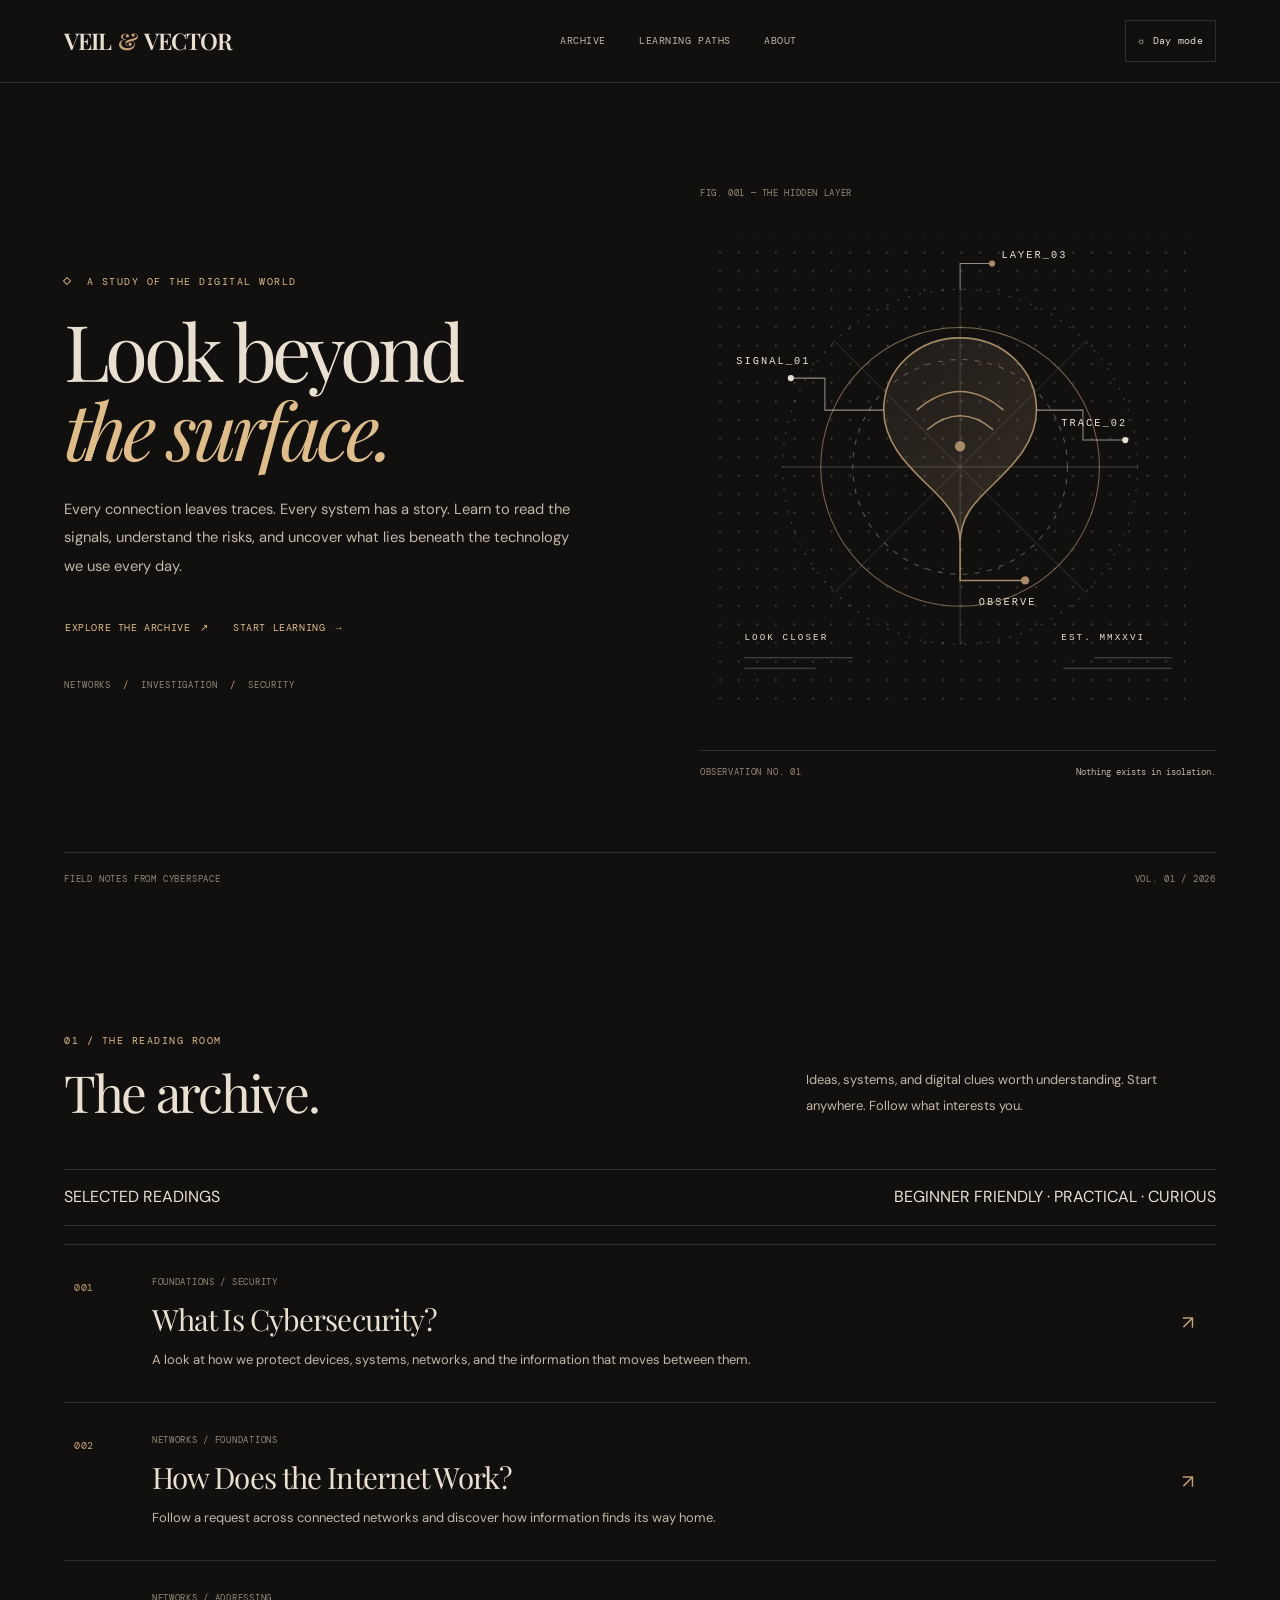
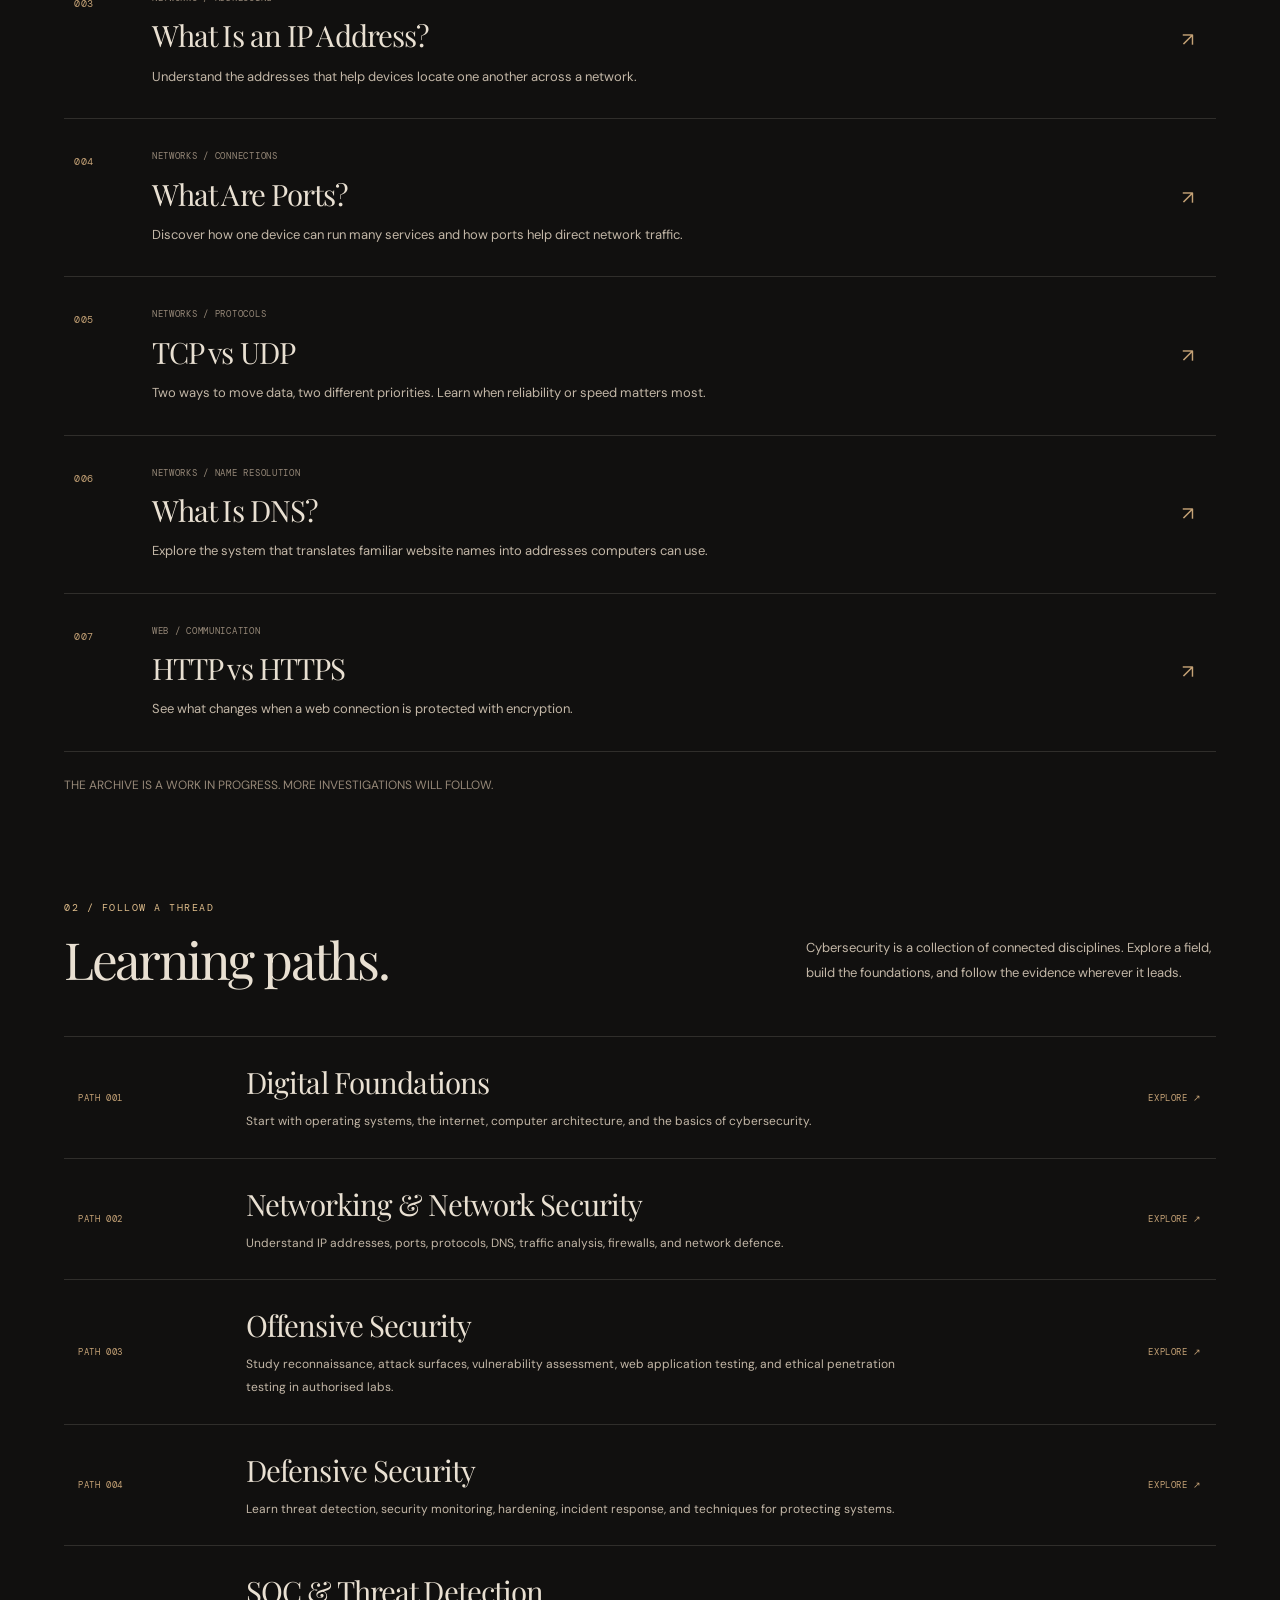
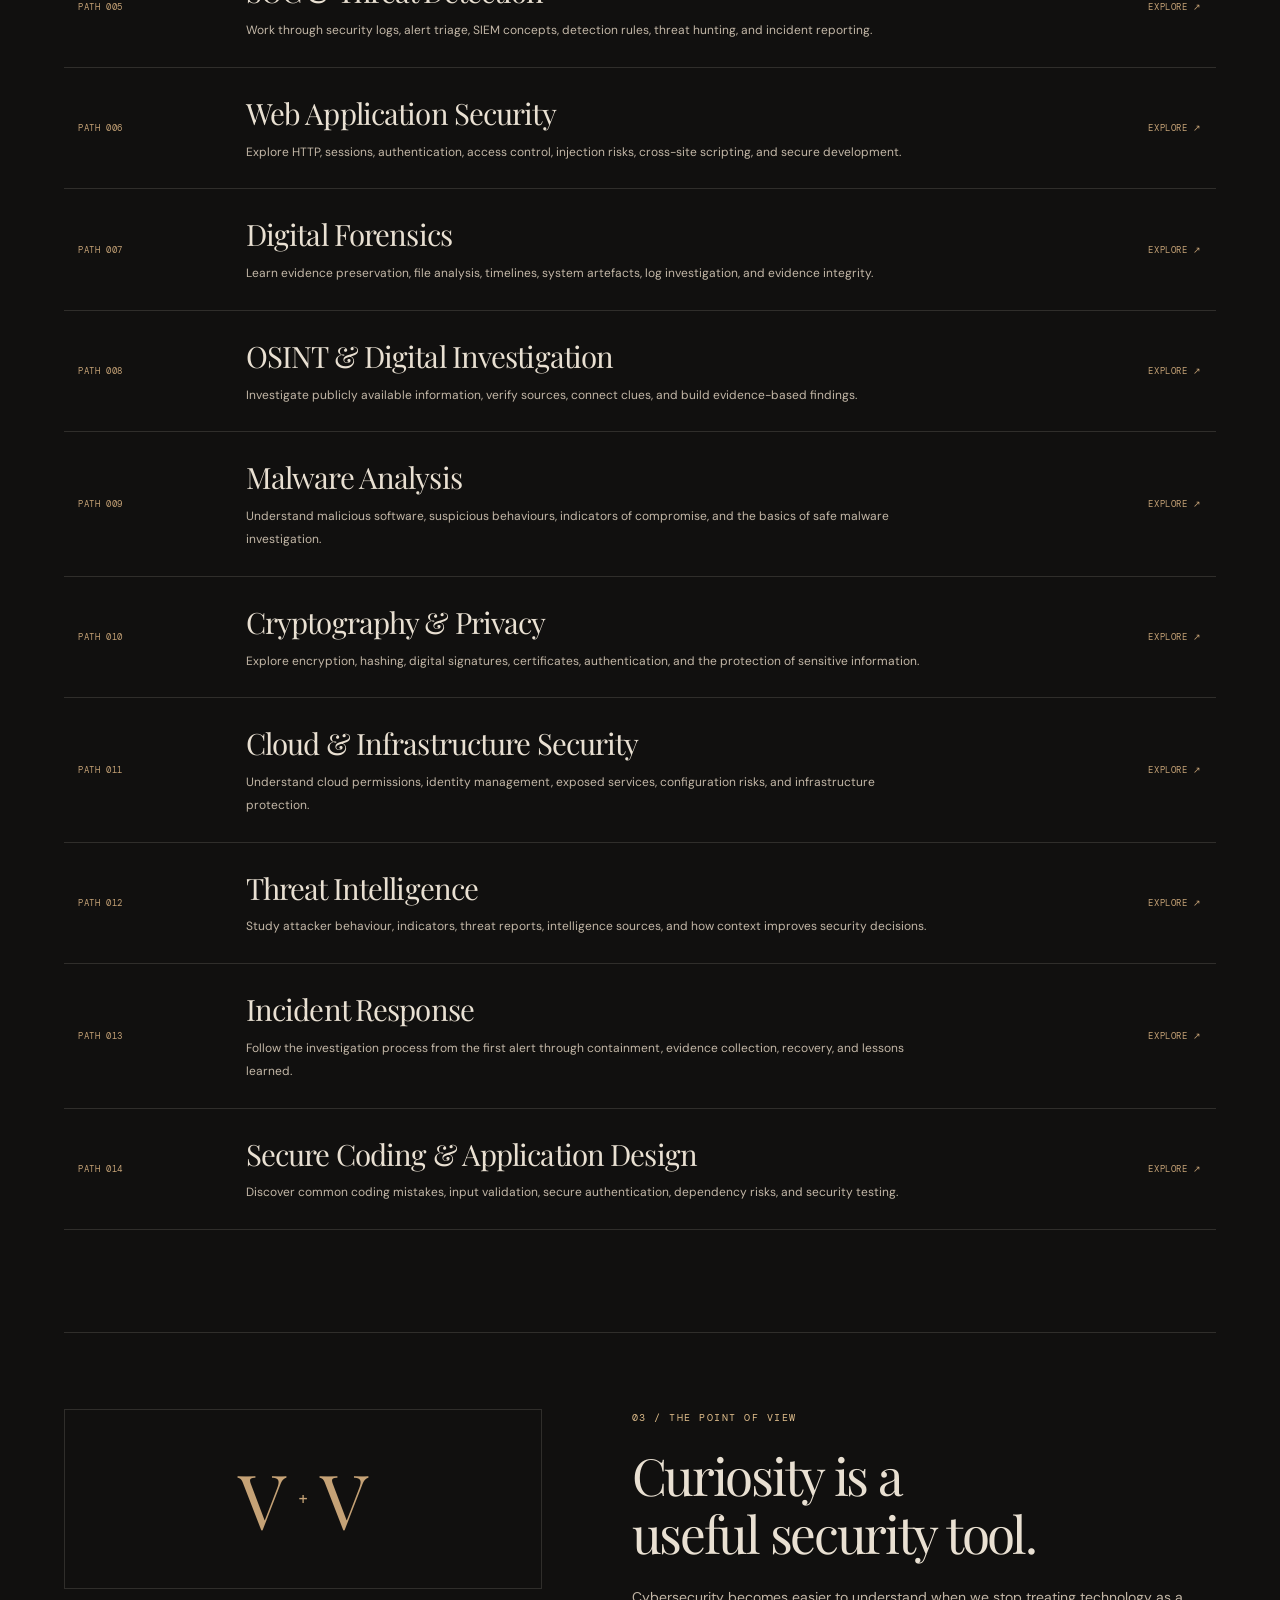
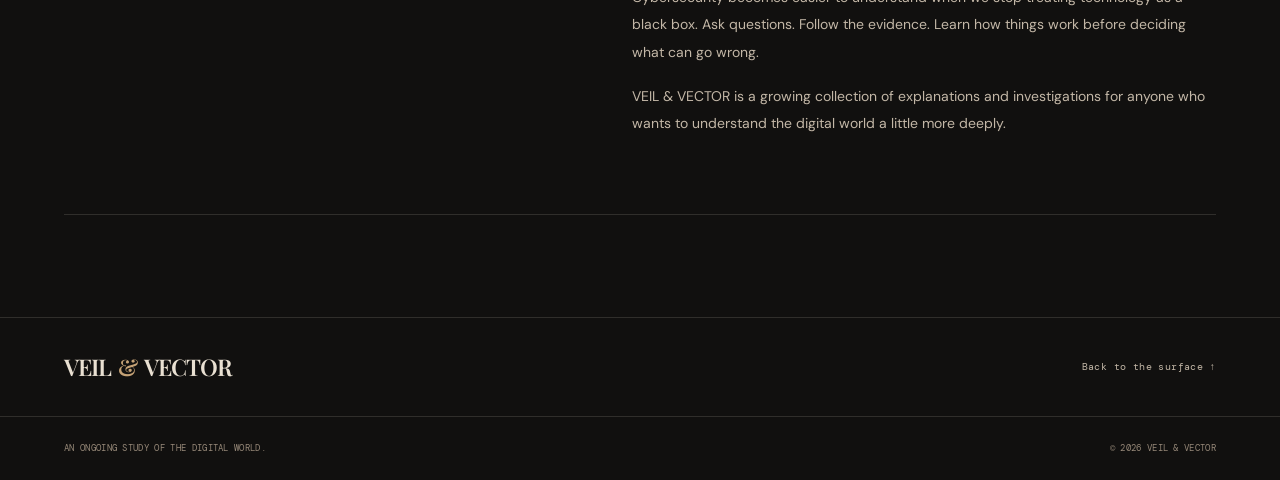
<file: index.html>
<!DOCTYPE html>
<html lang="en" data-theme="night">
<head>
  <meta charset="UTF-8">
  <meta name="viewport" content="width=device-width, initial-scale=1.0">

  <title>VEIL &amp; VECTOR — Cybersecurity, Beyond the Surface</title>
  <meta name="description" content="Explore cybersecurity through practical explanations, digital investigations, network security, and the hidden details behind how systems work.">
  <meta name="robots" content="index, follow">
  <meta name="theme-color" content="#171614">
  <meta name="google-site-verification" content="VnwtGO-2ifBd8pe6FTS__7HRQ8ZHNiSAUOtihjeQen8" />

  <!-- Keep your existing Google Search Console verification value here. -->
  <!-- <meta name="google-site-verification" content="YOUR_EXISTING_VERIFICATION_CODE"> -->

  <link rel="canonical" href="https://veilvector.github.io/">

  <meta property="og:title" content="VEIL &amp; VECTOR — Look beyond the surface.">
  <meta property="og:description" content="Explore cybersecurity, investigate digital clues, and understand what happens beneath the surface.">
  <meta property="og:type" content="website">
  <meta property="og:url" content="https://veilvector.github.io/">

  <link rel="preconnect" href="https://fonts.googleapis.com">
  <link rel="preconnect" href="https://fonts.gstatic.com" crossorigin>
  <link href="https://fonts.googleapis.com/css2?family=DM+Mono:wght@400;500&family=DM+Sans:wght@400;500;600;700&family=Playfair+Display:ital,wght@0,500;0,600;0,700;1,500;1,600&display=swap" rel="stylesheet">

  <link rel="stylesheet" href="style.css">

  <script>
    (() => {
      try {
        const savedTheme = localStorage.getItem("veil-vector-theme");
        if (savedTheme === "day" || savedTheme === "night") {
          document.documentElement.dataset.theme = savedTheme;
        }
      } catch (error) {
        // Keep the default theme if browser storage is unavailable.
      }
    })();
  </script>
</head>

<body>
  <a class="skip-link" href="#main">Skip to content</a>

  <header class="site-header">
    <div class="nav-wrap">
      <a class="wordmark" href="/" aria-label="VEIL & VECTOR home">
        VEIL <span>&amp;</span> VECTOR
      </a>

      <nav class="desktop-nav" aria-label="Main navigation">
        <a href="#archive">Archive</a>
        <a href="#learning-paths">Learning paths</a>
        <a href="#about">About</a>
      </nav>

      <div class="nav-controls">
        <button class="theme-toggle" id="theme-toggle" type="button" aria-label="Switch to day mode">
          <span class="theme-icon" aria-hidden="true">☼</span>
          <span class="theme-label">Day mode</span>
        </button>

        <button class="menu-toggle" id="menu-toggle" type="button"
          aria-expanded="false" aria-controls="mobile-nav" aria-label="Open navigation">
          <span></span>
          <span></span>
        </button>
      </div>
    </div>

    <nav class="mobile-nav" id="mobile-nav" aria-label="Mobile navigation" hidden>
      <a href="#archive">Archive</a>
      <a href="#learning-paths">Learning paths</a>
      <a href="#about">About</a>
    </nav>
  </header>

  <main id="main">
    <section class="hero">
      <div class="hero-grid">
        <div class="hero-copy">
          <p class="eyebrow"><span class="eyebrow-mark"></span> A study of the digital world</p>

          <h1>Look beyond <em>the surface.</em></h1>

          <p class="hero-description">
            Every connection leaves traces. Every system has a story.
            Learn to read the signals, understand the risks, and uncover
            what lies beneath the technology we use every day.
          </p>

          <div class="hero-actions">
            <a class="text-link" href="#archive">
              Explore the archive <span aria-hidden="true">↗</span>
            </a>
            <a class="text-link text-link-muted" href="#learning-paths">
              Start learning <span aria-hidden="true">→</span>
            </a>
          </div>

          <div class="hero-meta">
            <span>NETWORKS</span>
            <span class="meta-divider">/</span>
            <span>INVESTIGATION</span>
            <span class="meta-divider">/</span>
            <span>SECURITY</span>
          </div>
        </div>

        <div class="hero-art" aria-hidden="true">
          <div class="art-index">FIG. 001 — THE HIDDEN LAYER</div>

          <svg class="signal-art" viewBox="0 0 500 510" fill="none"
            xmlns="http://www.w3.org/2000/svg">
            <defs>
              <pattern id="dot-grid" width="18" height="18" patternUnits="userSpaceOnUse">
                <circle cx="1.5" cy="1.5" r="1" fill="currentColor" opacity=".24"/>
              </pattern>
              <linearGradient id="veil-shade" x1="70" y1="80" x2="410" y2="420"
                gradientUnits="userSpaceOnUse">
                <stop stop-color="#A78B68" stop-opacity=".04"/>
                <stop offset="1" stop-color="#A78B68" stop-opacity=".3"/>
              </linearGradient>
            </defs>

            <rect x="15" y="20" width="470" height="465" fill="url(#dot-grid)"/>

            <circle cx="252" cy="245" r="172" stroke="currentColor"
              stroke-opacity=".25" stroke-dasharray="2 9"/>
            <circle cx="252" cy="245" r="135" stroke="#A78B68"
              stroke-opacity=".7" stroke-width="1"/>
            <circle cx="252" cy="245" r="104" stroke="currentColor"
              stroke-opacity=".35" stroke-dasharray="5 7"/>

            <path d="M252 73 L252 417 M80 245 L424 245"
              stroke="currentColor" stroke-opacity=".2"/>
            <path d="M130 123 L374 367 M374 123 L130 367"
              stroke="currentColor" stroke-opacity=".13"/>

            <path d="M252 120
              C294 120 326 151 326 190
              C326 220 305 242 283 263
              C265 280 252 294 252 319
              C252 294 239 280 221 263
              C199 242 178 220 178 190
              C178 151 210 120 252 120Z"
              fill="url(#veil-shade)" stroke="#A78B68" stroke-width="1.5"/>

            <path d="M210 190 Q252 154 294 190"
              stroke="#A78B68" stroke-width="1.5"/>
            <path d="M220 209 Q252 182 284 209"
              stroke="#A78B68" stroke-width="1.5"/>
            <circle cx="252" cy="225" r="5" fill="#A78B68"/>

            <path d="M252 319 L252 355 L315 355"
              stroke="#A78B68" stroke-width="1.5"/>
            <circle cx="315" cy="355" r="4" fill="#A78B68"/>

            <path d="M178 190 L121 190 L121 159 L88 159"
              stroke="currentColor" stroke-opacity=".6"/>
            <circle cx="88" cy="159" r="3" fill="currentColor"/>

            <path d="M326 190 L371 190 L371 219 L412 219"
              stroke="currentColor" stroke-opacity=".6"/>
            <circle cx="412" cy="219" r="3" fill="currentColor"/>

            <path d="M252 73 L252 48 L283 48"
              stroke="currentColor" stroke-opacity=".6"/>
            <circle cx="283" cy="48" r="3" fill="#A78B68"/>

            <text x="35" y="145" fill="currentColor" font-size="10"
              font-family="monospace" letter-spacing="2">SIGNAL_01</text>
            <text x="350" y="205" fill="currentColor" font-size="10"
              font-family="monospace" letter-spacing="2">TRACE_02</text>
            <text x="292" y="43" fill="currentColor" font-size="10"
              font-family="monospace" letter-spacing="2">LAYER_03</text>
            <text x="270" y="379" fill="currentColor" font-size="10"
              font-family="monospace" letter-spacing="2">OBSERVE</text>

            <path d="M43 430 H148 M43 440 H112 M352 440 H457 M382 430 H457"
              stroke="currentColor" stroke-opacity=".3"/>
            <text x="43" y="413" fill="currentColor" font-size="9"
              font-family="monospace" letter-spacing="2">LOOK CLOSER</text>
            <text x="350" y="413" fill="currentColor" font-size="9"
              font-family="monospace" letter-spacing="2">EST. MMXXVI</text>
          </svg>

          <div class="art-caption">
            <span>OBSERVATION No. 01</span>
            <span>Nothing exists in isolation.</span>
          </div>
        </div>
      </div>

      <div class="hero-rule">
        <span>FIELD NOTES FROM CYBERSPACE</span>
        <span>VOL. 01 / 2026</span>
      </div>
    </section>

    <section class="section archive-section" id="archive">
      <div class="section-heading">
        <div>
          <p class="eyebrow">01 / THE READING ROOM</p>
          <h2>The archive<span class="heading-period">.</span></h2>
        </div>
        <p class="section-intro">
          Ideas, systems, and digital clues worth understanding.
          Start anywhere. Follow what interests you.
        </p>
      </div>

      <div class="archive-tools">
        <span>SELECTED READINGS</span>
        <span>BEGINNER FRIENDLY · PRACTICAL · CURIOUS</span>
      </div>

      <div class="archive-list">
        <a class="archive-row" href="/articles/what-is-cybersecurity.html">
          <span class="article-number">001</span>
          <span class="article-copy">
            <span class="article-category">FOUNDATIONS / SECURITY</span>
            <strong>What Is Cybersecurity?</strong>
            <span class="article-description">
              A look at how we protect devices, systems, networks, and the information that moves between them.
            </span>
          </span>
          <span class="row-arrow" aria-hidden="true">↗</span>
        </a>

        <a class="archive-row" href="/articles/how-does-the-internet-work.html">
          <span class="article-number">002</span>
          <span class="article-copy">
            <span class="article-category">NETWORKS / FOUNDATIONS</span>
            <strong>How Does the Internet Work?</strong>
            <span class="article-description">
              Follow a request across connected networks and discover how information finds its way home.
            </span>
          </span>
          <span class="row-arrow" aria-hidden="true">↗</span>
        </a>

        <a class="archive-row" href="/articles/what-is-an-ip-address.html">
          <span class="article-number">003</span>
          <span class="article-copy">
            <span class="article-category">NETWORKS / ADDRESSING</span>
            <strong>What Is an IP Address?</strong>
            <span class="article-description">
              Understand the addresses that help devices locate one another across a network.
            </span>
          </span>
          <span class="row-arrow" aria-hidden="true">↗</span>
        </a>

        <a class="archive-row" href="/articles/what-are-ports.html">
          <span class="article-number">004</span>
          <span class="article-copy">
            <span class="article-category">NETWORKS / CONNECTIONS</span>
            <strong>What Are Ports?</strong>
            <span class="article-description">
              Discover how one device can run many services and how ports help direct network traffic.
            </span>
          </span>
          <span class="row-arrow" aria-hidden="true">↗</span>
        </a>

        <a class="archive-row" href="/articles/tcp-vs-udp.html">
          <span class="article-number">005</span>
          <span class="article-copy">
            <span class="article-category">NETWORKS / PROTOCOLS</span>
            <strong>TCP vs UDP</strong>
            <span class="article-description">
              Two ways to move data, two different priorities. Learn when reliability or speed matters most.
            </span>
          </span>
          <span class="row-arrow" aria-hidden="true">↗</span>
        </a>

        <a class="archive-row" href="/articles/what-is-dns.html">
          <span class="article-number">006</span>
          <span class="article-copy">
            <span class="article-category">NETWORKS / NAME RESOLUTION</span>
            <strong>What Is DNS?</strong>
            <span class="article-description">
              Explore the system that translates familiar website names into addresses computers can use.
            </span>
          </span>
          <span class="row-arrow" aria-hidden="true">↗</span>
        </a>

        <a class="archive-row" href="/articles/http-vs-https.html">
          <span class="article-number">007</span>
          <span class="article-copy">
            <span class="article-category">WEB / COMMUNICATION</span>
            <strong>HTTP vs HTTPS</strong>
            <span class="article-description">
              See what changes when a web connection is protected with encryption.
            </span>
          </span>
          <span class="row-arrow" aria-hidden="true">↗</span>
        </a>
      </div>

      <p class="archive-note">
        THE ARCHIVE IS A WORK IN PROGRESS. MORE INVESTIGATIONS WILL FOLLOW.
      </p>
    </section>

    
         
      
<section class="section paths-section" id="learning-paths">
  <div class="section-heading">
    <div>
      <p class="eyebrow">02 / FOLLOW A THREAD</p>
      <h2>Learning paths<span class="heading-period">.</span></h2>
    </div>

    <p class="section-intro">
      Cybersecurity is a collection of connected disciplines.
      Explore a field, build the foundations, and follow the evidence
      wherever it leads.
    </p>
  </div>

  <div class="path-list">

    <a class="path-row" href="#archive">
      <span class="path-index">PATH 001</span>
      <span class="path-main">
        <strong>Digital Foundations</strong>
        <span>Start with operating systems, the internet, computer architecture, and the basics of cybersecurity.</span>
      </span>
      <span class="path-cta">Explore ↗</span>
    </a>

    <a class="path-row" href="#archive">
      <span class="path-index">PATH 002</span>
      <span class="path-main">
        <strong>Networking &amp; Network Security</strong>
        <span>Understand IP addresses, ports, protocols, DNS, traffic analysis, firewalls, and network defence.</span>
      </span>
      <span class="path-cta">Explore ↗</span>
    </a>

    <a class="path-row" href="#archive">
      <span class="path-index">PATH 003</span>
      <span class="path-main">
        <strong>Offensive Security</strong>
        <span>Study reconnaissance, attack surfaces, vulnerability assessment, web application testing, and ethical penetration testing in authorised labs.</span>
      </span>
      <span class="path-cta">Explore ↗</span>
    </a>

    <a class="path-row" href="#archive">
      <span class="path-index">PATH 004</span>
      <span class="path-main">
        <strong>Defensive Security</strong>
        <span>Learn threat detection, security monitoring, hardening, incident response, and techniques for protecting systems.</span>
      </span>
      <span class="path-cta">Explore ↗</span>
    </a>

    <a class="path-row" href="#archive">
      <span class="path-index">PATH 005</span>
      <span class="path-main">
        <strong>SOC &amp; Threat Detection</strong>
        <span>Work through security logs, alert triage, SIEM concepts, detection rules, threat hunting, and incident reporting.</span>
      </span>
      <span class="path-cta">Explore ↗</span>
    </a>

    <a class="path-row" href="#archive">
      <span class="path-index">PATH 006</span>
      <span class="path-main">
        <strong>Web Application Security</strong>
        <span>Explore HTTP, sessions, authentication, access control, injection risks, cross-site scripting, and secure development.</span>
      </span>
      <span class="path-cta">Explore ↗</span>
    </a>

    <a class="path-row" href="#archive">
      <span class="path-index">PATH 007</span>
      <span class="path-main">
        <strong>Digital Forensics</strong>
        <span>Learn evidence preservation, file analysis, timelines, system artefacts, log investigation, and evidence integrity.</span>
      </span>
      <span class="path-cta">Explore ↗</span>
    </a>

    <a class="path-row" href="/articles/what-is-osint.html">
      <span class="path-index">PATH 008</span>
      <span class="path-main">
        <strong>OSINT &amp; Digital Investigation</strong>
        <span>Investigate publicly available information, verify sources, connect clues, and build evidence-based findings.</span>
      </span>
      <span class="path-cta">Explore ↗</span>
    </a>

    <a class="path-row" href="#archive">
      <span class="path-index">PATH 009</span>
      <span class="path-main">
        <strong>Malware Analysis</strong>
        <span>Understand malicious software, suspicious behaviours, indicators of compromise, and the basics of safe malware investigation.</span>
      </span>
      <span class="path-cta">Explore ↗</span>
    </a>

    <a class="path-row" href="#archive">
      <span class="path-index">PATH 010</span>
      <span class="path-main">
        <strong>Cryptography &amp; Privacy</strong>
        <span>Explore encryption, hashing, digital signatures, certificates, authentication, and the protection of sensitive information.</span>
      </span>
      <span class="path-cta">Explore ↗</span>
    </a>

    <a class="path-row" href="#archive">
      <span class="path-index">PATH 011</span>
      <span class="path-main">
        <strong>Cloud &amp; Infrastructure Security</strong>
        <span>Understand cloud permissions, identity management, exposed services, configuration risks, and infrastructure protection.</span>
      </span>
      <span class="path-cta">Explore ↗</span>
    </a>

    <a class="path-row" href="#archive">
      <span class="path-index">PATH 012</span>
      <span class="path-main">
        <strong>Threat Intelligence</strong>
        <span>Study attacker behaviour, indicators, threat reports, intelligence sources, and how context improves security decisions.</span>
      </span>
      <span class="path-cta">Explore ↗</span>
    </a>

    <a class="path-row" href="#archive">
      <span class="path-index">PATH 013</span>
      <span class="path-main">
        <strong>Incident Response</strong>
        <span>Follow the investigation process from the first alert through containment, evidence collection, recovery, and lessons learned.</span>
      </span>
      <span class="path-cta">Explore ↗</span>
    </a>

    <a class="path-row" href="#archive">
      <span class="path-index">PATH 014</span>
      <span class="path-main">
        <strong>Secure Coding &amp; Application Design</strong>
        <span>Discover common coding mistakes, input validation, secure authentication, dependency risks, and security testing.</span>
      </span>
      <span class="path-cta">Explore ↗</span>
    </a>

  </div>
</section>
    <section class="section manifesto-section" id="about">
      <div class="manifesto-grid">
        <div class="manifesto-stamp" aria-hidden="true">
          <span>V</span>
          <span class="stamp-cross">+</span>
          <span>V</span>
        </div>

        <div class="manifesto-copy">
          <p class="eyebrow">03 / THE POINT OF VIEW</p>
          <h2>Curiosity is a useful security tool.</h2>
          <p>
            Cybersecurity becomes easier to understand when we stop treating
            technology as a black box. Ask questions. Follow the evidence.
            Learn how things work before deciding what can go wrong.
          </p>
          <p>
            VEIL &amp; VECTOR is a growing collection of explanations and
            investigations for anyone who wants to understand the digital
            world a little more deeply.
          </p>
        </div>
      </div>
    </section>
  </main>

  <footer class="site-footer">
    <div class="footer-top">
      <a class="wordmark footer-wordmark" href="/" aria-label="VEIL & VECTOR home">
        VEIL <span>&amp;</span> VECTOR
      </a>
      <a class="back-to-top" href="#main">Back to the surface ↑</a>
    </div>

    <div class="footer-bottom">
      <span>AN ONGOING STUDY OF THE DIGITAL WORLD.</span>
      <span>© <span id="current-year">2026</span> VEIL &amp; VECTOR</span>
    </div>
  </footer>

  <script>
    const root = document.documentElement;
    const themeToggle = document.getElementById("theme-toggle");
    const themeLabel = themeToggle.querySelector(".theme-label");
    const themeIcon = themeToggle.querySelector(".theme-icon");

    function updateThemeButton() {
      const isDay = root.dataset.theme === "day";
      themeLabel.textContent = isDay ? "Night mode" : "Day mode";
      themeIcon.textContent = isDay ? "☾" : "☼";
      themeToggle.setAttribute(
        "aria-label",
        isDay ? "Switch to night mode" : "Switch to day mode"
      );
    }

    themeToggle.addEventListener("click", () => {
      const nextTheme = root.dataset.theme === "day" ? "night" : "day";
      root.dataset.theme = nextTheme;

      try {
        localStorage.setItem("veil-vector-theme", nextTheme);
      } catch (error) {
        // Theme still changes for this page view if storage is unavailable.
      }

      updateThemeButton();
    });

    const menuToggle = document.getElementById("menu-toggle");
    const mobileNav = document.getElementById("mobile-nav");

    menuToggle.addEventListener("click", () => {
      const isExpanded = menuToggle.getAttribute("aria-expanded") === "true";
      menuToggle.setAttribute("aria-expanded", String(!isExpanded));
      menuToggle.setAttribute(
        "aria-label",
        isExpanded ? "Open navigation" : "Close navigation"
      );
      mobileNav.hidden = isExpanded;
    });

    mobileNav.querySelectorAll("a").forEach((link) => {
      link.addEventListener("click", () => {
        mobileNav.hidden = true;
        menuToggle.setAttribute("aria-expanded", "false");
        menuToggle.setAttribute("aria-label", "Open navigation");
      });
    });

    document.getElementById("current-year").textContent =
      new Date().getFullYear();

    updateThemeButton();
  </script>
</body>
</html>
</file>
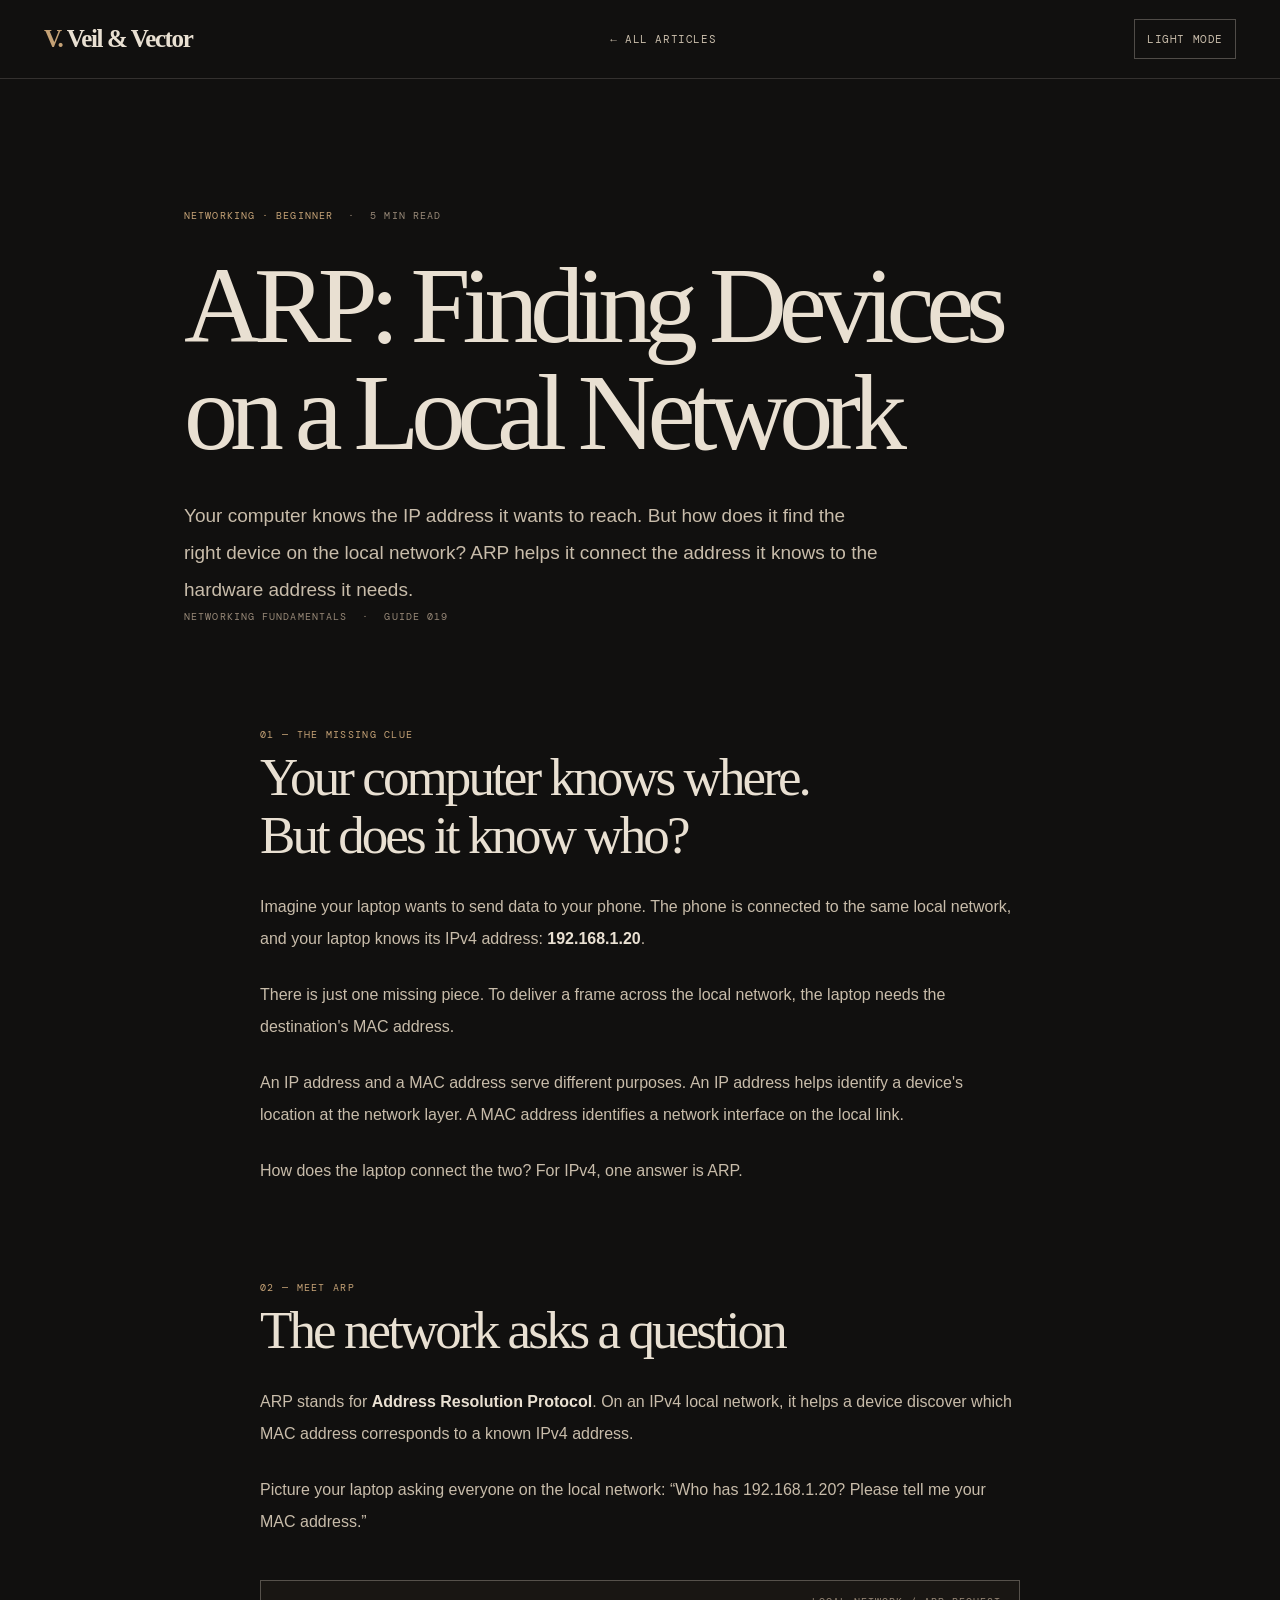
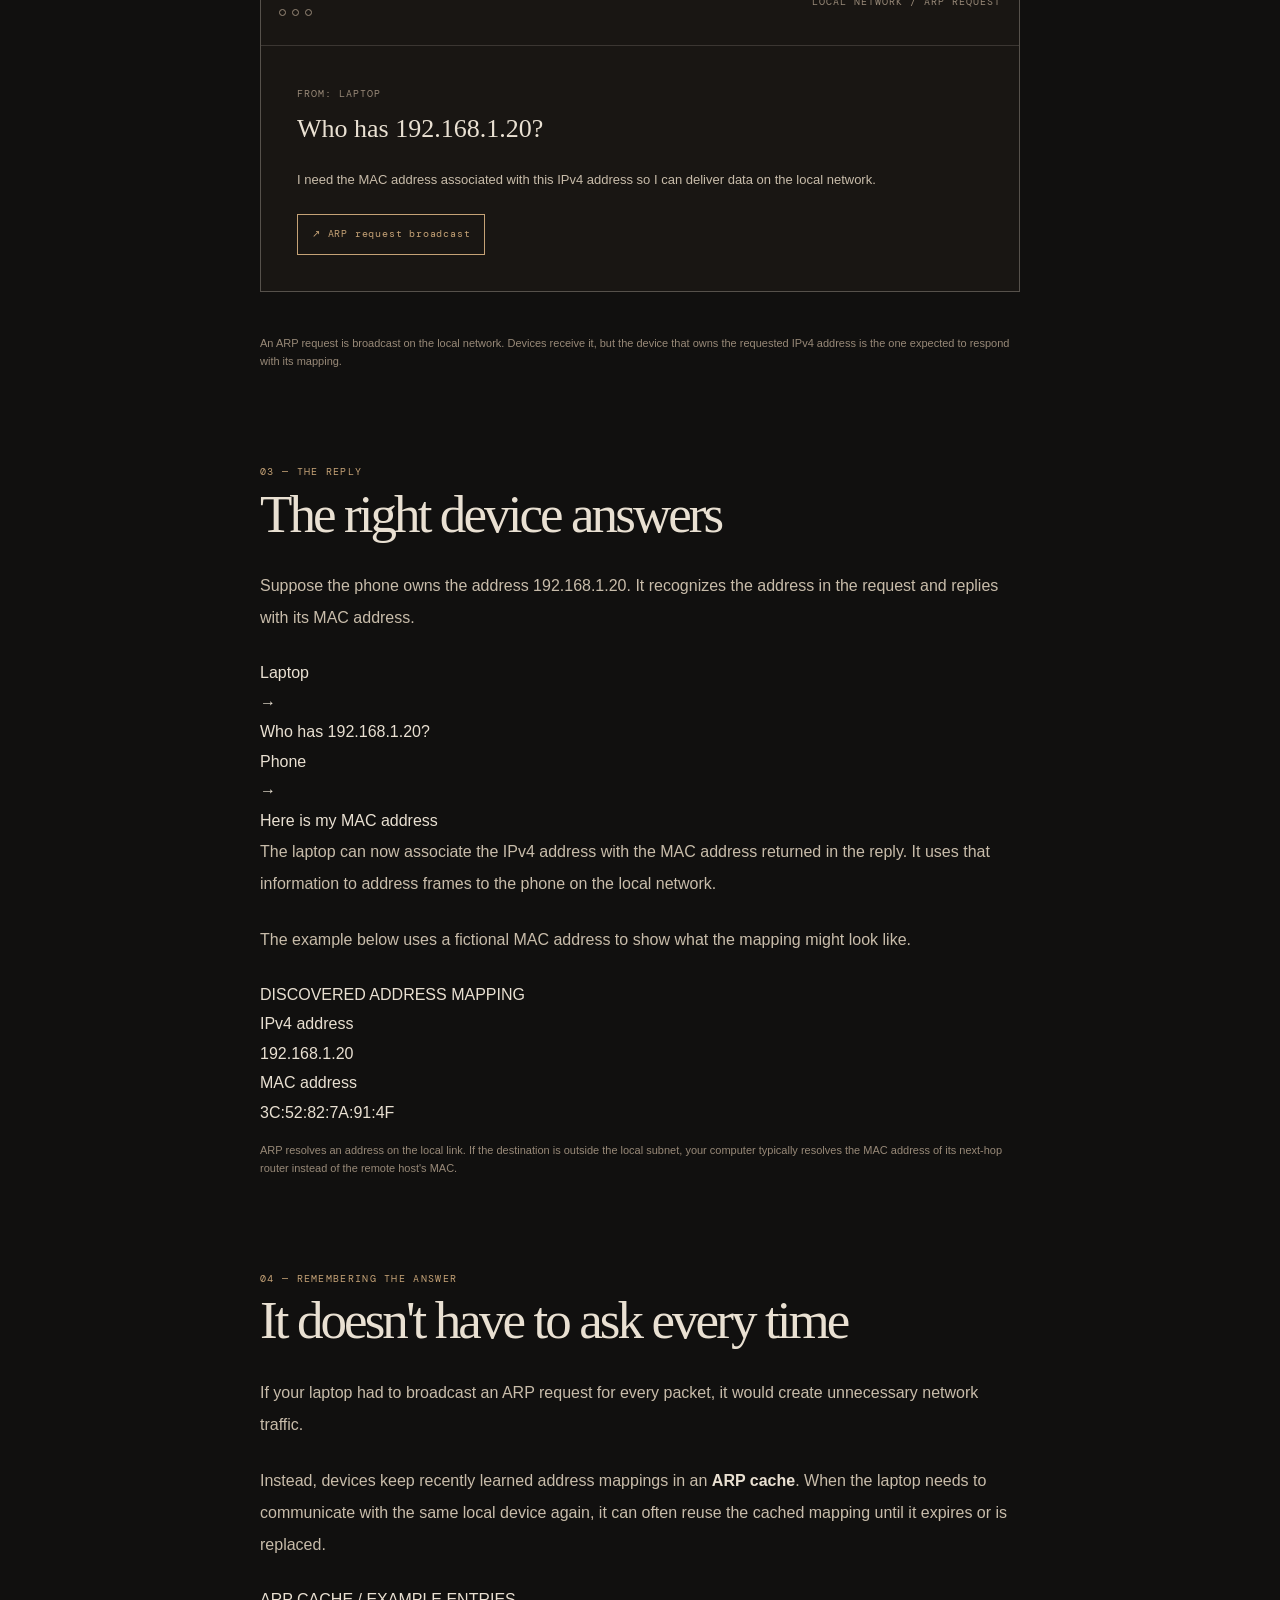
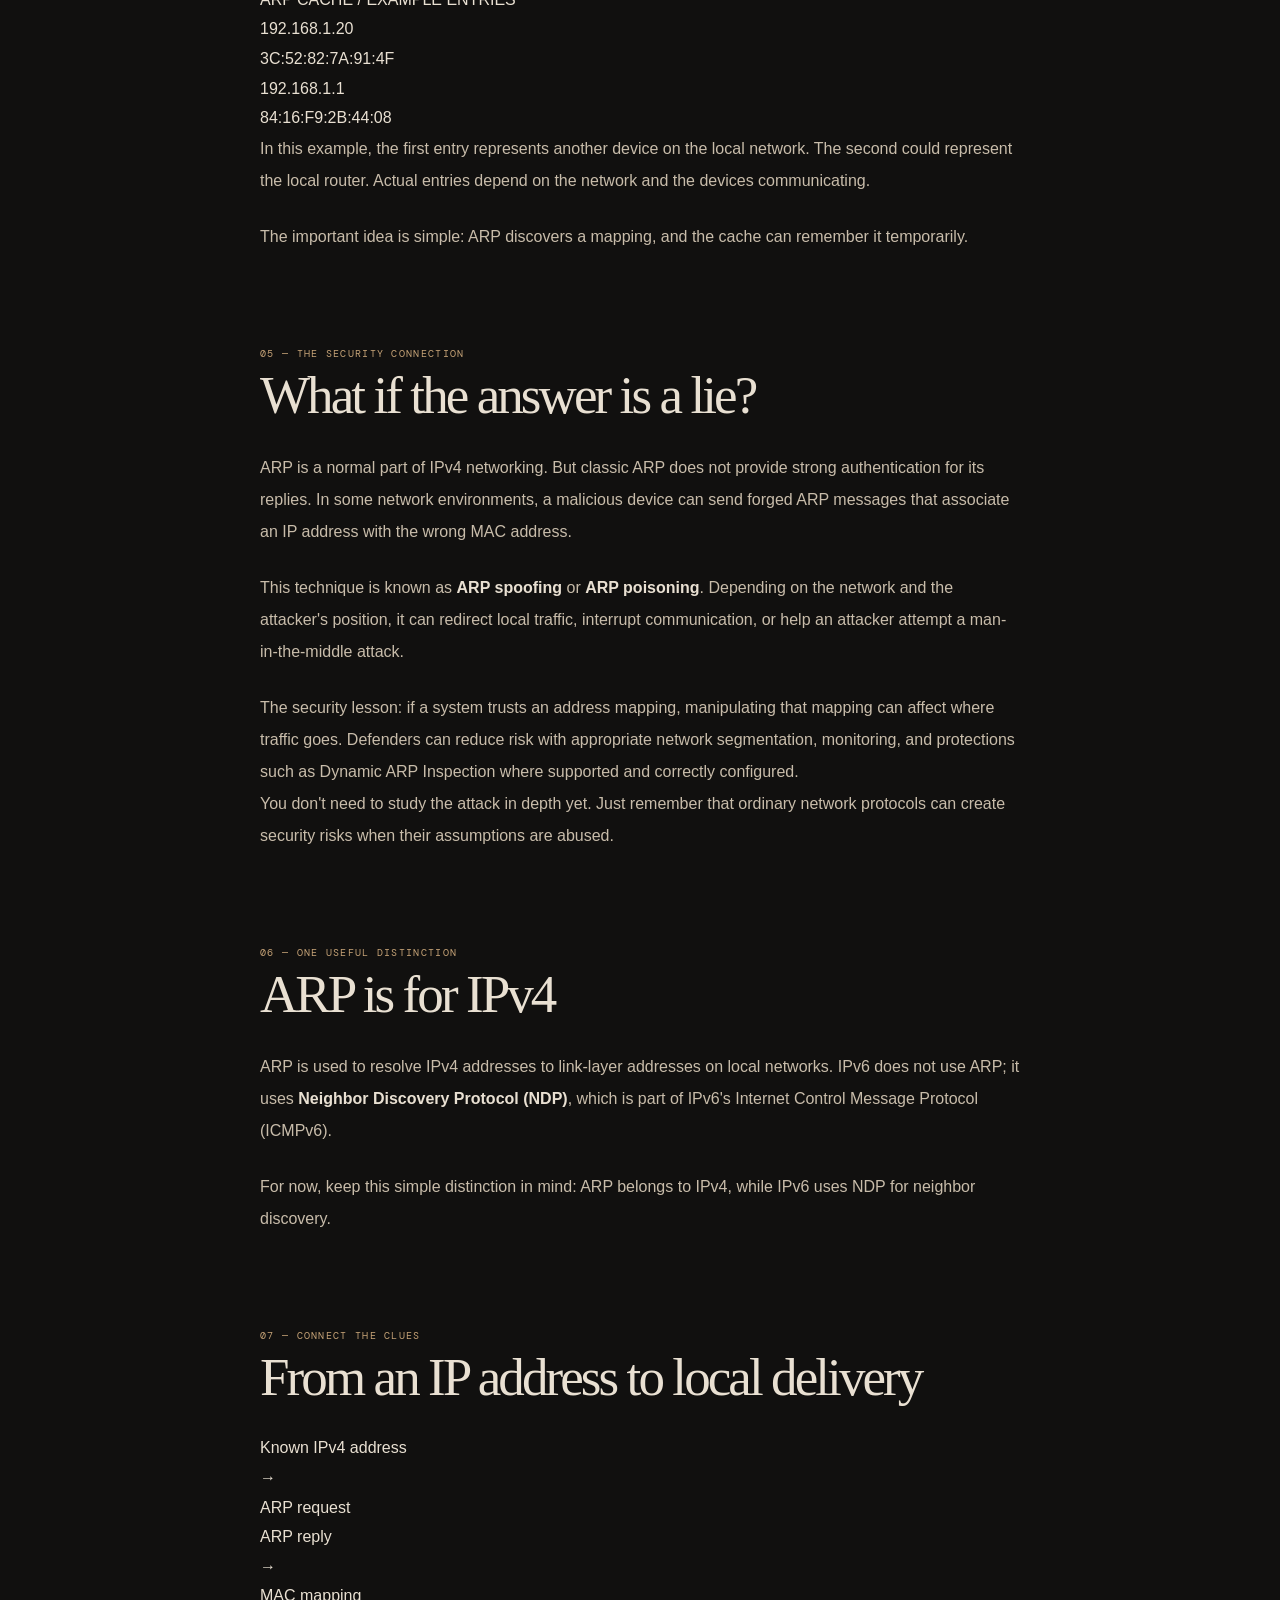
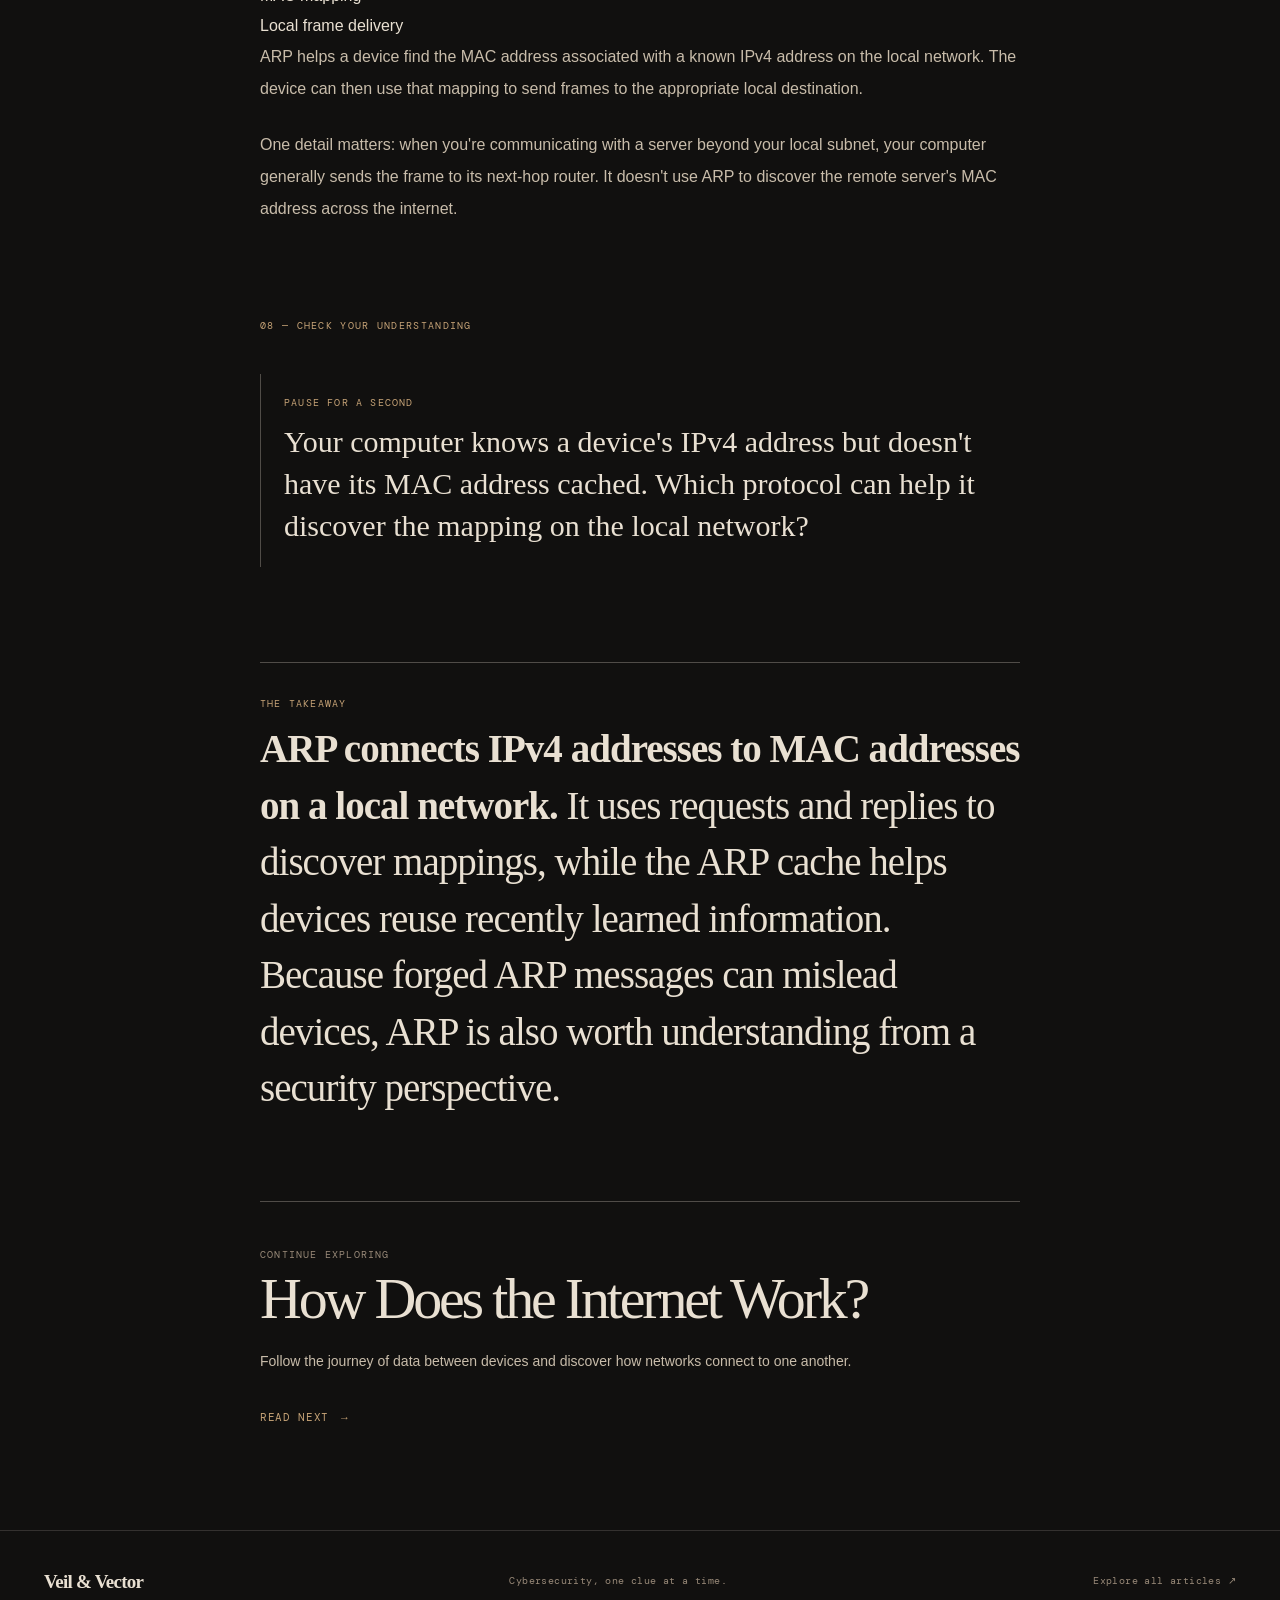
<file: articles/arp.html>
<!DOCTYPE html>
<html lang="en" data-theme="dark">
<head>
  <meta charset="UTF-8">
  <meta name="viewport" content="width=device-width, initial-scale=1.0">

  <title>What Is ARP? Finding Devices on a Local Network | Veil &amp; Vector</title>
  <meta name="description" content="Learn how ARP maps IPv4 addresses to MAC addresses on a local network, how ARP requests and replies work, and why ARP spoofing matters for cybersecurity.">
  <meta name="author" content="Veil &amp; Vector">
  <meta name="theme-color" content="#11100f">
  <meta name="robots" content="index, follow">

  <!-- Keep this canonical URL if it matches your published article URL. -->
  <link rel="canonical" href="https://kscybsec.github.io/articles/what-is-arp.html">

  <link rel="preconnect" href="https://fonts.googleapis.com">
  <link rel="preconnect" href="https://fonts.gstatic.com" crossorigin>
  <link href="https://fonts.googleapis.com/css2?family=DM+Mono:wght@400;500&family=DM+Sans:wght@400;500;600;700&family=Playfair+Display:wght@500;600;700&display=swap" rel="stylesheet">

  <link rel="stylesheet" href="../article.css">
</head>

<body>

  <header class="site-header">
    <div class="nav-inner">
      <a class="brand" href="../index.html" aria-label="Veil & Vector homepage">
        <span class="brand-mark" aria-hidden="true">V.</span>
        <span>Veil &amp; Vector</span>
      </a>

      <a class="back-link" href="../index.html#articles">
        <span aria-hidden="true">←</span> All articles
      </a>

      <button
        class="theme-toggle"
        id="theme-toggle"
        type="button"
        aria-label="Switch to light theme"
        title="Toggle light and dark themes"
      >
        <span class="theme-icon" aria-hidden="true">☼</span>
        <span class="theme-text">Light</span>
      </button>
    </div>
  </header>

  <div class="progress-track" aria-hidden="true">
    <div class="progress" id="progress"></div>
  </div>

  <main>

    <header class="article-header">
      <div class="article-meta">
        <span class="category">Networking · Beginner</span>
        <span aria-hidden="true">·</span>
        <span>5 min read</span>
      </div>

      <h1>ARP: Finding Devices on a Local Network</h1>

      <p class="article-intro">
        Your computer knows the IP address it wants to reach. But how does it
        find the right device on the local network? ARP helps it connect the
        address it knows to the hardware address it needs.
      </p>

      <div class="article-meta">
        <span>Networking fundamentals</span>
        <span aria-hidden="true">·</span>
        <span>Guide 019</span>
      </div>
    </header>

    <article>

      <section class="story-section reveal">
        <span class="section-index">01 — The missing clue</span>

        <h2>Your computer knows where. But does it know who?</h2>

        <p>
          Imagine your laptop wants to send data to your phone. The phone is
          connected to the same local network, and your laptop knows its IPv4
          address: <strong>192.168.1.20</strong>.
        </p>

        <p>
          There is just one missing piece. To deliver a frame across the local
          network, the laptop needs the destination's MAC address.
        </p>

        <p>
          An IP address and a MAC address serve different purposes. An IP
          address helps identify a device's location at the network layer.
          A MAC address identifies a network interface on the local link.
        </p>

        <p>
          How does the laptop connect the two? For IPv4, one answer is ARP.
        </p>
      </section>

      <section class="story-section reveal">
        <span class="section-index">02 — Meet ARP</span>

        <h2>The network asks a question</h2>

        <p>
          ARP stands for <strong>Address Resolution Protocol</strong>. On an
          IPv4 local network, it helps a device discover which MAC address
          corresponds to a known IPv4 address.
        </p>

        <p>
          Picture your laptop asking everyone on the local network:
          “Who has 192.168.1.20? Please tell me your MAC address.”
        </p>

        <div class="email-visual" role="img" aria-label="Illustration of a laptop broadcasting an ARP request asking which device owns IPv4 address 192.168.1.20">

          <div class="email-top">
            <div class="email-dots" aria-hidden="true">
              <span></span>
              <span></span>
              <span></span>
            </div>
            <span class="email-caption">LOCAL NETWORK / ARP REQUEST</span>
          </div>

          <div class="email-body">
            <div class="email-from">
              <span class="email-caption">FROM: LAPTOP</span>
              <span class="status-indicator" aria-hidden="true"></span>
            </div>

            <div class="email-subject">
              Who has 192.168.1.20?
            </div>

            <div class="email-message">
              I need the MAC address associated with this IPv4 address
              so I can deliver data on the local network.
            </div>

            <div class="fake-button">
              <span aria-hidden="true">↗</span>
              ARP request broadcast
            </div>
          </div>
        </div>

        <p class="visual-note">
          An ARP request is broadcast on the local network. Devices receive
          it, but the device that owns the requested IPv4 address is the one
          expected to respond with its mapping.
        </p>
      </section>

      <section class="story-section reveal">
        <span class="section-index">03 — The reply</span>

        <h2>The right device answers</h2>

        <p>
          Suppose the phone owns the address 192.168.1.20. It recognizes the
          address in the request and replies with its MAC address.
        </p>

        <div class="flow">
          <div class="flow-row">
            <div class="flow-item">Laptop</div>
            <div class="flow-arrow">→</div>
            <div class="flow-item highlight">Who has 192.168.1.20?</div>
          </div>

          <div class="flow-row">
            <div class="flow-item">Phone</div>
            <div class="flow-arrow">→</div>
            <div class="flow-item highlight">Here is my MAC address</div>
          </div>
        </div>

        <p>
          The laptop can now associate the IPv4 address with the MAC address
          returned in the reply. It uses that information to address frames
          to the phone on the local network.
        </p>

        <p>
          The example below uses a fictional MAC address to show what the
          mapping might look like.
        </p>

        <div class="cache-visual">
          <div class="cache-title">DISCOVERED ADDRESS MAPPING</div>

          <div class="cache-row">
            <div>IPv4 address</div>
            <div>192.168.1.20</div>
          </div>

          <div class="cache-row">
            <div>MAC address</div>
            <div>3C:52:82:7A:91:4F</div>
          </div>
        </div>

        <p class="visual-note">
          ARP resolves an address on the local link. If the destination is
          outside the local subnet, your computer typically resolves the
          MAC address of its next-hop router instead of the remote host's MAC.
        </p>
      </section>

      <section class="story-section reveal">
        <span class="section-index">04 — Remembering the answer</span>

        <h2>It doesn't have to ask every time</h2>

        <p>
          If your laptop had to broadcast an ARP request for every packet,
          it would create unnecessary network traffic.
        </p>

        <p>
          Instead, devices keep recently learned address mappings in an
          <strong>ARP cache</strong>. When the laptop needs to communicate
          with the same local device again, it can often reuse the cached
          mapping until it expires or is replaced.
        </p>

        <div class="cache-visual">
          <div class="cache-title">ARP CACHE / EXAMPLE ENTRIES</div>

          <div class="cache-row">
            <div>192.168.1.20</div>
            <div>3C:52:82:7A:91:4F</div>
          </div>

          <div class="cache-row">
            <div>192.168.1.1</div>
            <div>84:16:F9:2B:44:08</div>
          </div>
        </div>

        <p>
          In this example, the first entry represents another device on the
          local network. The second could represent the local router.
          Actual entries depend on the network and the devices communicating.
        </p>

        <p>
          The important idea is simple: ARP discovers a mapping, and the
          cache can remember it temporarily.
        </p>
      </section>

      <section class="story-section reveal">
        <span class="section-index">05 — The security connection</span>

        <h2>What if the answer is a lie?</h2>

        <p>
          ARP is a normal part of IPv4 networking. But classic ARP does not
          provide strong authentication for its replies. In some network
          environments, a malicious device can send forged ARP messages
          that associate an IP address with the wrong MAC address.
        </p>

        <p>
          This technique is known as <strong>ARP spoofing</strong> or
          <strong>ARP poisoning</strong>. Depending on the network and the
          attacker's position, it can redirect local traffic, interrupt
          communication, or help an attacker attempt a man-in-the-middle attack.
        </p>

        <div class="security-note">
          <p>
            The security lesson: if a system trusts an address mapping,
            manipulating that mapping can affect where traffic goes.
            Defenders can reduce risk with appropriate network segmentation,
            monitoring, and protections such as Dynamic ARP Inspection where
            supported and correctly configured.
          </p>
        </div>

        <p>
          You don't need to study the attack in depth yet. Just remember that
          ordinary network protocols can create security risks when their
          assumptions are abused.
        </p>
      </section>

      <section class="story-section reveal">
        <span class="section-index">06 — One useful distinction</span>

        <h2>ARP is for IPv4</h2>

        <p>
          ARP is used to resolve IPv4 addresses to link-layer addresses on
          local networks. IPv6 does not use ARP; it uses
          <strong>Neighbor Discovery Protocol (NDP)</strong>, which is part
          of IPv6's Internet Control Message Protocol (ICMPv6).
        </p>

        <p>
          For now, keep this simple distinction in mind: ARP belongs to IPv4,
          while IPv6 uses NDP for neighbor discovery.
        </p>
      </section>

      <section class="story-section reveal">
        <span class="section-index">07 — Connect the clues</span>

        <h2>From an IP address to local delivery</h2>

        <div class="flow">
          <div class="flow-row">
            <div class="flow-item">Known IPv4 address</div>
            <div class="flow-arrow">→</div>
            <div class="flow-item highlight">ARP request</div>
          </div>

          <div class="flow-row">
            <div class="flow-item">ARP reply</div>
            <div class="flow-arrow">→</div>
            <div class="flow-item highlight">MAC mapping</div>
          </div>

          <div class="flow-row">
            <div class="flow-item">Local frame delivery</div>
          </div>
        </div>

        <p>
          ARP helps a device find the MAC address associated with a known
          IPv4 address on the local network. The device can then use that
          mapping to send frames to the appropriate local destination.
        </p>

        <p>
          One detail matters: when you're communicating with a server beyond
          your local subnet, your computer generally sends the frame to its
          next-hop router. It doesn't use ARP to discover the remote server's
          MAC address across the internet.
        </p>
      </section>

      <section class="story-section reveal">
        <span class="section-index">08 — Check your understanding</span>

        <div class="question">
          <span class="question-label">PAUSE FOR A SECOND</span>
          <p>
            Your computer knows a device's IPv4 address but doesn't have its
            MAC address cached. Which protocol can help it discover the
            mapping on the local network?
          </p>
        </div>

        <div class="takeaway">
          <span class="takeaway-label">THE TAKEAWAY</span>
          <p>
            <strong>ARP connects IPv4 addresses to MAC addresses on a local
            network.</strong> It uses requests and replies to discover
            mappings, while the ARP cache helps devices reuse recently
            learned information. Because forged ARP messages can mislead
            devices, ARP is also worth understanding from a security
            perspective.
          </p>
        </div>
      </section>

    </article>

    <section class="next-article reveal">
      <div class="next-inner">
        <div>
          <span class="next-label">Continue exploring</span>
          <h2 class="next-title">How Does the Internet Work?</h2>
          <p class="next-description">
            Follow the journey of data between devices and discover how
            networks connect to one another.
          </p>
        </div>

        <a class="next-link" href="how-does-the-internet-work.html">
          Read next <span aria-hidden="true">→</span>
        </a>
      </div>
    </section>

  </main>

  <footer class="site-footer">
    <div class="footer-inner">
      <a class="footer-brand" href="../index.html">Veil &amp; Vector</a>
      <p>Cybersecurity, one clue at a time.</p>
      <a href="../index.html#articles">Explore all articles ↗</a>
    </div>
  </footer>

  <script src="../article.js" defer></script>

</body>
</html>
</file>
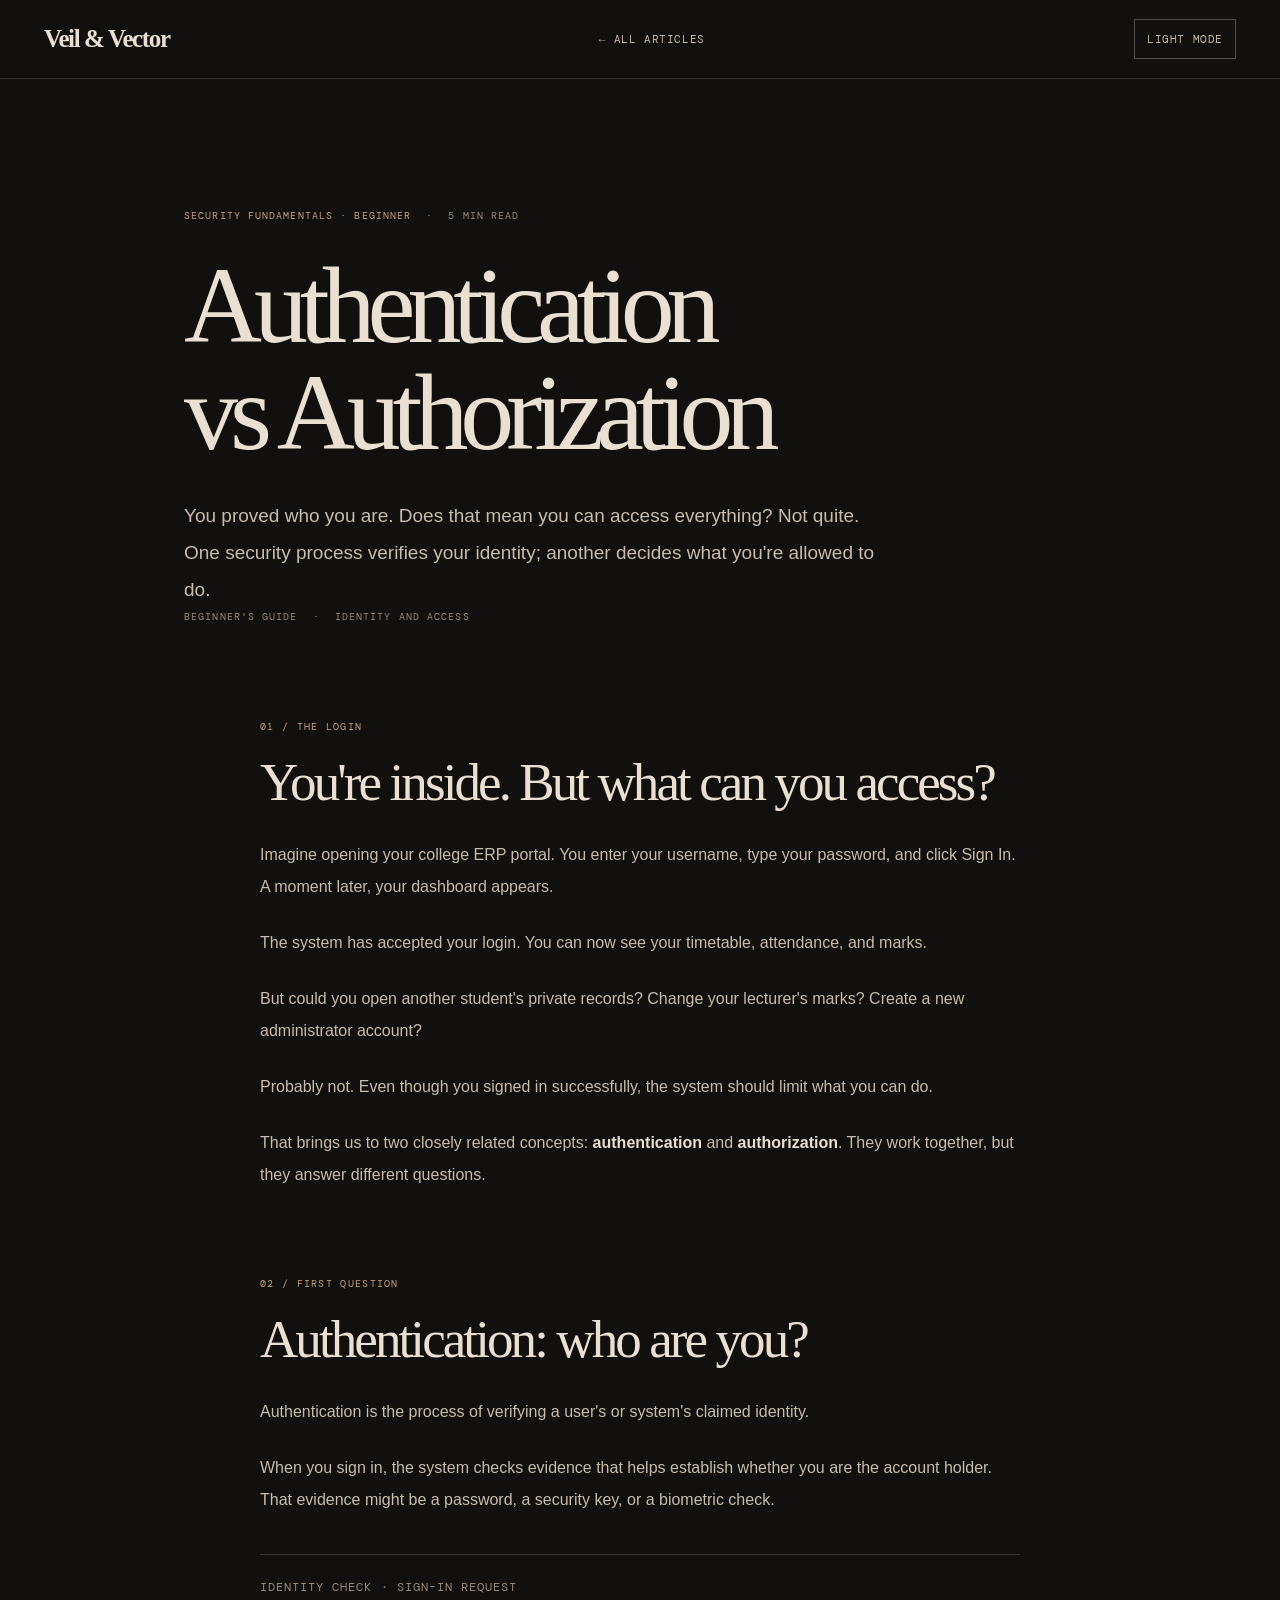
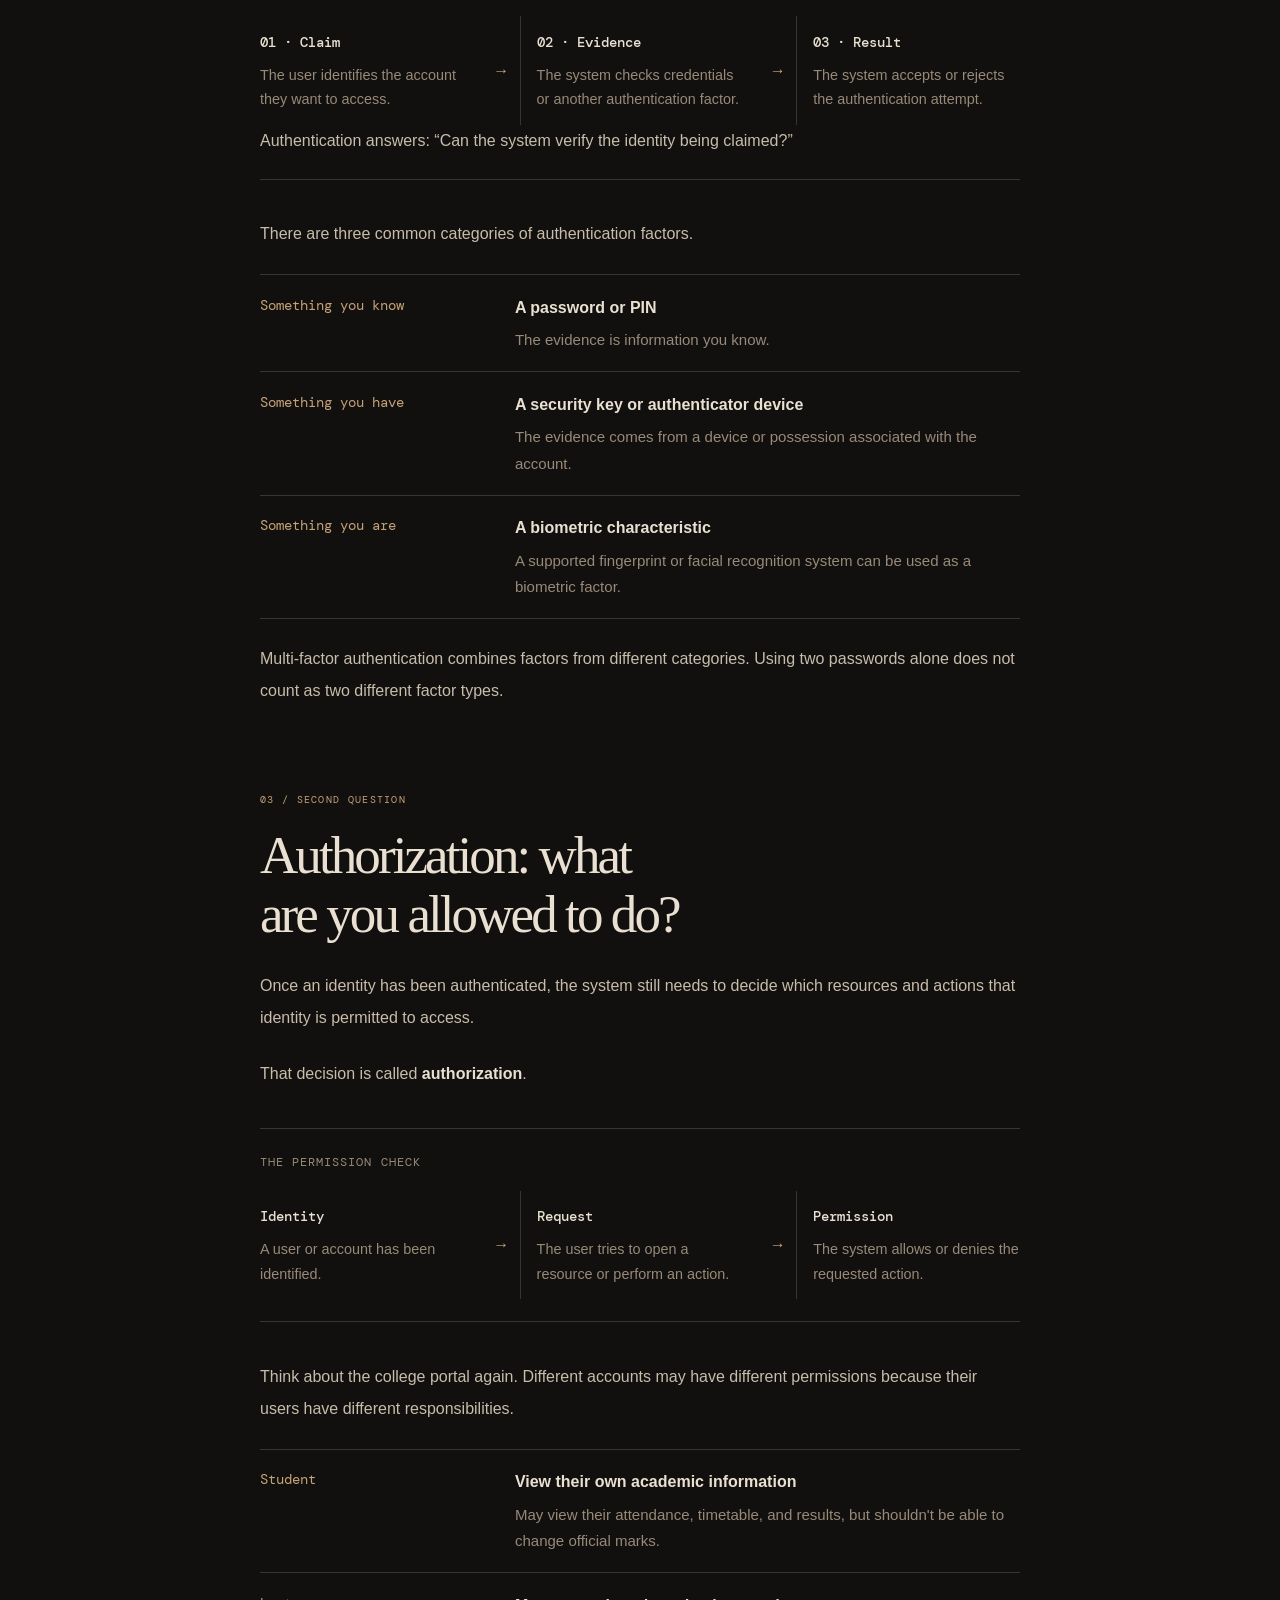
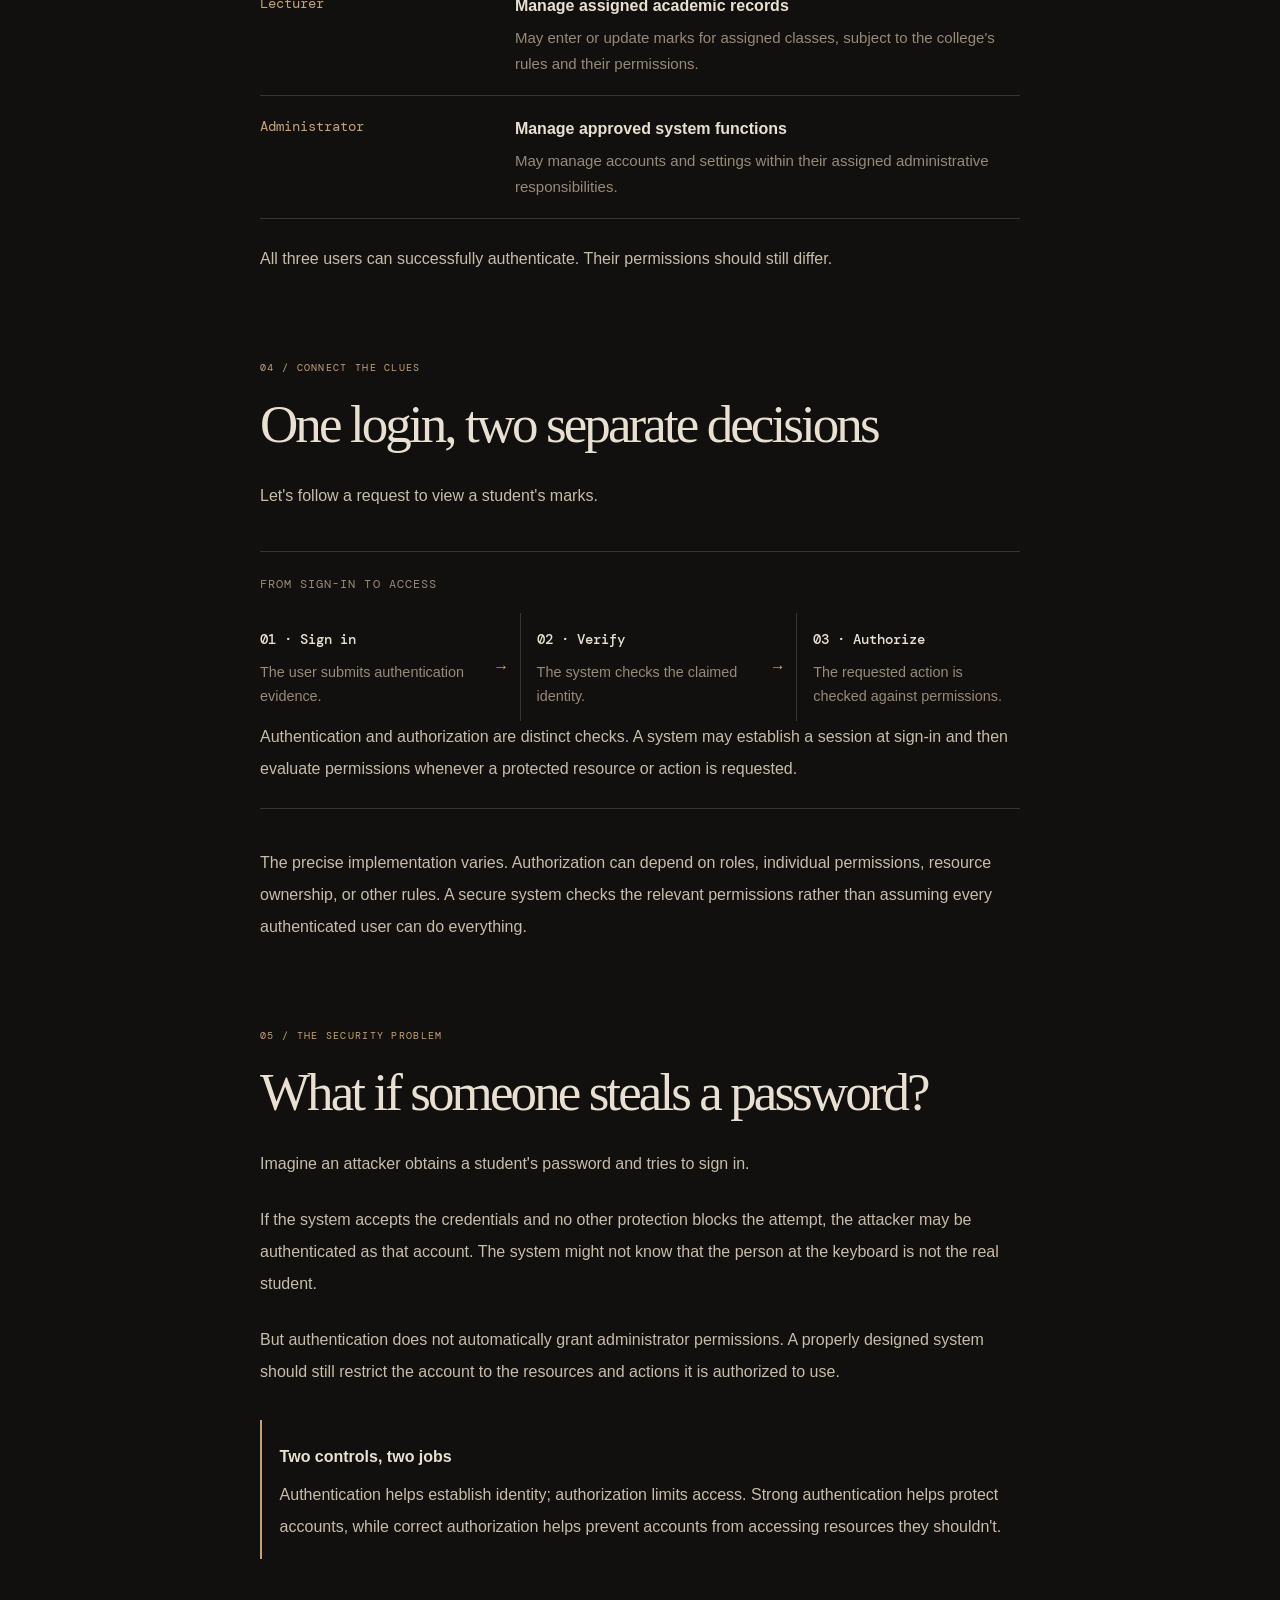
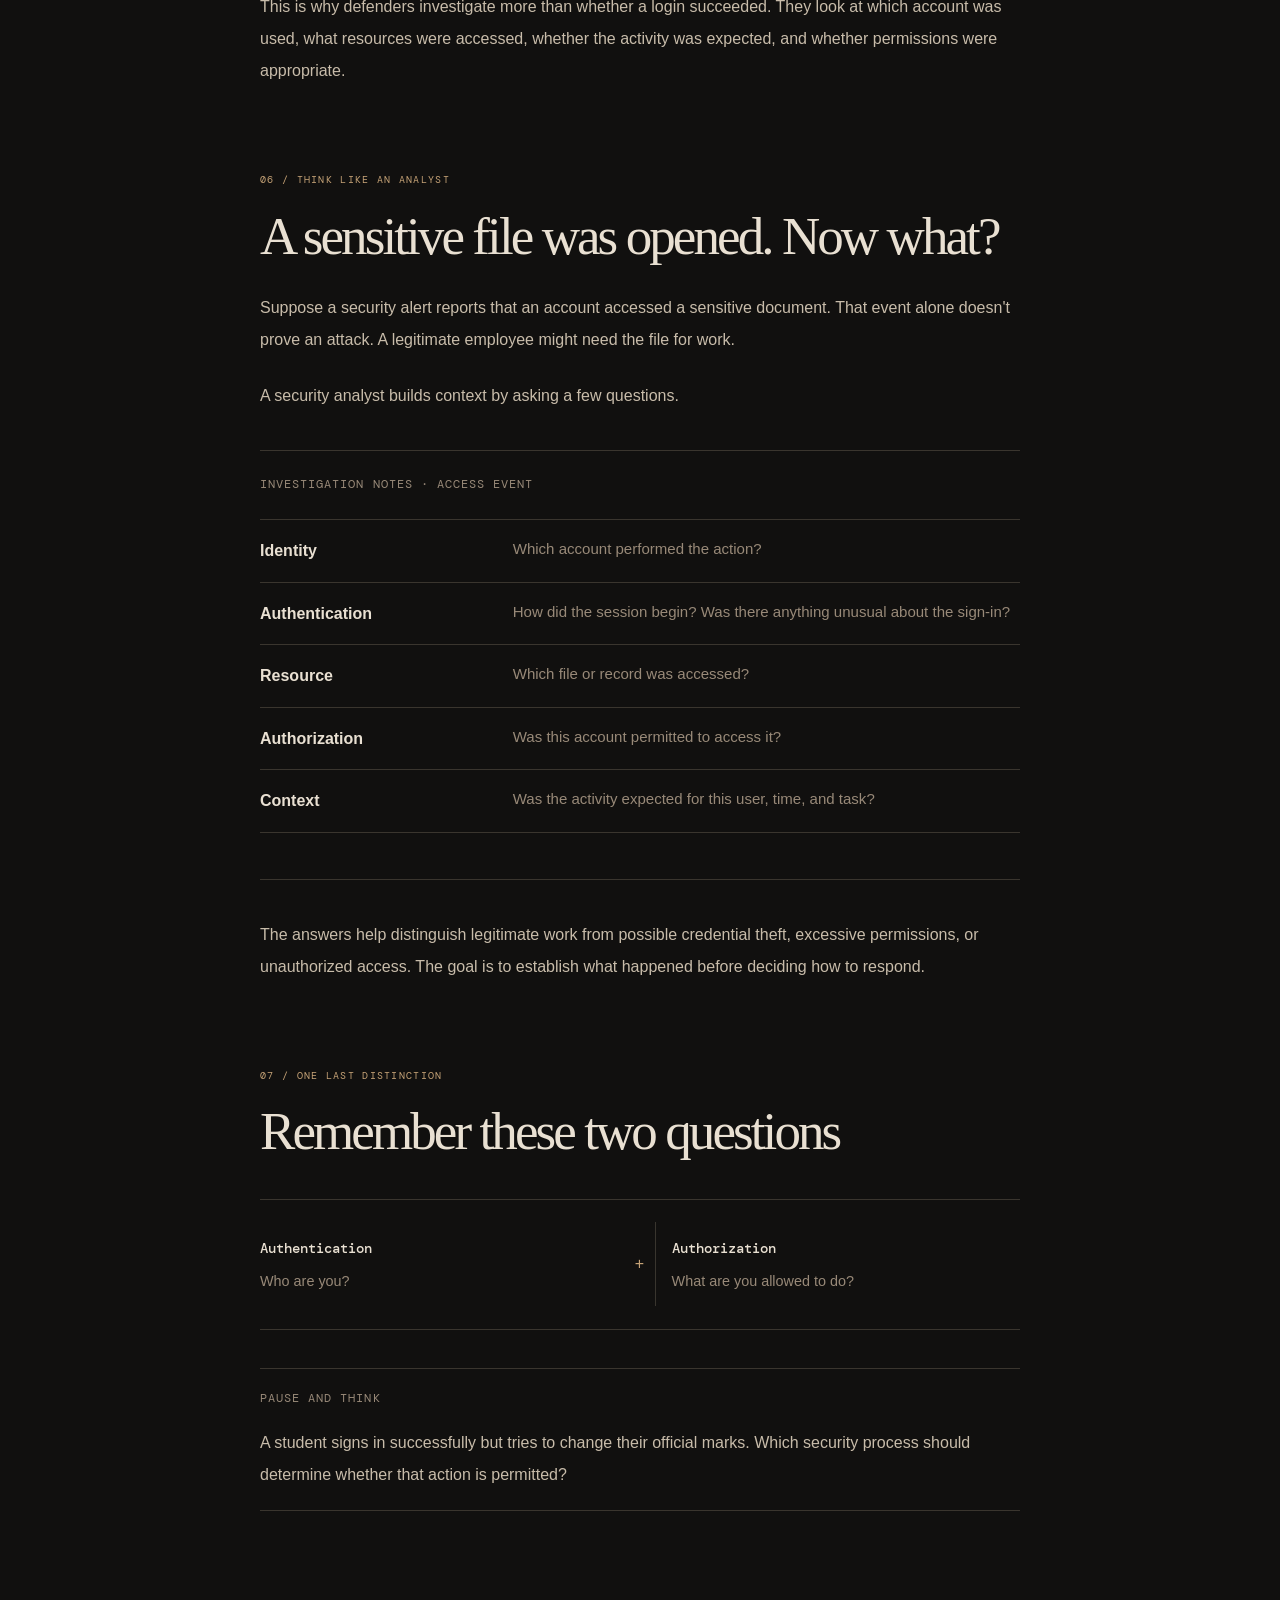
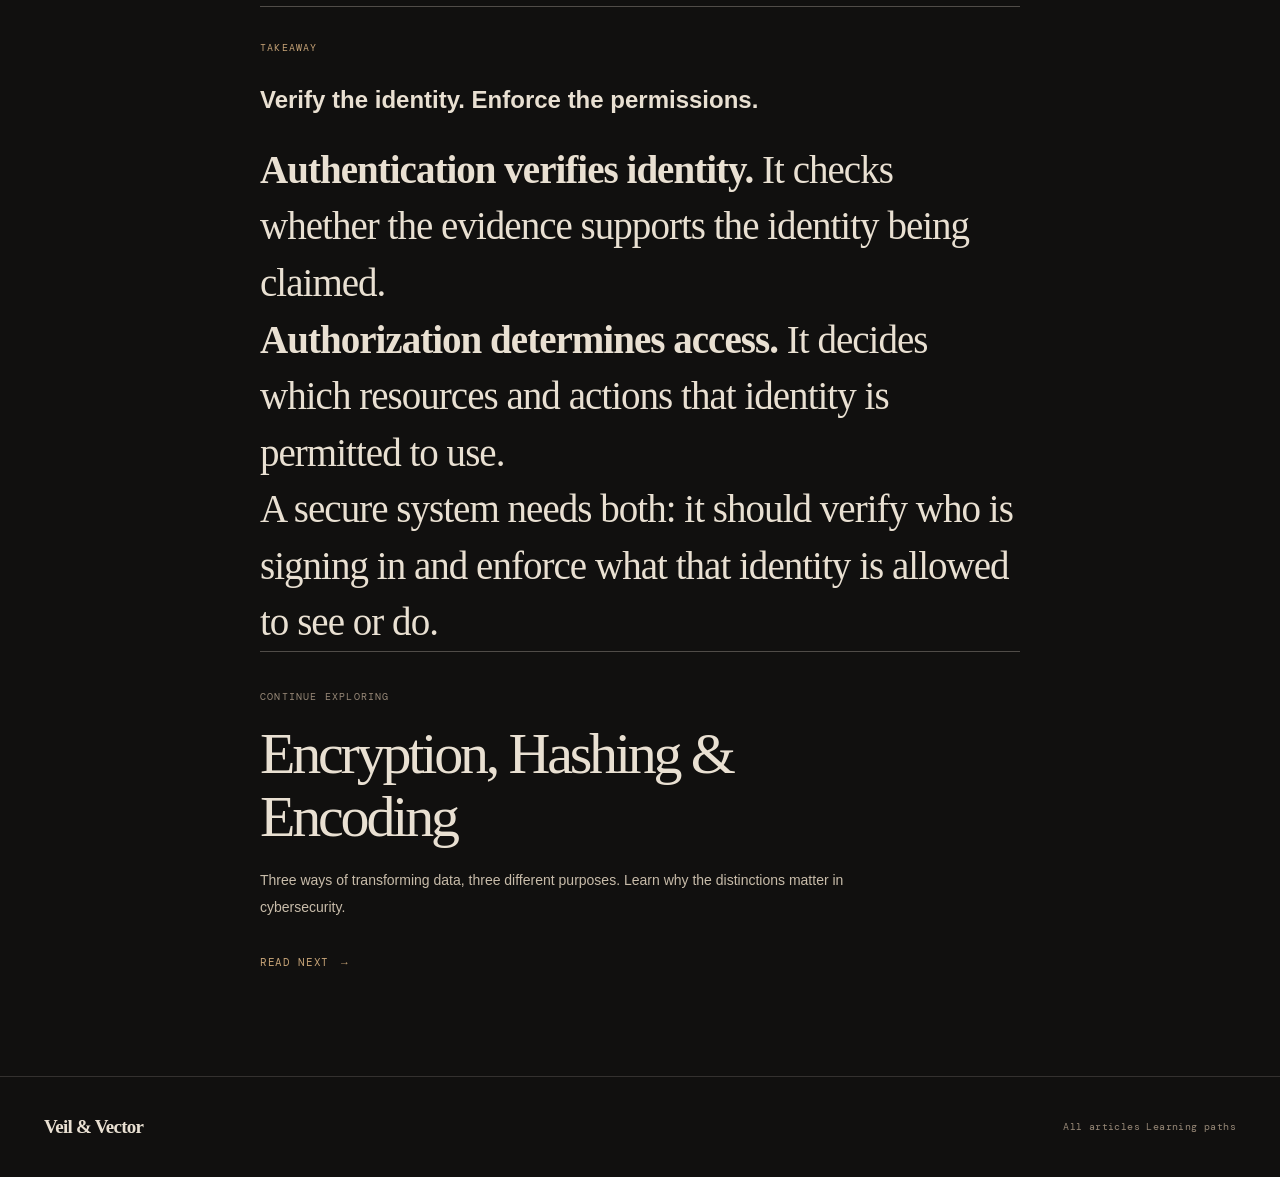
<file: articles/authentication-vs-authorization.html>
<!DOCTYPE html>
<html lang="en" data-theme="dark">
<head>
  <meta charset="UTF-8">
  <meta name="viewport" content="width=device-width, initial-scale=1.0">

  <title>Authentication vs Authorization: What's the Difference? | Veil &amp; Vector</title>
  <meta name="description" content="Learn the difference between authentication and authorization through a college system example, and discover why cybersecurity needs both.">
  <meta name="author" content="Veil &amp; Vector">
  <meta name="theme-color" content="#11100f">
  <meta name="robots" content="index, follow">

  <link rel="canonical" href="https://veilvector.github.io/articles/authentication-vs-authorization.html">

  <link rel="preconnect" href="https://fonts.googleapis.com">
  <link rel="preconnect" href="https://fonts.gstatic.com" crossorigin>
  <link href="https://fonts.googleapis.com/css2?family=DM+Mono:wght@400;500&family=DM+Sans:wght@400;500;600;700&family=Playfair+Display:wght@500;600;700&display=swap" rel="stylesheet">

  <link rel="stylesheet" href="../article.css">

  <style>
    .editorial-visual {
      margin: 2.4rem 0;
      padding: 1.4rem 0;
      border-top: 1px solid var(--border, rgba(180, 165, 140, 0.25));
      border-bottom: 1px solid var(--border, rgba(180, 165, 140, 0.25));
    }

    .visual-label,
    .mini-label {
      display: block;
      margin-bottom: 1.1rem;
      font-family: "DM Mono", monospace;
      font-size: 0.72rem;
      letter-spacing: 0.09em;
      text-transform: uppercase;
      color: var(--muted, #a7a095);
    }

    .concept-flow {
      display: flex;
      align-items: stretch;
      gap: 0;
      width: 100%;
    }

    .concept-step {
      flex: 1 1 0;
      min-width: 0;
      padding: 0.8rem 1rem;
      border-left: 1px solid var(--border, rgba(180, 165, 140, 0.25));
    }

    .concept-step:first-child {
      padding-left: 0;
      border-left: 0;
    }

    .concept-step:last-child {
      padding-right: 0;
    }

    .concept-step strong {
      display: block;
      margin-bottom: 0.45rem;
      font-family: "DM Mono", monospace;
      font-size: 0.9rem;
      font-weight: 500;
      overflow-wrap: anywhere;
    }

    .concept-step p {
      margin: 0;
      font-size: 0.9rem;
      line-height: 1.7;
      color: var(--muted, #a7a095);
    }

    .concept-arrow {
      align-self: center;
      flex: 0 0 auto;
      padding: 0 0.65rem;
      color: var(--accent, #c4a879);
    }

    .flow-caption {
      margin: 1.1rem 0 0;
      color: var(--muted, #a7a095);
      font-size: 0.88rem;
      line-height: 1.7;
    }

    .detail-list {
      margin: 1.5rem 0;
    }

    .detail-row {
      display: grid;
      grid-template-columns: minmax(135px, 0.7fr) minmax(0, 1.5fr);
      gap: 1.2rem;
      padding: 1.1rem 0;
      border-top: 1px solid var(--border, rgba(180, 165, 140, 0.25));
    }

    .detail-row:last-child {
      border-bottom: 1px solid var(--border, rgba(180, 165, 140, 0.25));
    }

    .detail-name {
      font-family: "DM Mono", monospace;
      font-size: 0.85rem;
      color: var(--accent, #c4a879);
    }

    .detail-copy strong {
      display: block;
      margin-bottom: 0.3rem;
    }

    .detail-copy p {
      margin: 0;
      font-size: 0.94rem;
      line-height: 1.75;
      color: var(--muted, #a7a095);
    }

    .investigation-list {
      margin: 1.5rem 0;
    }

    .investigation-row {
      display: grid;
      grid-template-columns: minmax(120px, 0.7fr) minmax(0, 1.5fr);
      gap: 1rem;
      padding: 1rem 0;
      border-top: 1px solid var(--border, rgba(180, 165, 140, 0.25));
    }

    .investigation-row:last-child {
      border-bottom: 1px solid var(--border, rgba(180, 165, 140, 0.25));
    }

    .investigation-row strong {
      font-weight: 600;
    }

    .investigation-row p {
      margin: 0;
      color: var(--muted, #a7a095);
      font-size: 0.94rem;
      line-height: 1.7;
    }

    .principle-note {
      margin: 2rem 0;
      padding: 1rem 0 1rem 1.1rem;
      border-left: 2px solid var(--accent, #c4a879);
    }

    .principle-note p {
      margin: 0.35rem 0;
    }

    .question-prompt {
      margin: 2rem 0;
      padding: 1.2rem 0;
      border-top: 1px solid var(--border, rgba(180, 165, 140, 0.25));
      border-bottom: 1px solid var(--border, rgba(180, 165, 140, 0.25));
    }

    .question-prompt p {
      margin-bottom: 0;
    }

    @media (max-width: 640px) {
      .editorial-visual {
        margin: 2rem 0;
        padding: 1.15rem 0;
      }

      .concept-flow {
        flex-direction: column;
      }

      .concept-step,
      .concept-step:first-child,
      .concept-step:last-child {
        width: 100%;
        padding: 0.9rem 0;
        border-left: 0;
        border-bottom: 1px solid var(--border, rgba(180, 165, 140, 0.25));
      }

      .concept-step:last-child {
        border-bottom: 0;
      }

      .concept-arrow {
        align-self: flex-start;
        padding: 0.1rem 0;
        transform: rotate(90deg);
      }

      .detail-row,
      .investigation-row {
        grid-template-columns: 1fr;
        gap: 0.35rem;
      }
    }
  </style>
</head>

<body>
  <header class="site-header">
    <div class="nav-inner">
      <a class="brand" href="../index.html" aria-label="Veil & Vector homepage">
        <span>Veil &amp; Vector</span>
      </a>

      <a class="back-link" href="../index.html#articles">
        <span aria-hidden="true">←</span> All articles
      </a>

      <button
        class="theme-toggle"
        id="theme-toggle"
        type="button"
        aria-label="Switch to light theme"
        title="Toggle light and dark themes"
      >
        <span class="theme-icon" aria-hidden="true">☼</span>
        <span class="theme-text">Light</span>
      </button>
    </div>
  </header>

  <div class="progress-track" aria-hidden="true">
    <div class="progress" id="progress"></div>
  </div>

  <main>
    <header class="article-header">
      <div class="article-meta">
        <span class="category">Security Fundamentals · Beginner</span>
        <span aria-hidden="true">·</span>
        <span>5 min read</span>
      </div>

      <h1>Authentication vs Authorization</h1>

      <p class="article-intro">
        You proved who you are. Does that mean you can access everything?
        Not quite. One security process verifies your identity; another
        decides what you're allowed to do.
      </p>

      <div class="article-meta">
        <span>BEGINNER'S GUIDE</span>
        <span aria-hidden="true">·</span>
        <span>IDENTITY AND ACCESS</span>
      </div>
    </header>

    <article>
      <section class="story-section reveal">
        <div class="section-index">01 / THE LOGIN</div>

        <h2>You're inside. But what can you access?</h2>

        <p>
          Imagine opening your college ERP portal. You enter your username,
          type your password, and click Sign In. A moment later, your
          dashboard appears.
        </p>

        <p>
          The system has accepted your login. You can now see your timetable,
          attendance, and marks.
        </p>

        <p>
          But could you open another student's private records? Change your
          lecturer's marks? Create a new administrator account?
        </p>

        <p>
          Probably not. Even though you signed in successfully, the system
          should limit what you can do.
        </p>

        <p>
          That brings us to two closely related concepts:
          <strong>authentication</strong> and <strong>authorization</strong>.
          They work together, but they answer different questions.
        </p>
      </section>

      <section class="story-section reveal">
        <div class="section-index">02 / FIRST QUESTION</div>

        <h2>Authentication: who are you?</h2>

        <p>
          Authentication is the process of verifying a user's or system's
          claimed identity.
        </p>

        <p>
          When you sign in, the system checks evidence that helps establish
          whether you are the account holder. That evidence might be a
          password, a security key, or a biometric check.
        </p>

        <div class="editorial-visual">
          <div class="visual-label">IDENTITY CHECK · SIGN-IN REQUEST</div>

          <div class="concept-flow">
            <div class="concept-step">
              <strong>01 · Claim</strong>
              <p>The user identifies the account they want to access.</p>
            </div>

            <div class="concept-arrow" aria-hidden="true">→</div>

            <div class="concept-step">
              <strong>02 · Evidence</strong>
              <p>The system checks credentials or another authentication factor.</p>
            </div>

            <div class="concept-arrow" aria-hidden="true">→</div>

            <div class="concept-step">
              <strong>03 · Result</strong>
              <p>The system accepts or rejects the authentication attempt.</p>
            </div>
          </div>

          <p class="flow-caption">
            Authentication answers: “Can the system verify the identity
            being claimed?”
          </p>
        </div>

        <p>There are three common categories of authentication factors.</p>

        <div class="detail-list">
          <div class="detail-row">
            <div class="detail-name">Something you know</div>
            <div class="detail-copy">
              <strong>A password or PIN</strong>
              <p>The evidence is information you know.</p>
            </div>
          </div>

          <div class="detail-row">
            <div class="detail-name">Something you have</div>
            <div class="detail-copy">
              <strong>A security key or authenticator device</strong>
              <p>
                The evidence comes from a device or possession associated
                with the account.
              </p>
            </div>
          </div>

          <div class="detail-row">
            <div class="detail-name">Something you are</div>
            <div class="detail-copy">
              <strong>A biometric characteristic</strong>
              <p>
                A supported fingerprint or facial recognition system can
                be used as a biometric factor.
              </p>
            </div>
          </div>
        </div>

        <p>
          Multi-factor authentication combines factors from different
          categories. Using two passwords alone does not count as two
          different factor types.
        </p>
      </section>

      <section class="story-section reveal">
        <div class="section-index">03 / SECOND QUESTION</div>

        <h2>Authorization: what are you allowed to do?</h2>

        <p>
          Once an identity has been authenticated, the system still needs
          to decide which resources and actions that identity is permitted
          to access.
        </p>

        <p>That decision is called <strong>authorization</strong>.</p>

        <div class="editorial-visual">
          <div class="visual-label">THE PERMISSION CHECK</div>

          <div class="concept-flow">
            <div class="concept-step">
              <strong>Identity</strong>
              <p>A user or account has been identified.</p>
            </div>

            <div class="concept-arrow" aria-hidden="true">→</div>

            <div class="concept-step">
              <strong>Request</strong>
              <p>The user tries to open a resource or perform an action.</p>
            </div>

            <div class="concept-arrow" aria-hidden="true">→</div>

            <div class="concept-step">
              <strong>Permission</strong>
              <p>The system allows or denies the requested action.</p>
            </div>
          </div>
        </div>

        <p>
          Think about the college portal again. Different accounts may have
          different permissions because their users have different
          responsibilities.
        </p>

        <div class="detail-list">
          <div class="detail-row">
            <div class="detail-name">Student</div>
            <div class="detail-copy">
              <strong>View their own academic information</strong>
              <p>
                May view their attendance, timetable, and results, but
                shouldn't be able to change official marks.
              </p>
            </div>
          </div>

          <div class="detail-row">
            <div class="detail-name">Lecturer</div>
            <div class="detail-copy">
              <strong>Manage assigned academic records</strong>
              <p>
                May enter or update marks for assigned classes, subject
                to the college's rules and their permissions.
              </p>
            </div>
          </div>

          <div class="detail-row">
            <div class="detail-name">Administrator</div>
            <div class="detail-copy">
              <strong>Manage approved system functions</strong>
              <p>
                May manage accounts and settings within their assigned
                administrative responsibilities.
              </p>
            </div>
          </div>
        </div>

        <p>
          All three users can successfully authenticate. Their permissions
          should still differ.
        </p>
      </section>

      <section class="story-section reveal">
        <div class="section-index">04 / CONNECT THE CLUES</div>

        <h2>One login, two separate decisions</h2>

        <p>
          Let's follow a request to view a student's marks.
        </p>

        <div class="editorial-visual">
          <div class="visual-label">FROM SIGN-IN TO ACCESS</div>

          <div class="concept-flow">
            <div class="concept-step">
              <strong>01 · Sign in</strong>
              <p>The user submits authentication evidence.</p>
            </div>

            <div class="concept-arrow" aria-hidden="true">→</div>

            <div class="concept-step">
              <strong>02 · Verify</strong>
              <p>The system checks the claimed identity.</p>
            </div>

            <div class="concept-arrow" aria-hidden="true">→</div>

            <div class="concept-step">
              <strong>03 · Authorize</strong>
              <p>The requested action is checked against permissions.</p>
            </div>
          </div>

          <p class="flow-caption">
            Authentication and authorization are distinct checks. A system
            may establish a session at sign-in and then evaluate permissions
            whenever a protected resource or action is requested.
          </p>
        </div>

        <p>
          The precise implementation varies. Authorization can depend on
          roles, individual permissions, resource ownership, or other rules.
          A secure system checks the relevant permissions rather than
          assuming every authenticated user can do everything.
        </p>
      </section>

      <section class="story-section reveal">
        <div class="section-index">05 / THE SECURITY PROBLEM</div>

        <h2>What if someone steals a password?</h2>

        <p>
          Imagine an attacker obtains a student's password and tries to
          sign in.
        </p>

        <p>
          If the system accepts the credentials and no other protection
          blocks the attempt, the attacker may be authenticated as that
          account. The system might not know that the person at the keyboard
          is not the real student.
        </p>

        <p>
          But authentication does not automatically grant administrator
          permissions. A properly designed system should still restrict the
          account to the resources and actions it is authorized to use.
        </p>

        <div class="principle-note">
          <p><strong>Two controls, two jobs</strong></p>
          <p>
            Authentication helps establish identity; authorization limits
            access. Strong authentication helps protect accounts, while
            correct authorization helps prevent accounts from accessing
            resources they shouldn't.
          </p>
        </div>

        <p>
          This is why defenders investigate more than whether a login
          succeeded. They look at which account was used, what resources
          were accessed, whether the activity was expected, and whether
          permissions were appropriate.
        </p>
      </section>

      <section class="story-section reveal">
        <div class="section-index">06 / THINK LIKE AN ANALYST</div>

        <h2>A sensitive file was opened. Now what?</h2>

        <p>
          Suppose a security alert reports that an account accessed a
          sensitive document. That event alone doesn't prove an attack.
          A legitimate employee might need the file for work.
        </p>

        <p>
          A security analyst builds context by asking a few questions.
        </p>

        <div class="editorial-visual">
          <div class="visual-label">INVESTIGATION NOTES · ACCESS EVENT</div>

          <div class="investigation-list">
            <div class="investigation-row">
              <strong>Identity</strong>
              <p>Which account performed the action?</p>
            </div>

            <div class="investigation-row">
              <strong>Authentication</strong>
              <p>How did the session begin? Was there anything unusual about the sign-in?</p>
            </div>

            <div class="investigation-row">
              <strong>Resource</strong>
              <p>Which file or record was accessed?</p>
            </div>

            <div class="investigation-row">
              <strong>Authorization</strong>
              <p>Was this account permitted to access it?</p>
            </div>

            <div class="investigation-row">
              <strong>Context</strong>
              <p>Was the activity expected for this user, time, and task?</p>
            </div>
          </div>
        </div>

        <p>
          The answers help distinguish legitimate work from possible
          credential theft, excessive permissions, or unauthorized access.
          The goal is to establish what happened before deciding how to respond.
        </p>
      </section>

      <section class="story-section reveal">
        <div class="section-index">07 / ONE LAST DISTINCTION</div>

        <h2>Remember these two questions</h2>

        <div class="editorial-visual">
          <div class="concept-flow">
            <div class="concept-step">
              <strong>Authentication</strong>
              <p>Who are you?</p>
            </div>

            <div class="concept-arrow" aria-hidden="true">+</div>

            <div class="concept-step">
              <strong>Authorization</strong>
              <p>What are you allowed to do?</p>
            </div>
          </div>
        </div>

        <div class="question-prompt">
          <span class="mini-label">PAUSE AND THINK</span>
          <p>
            A student signs in successfully but tries to change their
            official marks. Which security process should determine
            whether that action is permitted?
          </p>
        </div>
      </section>

      <section class="takeaway reveal">
        <div class="takeaway-label">TAKEAWAY</div>

        <h2>Verify the identity. Enforce the permissions.</h2>

        <p>
          <strong>Authentication verifies identity.</strong> It checks
          whether the evidence supports the identity being claimed.
        </p>

        <p>
          <strong>Authorization determines access.</strong> It decides
          which resources and actions that identity is permitted to use.
        </p>

        <p>
          A secure system needs both: it should verify who is signing in
          and enforce what that identity is allowed to see or do.
        </p>
      </section>
    </article>

    <section class="next-article reveal">
      <div class="next-inner">
        <div class="next-label">CONTINUE EXPLORING</div>

        <h2 class="next-title">Encryption, Hashing &amp; Encoding</h2>

        <p class="next-description">
          Three ways of transforming data, three different purposes.
          Learn why the distinctions matter in cybersecurity.
        </p>

        <a class="next-link" href="encryption-hashing-encoding.html">
          Read next <span aria-hidden="true">→</span>
        </a>
      </div>
    </section>
  </main>

  <footer class="site-footer">
    <div class="footer-inner">
      <a class="footer-brand" href="../index.html">Veil &amp; Vector</a>

      <div class="footer-links">
        <a href="../index.html#articles">All articles</a>
        <a href="../index.html#learning-paths">Learning paths</a>
      </div>
    </div>
  </footer>

  <script src="../article.js" defer></script>
</body>
</html>
</file>
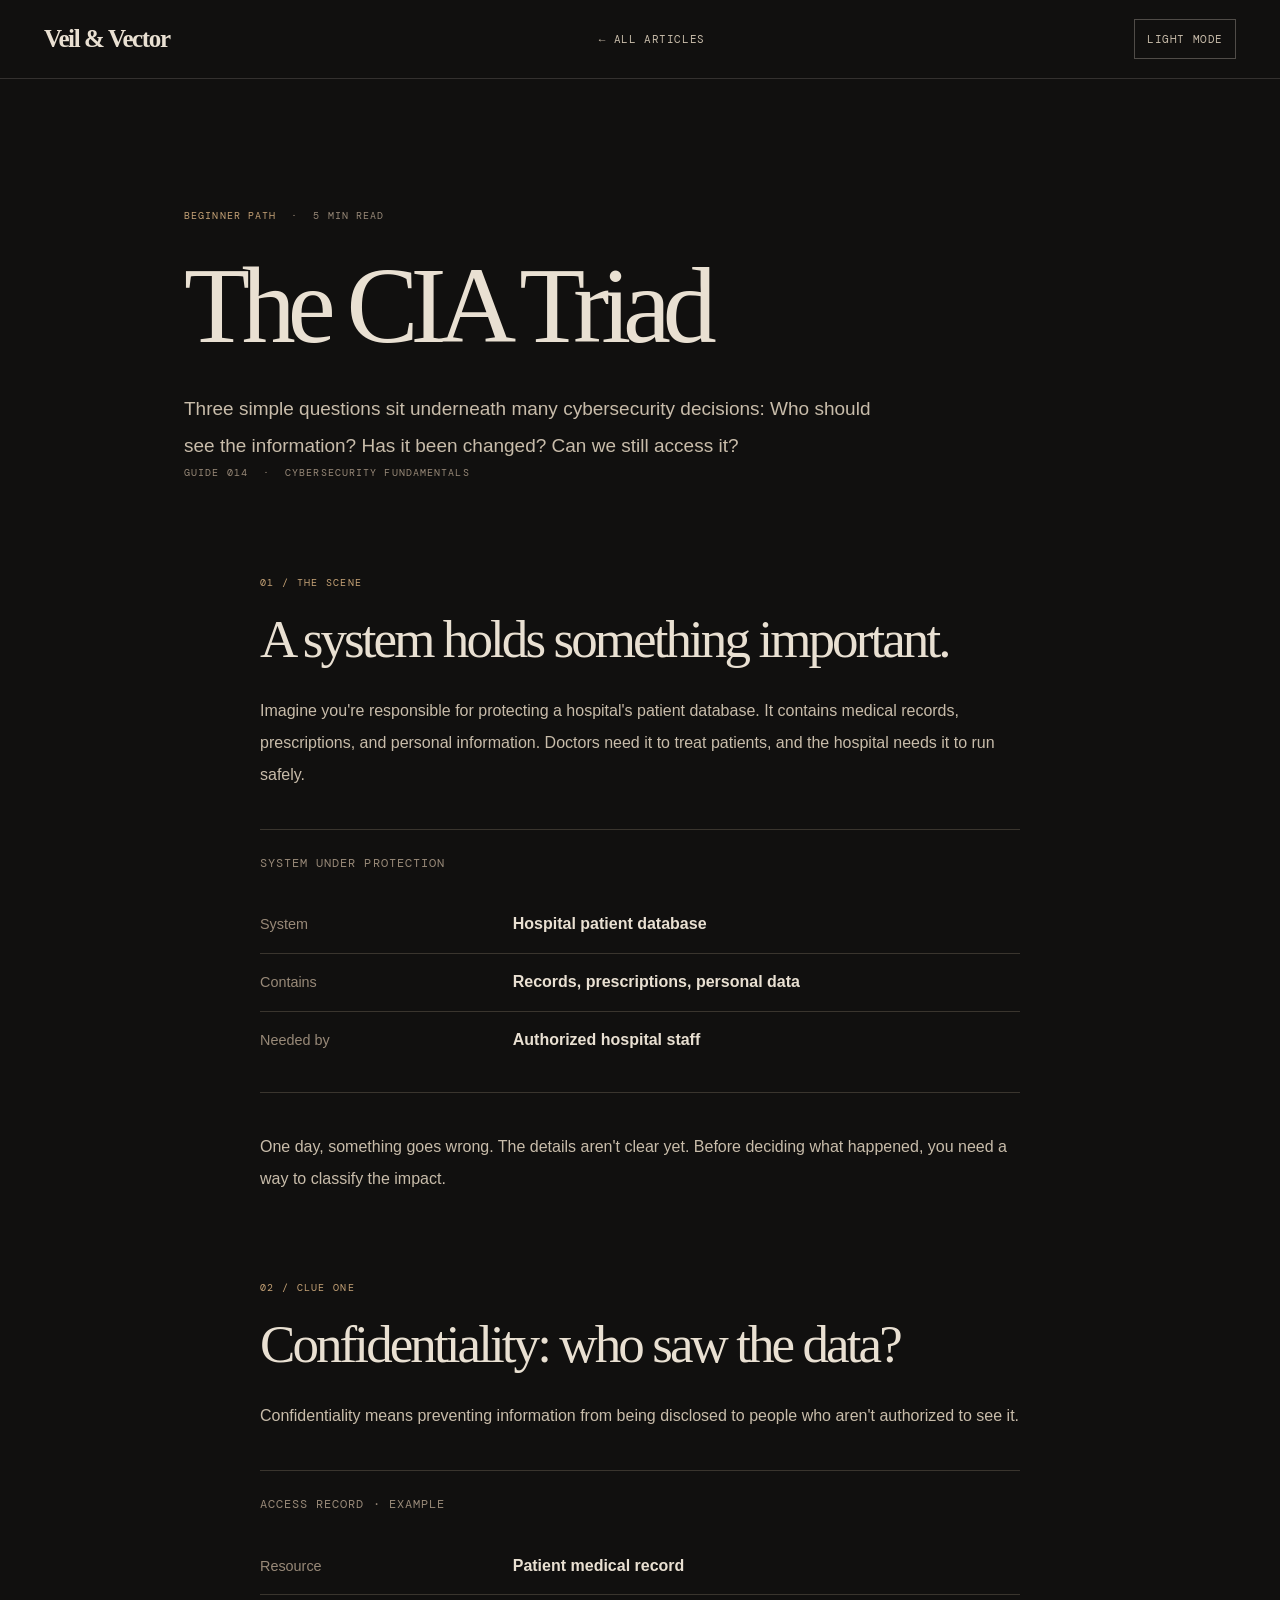
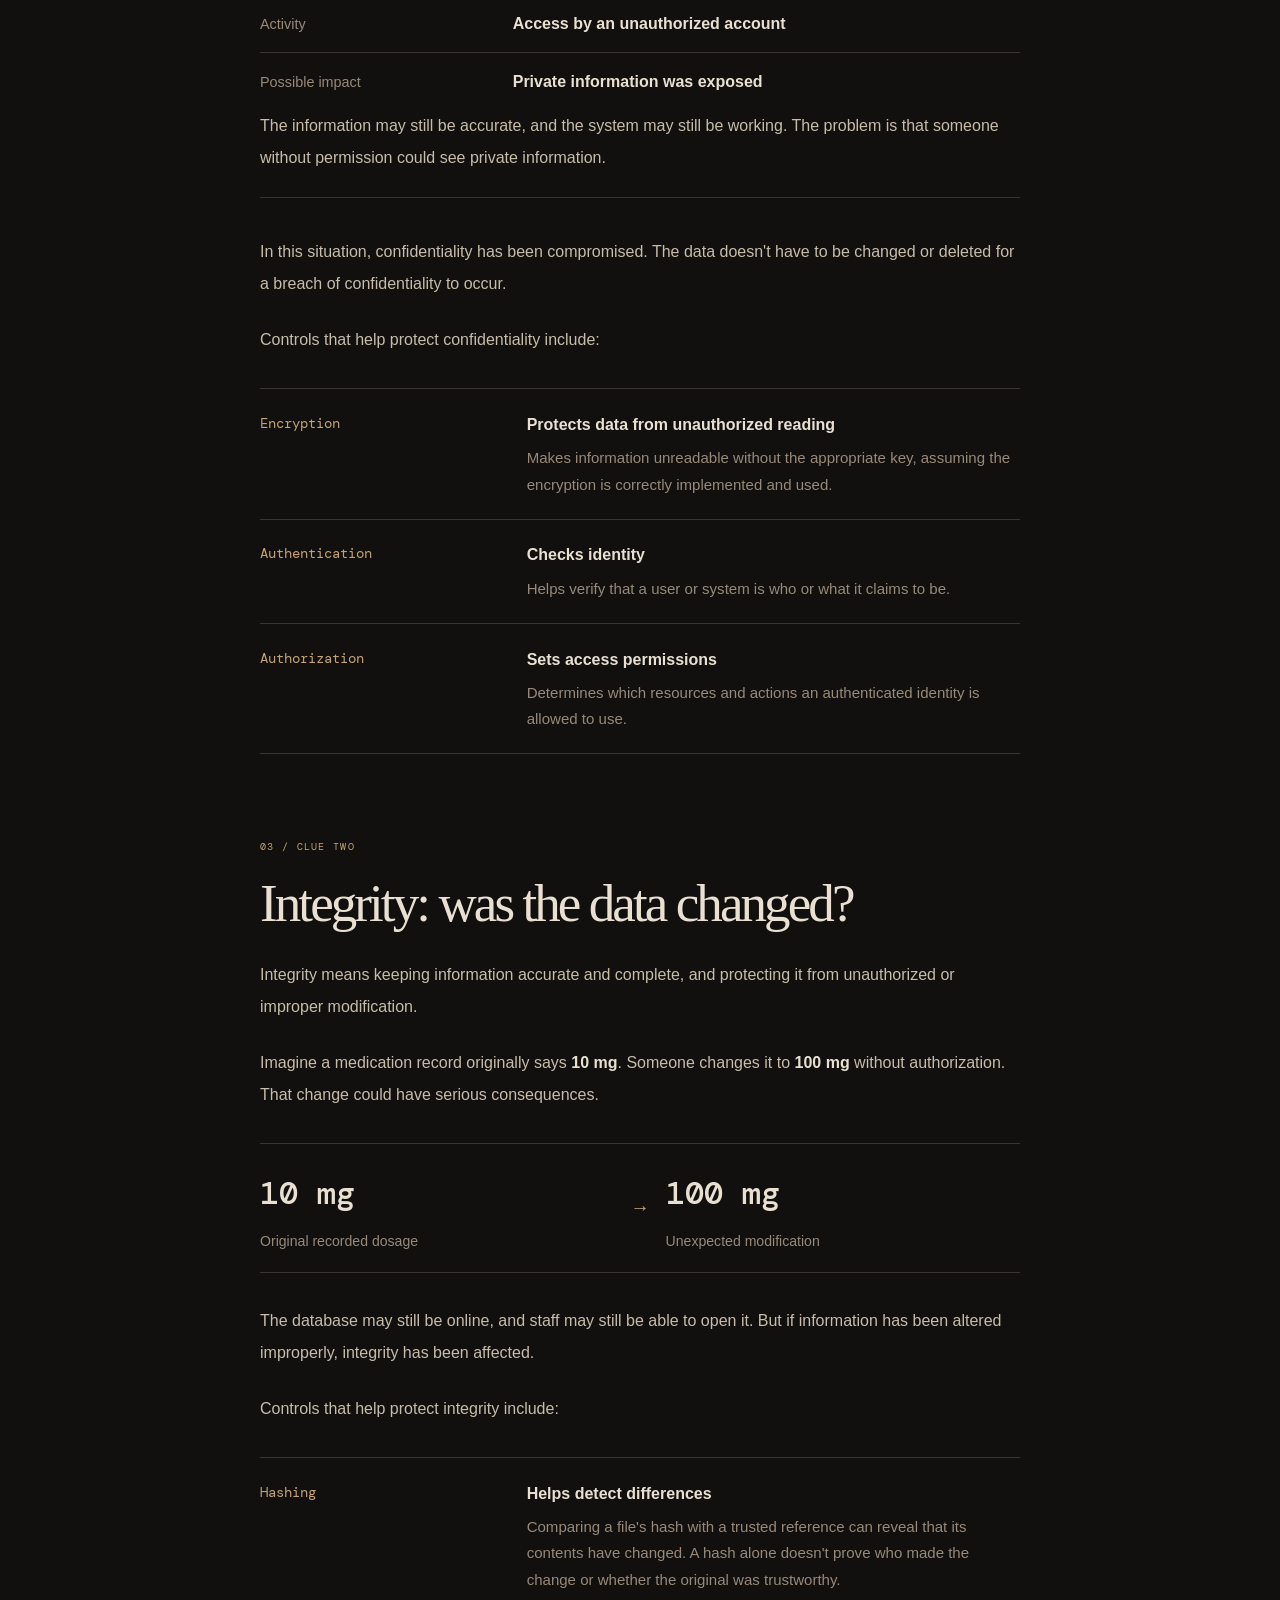
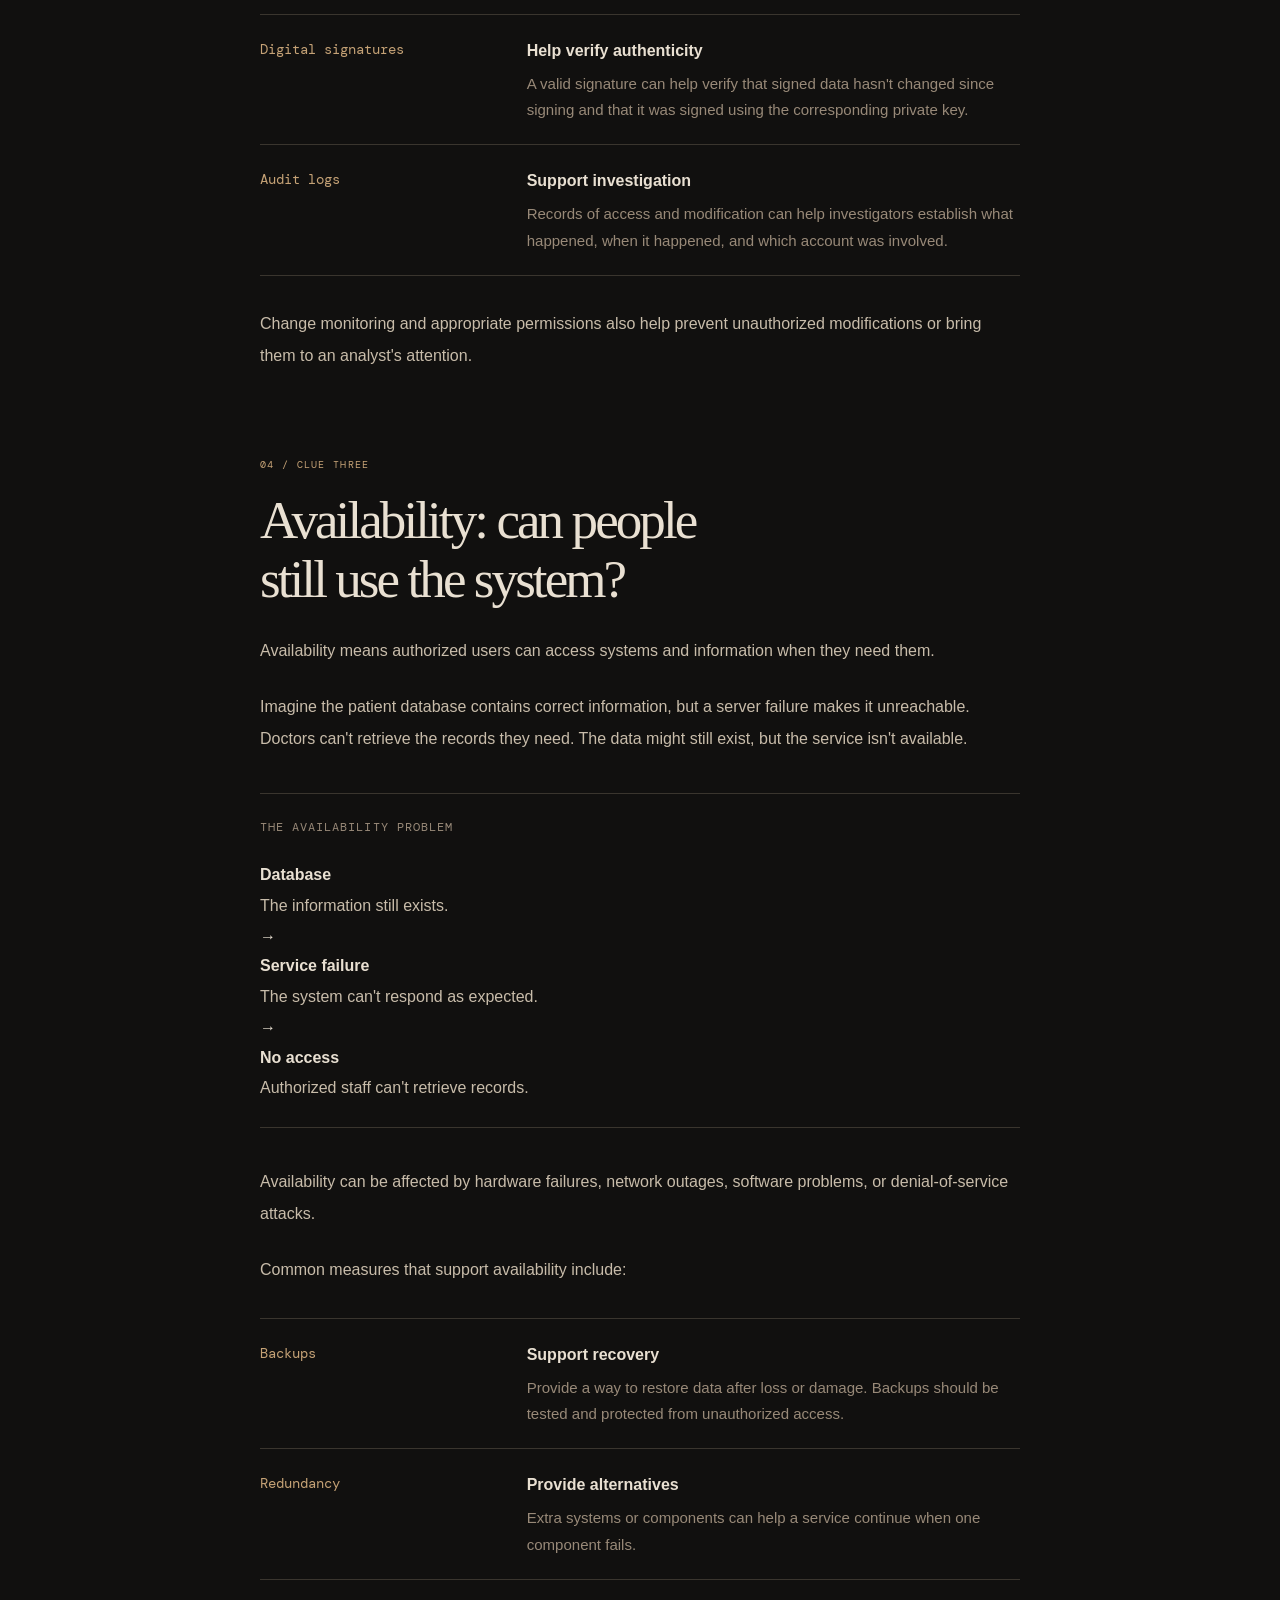
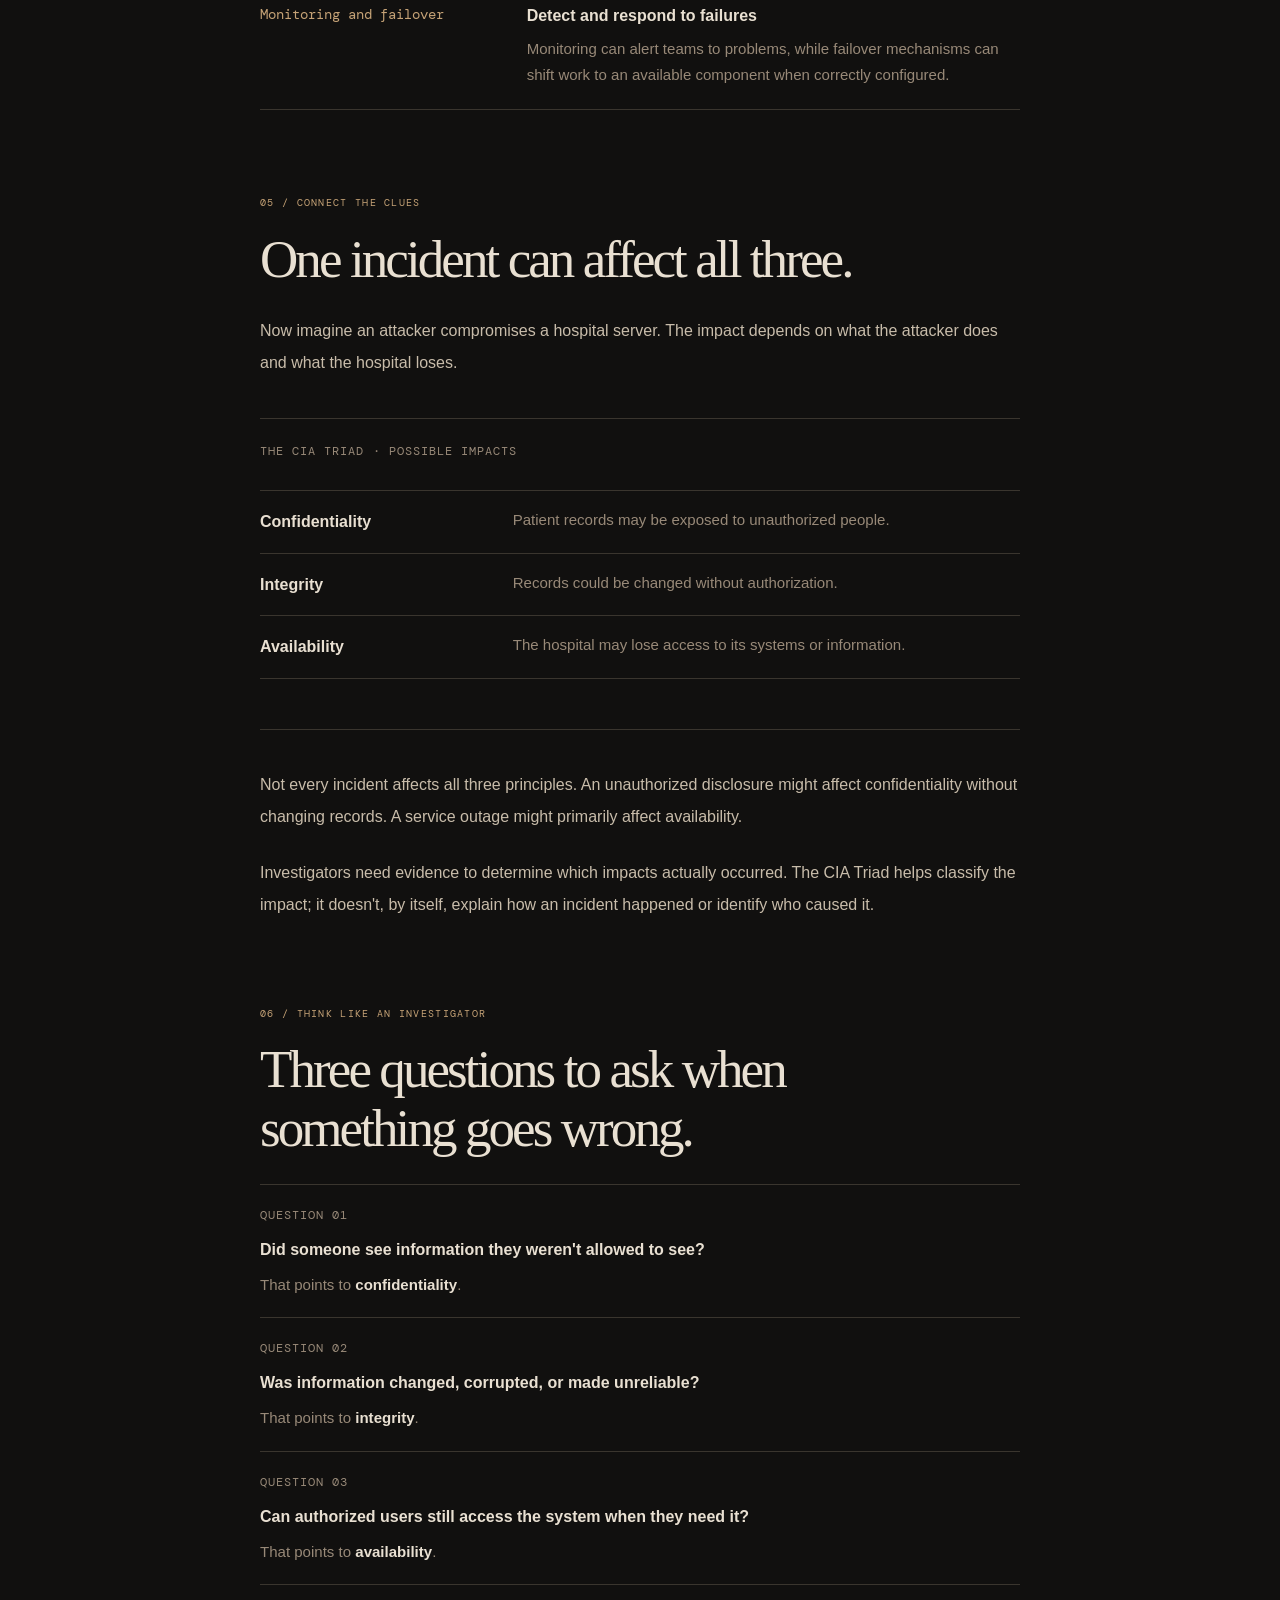
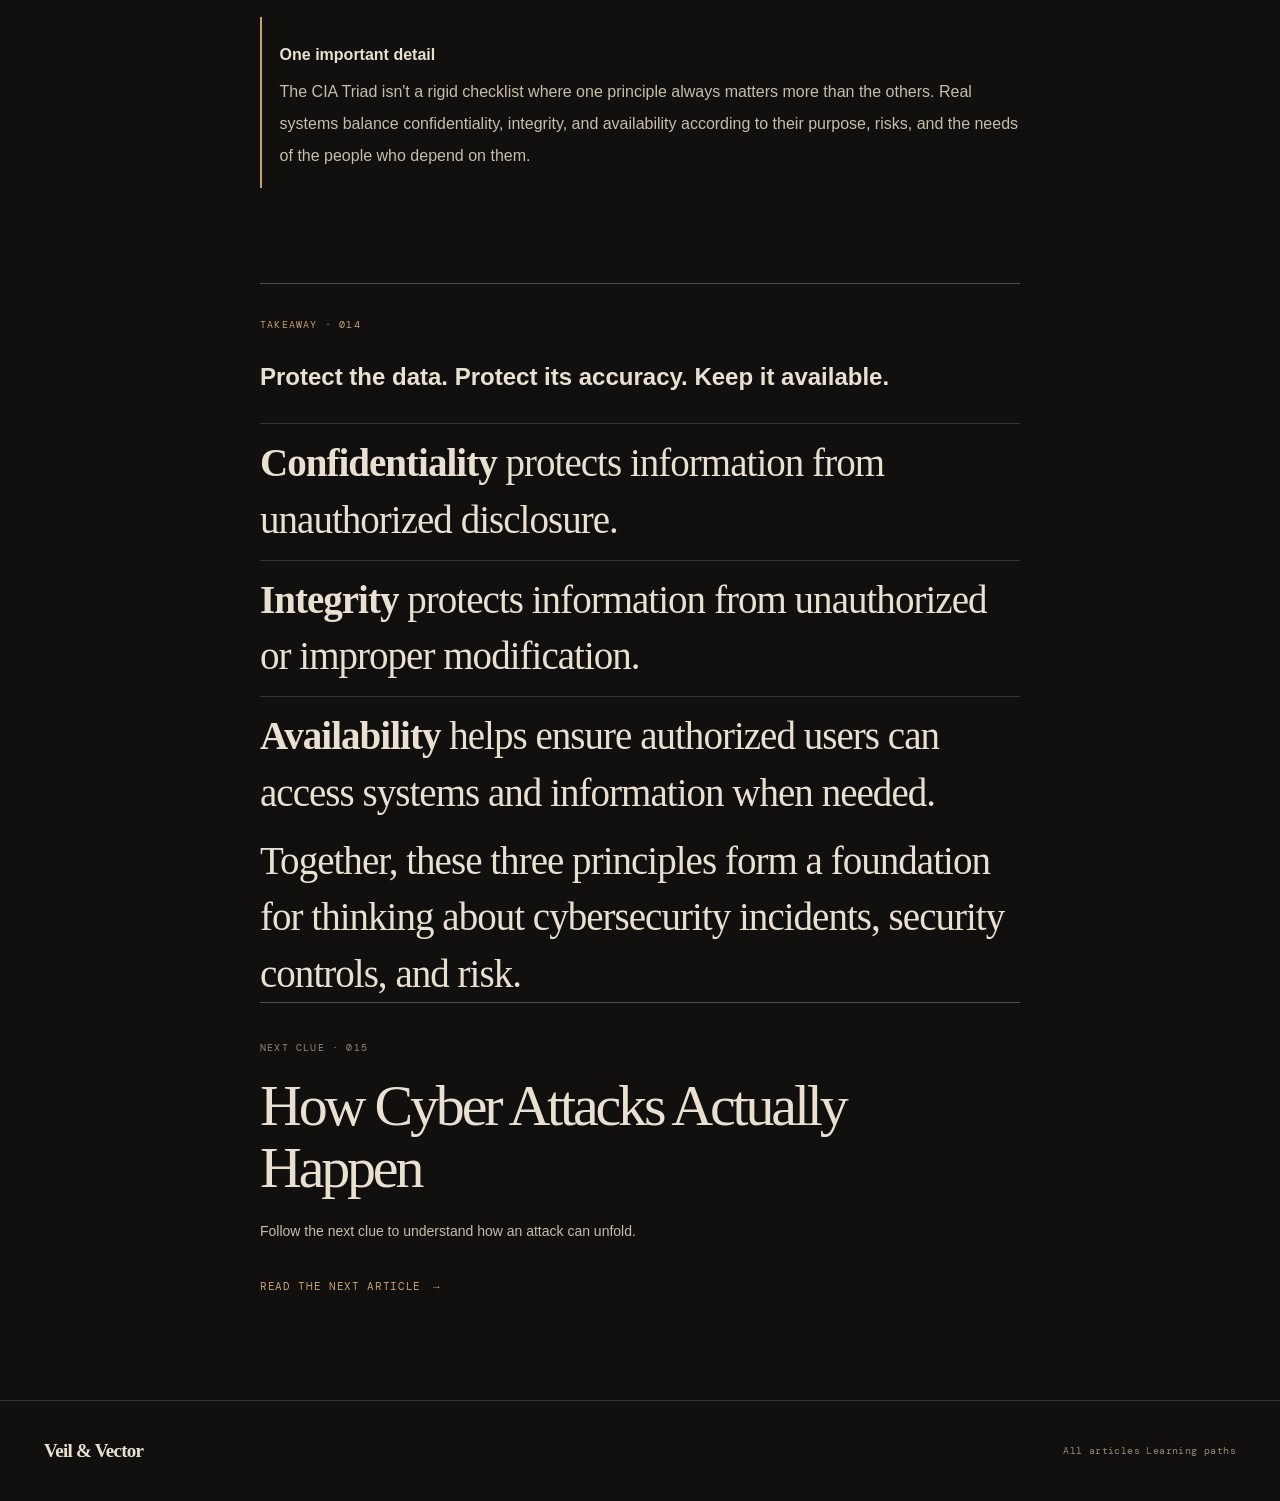
<file: articles/cia-triad.html>
<!DOCTYPE html>
<html lang="en" data-theme="dark">
<head>
  <meta charset="UTF-8">
  <meta name="viewport" content="width=device-width, initial-scale=1.0">

  <title>The CIA Triad: A Beginner's Guide | Veil &amp; Vector</title>
  <meta name="description" content="Understand confidentiality, integrity, and availability through a simple cybersecurity investigation.">
  <meta name="author" content="Veil &amp; Vector">
  <meta name="theme-color" content="#11100f">
  <meta name="robots" content="index, follow">

  <link rel="canonical" href="https://veilvector.github.io/articles/cia-triad.html">

  <link rel="preconnect" href="https://fonts.googleapis.com">
  <link rel="preconnect" href="https://fonts.gstatic.com" crossorigin>
  <link href="https://fonts.googleapis.com/css2?family=DM+Mono:wght@400;500&family=DM+Sans:wght@400;500;600;700&family=Playfair+Display:wght@500;600;700&display=swap" rel="stylesheet">

  <link rel="stylesheet" href="../article.css">

  <style>
    .editorial-visual {
      margin: 2.4rem 0;
      padding: 1.4rem 0;
      border-top: 1px solid var(--border, rgba(180, 165, 140, 0.25));
      border-bottom: 1px solid var(--border, rgba(180, 165, 140, 0.25));
    }

    .visual-label,
    .mini-label {
      font-family: "DM Mono", monospace;
      font-size: 0.72rem;
      letter-spacing: 0.09em;
      text-transform: uppercase;
      color: var(--muted, #a7a095);
    }

    .visual-label {
      margin-bottom: 1.4rem;
    }

    .record-list {
      margin: 0;
    }

    .record-row {
      display: grid;
      grid-template-columns: minmax(100px, 0.7fr) minmax(0, 1.5fr);
      gap: 1rem;
      padding: 0.95rem 0;
      border-top: 1px solid var(--border, rgba(180, 165, 140, 0.25));
    }

    .record-row:first-child {
      border-top: 0;
    }

    .record-row dt {
      color: var(--muted, #a7a095);
      font-size: 0.9rem;
    }

    .record-row dd {
      margin: 0;
      font-weight: 600;
      line-height: 1.65;
      overflow-wrap: anywhere;
    }

    .triad-list {
      margin: 2rem 0;
    }

    .triad-row {
      display: grid;
      grid-template-columns: minmax(125px, 0.75fr) minmax(0, 1.5fr);
      gap: 1.25rem;
      padding: 1.3rem 0;
      border-top: 1px solid var(--border, rgba(180, 165, 140, 0.25));
    }

    .triad-row:last-child {
      border-bottom: 1px solid var(--border, rgba(180, 165, 140, 0.25));
    }

    .triad-name {
      font-family: "DM Mono", monospace;
      font-size: 0.9rem;
      color: var(--accent, #c4a879);
    }

    .triad-detail strong {
      display: block;
      margin-bottom: 0.35rem;
    }

    .triad-detail p {
      margin: 0;
      font-size: 0.94rem;
      line-height: 1.75;
      color: var(--muted, #a7a095);
    }

    .change-visual {
      display: grid;
      grid-template-columns: minmax(0, 1fr) auto minmax(0, 1fr);
      align-items: center;
      gap: 1rem;
      margin: 2rem 0;
      padding: 1.25rem 0;
      border-top: 1px solid var(--border, rgba(180, 165, 140, 0.25));
      border-bottom: 1px solid var(--border, rgba(180, 165, 140, 0.25));
    }

    .change-value {
      min-width: 0;
    }

    .change-value strong {
      display: block;
      font-family: "DM Mono", monospace;
      font-size: clamp(1.4rem, 4vw, 2rem);
      font-weight: 500;
      overflow-wrap: anywhere;
    }

    .change-value span {
      display: block;
      margin-top: 0.4rem;
      color: var(--muted, #a7a095);
      font-size: 0.88rem;
      line-height: 1.6;
    }

    .change-arrow {
      color: var(--accent, #c4a879);
      font-size: 1.2rem;
    }

    .incident-list {
      margin: 1.75rem 0;
    }

    .incident-row {
      display: grid;
      grid-template-columns: minmax(115px, 0.7fr) minmax(0, 1.5fr);
      gap: 1rem;
      padding: 1rem 0;
      border-top: 1px solid var(--border, rgba(180, 165, 140, 0.25));
    }

    .incident-row:last-child {
      border-bottom: 1px solid var(--border, rgba(180, 165, 140, 0.25));
    }

    .incident-row strong {
      font-weight: 600;
    }

    .incident-row p {
      margin: 0;
      color: var(--muted, #a7a095);
      font-size: 0.94rem;
      line-height: 1.7;
    }

    .question-list {
      margin: 1.5rem 0;
    }

    .question-row {
      padding: 1.25rem 0;
      border-top: 1px solid var(--border, rgba(180, 165, 140, 0.25));
    }

    .question-row:last-child {
      border-bottom: 1px solid var(--border, rgba(180, 165, 140, 0.25));
    }

    .question-row .mini-label {
      display: block;
      margin-bottom: 0.55rem;
    }

    .question-row p {
      margin: 0.45rem 0 0;
      color: var(--muted, #a7a095);
      font-size: 0.94rem;
      line-height: 1.7;
    }

    .principle-note {
      margin: 2rem 0;
      padding: 1rem 0 1rem 1.1rem;
      border-left: 2px solid var(--accent, #c4a879);
    }

    .principle-note p {
      margin: 0.35rem 0;
    }

    .takeaway-principles {
      margin-top: 1.5rem;
    }

    .takeaway-principles p {
      padding: 0.7rem 0;
      margin: 0;
      border-top: 1px solid var(--border, rgba(180, 165, 140, 0.25));
    }

    @media (max-width: 640px) {
      .editorial-visual {
        margin: 2rem 0;
        padding: 1.15rem 0;
      }

      .record-row,
      .triad-row,
      .incident-row {
        grid-template-columns: 1fr;
        gap: 0.3rem;
      }

      .change-visual {
        gap: 0.65rem;
      }

      .change-value strong {
        font-size: 1.35rem;
      }

      .change-value span {
        font-size: 0.82rem;
      }
    }
  </style>
</head>

<body>
  <header class="site-header">
    <div class="nav-inner">
      <a href="../index.html" class="brand" aria-label="Veil & Vector home">
        <span>Veil &amp; Vector</span>
      </a>

      <a href="../index.html#articles" class="back-link">
        <span aria-hidden="true">←</span> All articles
      </a>

      <button
        class="theme-toggle"
        id="theme-toggle"
        type="button"
        aria-label="Switch to light theme"
        title="Toggle light and dark themes"
      >
        <span class="theme-icon" aria-hidden="true">☼</span>
        <span class="theme-text">Light</span>
      </button>
    </div>
  </header>

  <div class="progress-track" aria-hidden="true">
    <div class="progress" id="progress"></div>
  </div>

  <main>
    <header class="article-header reveal">
      <div class="article-meta">
        <span class="category">Beginner Path</span>
        <span aria-hidden="true">·</span>
        <span>5 min read</span>
      </div>

      <h1>The CIA Triad</h1>

      <p class="article-intro">
        Three simple questions sit underneath many cybersecurity decisions:
        Who should see the information? Has it been changed? Can we still access it?
      </p>

      <div class="article-meta">
        <span>GUIDE 014</span>
        <span aria-hidden="true">·</span>
        <span>CYBERSECURITY FUNDAMENTALS</span>
      </div>
    </header>

    <article>
      <section class="story-section reveal">
        <div class="section-index">01 / THE SCENE</div>

        <h2>A system holds something important.</h2>

        <p>
          Imagine you're responsible for protecting a hospital's patient database.
          It contains medical records, prescriptions, and personal information.
          Doctors need it to treat patients, and the hospital needs it to run safely.
        </p>

        <div class="editorial-visual">
          <div class="visual-label">SYSTEM UNDER PROTECTION</div>

          <dl class="record-list">
            <div class="record-row">
              <dt>System</dt>
              <dd>Hospital patient database</dd>
            </div>
            <div class="record-row">
              <dt>Contains</dt>
              <dd>Records, prescriptions, personal data</dd>
            </div>
            <div class="record-row">
              <dt>Needed by</dt>
              <dd>Authorized hospital staff</dd>
            </div>
          </dl>
        </div>

        <p>
          One day, something goes wrong. The details aren't clear yet.
          Before deciding what happened, you need a way to classify the impact.
        </p>
      </section>

      <section class="story-section reveal">
        <div class="section-index">02 / CLUE ONE</div>

        <h2>Confidentiality: who saw the data?</h2>

        <p>
          Confidentiality means preventing information from being disclosed
          to people who aren't authorized to see it.
        </p>

        <div class="editorial-visual">
          <div class="visual-label">ACCESS RECORD · EXAMPLE</div>

          <dl class="record-list">
            <div class="record-row">
              <dt>Resource</dt>
              <dd>Patient medical record</dd>
            </div>
            <div class="record-row">
              <dt>Activity</dt>
              <dd>Access by an unauthorized account</dd>
            </div>
            <div class="record-row">
              <dt>Possible impact</dt>
              <dd>Private information was exposed</dd>
            </div>
          </dl>

          <p class="flow-caption">
            The information may still be accurate, and the system may still
            be working. The problem is that someone without permission could
            see private information.
          </p>
        </div>

        <p>
          In this situation, confidentiality has been compromised. The data
          doesn't have to be changed or deleted for a breach of confidentiality
          to occur.
        </p>

        <p>Controls that help protect confidentiality include:</p>

        <div class="triad-list">
          <div class="triad-row">
            <div class="triad-name">Encryption</div>
            <div class="triad-detail">
              <strong>Protects data from unauthorized reading</strong>
              <p>
                Makes information unreadable without the appropriate key,
                assuming the encryption is correctly implemented and used.
              </p>
            </div>
          </div>

          <div class="triad-row">
            <div class="triad-name">Authentication</div>
            <div class="triad-detail">
              <strong>Checks identity</strong>
              <p>
                Helps verify that a user or system is who or what it claims to be.
              </p>
            </div>
          </div>

          <div class="triad-row">
            <div class="triad-name">Authorization</div>
            <div class="triad-detail">
              <strong>Sets access permissions</strong>
              <p>
                Determines which resources and actions an authenticated identity
                is allowed to use.
              </p>
            </div>
          </div>
        </div>
      </section>

      <section class="story-section reveal">
        <div class="section-index">03 / CLUE TWO</div>

        <h2>Integrity: was the data changed?</h2>

        <p>
          Integrity means keeping information accurate and complete, and
          protecting it from unauthorized or improper modification.
        </p>

        <p>
          Imagine a medication record originally says <strong>10 mg</strong>.
          Someone changes it to <strong>100 mg</strong> without authorization.
          That change could have serious consequences.
        </p>

        <div class="change-visual" aria-label="Medication record changed from 10 milligrams to 100 milligrams">
          <div class="change-value">
            <strong>10 mg</strong>
            <span>Original recorded dosage</span>
          </div>

          <div class="change-arrow" aria-hidden="true">→</div>

          <div class="change-value">
            <strong>100 mg</strong>
            <span>Unexpected modification</span>
          </div>
        </div>

        <p>
          The database may still be online, and staff may still be able to open it.
          But if information has been altered improperly, integrity has been affected.
        </p>

        <p>Controls that help protect integrity include:</p>

        <div class="triad-list">
          <div class="triad-row">
            <div class="triad-name">Hashing</div>
            <div class="triad-detail">
              <strong>Helps detect differences</strong>
              <p>
                Comparing a file's hash with a trusted reference can reveal
                that its contents have changed. A hash alone doesn't prove
                who made the change or whether the original was trustworthy.
              </p>
            </div>
          </div>

          <div class="triad-row">
            <div class="triad-name">Digital signatures</div>
            <div class="triad-detail">
              <strong>Help verify authenticity</strong>
              <p>
                A valid signature can help verify that signed data hasn't
                changed since signing and that it was signed using the
                corresponding private key.
              </p>
            </div>
          </div>

          <div class="triad-row">
            <div class="triad-name">Audit logs</div>
            <div class="triad-detail">
              <strong>Support investigation</strong>
              <p>
                Records of access and modification can help investigators
                establish what happened, when it happened, and which account
                was involved.
              </p>
            </div>
          </div>
        </div>

        <p>
          Change monitoring and appropriate permissions also help prevent
          unauthorized modifications or bring them to an analyst's attention.
        </p>
      </section>

      <section class="story-section reveal">
        <div class="section-index">04 / CLUE THREE</div>

        <h2>Availability: can people still use the system?</h2>

        <p>
          Availability means authorized users can access systems and information
          when they need them.
        </p>

        <p>
          Imagine the patient database contains correct information, but a server
          failure makes it unreachable. Doctors can't retrieve the records they
          need. The data might still exist, but the service isn't available.
        </p>

        <div class="editorial-visual">
          <div class="visual-label">THE AVAILABILITY PROBLEM</div>

          <div class="concept-flow">
            <div class="concept-step">
              <strong>Database</strong>
              <p>The information still exists.</p>
            </div>

            <div class="concept-arrow" aria-hidden="true">→</div>

            <div class="concept-step">
              <strong>Service failure</strong>
              <p>The system can't respond as expected.</p>
            </div>

            <div class="concept-arrow" aria-hidden="true">→</div>

            <div class="concept-step">
              <strong>No access</strong>
              <p>Authorized staff can't retrieve records.</p>
            </div>
          </div>
        </div>

        <p>
          Availability can be affected by hardware failures, network outages,
          software problems, or denial-of-service attacks.
        </p>

        <p>Common measures that support availability include:</p>

        <div class="triad-list">
          <div class="triad-row">
            <div class="triad-name">Backups</div>
            <div class="triad-detail">
              <strong>Support recovery</strong>
              <p>
                Provide a way to restore data after loss or damage. Backups
                should be tested and protected from unauthorized access.
              </p>
            </div>
          </div>

          <div class="triad-row">
            <div class="triad-name">Redundancy</div>
            <div class="triad-detail">
              <strong>Provide alternatives</strong>
              <p>
                Extra systems or components can help a service continue
                when one component fails.
              </p>
            </div>
          </div>

          <div class="triad-row">
            <div class="triad-name">Monitoring and failover</div>
            <div class="triad-detail">
              <strong>Detect and respond to failures</strong>
              <p>
                Monitoring can alert teams to problems, while failover
                mechanisms can shift work to an available component when
                correctly configured.
              </p>
            </div>
          </div>
        </div>
      </section>

      <section class="story-section reveal">
        <div class="section-index">05 / CONNECT THE CLUES</div>

        <h2>One incident can affect all three.</h2>

        <p>
          Now imagine an attacker compromises a hospital server. The impact
          depends on what the attacker does and what the hospital loses.
        </p>

        <div class="editorial-visual">
          <div class="visual-label">THE CIA TRIAD · POSSIBLE IMPACTS</div>

          <div class="incident-list">
            <div class="incident-row">
              <strong>Confidentiality</strong>
              <p>Patient records may be exposed to unauthorized people.</p>
            </div>

            <div class="incident-row">
              <strong>Integrity</strong>
              <p>Records could be changed without authorization.</p>
            </div>

            <div class="incident-row">
              <strong>Availability</strong>
              <p>The hospital may lose access to its systems or information.</p>
            </div>
          </div>
        </div>

        <p>
          Not every incident affects all three principles. An unauthorized
          disclosure might affect confidentiality without changing records.
          A service outage might primarily affect availability.
        </p>

        <p>
          Investigators need evidence to determine which impacts actually occurred.
          The CIA Triad helps classify the impact; it doesn't, by itself, explain
          how an incident happened or identify who caused it.
        </p>
      </section>

      <section class="story-section reveal">
        <div class="section-index">06 / THINK LIKE AN INVESTIGATOR</div>

        <h2>Three questions to ask when something goes wrong.</h2>

        <div class="question-list">
          <div class="question-row">
            <span class="mini-label">QUESTION 01</span>
            <strong>Did someone see information they weren't allowed to see?</strong>
            <p>That points to <strong>confidentiality</strong>.</p>
          </div>

          <div class="question-row">
            <span class="mini-label">QUESTION 02</span>
            <strong>Was information changed, corrupted, or made unreliable?</strong>
            <p>That points to <strong>integrity</strong>.</p>
          </div>

          <div class="question-row">
            <span class="mini-label">QUESTION 03</span>
            <strong>Can authorized users still access the system when they need it?</strong>
            <p>That points to <strong>availability</strong>.</p>
          </div>
        </div>

        <div class="principle-note">
          <p><strong>One important detail</strong></p>
          <p>
            The CIA Triad isn't a rigid checklist where one principle always
            matters more than the others. Real systems balance confidentiality,
            integrity, and availability according to their purpose, risks,
            and the needs of the people who depend on them.
          </p>
        </div>
      </section>

      <section class="takeaway reveal">
        <div class="takeaway-label">TAKEAWAY · 014</div>

        <h2>Protect the data. Protect its accuracy. Keep it available.</h2>

        <div class="takeaway-principles">
          <p>
            <strong>Confidentiality</strong> protects information from
            unauthorized disclosure.
          </p>
          <p>
            <strong>Integrity</strong> protects information from unauthorized
            or improper modification.
          </p>
          <p>
            <strong>Availability</strong> helps ensure authorized users can
            access systems and information when needed.
          </p>
        </div>

        <p>
          Together, these three principles form a foundation for thinking
          about cybersecurity incidents, security controls, and risk.
        </p>
      </section>
    </article>

    <nav class="next-article reveal" aria-label="Next article">
      <div class="next-inner">
        <div class="next-label">NEXT CLUE · 015</div>

        <h2 class="next-title">How Cyber Attacks Actually Happen</h2>

        <p class="next-description">
          Follow the next clue to understand how an attack can unfold.
        </p>

        <a class="next-link" href="how-cyber-attacks-happen.html">
          Read the next article <span aria-hidden="true">→</span>
        </a>
      </div>
    </nav>
  </main>

  <footer class="site-footer">
    <div class="footer-inner">
      <a href="../index.html" class="footer-brand">Veil &amp; Vector</a>

      <div class="footer-links">
        <a href="../index.html#articles">All articles</a>
        <a href="../index.html#learning-paths">Learning paths</a>
      </div>
    </div>
  </footer>

  <script src="../article.js" defer></script>
</body>
</html>
</file>
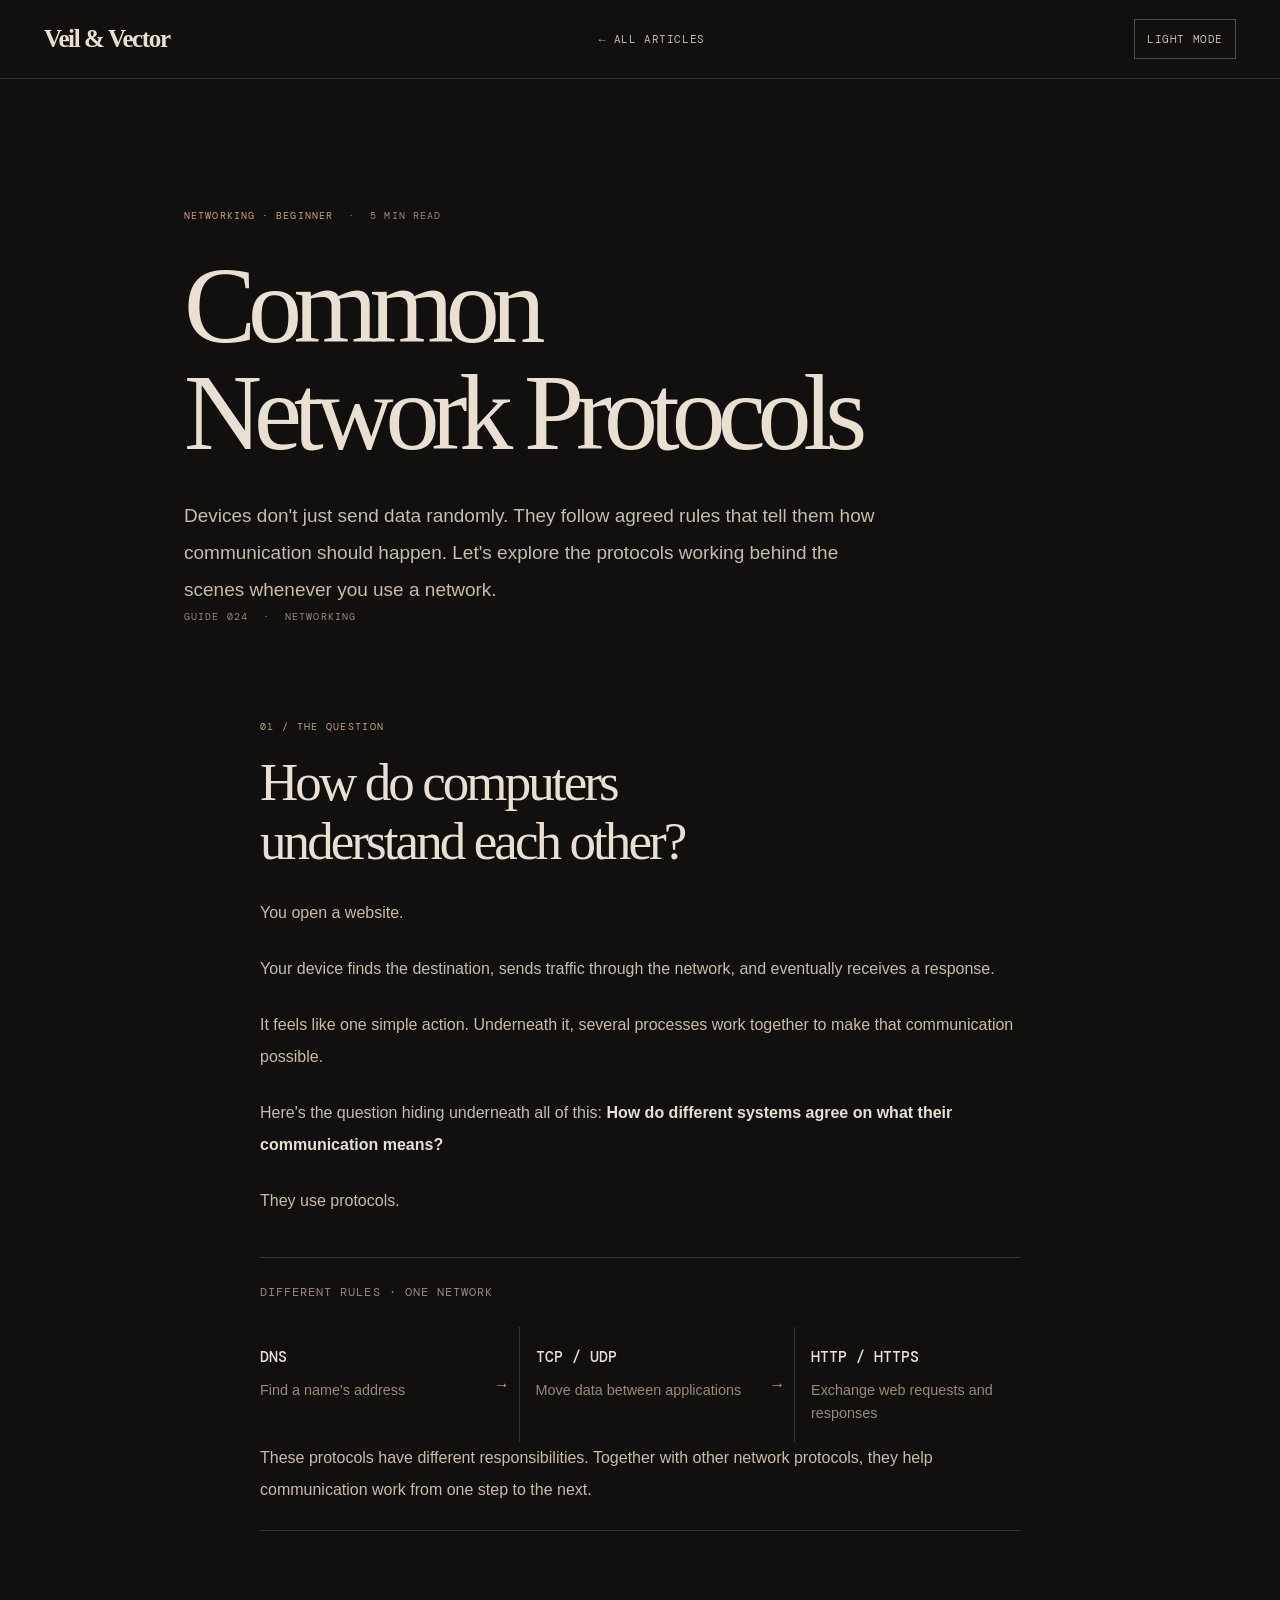
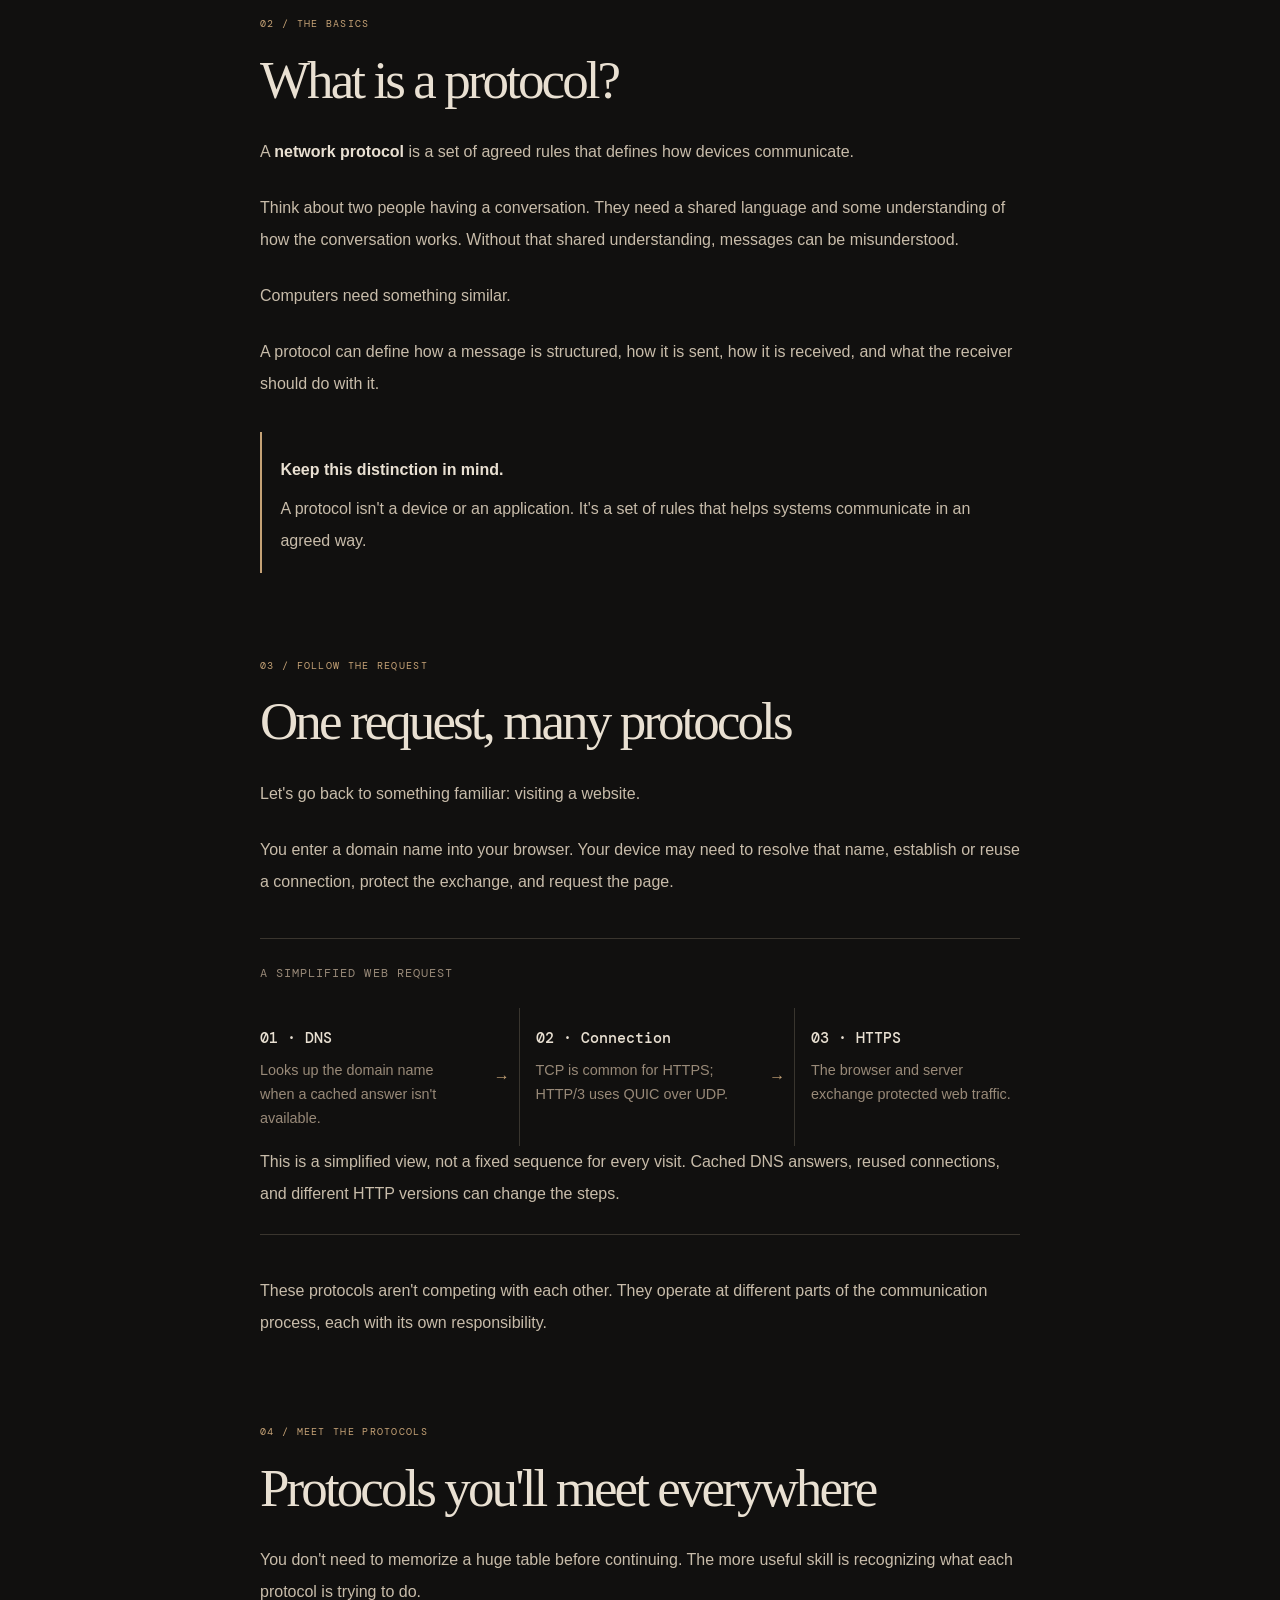
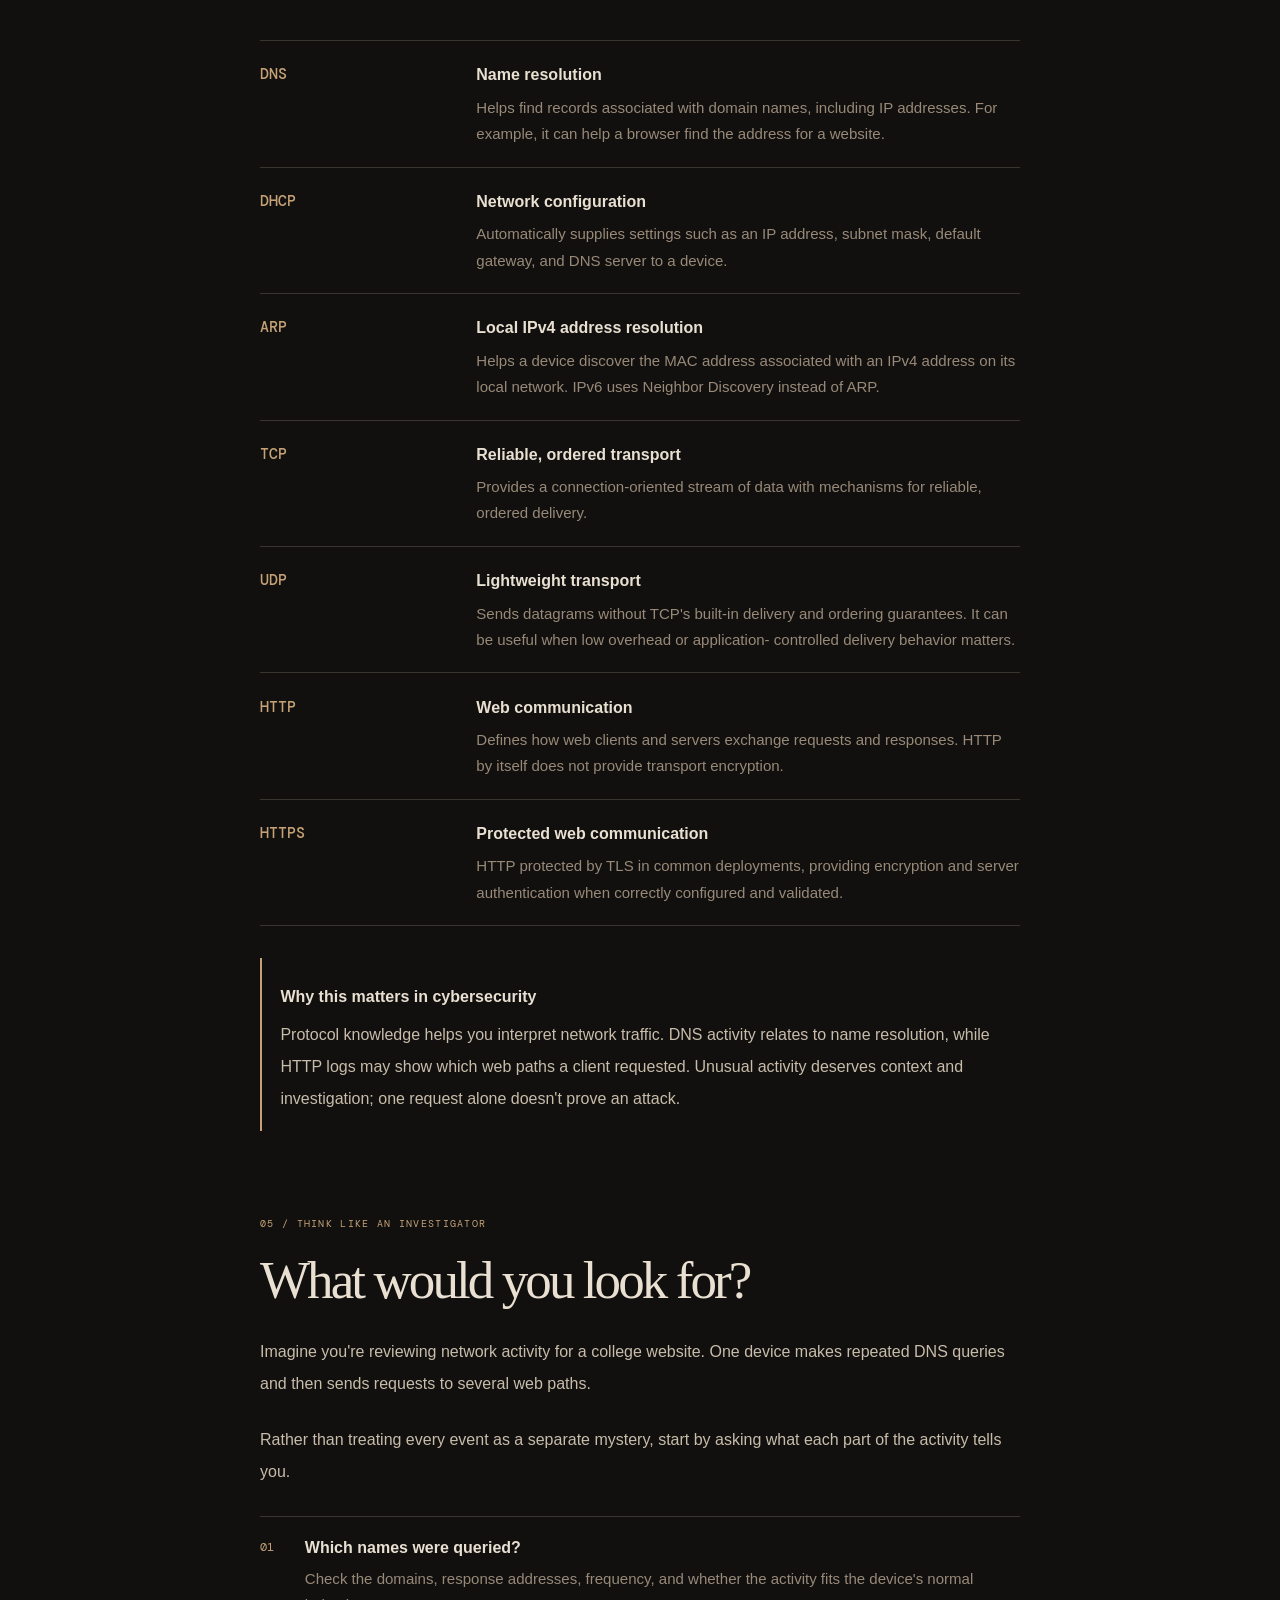
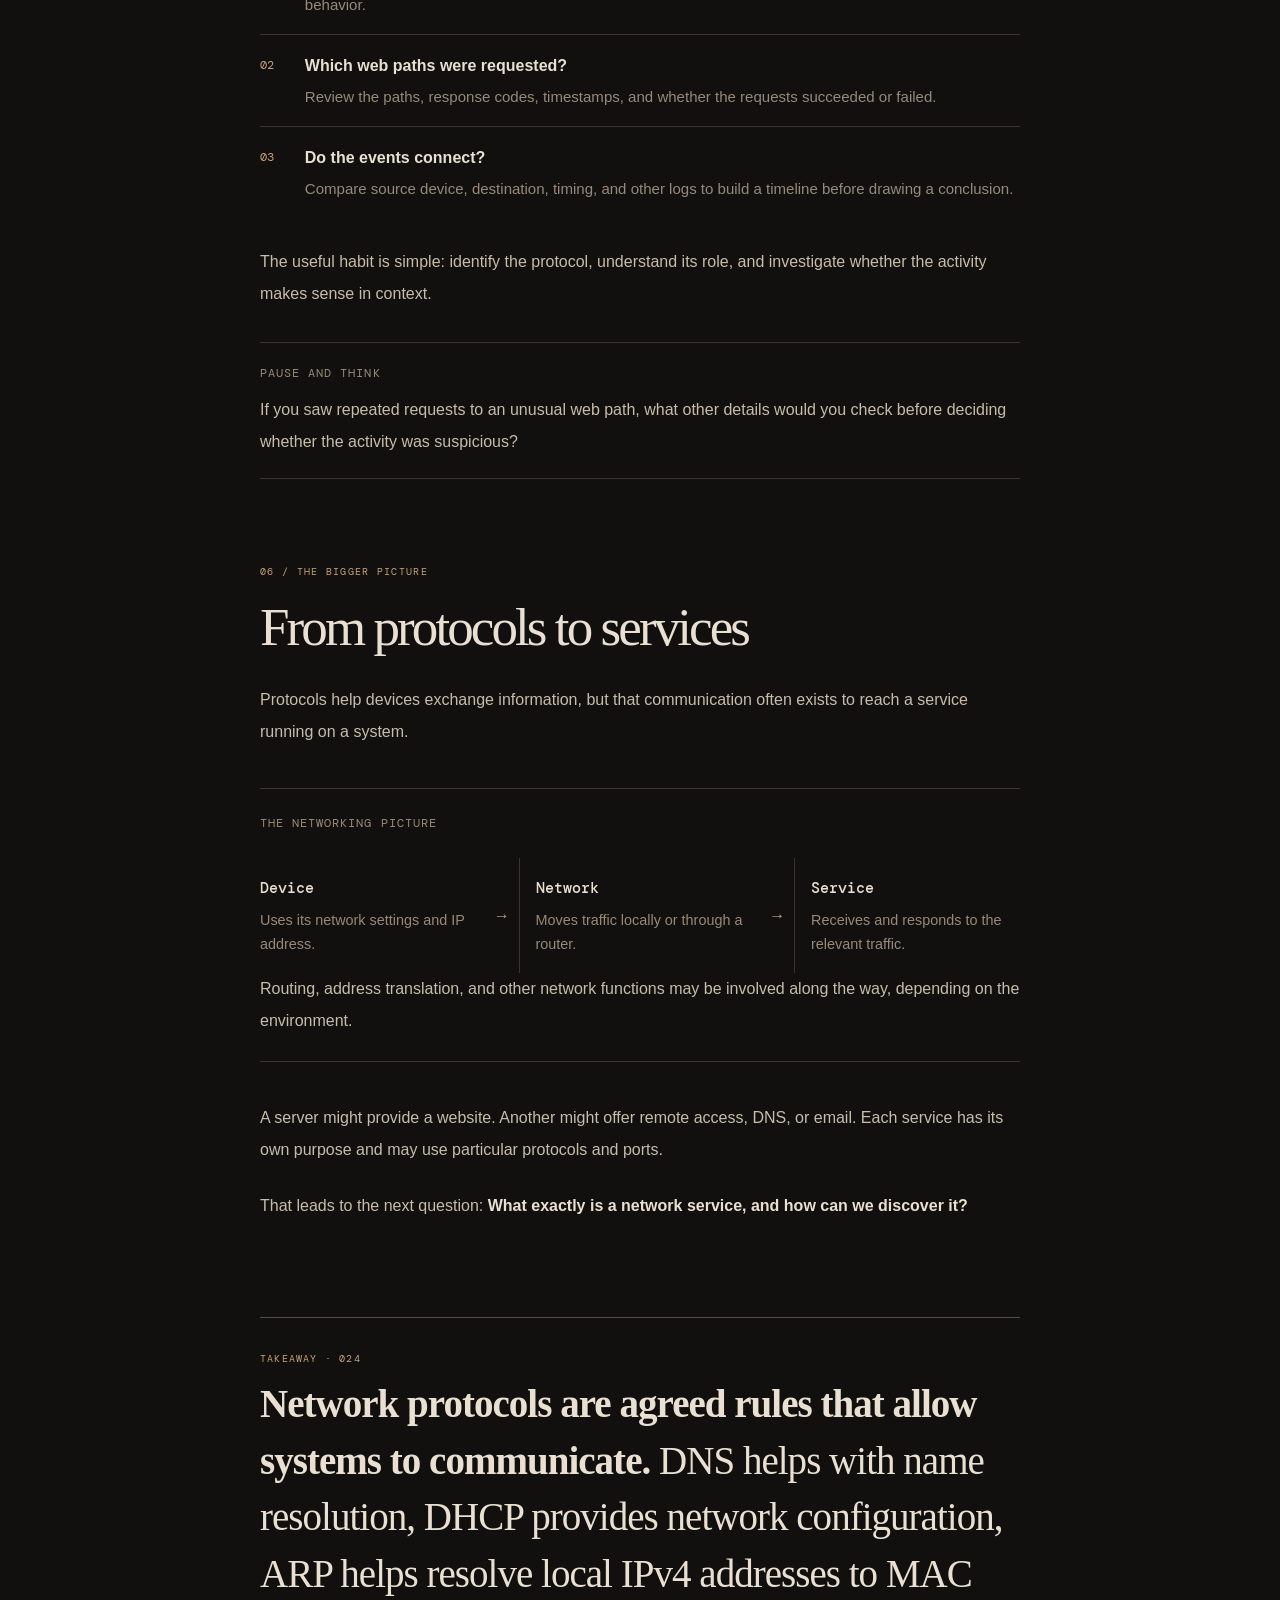
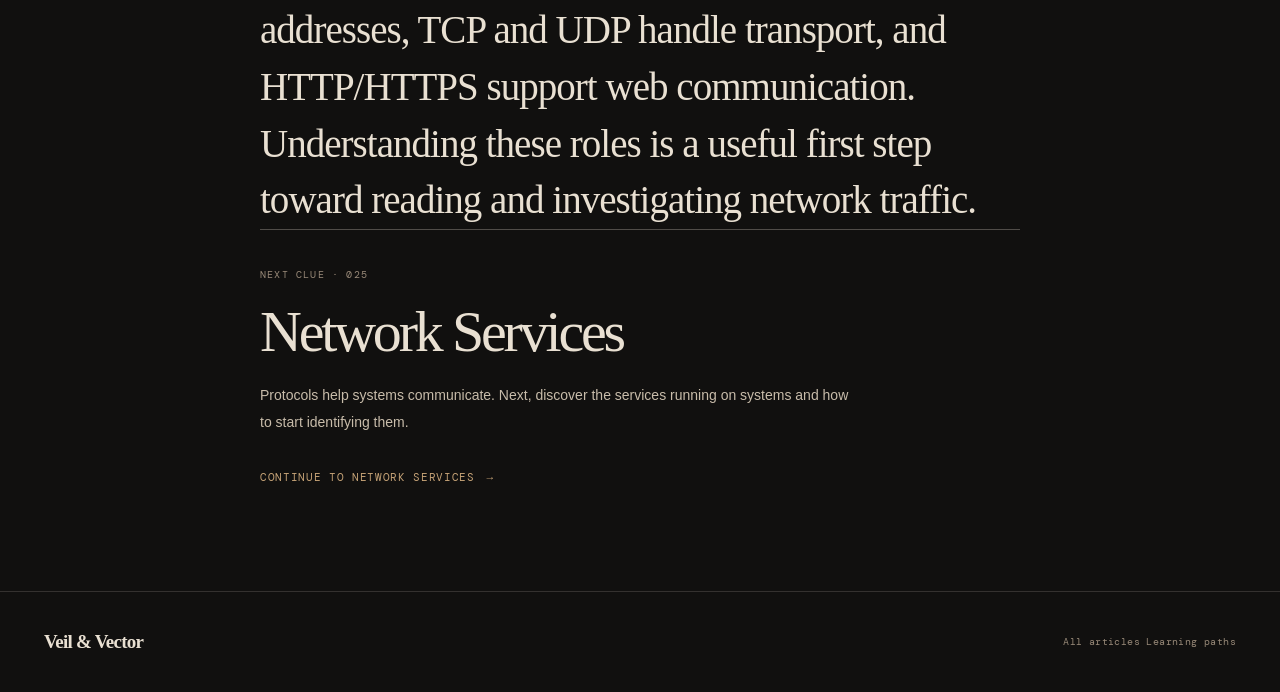
<file: articles/common-network-protocols.html>
<!DOCTYPE html>
<html lang="en" data-theme="dark">
<head>
  <meta charset="UTF-8">
  <meta name="viewport" content="width=device-width, initial-scale=1.0">

  <title>Common Network Protocols: A Beginner's Guide | Veil &amp; Vector</title>
  <meta name="description" content="Learn how common network protocols work, from DNS and DHCP to ARP, TCP, UDP, HTTP and HTTPS, through simple examples.">
  <meta name="author" content="Veil &amp; Vector">
  <meta name="theme-color" content="#11100f">
  <meta name="robots" content="index, follow">

  <link rel="canonical" href="https://veilvector.github.io/articles/common-network-protocols.html">

  <link rel="preconnect" href="https://fonts.googleapis.com">
  <link rel="preconnect" href="https://fonts.gstatic.com" crossorigin>
  <link href="https://fonts.googleapis.com/css2?family=DM+Mono:wght@400;500&family=DM+Sans:wght@400;500;600;700&family=Playfair+Display:wght@500;600;700&display=swap" rel="stylesheet">

  <link rel="stylesheet" href="../article.css">

  <style>
    .editorial-visual {
      margin: 2.5rem 0;
      padding: 1.5rem 0;
      border-top: 1px solid var(--border, rgba(180, 165, 140, 0.25));
      border-bottom: 1px solid var(--border, rgba(180, 165, 140, 0.25));
    }

    .visual-label,
    .mini-label {
      font-family: "DM Mono", monospace;
      font-size: 0.72rem;
      letter-spacing: 0.09em;
      text-transform: uppercase;
      color: var(--muted, #a7a095);
    }

    .visual-label {
      margin-bottom: 1.5rem;
    }

    .concept-flow {
      display: flex;
      align-items: stretch;
      gap: 0;
      width: 100%;
    }

    .concept-step {
      flex: 1 1 0;
      min-width: 0;
      padding: 1rem;
      border-left: 1px solid var(--border, rgba(180, 165, 140, 0.25));
    }

    .concept-step:first-child {
      border-left: 0;
      padding-left: 0;
    }

    .concept-step:last-child {
      padding-right: 0;
    }

    .concept-step strong {
      display: block;
      margin-bottom: 0.45rem;
      font-family: "DM Mono", monospace;
      font-size: 0.95rem;
      font-weight: 500;
      overflow-wrap: anywhere;
    }

    .concept-step p,
    .concept-step span {
      display: block;
      margin: 0;
      font-size: 0.9rem;
      line-height: 1.65;
      color: var(--muted, #a7a095);
    }

    .concept-arrow {
      align-self: center;
      flex: 0 0 auto;
      padding: 0 0.55rem;
      color: var(--accent, #c4a879);
    }

    .flow-caption {
      margin: 1.25rem 0 0;
      font-size: 0.88rem;
      line-height: 1.7;
      color: var(--muted, #a7a095);
    }

    .protocol-list {
      margin: 2rem 0;
    }

    .protocol-row {
      display: grid;
      grid-template-columns: minmax(85px, 0.65fr) minmax(0, 1.8fr);
      gap: 1.25rem;
      padding: 1.2rem 0;
      border-top: 1px solid var(--border, rgba(180, 165, 140, 0.25));
    }

    .protocol-row:last-child {
      border-bottom: 1px solid var(--border, rgba(180, 165, 140, 0.25));
    }

    .protocol-name {
      font-family: "DM Mono", monospace;
      font-size: 0.95rem;
      font-weight: 500;
      color: var(--accent, #c4a879);
    }

    .protocol-detail strong {
      display: block;
      margin-bottom: 0.3rem;
      font-weight: 600;
    }

    .protocol-detail p {
      margin: 0;
      font-size: 0.94rem;
      line-height: 1.75;
      color: var(--muted, #a7a095);
    }

    .investigation-list {
      margin: 1.75rem 0;
      padding: 0;
      list-style: none;
      counter-reset: clue;
    }

    .investigation-list li {
      counter-increment: clue;
      display: grid;
      grid-template-columns: 2rem minmax(0, 1fr);
      gap: 0.8rem;
      padding: 1rem 0;
      border-top: 1px solid var(--border, rgba(180, 165, 140, 0.25));
    }

    .investigation-list li::before {
      content: "0" counter(clue);
      font-family: "DM Mono", monospace;
      font-size: 0.78rem;
      color: var(--accent, #c4a879);
      padding-top: 0.2rem;
    }

    .investigation-list strong {
      display: block;
      margin-bottom: 0.25rem;
    }

    .investigation-list p {
      margin: 0;
      color: var(--muted, #a7a095);
      font-size: 0.94rem;
      line-height: 1.7;
    }

    .protocol-note {
      margin: 2rem 0;
      padding: 1rem 0 1rem 1.15rem;
      border-left: 2px solid var(--accent, #c4a879);
    }

    .protocol-note p {
      margin: 0.4rem 0;
    }

    .quick-check {
      margin: 2rem 0;
      padding: 1.25rem 0;
      border-top: 1px solid var(--border, rgba(180, 165, 140, 0.25));
      border-bottom: 1px solid var(--border, rgba(180, 165, 140, 0.25));
    }

    .quick-check .mini-label {
      display: block;
      margin-bottom: 0.6rem;
    }

    @media (max-width: 640px) {
      .editorial-visual {
        margin: 2rem 0;
        padding: 1.2rem 0;
      }

      .concept-flow {
        flex-direction: column;
      }

      .concept-step,
      .concept-step:first-child,
      .concept-step:last-child {
        width: 100%;
        padding: 0.9rem 0;
        border-left: 0;
        border-bottom: 1px solid var(--border, rgba(180, 165, 140, 0.25));
      }

      .concept-step:last-child {
        border-bottom: 0;
      }

      .concept-arrow {
        align-self: flex-start;
        padding: 0.1rem 0;
        transform: rotate(90deg);
      }

      .protocol-row {
        grid-template-columns: 1fr;
        gap: 0.35rem;
        padding: 1rem 0;
      }

      .protocol-name {
        font-size: 0.9rem;
      }
    }
  </style>
</head>

<body>

  <header class="site-header">
    <div class="nav-inner">
      <a class="brand" href="../index.html" aria-label="Veil & Vector homepage">
        <span>Veil &amp; Vector</span>
      </a>

      <a class="back-link" href="../index.html#articles">
        <span aria-hidden="true">←</span> All articles
      </a>

      <button
        class="theme-toggle"
        id="theme-toggle"
        type="button"
        aria-label="Switch to light theme"
        title="Toggle light and dark themes"
      >
        <span class="theme-icon" aria-hidden="true">☼</span>
        <span class="theme-text">Light</span>
      </button>
    </div>
  </header>

  <div class="progress-track" aria-hidden="true">
    <div class="progress" id="progress"></div>
  </div>

  <main>
    <header class="article-header">
      <div class="article-meta">
        <span class="category">Networking · Beginner</span>
        <span aria-hidden="true">·</span>
        <span>5 min read</span>
      </div>

      <h1>Common Network Protocols</h1>

      <p class="article-intro">
        Devices don't just send data randomly. They follow agreed rules
        that tell them how communication should happen. Let's explore the
        protocols working behind the scenes whenever you use a network.
      </p>

      <div class="article-meta">
        <span>GUIDE 024</span>
        <span aria-hidden="true">·</span>
        <span>NETWORKING</span>
      </div>
    </header>

    <article>
      <section class="story-section reveal">
        <div class="section-index">01 / THE QUESTION</div>

        <h2>How do computers understand each other?</h2>

        <p>You open a website.</p>

        <p>
          Your device finds the destination, sends traffic through the
          network, and eventually receives a response.
        </p>

        <p>
          It feels like one simple action. Underneath it, several processes
          work together to make that communication possible.
        </p>

        <p>
          Here's the question hiding underneath all of this:
          <strong>How do different systems agree on what their communication means?</strong>
        </p>

        <p>They use protocols.</p>

        <div class="editorial-visual">
          <div class="visual-label">DIFFERENT RULES · ONE NETWORK</div>

          <div class="concept-flow">
            <div class="concept-step">
              <strong>DNS</strong>
              <span>Find a name's address</span>
            </div>
            <div class="concept-arrow" aria-hidden="true">→</div>
            <div class="concept-step">
              <strong>TCP / UDP</strong>
              <span>Move data between applications</span>
            </div>
            <div class="concept-arrow" aria-hidden="true">→</div>
            <div class="concept-step">
              <strong>HTTP / HTTPS</strong>
              <span>Exchange web requests and responses</span>
            </div>
          </div>

          <p class="flow-caption">
            These protocols have different responsibilities. Together with
            other network protocols, they help communication work from one
            step to the next.
          </p>
        </div>
      </section>

      <section class="story-section reveal">
        <div class="section-index">02 / THE BASICS</div>

        <h2>What is a protocol?</h2>

        <p>
          A <strong>network protocol</strong> is a set of agreed rules
          that defines how devices communicate.
        </p>

        <p>
          Think about two people having a conversation. They need a shared
          language and some understanding of how the conversation works.
          Without that shared understanding, messages can be misunderstood.
        </p>

        <p>Computers need something similar.</p>

        <p>
          A protocol can define how a message is structured, how it is sent,
          how it is received, and what the receiver should do with it.
        </p>

        <div class="protocol-note">
          <p><strong>Keep this distinction in mind.</strong></p>
          <p>
            A protocol isn't a device or an application. It's a set of rules
            that helps systems communicate in an agreed way.
          </p>
        </div>
      </section>

      <section class="story-section reveal">
        <div class="section-index">03 / FOLLOW THE REQUEST</div>

        <h2>One request, many protocols</h2>

        <p>
          Let's go back to something familiar: visiting a website.
        </p>

        <p>
          You enter a domain name into your browser. Your device may need
          to resolve that name, establish or reuse a connection, protect
          the exchange, and request the page.
        </p>

        <div class="editorial-visual">
          <div class="visual-label">A SIMPLIFIED WEB REQUEST</div>

          <div class="concept-flow">
            <div class="concept-step">
              <strong>01 · DNS</strong>
              <p>Looks up the domain name when a cached answer isn't available.</p>
            </div>
            <div class="concept-arrow" aria-hidden="true">→</div>
            <div class="concept-step">
              <strong>02 · Connection</strong>
              <p>TCP is common for HTTPS; HTTP/3 uses QUIC over UDP.</p>
            </div>
            <div class="concept-arrow" aria-hidden="true">→</div>
            <div class="concept-step">
              <strong>03 · HTTPS</strong>
              <p>The browser and server exchange protected web traffic.</p>
            </div>
          </div>

          <p class="flow-caption">
            This is a simplified view, not a fixed sequence for every visit.
            Cached DNS answers, reused connections, and different HTTP
            versions can change the steps.
          </p>
        </div>

        <p>
          These protocols aren't competing with each other. They operate
          at different parts of the communication process, each with its
          own responsibility.
        </p>
      </section>

      <section class="story-section reveal">
        <div class="section-index">04 / MEET THE PROTOCOLS</div>

        <h2>Protocols you'll meet everywhere</h2>

        <p>
          You don't need to memorize a huge table before continuing.
          The more useful skill is recognizing what each protocol is
          trying to do.
        </p>

        <div class="protocol-list">
          <div class="protocol-row">
            <div class="protocol-name">DNS</div>
            <div class="protocol-detail">
              <strong>Name resolution</strong>
              <p>
                Helps find records associated with domain names, including
                IP addresses. For example, it can help a browser find the
                address for a website.
              </p>
            </div>
          </div>

          <div class="protocol-row">
            <div class="protocol-name">DHCP</div>
            <div class="protocol-detail">
              <strong>Network configuration</strong>
              <p>
                Automatically supplies settings such as an IP address,
                subnet mask, default gateway, and DNS server to a device.
              </p>
            </div>
          </div>

          <div class="protocol-row">
            <div class="protocol-name">ARP</div>
            <div class="protocol-detail">
              <strong>Local IPv4 address resolution</strong>
              <p>
                Helps a device discover the MAC address associated with
                an IPv4 address on its local network. IPv6 uses Neighbor
                Discovery instead of ARP.
              </p>
            </div>
          </div>

          <div class="protocol-row">
            <div class="protocol-name">TCP</div>
            <div class="protocol-detail">
              <strong>Reliable, ordered transport</strong>
              <p>
                Provides a connection-oriented stream of data with
                mechanisms for reliable, ordered delivery.
              </p>
            </div>
          </div>

          <div class="protocol-row">
            <div class="protocol-name">UDP</div>
            <div class="protocol-detail">
              <strong>Lightweight transport</strong>
              <p>
                Sends datagrams without TCP's built-in delivery and ordering
                guarantees. It can be useful when low overhead or application-
                controlled delivery behavior matters.
              </p>
            </div>
          </div>

          <div class="protocol-row">
            <div class="protocol-name">HTTP</div>
            <div class="protocol-detail">
              <strong>Web communication</strong>
              <p>
                Defines how web clients and servers exchange requests
                and responses. HTTP by itself does not provide transport
                encryption.
              </p>
            </div>
          </div>

          <div class="protocol-row">
            <div class="protocol-name">HTTPS</div>
            <div class="protocol-detail">
              <strong>Protected web communication</strong>
              <p>
                HTTP protected by TLS in common deployments, providing
                encryption and server authentication when correctly
                configured and validated.
              </p>
            </div>
          </div>
        </div>

        <div class="protocol-note">
          <p><strong>Why this matters in cybersecurity</strong></p>
          <p>
            Protocol knowledge helps you interpret network traffic. DNS
            activity relates to name resolution, while HTTP logs may show
            which web paths a client requested. Unusual activity deserves
            context and investigation; one request alone doesn't prove
            an attack.
          </p>
        </div>
      </section>

      <section class="story-section reveal">
        <div class="section-index">05 / THINK LIKE AN INVESTIGATOR</div>

        <h2>What would you look for?</h2>

        <p>
          Imagine you're reviewing network activity for a college website.
          One device makes repeated DNS queries and then sends requests to
          several web paths.
        </p>

        <p>
          Rather than treating every event as a separate mystery, start
          by asking what each part of the activity tells you.
        </p>

        <ol class="investigation-list">
          <li>
            <div>
              <strong>Which names were queried?</strong>
              <p>
                Check the domains, response addresses, frequency, and
                whether the activity fits the device's normal behavior.
              </p>
            </div>
          </li>
          <li>
            <div>
              <strong>Which web paths were requested?</strong>
              <p>
                Review the paths, response codes, timestamps, and whether
                the requests succeeded or failed.
              </p>
            </div>
          </li>
          <li>
            <div>
              <strong>Do the events connect?</strong>
              <p>
                Compare source device, destination, timing, and other logs
                to build a timeline before drawing a conclusion.
              </p>
            </div>
          </li>
        </ol>

        <p>
          The useful habit is simple: identify the protocol, understand
          its role, and investigate whether the activity makes sense
          in context.
        </p>

        <div class="quick-check">
          <span class="mini-label">PAUSE AND THINK</span>
          <p>
            If you saw repeated requests to an unusual web path, what other
            details would you check before deciding whether the activity
            was suspicious?
          </p>
        </div>
      </section>

      <section class="story-section reveal">
        <div class="section-index">06 / THE BIGGER PICTURE</div>

        <h2>From protocols to services</h2>

        <p>
          Protocols help devices exchange information, but that communication
          often exists to reach a service running on a system.
        </p>

        <div class="editorial-visual">
          <div class="visual-label">THE NETWORKING PICTURE</div>

          <div class="concept-flow">
            <div class="concept-step">
              <strong>Device</strong>
              <p>Uses its network settings and IP address.</p>
            </div>
            <div class="concept-arrow" aria-hidden="true">→</div>
            <div class="concept-step">
              <strong>Network</strong>
              <p>Moves traffic locally or through a router.</p>
            </div>
            <div class="concept-arrow" aria-hidden="true">→</div>
            <div class="concept-step">
              <strong>Service</strong>
              <p>Receives and responds to the relevant traffic.</p>
            </div>
          </div>

          <p class="flow-caption">
            Routing, address translation, and other network functions may
            be involved along the way, depending on the environment.
          </p>
        </div>

        <p>
          A server might provide a website. Another might offer remote
          access, DNS, or email. Each service has its own purpose and
          may use particular protocols and ports.
        </p>

        <p>
          That leads to the next question:
          <strong>What exactly is a network service, and how can we discover it?</strong>
        </p>
      </section>

      <section class="takeaway reveal">
        <div class="takeaway-label">TAKEAWAY · 024</div>

        <p>
          <strong>Network protocols are agreed rules that allow systems to communicate.</strong>
          DNS helps with name resolution, DHCP provides network configuration,
          ARP helps resolve local IPv4 addresses to MAC addresses, TCP and UDP
          handle transport, and HTTP/HTTPS support web communication.
          Understanding these roles is a useful first step toward reading
          and investigating network traffic.
        </p>
      </section>
    </article>

    <section class="next-article reveal">
      <div class="next-inner">
        <div class="next-label">NEXT CLUE · 025</div>

        <h2 class="next-title">Network Services</h2>

        <p class="next-description">
          Protocols help systems communicate. Next, discover the services
          running on systems and how to start identifying them.
        </p>

        <a class="next-link" href="network-services.html">
          Continue to Network Services <span aria-hidden="true">→</span>
        </a>
      </div>
    </section>
  </main>

  <footer class="site-footer">
    <div class="footer-inner">
      <a class="footer-brand" href="../index.html">Veil &amp; Vector</a>

      <div class="footer-links">
        <a href="../index.html#articles">All articles</a>
        <a href="../index.html#learning-paths">Learning paths</a>
      </div>
    </div>
  </footer>

  <script src="../article.js" defer></script>
</body>
</html>
</file>
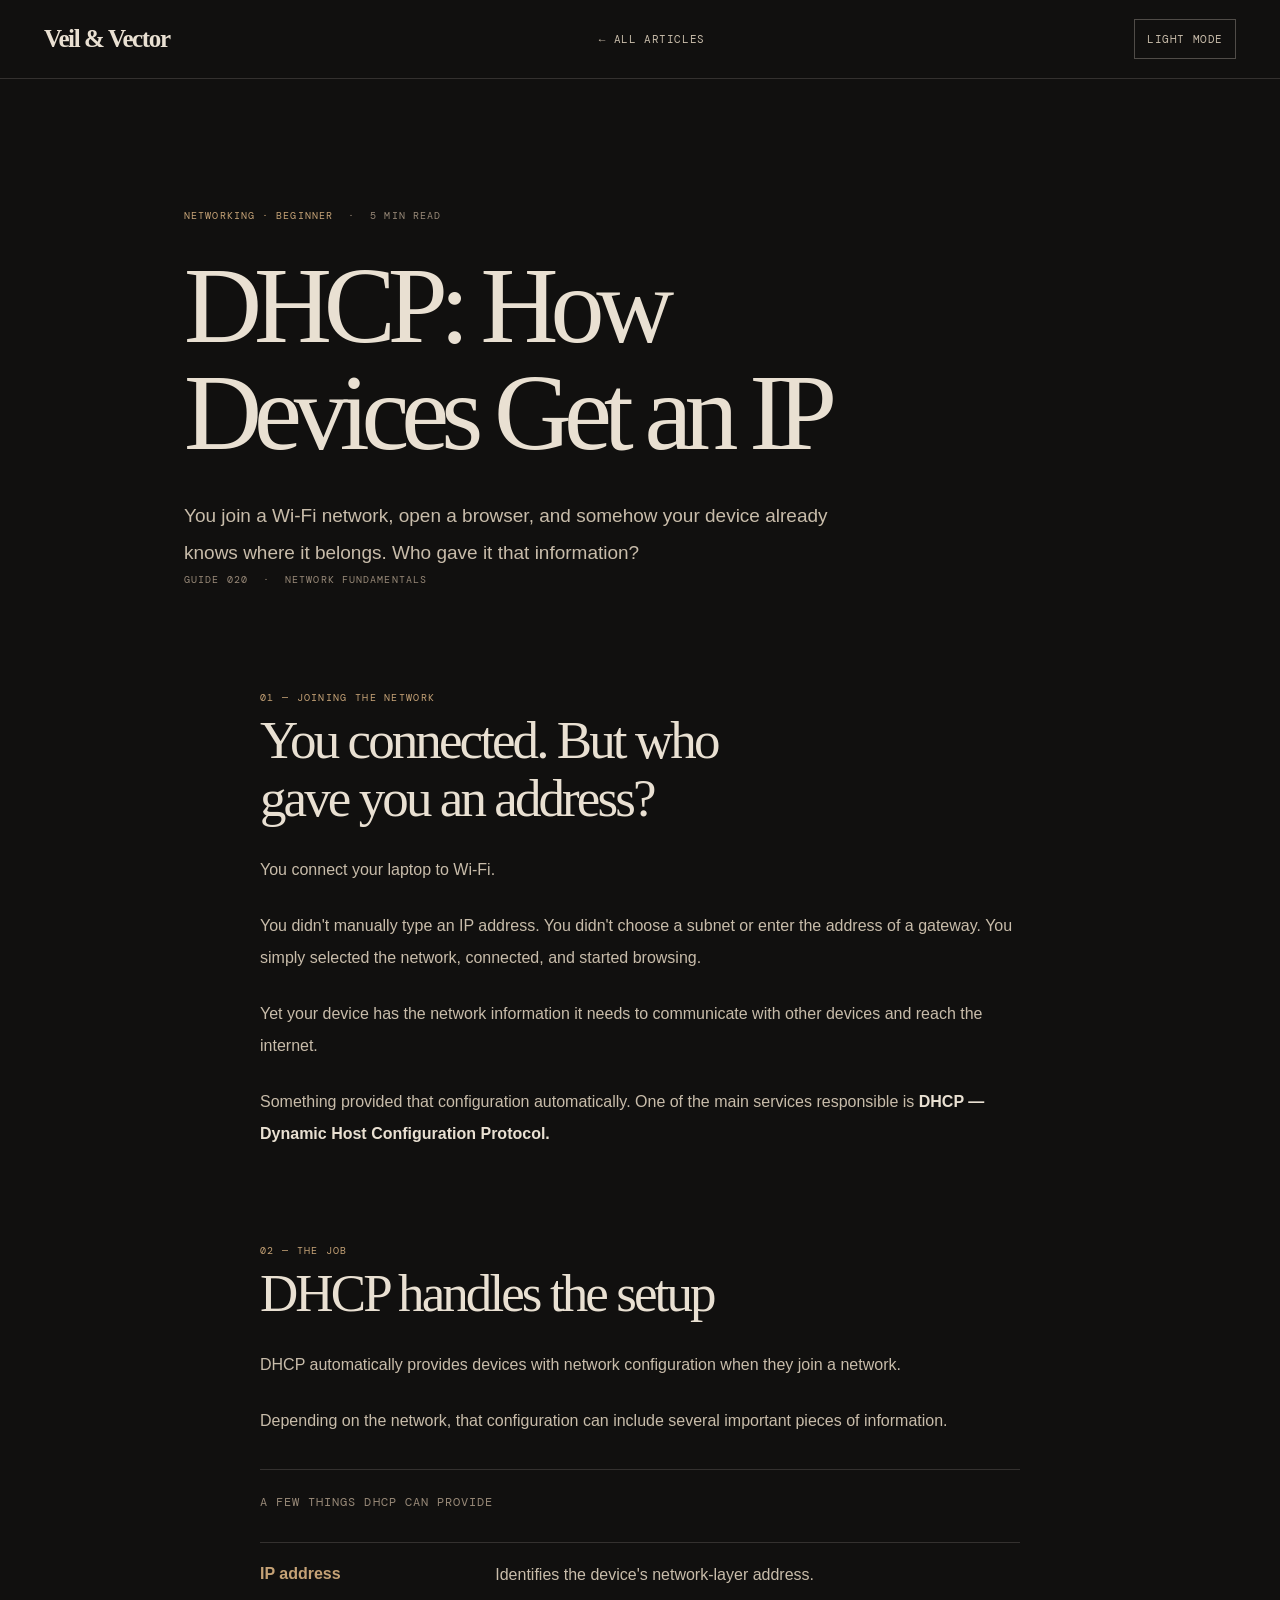
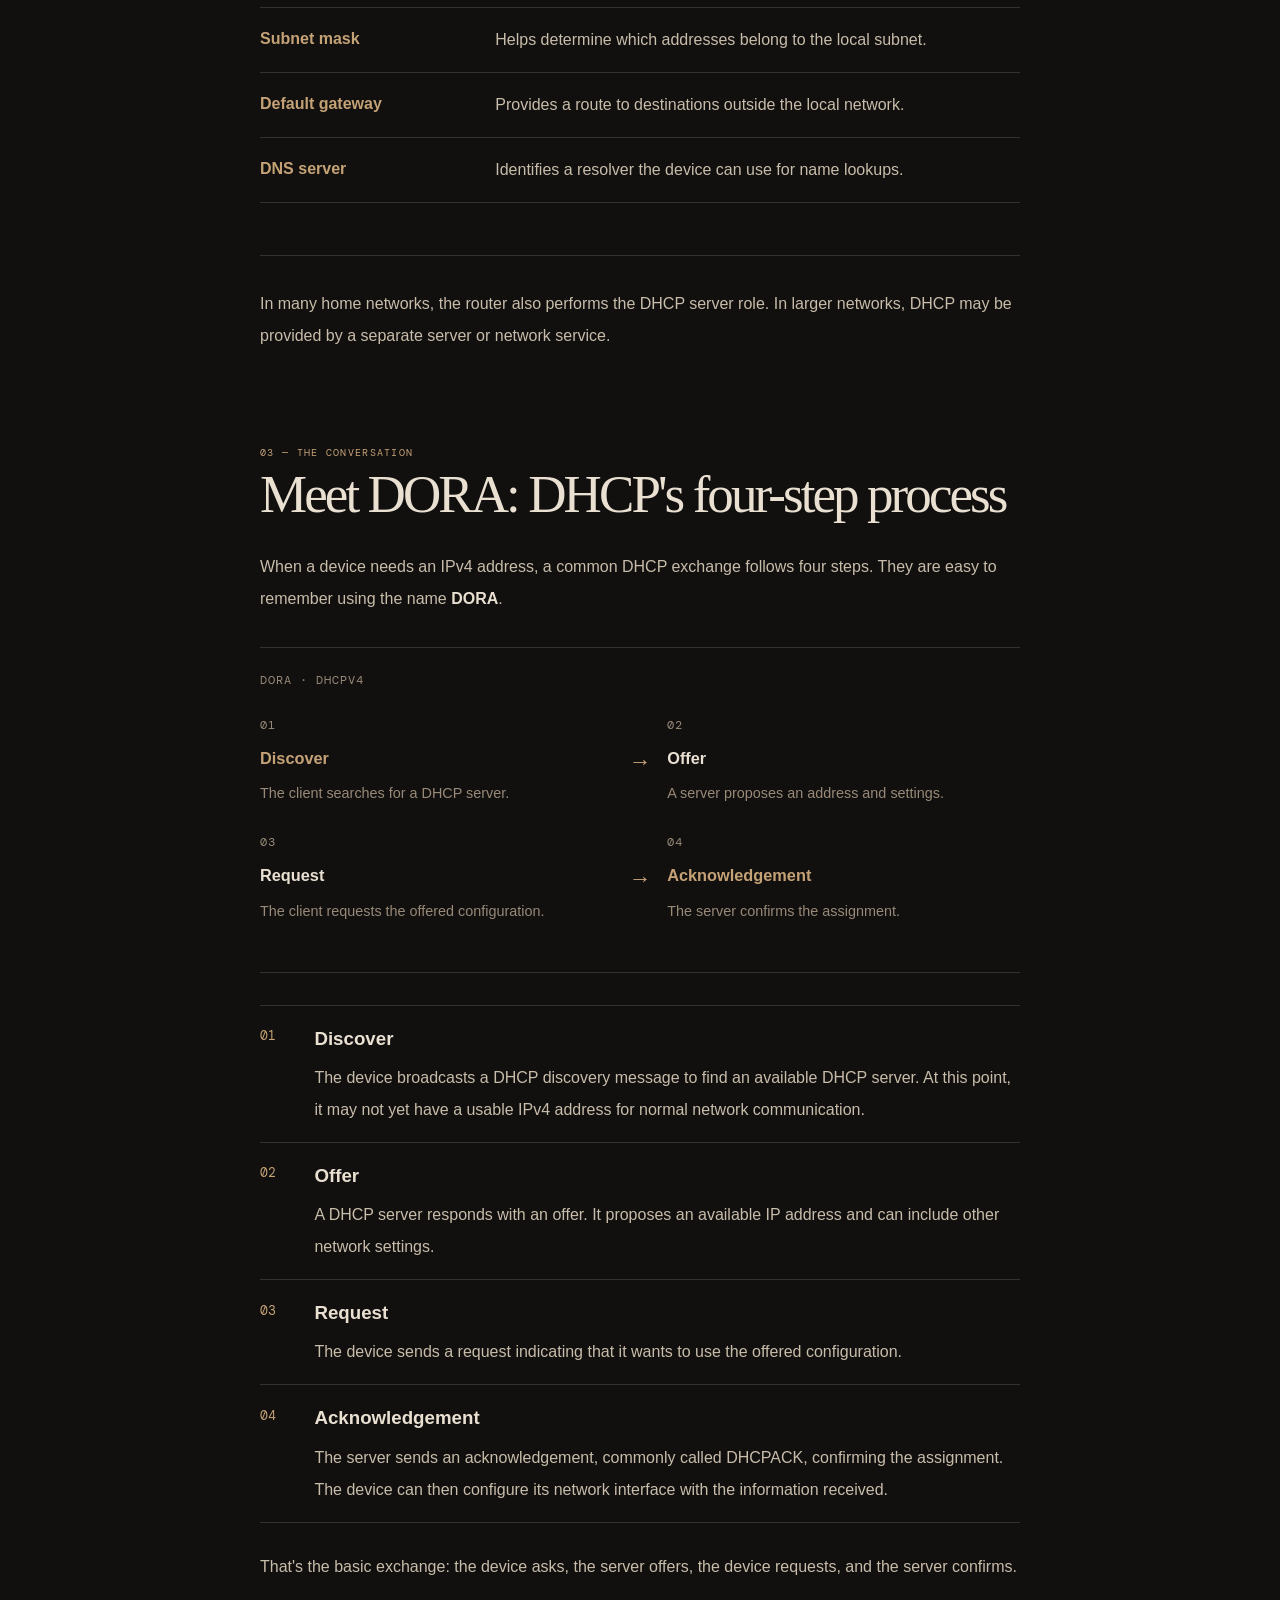
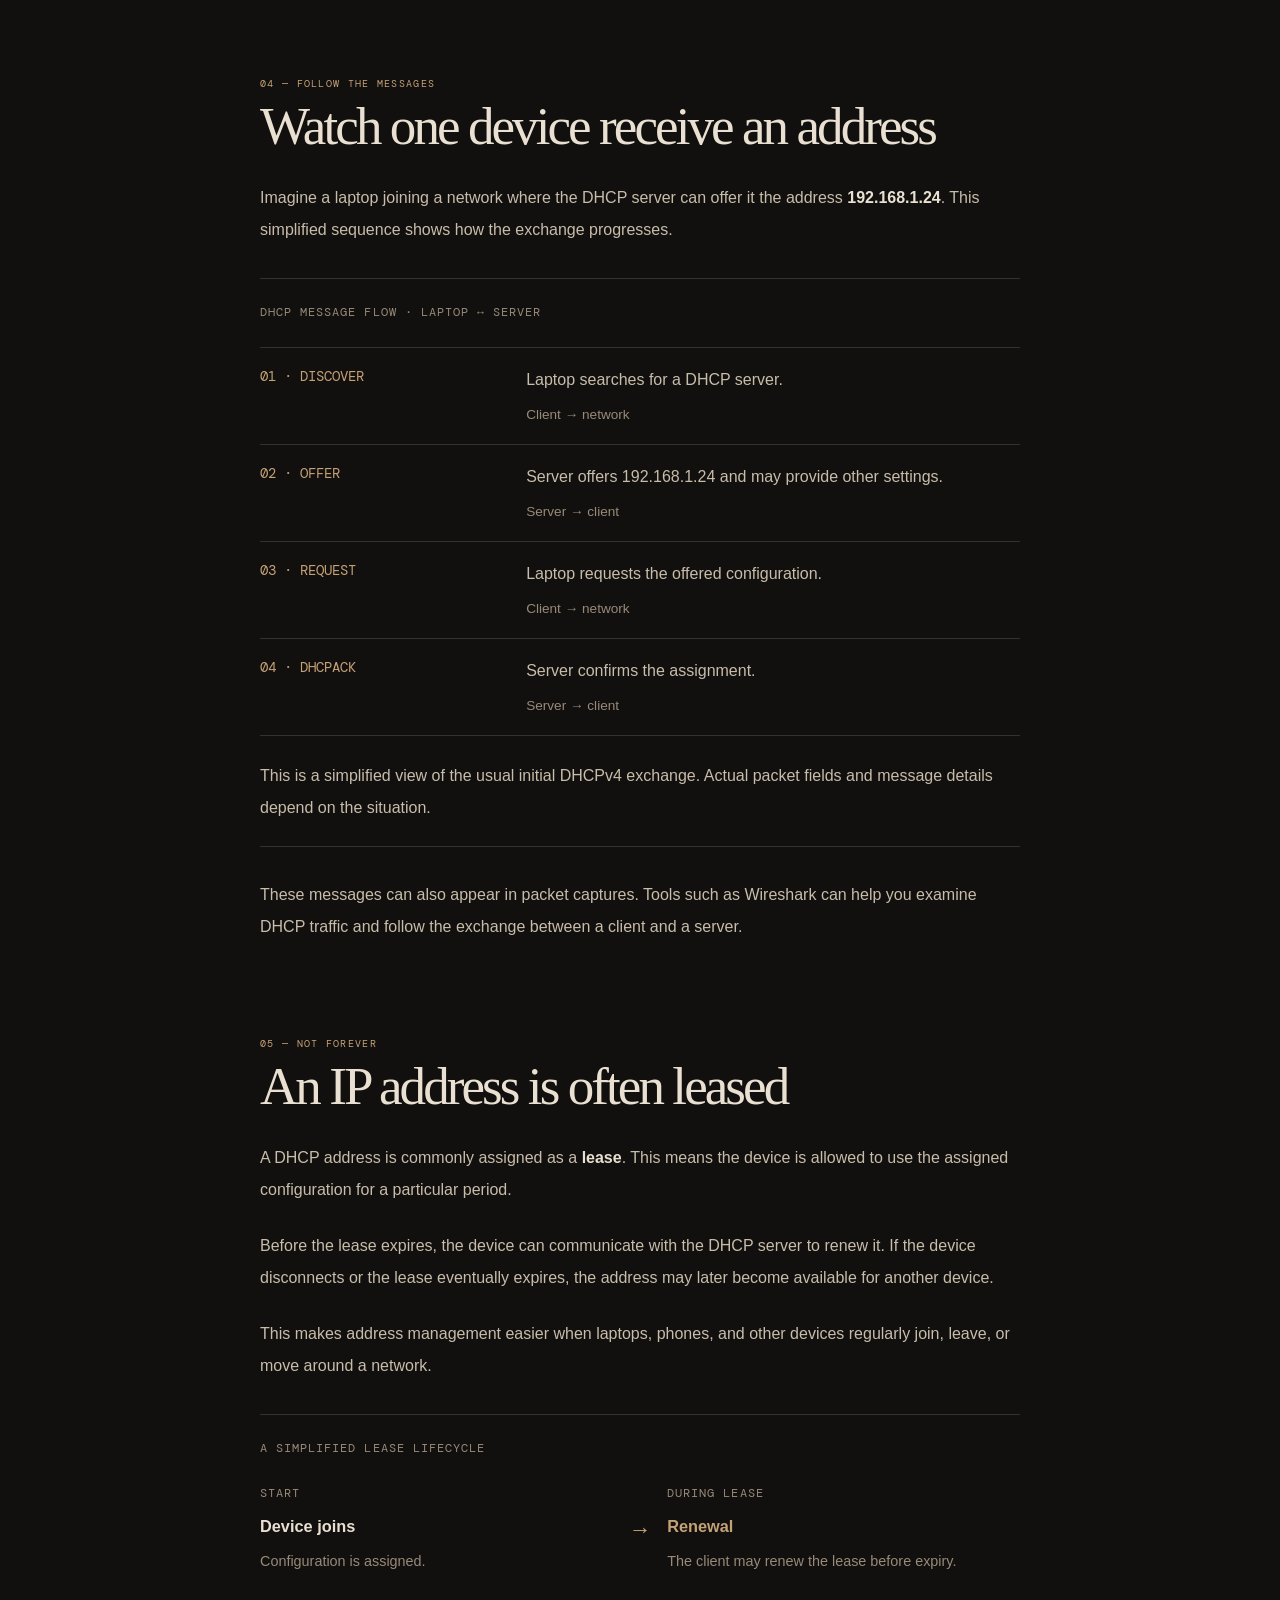
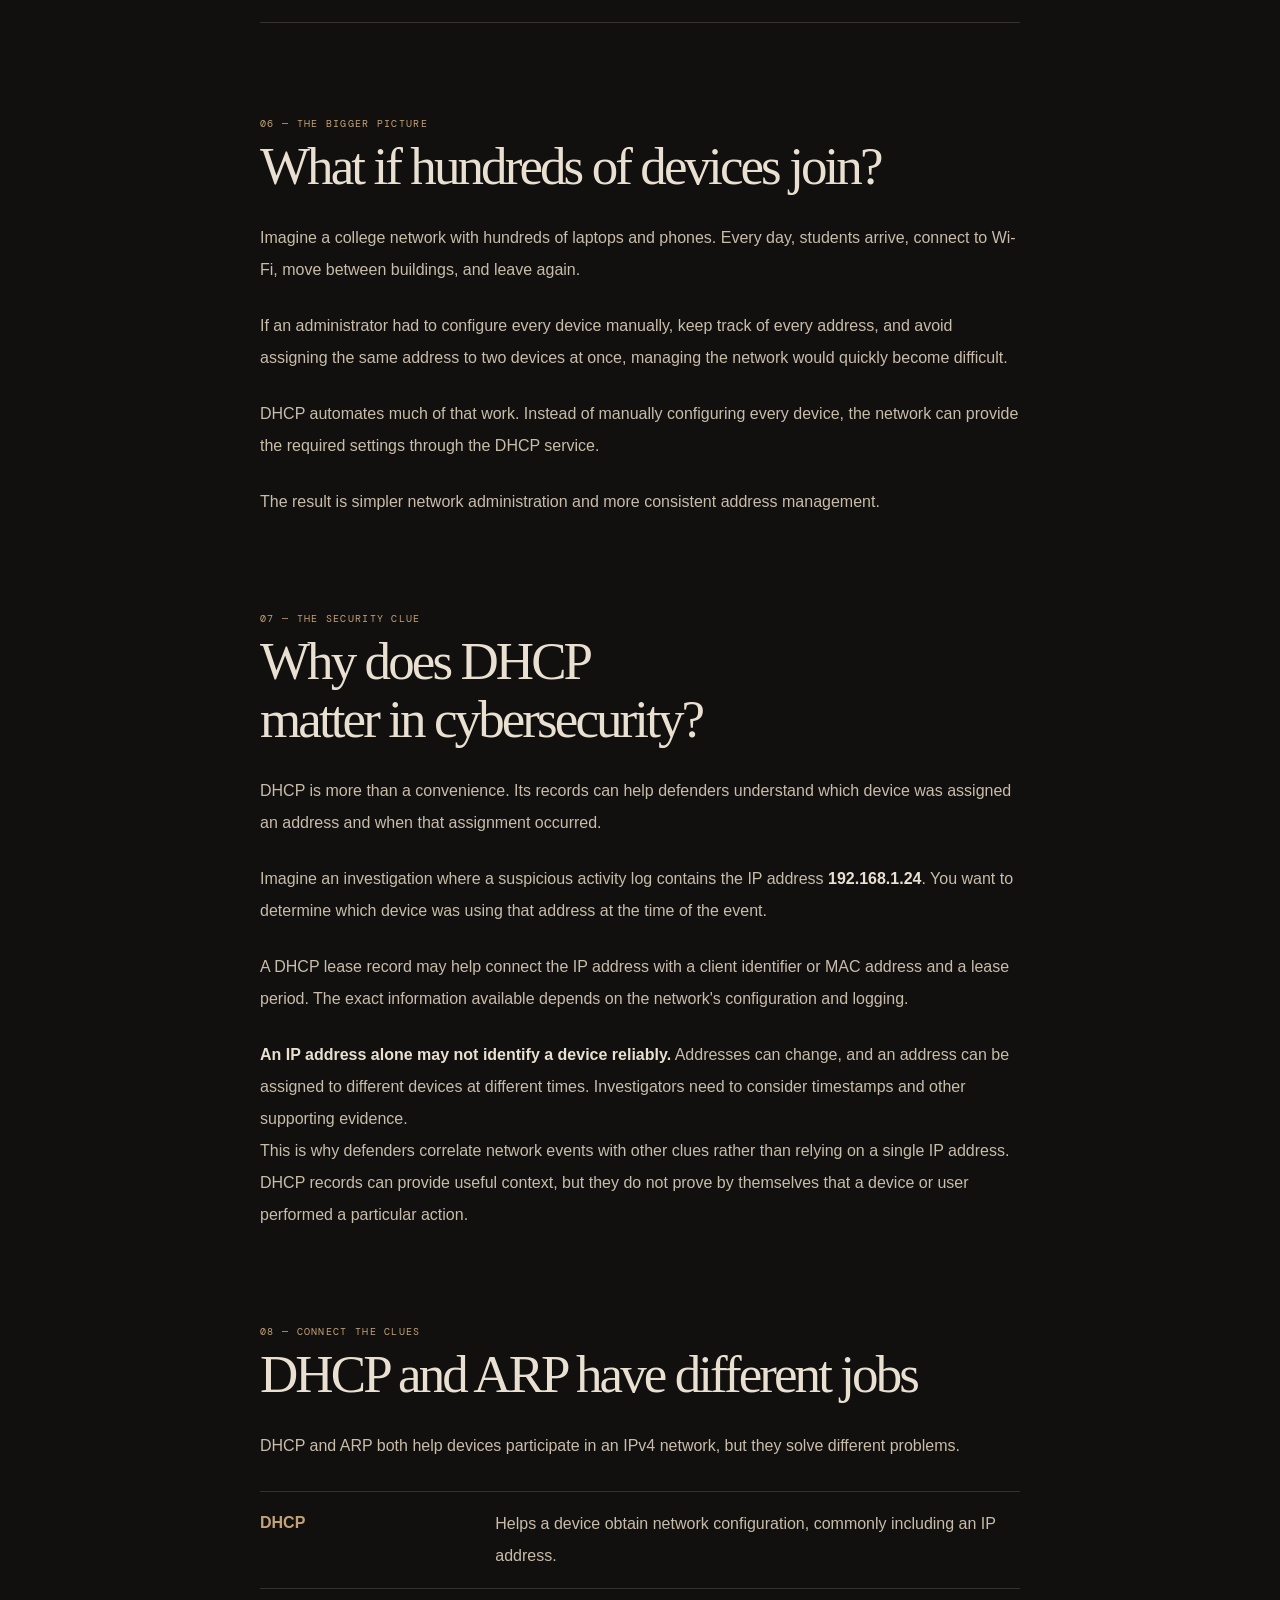
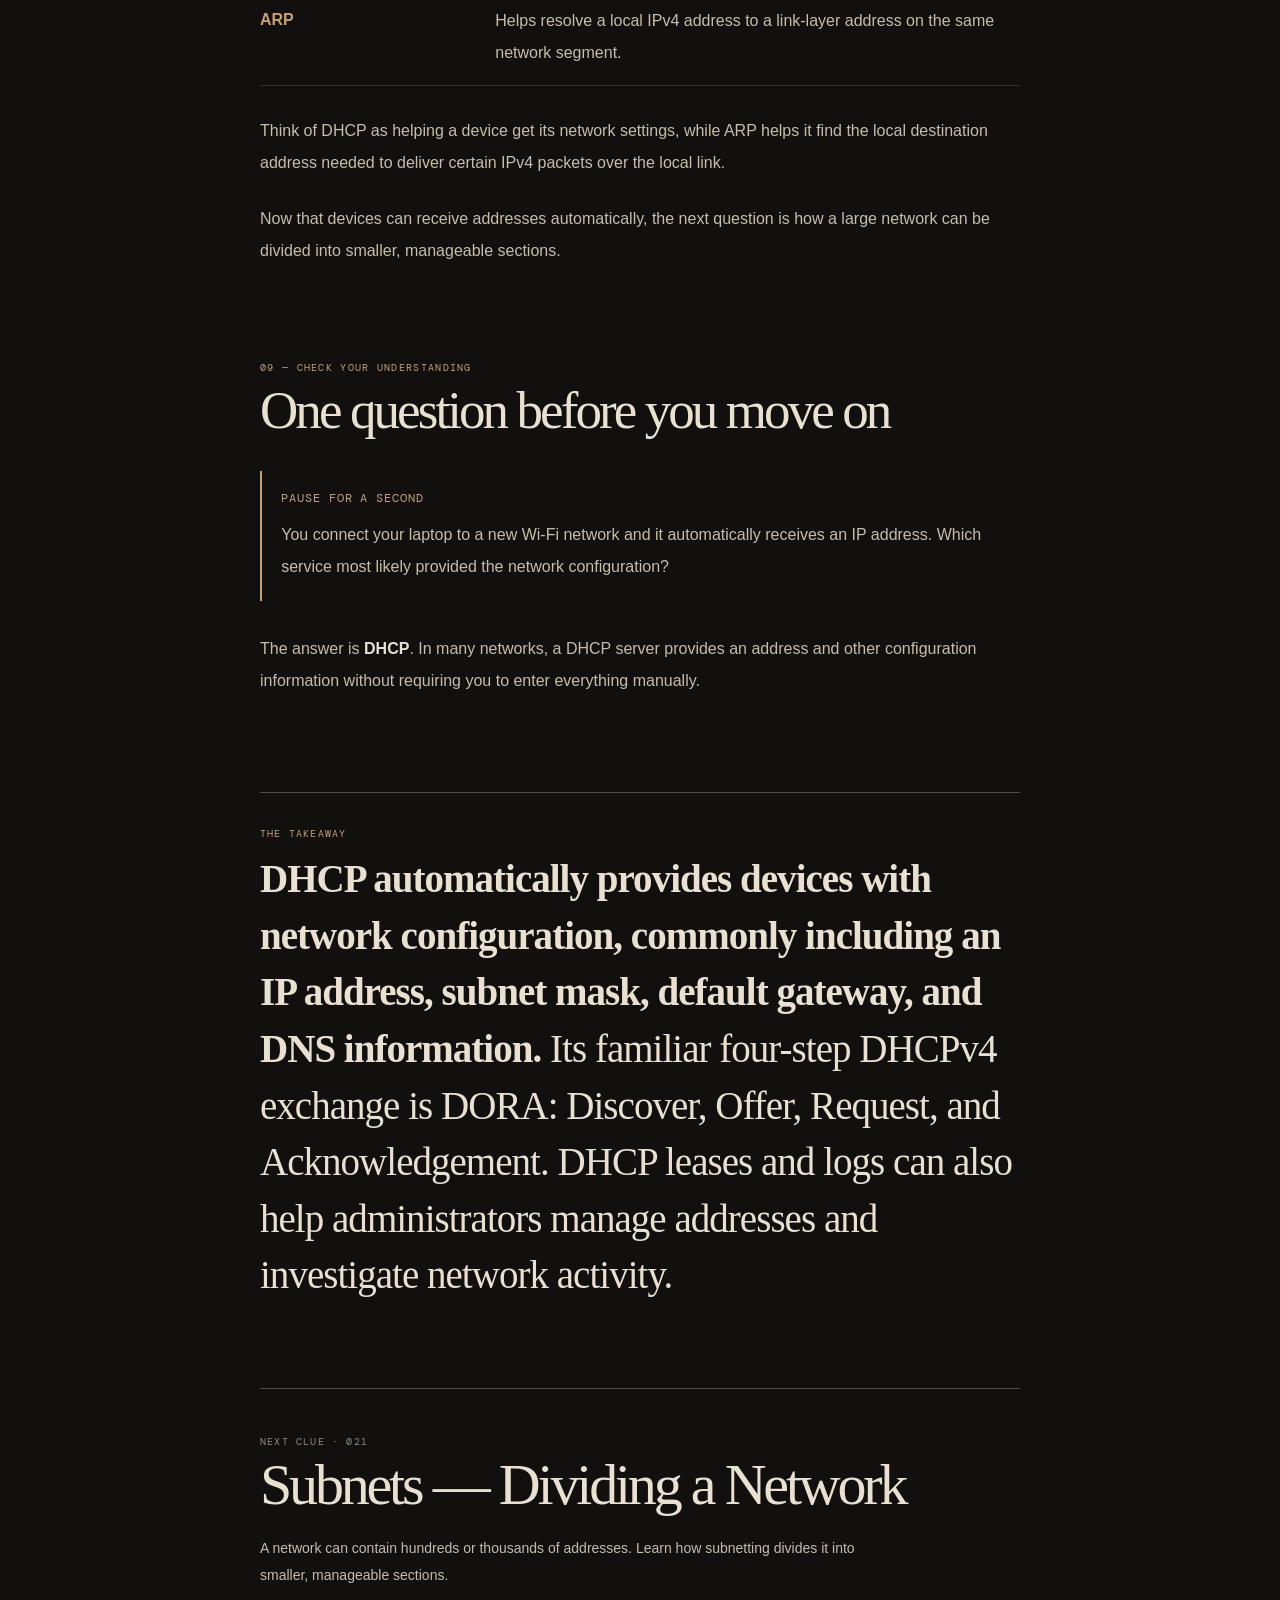
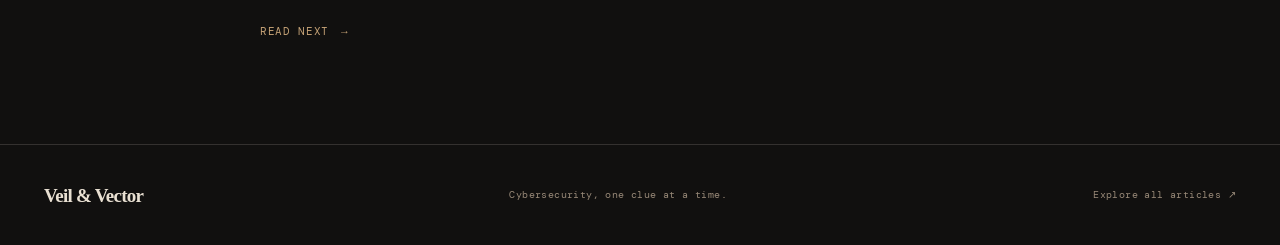
<file: articles/dhcp.html>
<!DOCTYPE html>
<html lang="en" data-theme="dark">
<head>
  <meta charset="UTF-8">
  <meta name="viewport" content="width=device-width, initial-scale=1.0">

  <title>DHCP: How Devices Get an IP | Veil &amp; Vector</title>
  <meta name="description" content="Discover how DHCP automatically gives devices IP addresses and network settings, learn the four-step DORA process, and understand why DHCP matters in network security.">
  <meta name="author" content="Veil &amp; Vector">
  <meta name="theme-color" content="#11100f">
  <meta name="robots" content="index, follow">

  <link rel="canonical" href="https://veilvector.github.io/articles/dhcp.html">

  <link rel="preconnect" href="https://fonts.googleapis.com">
  <link rel="preconnect" href="https://fonts.gstatic.com" crossorigin>
  <link href="https://fonts.googleapis.com/css2?family=DM+Mono:wght@400;500&family=DM+Sans:wght@400;500;600;700&family=Playfair+Display:wght@500;600;700&display=swap" rel="stylesheet">

  <link rel="stylesheet" href="../article.css">

  <style>
    /* Open, editorial visuals specific to this article */

    .editorial-visual {
      margin: 2rem 0;
      padding: 1.4rem 0;
      border-top: 1px solid var(--line, rgba(180, 160, 130, 0.28));
      border-bottom: 1px solid var(--line, rgba(180, 160, 130, 0.28));
    }

    .visual-label,
    .mini-label {
      display: block;
      font-family: "DM Mono", monospace;
      font-size: 0.72rem;
      letter-spacing: 0.09em;
      text-transform: uppercase;
      color: var(--muted, #a49a8b);
    }

    .visual-label {
      margin-bottom: 1.2rem;
    }

    .concept-flow {
      display: grid;
      grid-template-columns: minmax(0, 1fr) auto minmax(0, 1fr);
      align-items: center;
      gap: 1rem;
      margin: 1.5rem 0;
    }

    .concept-step {
      min-width: 0;
    }

    .concept-step strong {
      display: block;
      margin: 0.4rem 0;
      font-size: 1.02rem;
      overflow-wrap: anywhere;
    }

    .concept-step p {
      margin: 0;
      color: var(--muted, #a49a8b);
      font-size: 0.9rem;
    }

    .concept-step.emphasis strong {
      color: var(--accent, #c5a878);
    }

    .concept-arrow {
      color: var(--accent, #c5a878);
      font-size: 1.4rem;
      text-align: center;
    }

    .flow-caption,
    .visual-note {
      margin: 1rem 0 0;
      color: var(--muted, #a49a8b);
      font-size: 0.9rem;
    }

    .dora-list {
      list-style: none;
      padding: 0;
      margin: 1.8rem 0;
      counter-reset: dora;
    }

    .dora-list li {
      counter-increment: dora;
      display: grid;
      grid-template-columns: 2.5rem minmax(0, 1fr);
      gap: 0.9rem;
      padding: 1rem 0;
      border-bottom: 1px solid var(--line, rgba(180, 160, 130, 0.28));
    }

    .dora-list li:first-child {
      border-top: 1px solid var(--line, rgba(180, 160, 130, 0.28));
    }

    .dora-list li::before {
      content: "0" counter(dora);
      font-family: "DM Mono", monospace;
      font-size: 0.8rem;
      color: var(--accent, #c5a878);
      padding-top: 0.15rem;
    }

    .dora-list h3 {
      margin: 0 0 0.35rem;
    }

    .dora-list p {
      margin: 0;
    }

    .message-flow {
      margin: 1.5rem 0;
    }

    .message-event {
      display: grid;
      grid-template-columns: minmax(110px, 0.75fr) minmax(0, 1.5fr);
      gap: 1.2rem;
      padding: 1rem 0;
      border-bottom: 1px solid var(--line, rgba(180, 160, 130, 0.28));
    }

    .message-event:first-child {
      border-top: 1px solid var(--line, rgba(180, 160, 130, 0.28));
    }

    .message-name {
      font-family: "DM Mono", monospace;
      font-size: 0.85rem;
      color: var(--accent, #c5a878);
      overflow-wrap: anywhere;
    }

    .message-event p {
      margin: 0;
    }

    .message-event small {
      display: block;
      margin-top: 0.3rem;
      color: var(--muted, #a49a8b);
      font-size: 0.85rem;
    }

    .comparison-list {
      margin: 1.8rem 0;
    }

    .comparison-row {
      display: grid;
      grid-template-columns: minmax(110px, 0.7fr) minmax(0, 1.7fr);
      gap: 1.2rem;
      padding: 1rem 0;
      border-bottom: 1px solid var(--line, rgba(180, 160, 130, 0.28));
    }

    .comparison-row:first-child {
      border-top: 1px solid var(--line, rgba(180, 160, 130, 0.28));
    }

    .comparison-row strong {
      color: var(--accent, #c5a878);
    }

    .comparison-row p {
      margin: 0;
    }

    .quick-check {
      margin: 2rem 0;
      padding: 1.1rem 0 1.1rem 1.2rem;
      border-left: 2px solid var(--accent, #c5a878);
    }

    .quick-check .question-label {
      display: block;
      margin-bottom: 0.6rem;
      font-family: "DM Mono", monospace;
      font-size: 0.72rem;
      letter-spacing: 0.08em;
      color: var(--accent, #c5a878);
    }

    .quick-check p {
      margin: 0;
    }

    @media (max-width: 640px) {
      .concept-flow {
        grid-template-columns: minmax(0, 1fr);
        gap: 0.7rem;
      }

      .concept-arrow {
        text-align: left;
        line-height: 1;
      }

      .concept-arrow span {
        display: inline-block;
        transform: rotate(90deg);
      }

      .message-event,
      .comparison-row {
        grid-template-columns: minmax(0, 1fr);
        gap: 0.35rem;
      }

      .editorial-visual {
        padding: 1.1rem 0;
      }
    }
  </style>
</head>

<body>

  <header class="site-header">
    <div class="nav-inner">
      <a class="brand" href="../index.html" aria-label="Veil & Vector homepage">
        <span>Veil &amp; Vector</span>
      </a>

      <a class="back-link" href="../index.html#articles">
        <span aria-hidden="true">←</span> All articles
      </a>

      <button
        class="theme-toggle"
        id="theme-toggle"
        type="button"
        aria-label="Switch to light theme"
        title="Toggle light and dark themes"
      >
        <span class="theme-icon" aria-hidden="true">☼</span>
        <span class="theme-text">Light</span>
      </button>
    </div>
  </header>

  <div class="progress-track" aria-hidden="true">
    <div class="progress" id="progress"></div>
  </div>

  <main>

    <header class="article-header">
      <div class="article-meta">
        <span class="category">Networking · Beginner</span>
        <span aria-hidden="true">·</span>
        <span>5 min read</span>
      </div>

      <h1>DHCP: How Devices Get an IP</h1>

      <p class="article-intro">
        You join a Wi-Fi network, open a browser, and somehow your
        device already knows where it belongs. Who gave it that information?
      </p>

      <div class="article-meta">
        <span>Guide 020</span>
        <span aria-hidden="true">·</span>
        <span>Network fundamentals</span>
      </div>
    </header>

    <article>

      <!-- 01: Introduction -->
      <section class="story-section reveal">
        <span class="section-index">01 — Joining the network</span>

        <h2>You connected. But who gave you an address?</h2>

        <p>You connect your laptop to Wi-Fi.</p>

        <p>
          You didn't manually type an IP address. You didn't choose
          a subnet or enter the address of a gateway. You simply
          selected the network, connected, and started browsing.
        </p>

        <p>
          Yet your device has the network information it needs to
          communicate with other devices and reach the internet.
        </p>

        <p>
          Something provided that configuration automatically.
          One of the main services responsible is
          <strong>DHCP — Dynamic Host Configuration Protocol.</strong>
        </p>
      </section>

      <!-- 02: The job -->
      <section class="story-section reveal">
        <span class="section-index">02 — The job</span>

        <h2>DHCP handles the setup</h2>

        <p>
          DHCP automatically provides devices with network configuration
          when they join a network.
        </p>

        <p>
          Depending on the network, that configuration can include
          several important pieces of information.
        </p>

        <div class="editorial-visual">
          <span class="visual-label">A few things DHCP can provide</span>

          <div class="comparison-list">
            <div class="comparison-row">
              <strong>IP address</strong>
              <p>Identifies the device's network-layer address.</p>
            </div>

            <div class="comparison-row">
              <strong>Subnet mask</strong>
              <p>Helps determine which addresses belong to the local subnet.</p>
            </div>

            <div class="comparison-row">
              <strong>Default gateway</strong>
              <p>Provides a route to destinations outside the local network.</p>
            </div>

            <div class="comparison-row">
              <strong>DNS server</strong>
              <p>Identifies a resolver the device can use for name lookups.</p>
            </div>
          </div>
        </div>

        <p>
          In many home networks, the router also performs the DHCP
          server role. In larger networks, DHCP may be provided by
          a separate server or network service.
        </p>
      </section>

      <!-- 03: DORA -->
      <section class="story-section reveal">
        <span class="section-index">03 — The conversation</span>

        <h2>Meet DORA: DHCP's four-step process</h2>

        <p>
          When a device needs an IPv4 address, a common DHCP exchange
          follows four steps. They are easy to remember using the
          name <strong>DORA</strong>.
        </p>

        <div class="editorial-visual">
          <span class="visual-label">DORA · DHCPv4</span>

          <div class="concept-flow">
            <div class="concept-step emphasis">
              <span class="mini-label">01</span>
              <strong>Discover</strong>
              <p>The client searches for a DHCP server.</p>
            </div>

            <div class="concept-arrow" aria-hidden="true">
              <span>→</span>
            </div>

            <div class="concept-step">
              <span class="mini-label">02</span>
              <strong>Offer</strong>
              <p>A server proposes an address and settings.</p>
            </div>
          </div>

          <div class="concept-flow">
            <div class="concept-step">
              <span class="mini-label">03</span>
              <strong>Request</strong>
              <p>The client requests the offered configuration.</p>
            </div>

            <div class="concept-arrow" aria-hidden="true">
              <span>→</span>
            </div>

            <div class="concept-step emphasis">
              <span class="mini-label">04</span>
              <strong>Acknowledgement</strong>
              <p>The server confirms the assignment.</p>
            </div>
          </div>
        </div>

        <ol class="dora-list">
          <li>
            <div>
              <h3>Discover</h3>
              <p>
                The device broadcasts a DHCP discovery message to find
                an available DHCP server. At this point, it may not yet
                have a usable IPv4 address for normal network communication.
              </p>
            </div>
          </li>

          <li>
            <div>
              <h3>Offer</h3>
              <p>
                A DHCP server responds with an offer. It proposes an
                available IP address and can include other network settings.
              </p>
            </div>
          </li>

          <li>
            <div>
              <h3>Request</h3>
              <p>
                The device sends a request indicating that it wants to use
                the offered configuration.
              </p>
            </div>
          </li>

          <li>
            <div>
              <h3>Acknowledgement</h3>
              <p>
                The server sends an acknowledgement, commonly called
                DHCPACK, confirming the assignment. The device can then
                configure its network interface with the information received.
              </p>
            </div>
          </li>
        </ol>

        <p>
          That's the basic exchange: the device asks, the server offers,
          the device requests, and the server confirms.
        </p>
      </section>

      <!-- 04: Message sequence -->
      <section class="story-section reveal">
        <span class="section-index">04 — Follow the messages</span>

        <h2>Watch one device receive an address</h2>

        <p>
          Imagine a laptop joining a network where the DHCP server
          can offer it the address <strong>192.168.1.24</strong>.
          This simplified sequence shows how the exchange progresses.
        </p>

        <div class="editorial-visual">
          <span class="visual-label">DHCP message flow · Laptop ↔ Server</span>

          <div class="message-flow">
            <div class="message-event">
              <span class="message-name">01 · DISCOVER</span>
              <p>
                Laptop searches for a DHCP server.
                <small>Client → network</small>
              </p>
            </div>

            <div class="message-event">
              <span class="message-name">02 · OFFER</span>
              <p>
                Server offers 192.168.1.24 and may provide other settings.
                <small>Server → client</small>
              </p>
            </div>

            <div class="message-event">
              <span class="message-name">03 · REQUEST</span>
              <p>
                Laptop requests the offered configuration.
                <small>Client → network</small>
              </p>
            </div>

            <div class="message-event">
              <span class="message-name">04 · DHCPACK</span>
              <p>
                Server confirms the assignment.
                <small>Server → client</small>
              </p>
            </div>
          </div>

          <p class="flow-caption">
            This is a simplified view of the usual initial DHCPv4 exchange.
            Actual packet fields and message details depend on the situation.
          </p>
        </div>

        <p>
          These messages can also appear in packet captures. Tools such
          as Wireshark can help you examine DHCP traffic and follow
          the exchange between a client and a server.
        </p>
      </section>

      <!-- 05: Leases -->
      <section class="story-section reveal">
        <span class="section-index">05 — Not forever</span>

        <h2>An IP address is often leased</h2>

        <p>
          A DHCP address is commonly assigned as a <strong>lease</strong>.
          This means the device is allowed to use the assigned configuration
          for a particular period.
        </p>

        <p>
          Before the lease expires, the device can communicate with
          the DHCP server to renew it. If the device disconnects
          or the lease eventually expires, the address may later
          become available for another device.
        </p>

        <p>
          This makes address management easier when laptops, phones,
          and other devices regularly join, leave, or move around
          a network.
        </p>

        <div class="editorial-visual">
          <span class="visual-label">A simplified lease lifecycle</span>

          <div class="concept-flow">
            <div class="concept-step">
              <span class="mini-label">Start</span>
              <strong>Device joins</strong>
              <p>Configuration is assigned.</p>
            </div>

            <div class="concept-arrow" aria-hidden="true">
              <span>→</span>
            </div>

            <div class="concept-step emphasis">
              <span class="mini-label">During lease</span>
              <strong>Renewal</strong>
              <p>The client may renew the lease before expiry.</p>
            </div>
          </div>
        </div>
      </section>

      <!-- 06: Scale -->
      <section class="story-section reveal">
        <span class="section-index">06 — The bigger picture</span>

        <h2>What if hundreds of devices join?</h2>

        <p>
          Imagine a college network with hundreds of laptops and phones.
          Every day, students arrive, connect to Wi-Fi, move between
          buildings, and leave again.
        </p>

        <p>
          If an administrator had to configure every device manually,
          keep track of every address, and avoid assigning the same
          address to two devices at once, managing the network would
          quickly become difficult.
        </p>

        <p>
          DHCP automates much of that work. Instead of manually
          configuring every device, the network can provide the
          required settings through the DHCP service.
        </p>

        <p>
          The result is simpler network administration and more
          consistent address management.
        </p>
      </section>

      <!-- 07: Security -->
      <section class="story-section reveal">
        <span class="section-index">07 — The security clue</span>

        <h2>Why does DHCP matter in cybersecurity?</h2>

        <p>
          DHCP is more than a convenience. Its records can help
          defenders understand which device was assigned an address
          and when that assignment occurred.
        </p>

        <p>
          Imagine an investigation where a suspicious activity log
          contains the IP address <strong>192.168.1.24</strong>.
          You want to determine which device was using that address
          at the time of the event.
        </p>

        <p>
          A DHCP lease record may help connect the IP address with
          a client identifier or MAC address and a lease period.
          The exact information available depends on the network's
          configuration and logging.
        </p>

        <div class="security-note">
          <p>
            <strong>An IP address alone may not identify a device
            reliably.</strong> Addresses can change, and an address
            can be assigned to different devices at different times.
            Investigators need to consider timestamps and other
            supporting evidence.
          </p>
        </div>

        <p>
          This is why defenders correlate network events with other
          clues rather than relying on a single IP address. DHCP
          records can provide useful context, but they do not prove
          by themselves that a device or user performed a particular action.
        </p>
      </section>

      <!-- 08: DHCP and ARP -->
      <section class="story-section reveal">
        <span class="section-index">08 — Connect the clues</span>

        <h2>DHCP and ARP have different jobs</h2>

        <p>
          DHCP and ARP both help devices participate in an IPv4 network,
          but they solve different problems.
        </p>

        <div class="comparison-list">
          <div class="comparison-row">
            <strong>DHCP</strong>
            <p>
              Helps a device obtain network configuration, commonly
              including an IP address.
            </p>
          </div>

          <div class="comparison-row">
            <strong>ARP</strong>
            <p>
              Helps resolve a local IPv4 address to a link-layer
              address on the same network segment.
            </p>
          </div>
        </div>

        <p>
          Think of DHCP as helping a device get its network settings,
          while ARP helps it find the local destination address needed
          to deliver certain IPv4 packets over the local link.
        </p>

        <p>
          Now that devices can receive addresses automatically, the
          next question is how a large network can be divided into
          smaller, manageable sections.
        </p>
      </section>

      <!-- 09: Check understanding -->
      <section class="story-section reveal">
        <span class="section-index">09 — Check your understanding</span>

        <h2>One question before you move on</h2>

        <div class="quick-check">
          <span class="question-label">PAUSE FOR A SECOND</span>
          <p>
            You connect your laptop to a new Wi-Fi network and it
            automatically receives an IP address. Which service
            most likely provided the network configuration?
          </p>
        </div>

        <p>
          The answer is <strong>DHCP</strong>. In many networks, a
          DHCP server provides an address and other configuration
          information without requiring you to enter everything manually.
        </p>

        <div class="takeaway">
          <span class="takeaway-label">THE TAKEAWAY</span>

          <p>
            <strong>DHCP automatically provides devices with network
            configuration, commonly including an IP address, subnet
            mask, default gateway, and DNS information.</strong>
            Its familiar four-step DHCPv4 exchange is DORA:
            Discover, Offer, Request, and Acknowledgement. DHCP leases
            and logs can also help administrators manage addresses and
            investigate network activity.
          </p>
        </div>
      </section>

    </article>

    <section class="next-article reveal">
      <div class="next-inner">
        <div>
          <span class="next-label">Next clue · 021</span>

          <h2 class="next-title">Subnets — Dividing a Network</h2>

          <p class="next-description">
            A network can contain hundreds or thousands of addresses.
            Learn how subnetting divides it into smaller, manageable
            sections.
          </p>
        </div>

        <a class="next-link" href="subnets.html">
          Read next <span aria-hidden="true">→</span>
        </a>
      </div>
    </section>

  </main>

  <footer class="site-footer">
    <div class="footer-inner">
      <a class="footer-brand" href="../index.html">Veil &amp; Vector</a>
      <p>Cybersecurity, one clue at a time.</p>
      <a href="../index.html#articles">Explore all articles ↗</a>
    </div>
  </footer>

  <script src="../article.js" defer></script>

</body>
</html>
</file>
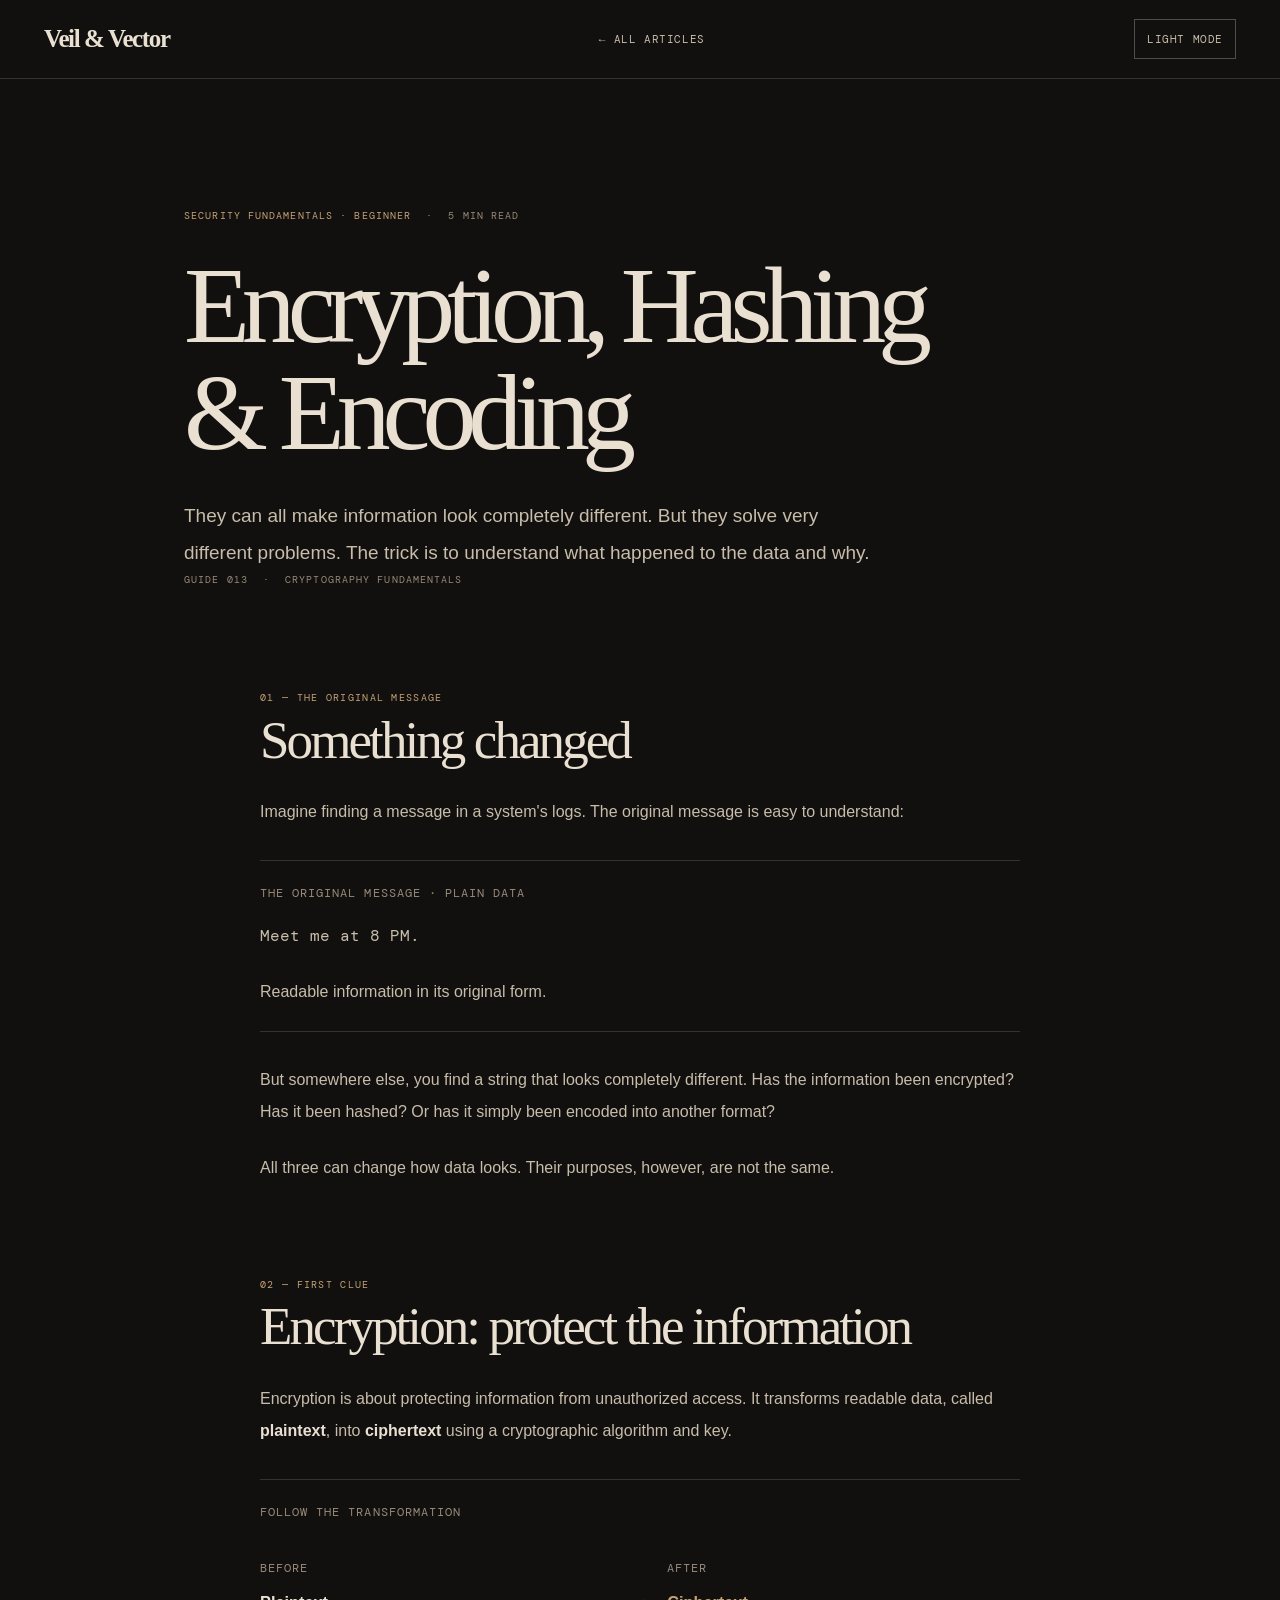
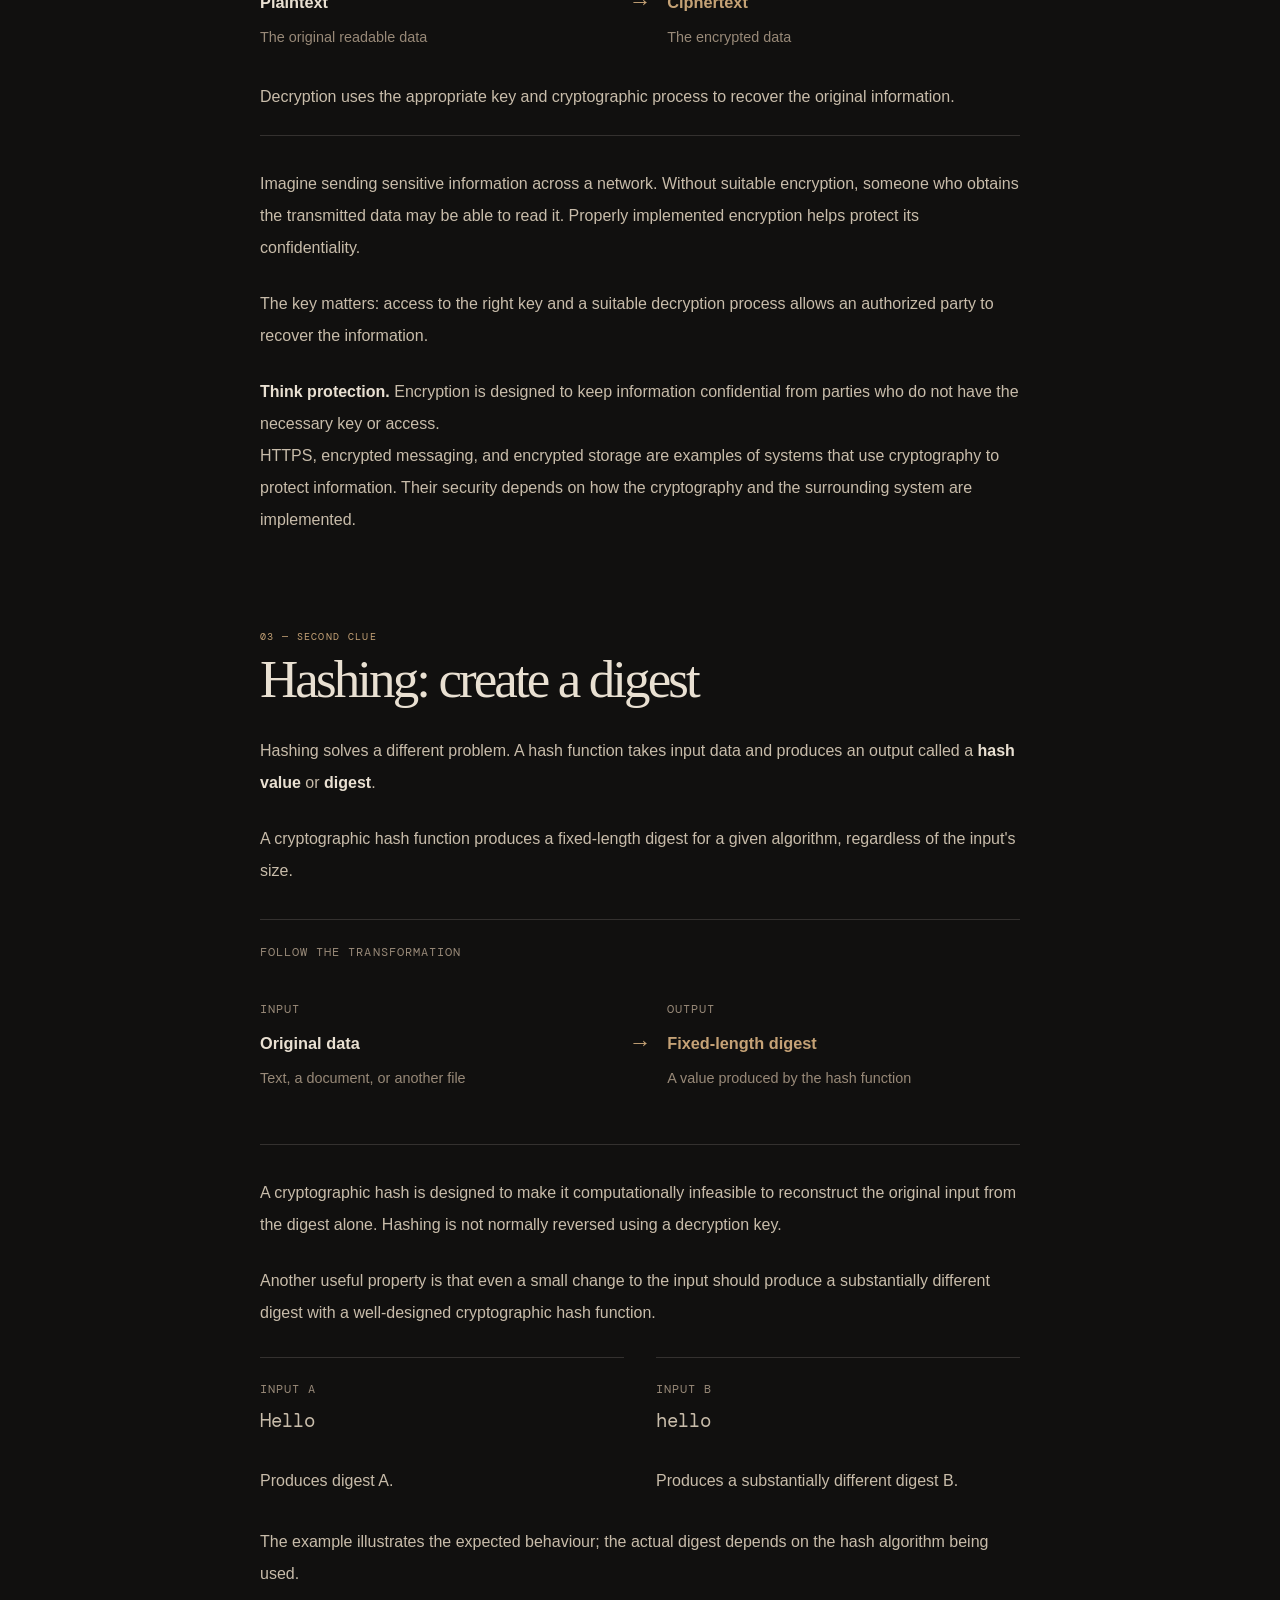
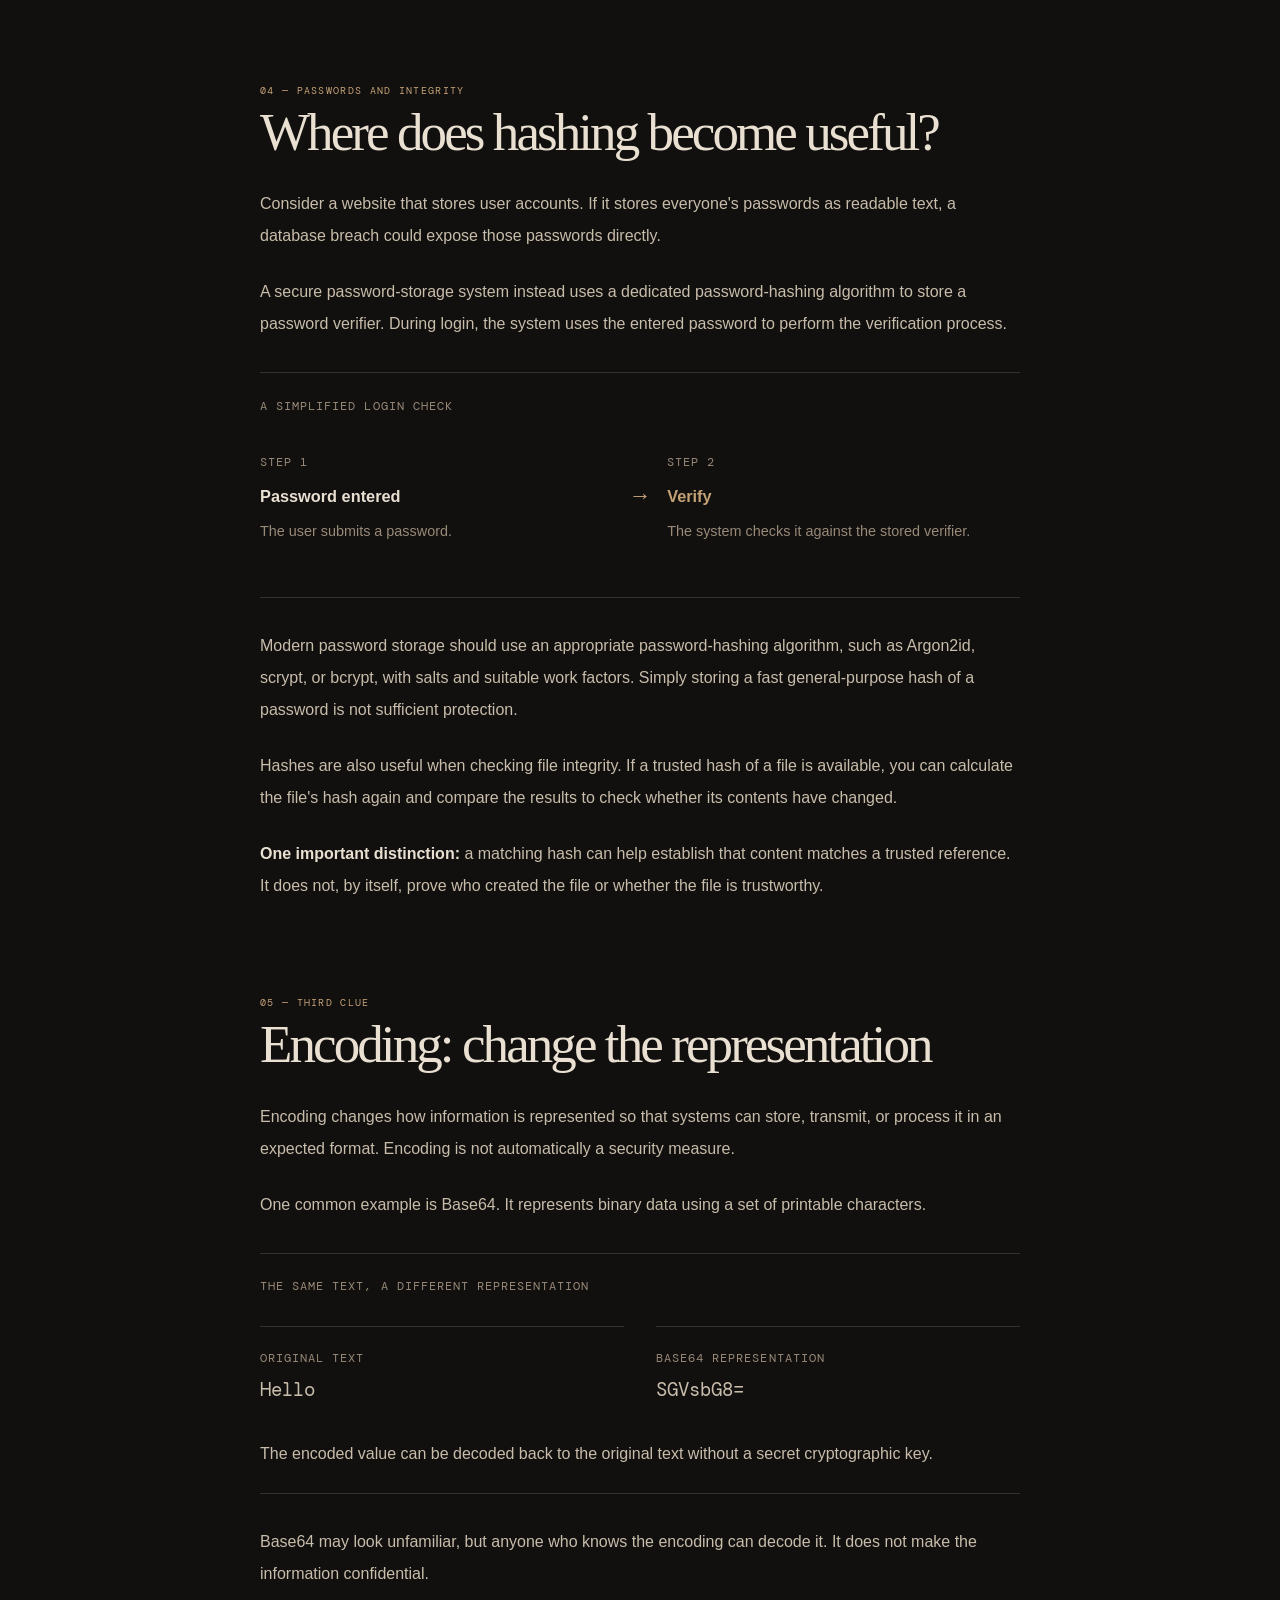
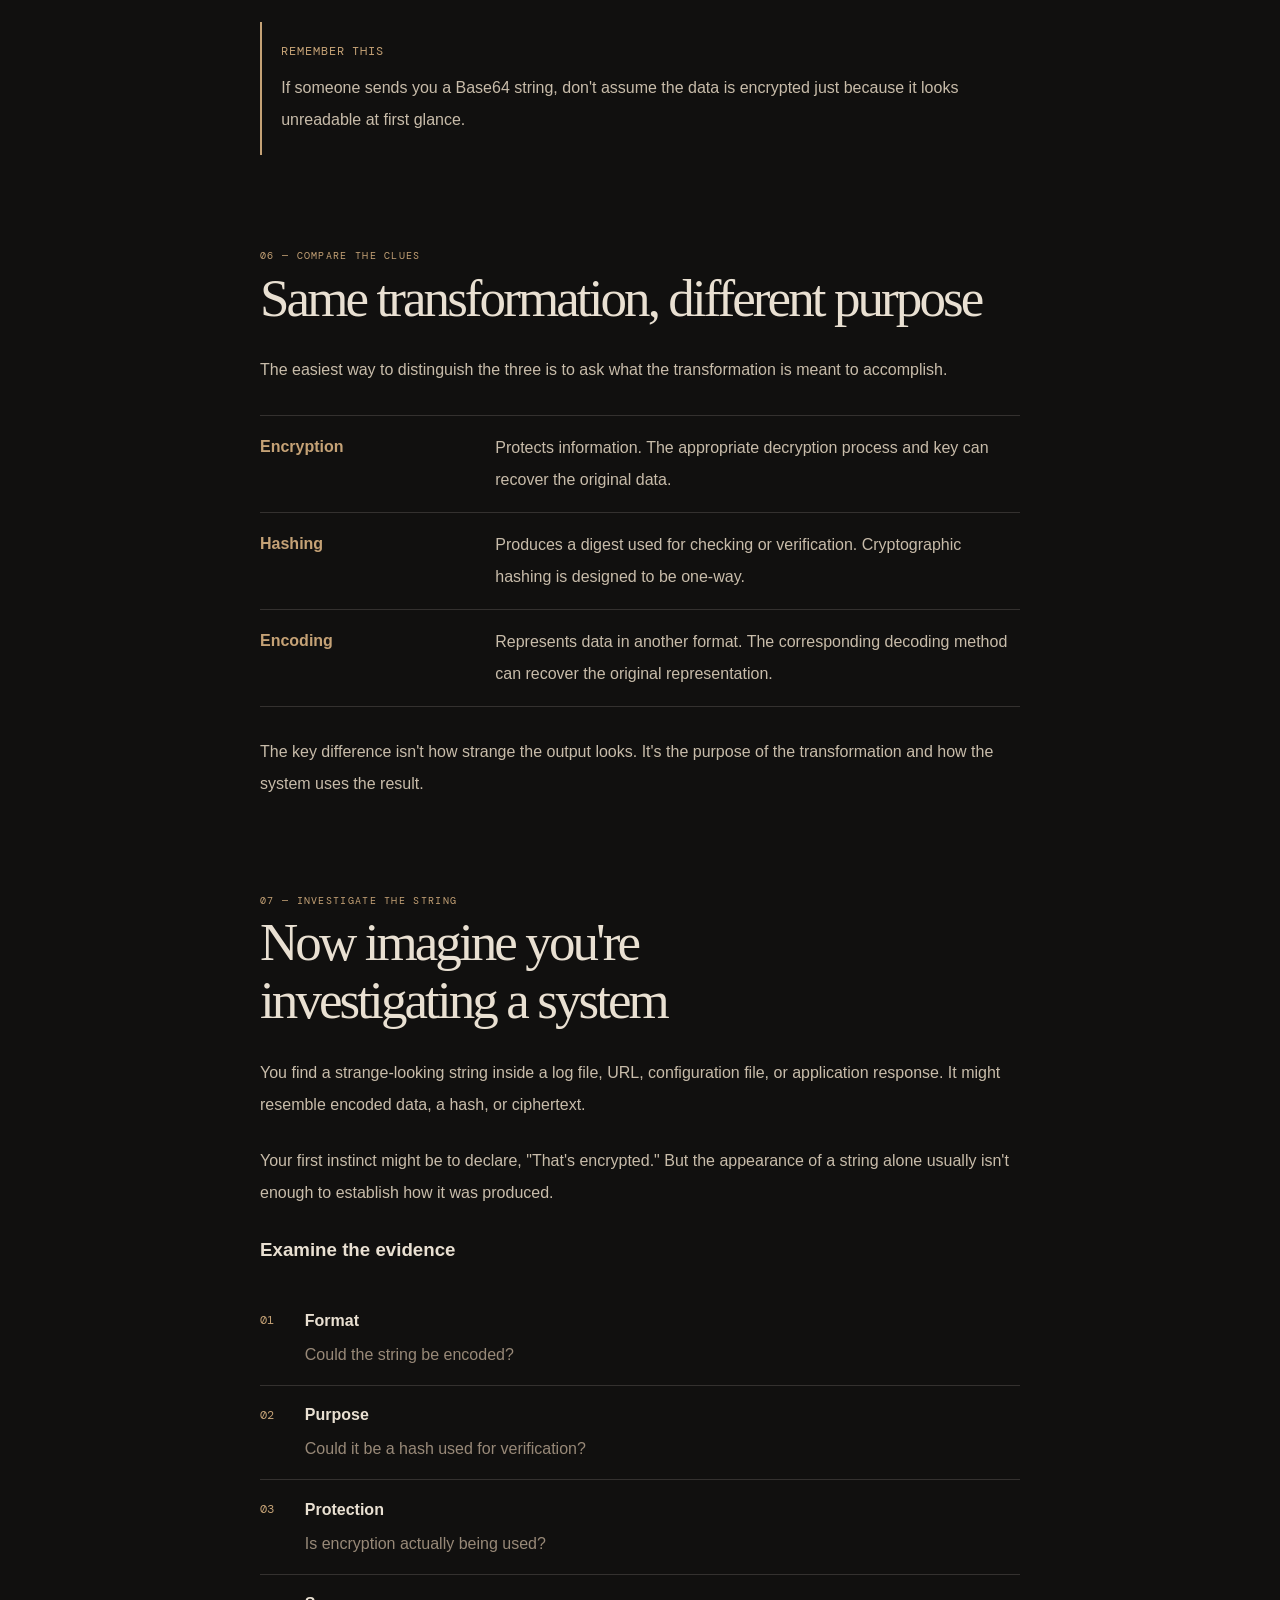
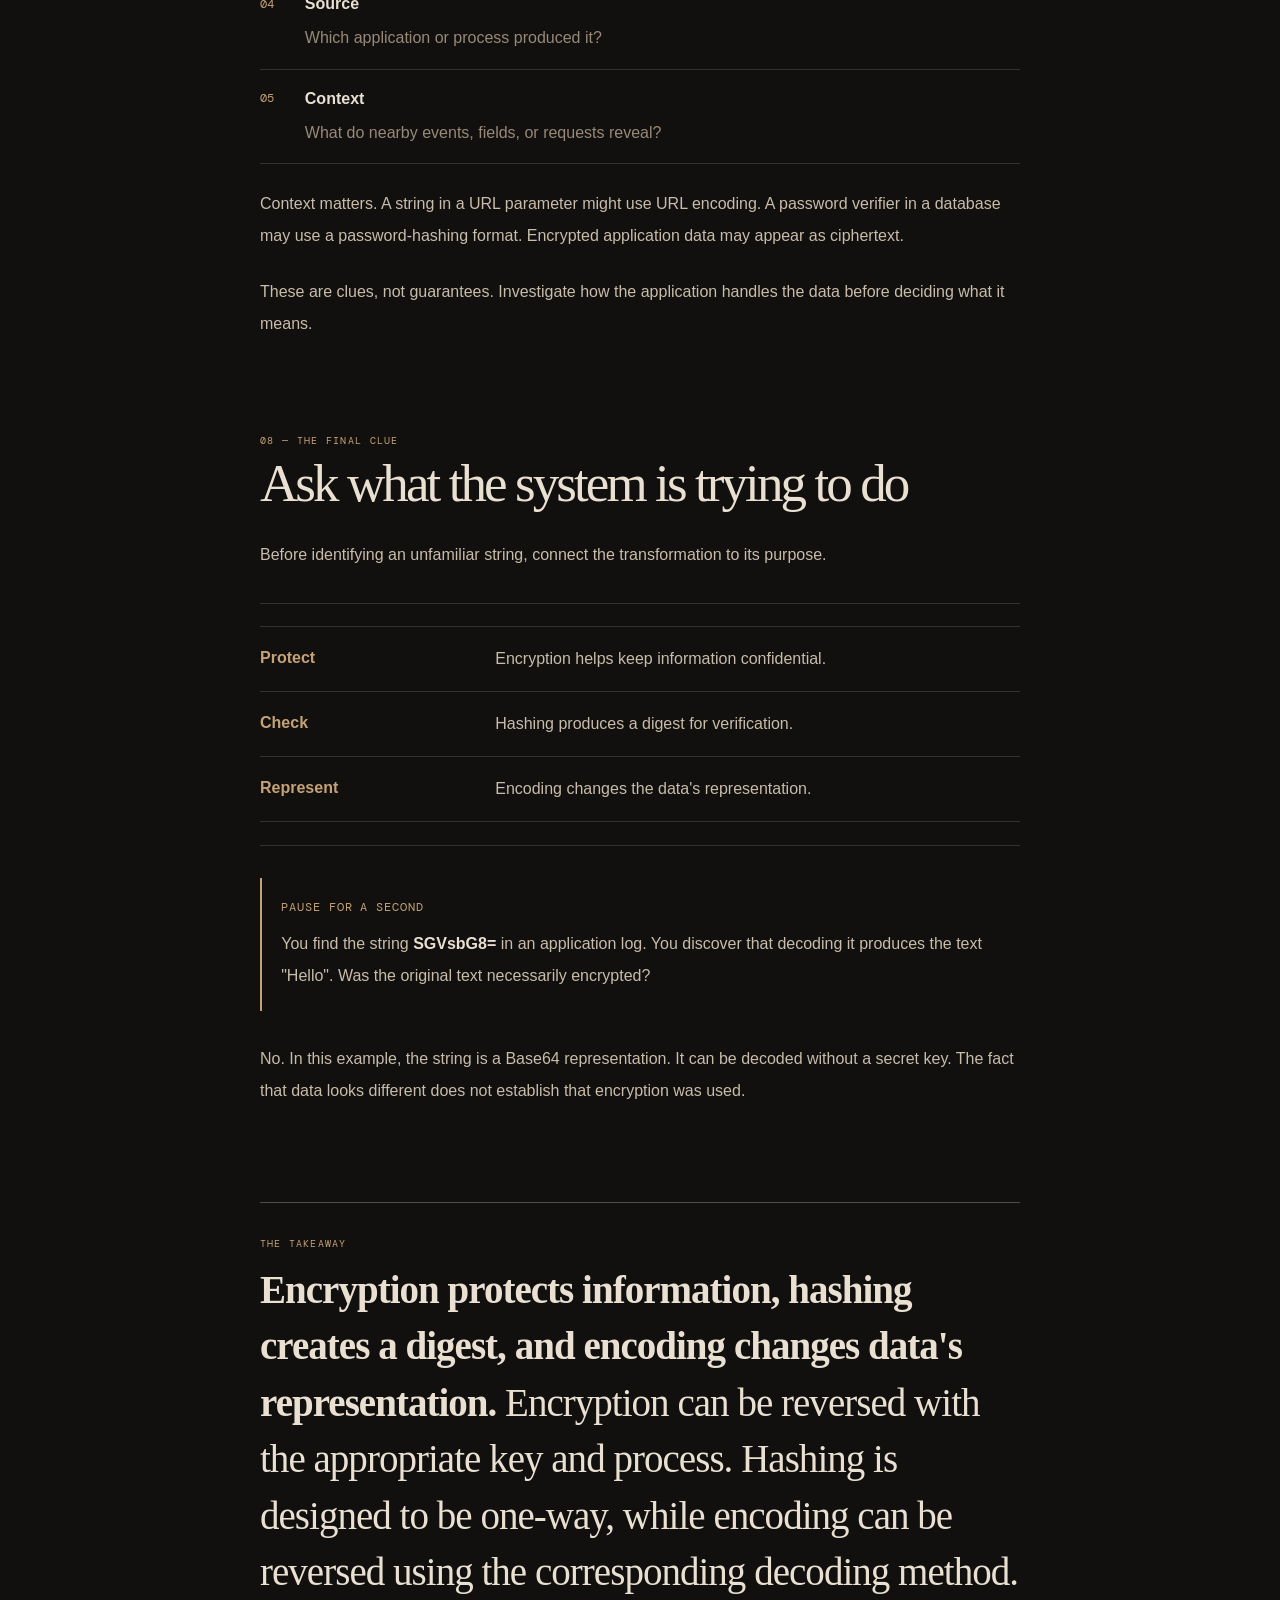
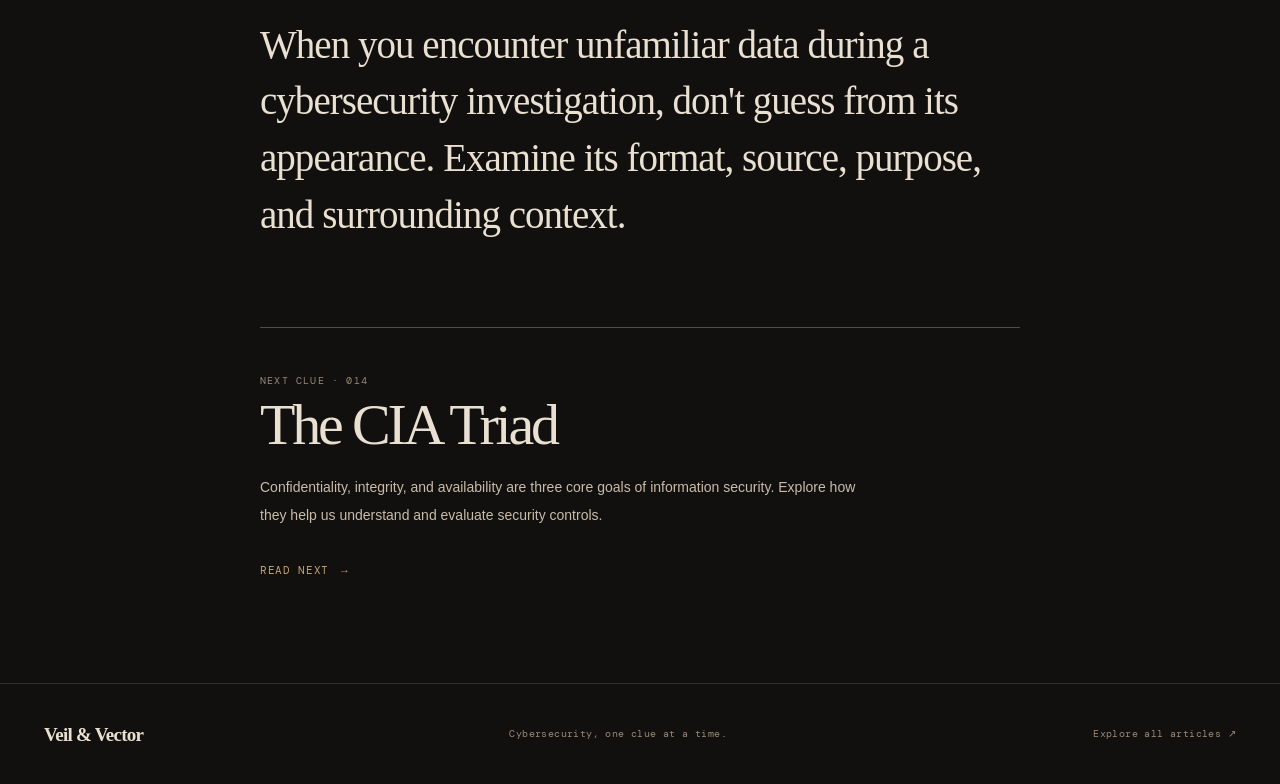
<file: articles/encryption-hashing-encoding.html>
<!DOCTYPE html>
<html lang="en" data-theme="dark">
<head>
  <meta charset="UTF-8">
  <meta name="viewport" content="width=device-width, initial-scale=1.0">

  <title>Encryption, Hashing &amp; Encoding | Veil &amp; Vector</title>
  <meta name="description" content="Understand encryption, hashing, and encoding through simple examples and a cybersecurity investigation. Learn what each does and how to tell them apart.">
  <meta name="author" content="Veil &amp; Vector">
  <meta name="theme-color" content="#11100f">
  <meta name="robots" content="index, follow">

  <link rel="canonical" href="https://veilvector.github.io/articles/encryption-hashing-encoding.html">

  <link rel="preconnect" href="https://fonts.googleapis.com">
  <link rel="preconnect" href="https://fonts.gstatic.com" crossorigin>
  <link href="https://fonts.googleapis.com/css2?family=DM+Mono:wght@400;500&family=DM+Sans:wght@400;500;600;700&family=Playfair+Display:wght@500;600;700&display=swap" rel="stylesheet">

  <link rel="stylesheet" href="../article.css">

  <style>
    /* Article-specific visuals */
    .editorial-visual {
      margin: 2rem 0;
      padding: 1.4rem 0;
      border-top: 1px solid var(--line, rgba(180, 160, 130, 0.28));
      border-bottom: 1px solid var(--line, rgba(180, 160, 130, 0.28));
    }

    .visual-label,
    .mini-label {
      font-family: "DM Mono", monospace;
      font-size: 0.72rem;
      letter-spacing: 0.09em;
      text-transform: uppercase;
      color: var(--muted, #a49a8b);
    }

    .visual-label {
      display: block;
      margin-bottom: 1rem;
    }

    .sample-text {
      margin: 0.4rem 0 0.7rem;
      font-family: "DM Mono", monospace;
      font-size: clamp(1.05rem, 3vw, 1.4rem);
      overflow-wrap: anywhere;
    }

    .sample-caption {
      margin: 0;
      font-size: 0.9rem;
      color: var(--muted, #a49a8b);
    }

    .concept-flow {
      display: grid;
      grid-template-columns: minmax(0, 1fr) auto minmax(0, 1fr);
      align-items: center;
      gap: 1rem;
      margin: 1.8rem 0;
    }

    .concept-step {
      min-width: 0;
    }

    .concept-step strong {
      display: block;
      margin: 0.35rem 0;
      font-size: 1.02rem;
      font-weight: 600;
      overflow-wrap: anywhere;
    }

    .concept-step p {
      margin: 0.25rem 0 0;
      color: var(--muted, #a49a8b);
      font-size: 0.9rem;
    }

    .concept-arrow {
      font-size: 1.4rem;
      color: var(--accent, #c5a878);
      text-align: center;
    }

    .concept-step.emphasis strong {
      color: var(--accent, #c5a878);
    }

    .flow-caption {
      margin: 1rem 0 0;
      color: var(--muted, #a49a8b);
      font-size: 0.9rem;
    }

    .split-example {
      display: grid;
      grid-template-columns: repeat(2, minmax(0, 1fr));
      gap: 2rem;
      margin: 1.8rem 0;
    }

    .split-example > div {
      min-width: 0;
      padding-top: 0.9rem;
      border-top: 1px solid var(--line, rgba(180, 160, 130, 0.28));
    }

    .split-example .sample-text {
      font-size: clamp(1rem, 2.5vw, 1.2rem);
    }

    .comparison-list {
      margin: 1.8rem 0;
    }

    .comparison-row {
      display: grid;
      grid-template-columns: minmax(115px, 0.7fr) minmax(0, 1.7fr);
      gap: 1.2rem;
      padding: 1rem 0;
      border-bottom: 1px solid var(--line, rgba(180, 160, 130, 0.28));
    }

    .comparison-row:first-child {
      border-top: 1px solid var(--line, rgba(180, 160, 130, 0.28));
    }

    .comparison-row strong {
      color: var(--accent, #c5a878);
    }

    .comparison-row p {
      margin: 0;
    }

    .investigation-list {
      list-style: none;
      padding: 0;
      margin: 1.5rem 0;
      counter-reset: investigation;
    }

    .investigation-list li {
      counter-increment: investigation;
      display: grid;
      grid-template-columns: 2rem minmax(0, 1fr);
      gap: 0.8rem;
      padding: 0.9rem 0;
      border-bottom: 1px solid var(--line, rgba(180, 160, 130, 0.28));
    }

    .investigation-list li::before {
      content: "0" counter(investigation);
      font-family: "DM Mono", monospace;
      font-size: 0.78rem;
      color: var(--accent, #c5a878);
      padding-top: 0.2rem;
    }

    .investigation-list strong {
      display: block;
      margin-bottom: 0.2rem;
    }

    .investigation-list p {
      margin: 0;
      color: var(--muted, #a49a8b);
    }

    .quick-check {
      margin: 2rem 0;
      padding: 1.2rem 0 1.2rem 1.2rem;
      border-left: 2px solid var(--accent, #c5a878);
    }

    .quick-check .question-label {
      display: block;
      margin-bottom: 0.6rem;
      font-family: "DM Mono", monospace;
      font-size: 0.72rem;
      letter-spacing: 0.08em;
      color: var(--accent, #c5a878);
    }

    .quick-check p {
      margin: 0;
    }

    .takeaway p + p {
      margin-top: 1rem;
    }

    @media (max-width: 640px) {
      .concept-flow {
        grid-template-columns: minmax(0, 1fr);
        gap: 0.6rem;
      }

      .concept-arrow {
        text-align: left;
        padding-left: 0.15rem;
        line-height: 1;
      }

      .concept-arrow span {
        display: inline-block;
        transform: rotate(90deg);
      }

      .split-example {
        grid-template-columns: minmax(0, 1fr);
        gap: 1.4rem;
      }

      .comparison-row {
        grid-template-columns: minmax(0, 1fr);
        gap: 0.35rem;
      }

      .editorial-visual {
        padding: 1.1rem 0;
      }
    }
  </style>
</head>

<body>

  <header class="site-header">
    <div class="nav-inner">
      <a class="brand" href="../index.html" aria-label="Veil & Vector homepage">
        <span>Veil &amp; Vector</span>
      </a>

      <a class="back-link" href="../index.html#articles">
        <span aria-hidden="true">←</span> All articles
      </a>

      <button
        class="theme-toggle"
        id="theme-toggle"
        type="button"
        aria-label="Switch to light theme"
        title="Toggle light and dark themes"
      >
        <span class="theme-icon" aria-hidden="true">☼</span>
        <span class="theme-text">Light</span>
      </button>
    </div>
  </header>

  <div class="progress-track" aria-hidden="true">
    <div class="progress" id="progress"></div>
  </div>

  <main>

    <header class="article-header">
      <div class="article-meta">
        <span class="category">Security Fundamentals · Beginner</span>
        <span aria-hidden="true">·</span>
        <span>5 min read</span>
      </div>

      <h1>Encryption, Hashing &amp; Encoding</h1>

      <p class="article-intro">
        They can all make information look completely different.
        But they solve very different problems. The trick is to
        understand what happened to the data and why.
      </p>

      <div class="article-meta">
        <span>Guide 013</span>
        <span aria-hidden="true">·</span>
        <span>Cryptography fundamentals</span>
      </div>
    </header>

    <article>

      <!-- 01: Introduction -->
      <section class="story-section reveal">
        <span class="section-index">01 — The original message</span>

        <h2>Something changed</h2>

        <p>
          Imagine finding a message in a system's logs.
          The original message is easy to understand:
        </p>

        <div class="editorial-visual">
          <span class="visual-label">The original message · Plain data</span>
          <p class="sample-text">Meet me at 8 PM.</p>
          <p class="sample-caption">
            Readable information in its original form.
          </p>
        </div>

        <p>
          But somewhere else, you find a string that looks completely
          different. Has the information been encrypted? Has it been
          hashed? Or has it simply been encoded into another format?
        </p>

        <p>
          All three can change how data looks. Their purposes,
          however, are not the same.
        </p>
      </section>

      <!-- 02: Encryption -->
      <section class="story-section reveal">
        <span class="section-index">02 — First clue</span>

        <h2>Encryption: protect the information</h2>

        <p>
          Encryption is about protecting information from unauthorized
          access. It transforms readable data, called <strong>plaintext</strong>,
          into <strong>ciphertext</strong> using a cryptographic algorithm
          and key.
        </p>

        <div class="editorial-visual">
          <span class="visual-label">Follow the transformation</span>

          <div class="concept-flow">
            <div class="concept-step">
              <span class="mini-label">Before</span>
              <strong>Plaintext</strong>
              <p>The original readable data</p>
            </div>

            <div class="concept-arrow" aria-hidden="true">
              <span>→</span>
            </div>

            <div class="concept-step emphasis">
              <span class="mini-label">After</span>
              <strong>Ciphertext</strong>
              <p>The encrypted data</p>
            </div>
          </div>

          <p class="flow-caption">
            Decryption uses the appropriate key and cryptographic
            process to recover the original information.
          </p>
        </div>

        <p>
          Imagine sending sensitive information across a network.
          Without suitable encryption, someone who obtains the
          transmitted data may be able to read it. Properly implemented
          encryption helps protect its confidentiality.
        </p>

        <p>
          The key matters: access to the right key and a suitable
          decryption process allows an authorized party to recover
          the information.
        </p>

        <div class="security-note">
          <p>
            <strong>Think protection.</strong> Encryption is designed
            to keep information confidential from parties who do not
            have the necessary key or access.
          </p>
        </div>

        <p>
          HTTPS, encrypted messaging, and encrypted storage are
          examples of systems that use cryptography to protect
          information. Their security depends on how the cryptography
          and the surrounding system are implemented.
        </p>
      </section>

      <!-- 03: Hashing -->
      <section class="story-section reveal">
        <span class="section-index">03 — Second clue</span>

        <h2>Hashing: create a digest</h2>

        <p>
          Hashing solves a different problem. A hash function takes
          input data and produces an output called a
          <strong>hash value</strong> or <strong>digest</strong>.
        </p>

        <p>
          A cryptographic hash function produces a fixed-length digest
          for a given algorithm, regardless of the input's size.
        </p>

        <div class="editorial-visual">
          <span class="visual-label">Follow the transformation</span>

          <div class="concept-flow">
            <div class="concept-step">
              <span class="mini-label">Input</span>
              <strong>Original data</strong>
              <p>Text, a document, or another file</p>
            </div>

            <div class="concept-arrow" aria-hidden="true">
              <span>→</span>
            </div>

            <div class="concept-step emphasis">
              <span class="mini-label">Output</span>
              <strong>Fixed-length digest</strong>
              <p>A value produced by the hash function</p>
            </div>
          </div>
        </div>

        <p>
          A cryptographic hash is designed to make it computationally
          infeasible to reconstruct the original input from the digest
          alone. Hashing is not normally reversed using a decryption key.
        </p>

        <p>
          Another useful property is that even a small change to
          the input should produce a substantially different digest
          with a well-designed cryptographic hash function.
        </p>

        <div class="split-example">
          <div>
            <span class="mini-label">Input A</span>
            <p class="sample-text">Hello</p>
            <p class="sample-caption">Produces digest A.</p>
          </div>

          <div>
            <span class="mini-label">Input B</span>
            <p class="sample-text">hello</p>
            <p class="sample-caption">Produces a substantially different digest B.</p>
          </div>
        </div>

        <p>
          The example illustrates the expected behaviour; the actual
          digest depends on the hash algorithm being used.
        </p>
      </section>

      <!-- 04: Passwords and integrity -->
      <section class="story-section reveal">
        <span class="section-index">04 — Passwords and integrity</span>

        <h2>Where does hashing become useful?</h2>

        <p>
          Consider a website that stores user accounts. If it stores
          everyone's passwords as readable text, a database breach
          could expose those passwords directly.
        </p>

        <p>
          A secure password-storage system instead uses a dedicated
          password-hashing algorithm to store a password verifier.
          During login, the system uses the entered password to
          perform the verification process.
        </p>

        <div class="editorial-visual">
          <span class="visual-label">A simplified login check</span>

          <div class="concept-flow">
            <div class="concept-step">
              <span class="mini-label">Step 1</span>
              <strong>Password entered</strong>
              <p>The user submits a password.</p>
            </div>

            <div class="concept-arrow" aria-hidden="true">
              <span>→</span>
            </div>

            <div class="concept-step emphasis">
              <span class="mini-label">Step 2</span>
              <strong>Verify</strong>
              <p>The system checks it against the stored verifier.</p>
            </div>
          </div>
        </div>

        <p>
          Modern password storage should use an appropriate
          password-hashing algorithm, such as Argon2id, scrypt,
          or bcrypt, with salts and suitable work factors.
          Simply storing a fast general-purpose hash of a password
          is not sufficient protection.
        </p>

        <p>
          Hashes are also useful when checking file integrity.
          If a trusted hash of a file is available, you can calculate
          the file's hash again and compare the results to check
          whether its contents have changed.
        </p>

        <div class="security-note">
          <p>
            <strong>One important distinction:</strong> a matching
            hash can help establish that content matches a trusted
            reference. It does not, by itself, prove who created
            the file or whether the file is trustworthy.
          </p>
        </div>
      </section>

      <!-- 05: Encoding -->
      <section class="story-section reveal">
        <span class="section-index">05 — Third clue</span>

        <h2>Encoding: change the representation</h2>

        <p>
          Encoding changes how information is represented so that
          systems can store, transmit, or process it in an expected
          format. Encoding is not automatically a security measure.
        </p>

        <p>
          One common example is Base64. It represents binary data
          using a set of printable characters.
        </p>

        <div class="editorial-visual">
          <span class="visual-label">The same text, a different representation</span>

          <div class="split-example">
            <div>
              <span class="mini-label">Original text</span>
              <p class="sample-text">Hello</p>
            </div>

            <div>
              <span class="mini-label">Base64 representation</span>
              <p class="sample-text">SGVsbG8=</p>
            </div>
          </div>

          <p class="sample-caption">
            The encoded value can be decoded back to the original
            text without a secret cryptographic key.
          </p>
        </div>

        <p>
          Base64 may look unfamiliar, but anyone who knows the
          encoding can decode it. It does not make the information
          confidential.
        </p>

        <div class="quick-check">
          <span class="question-label">REMEMBER THIS</span>
          <p>
            If someone sends you a Base64 string, don't assume the
            data is encrypted just because it looks unreadable at
            first glance.
          </p>
        </div>
      </section>

      <!-- 06: Comparison -->
      <section class="story-section reveal">
        <span class="section-index">06 — Compare the clues</span>

        <h2>Same transformation, different purpose</h2>

        <p>
          The easiest way to distinguish the three is to ask
          what the transformation is meant to accomplish.
        </p>

        <div class="comparison-list">
          <div class="comparison-row">
            <strong>Encryption</strong>
            <p>
              Protects information. The appropriate decryption
              process and key can recover the original data.
            </p>
          </div>

          <div class="comparison-row">
            <strong>Hashing</strong>
            <p>
              Produces a digest used for checking or verification.
              Cryptographic hashing is designed to be one-way.
            </p>
          </div>

          <div class="comparison-row">
            <strong>Encoding</strong>
            <p>
              Represents data in another format. The corresponding
              decoding method can recover the original representation.
            </p>
          </div>
        </div>

        <p>
          The key difference isn't how strange the output looks.
          It's the purpose of the transformation and how the system
          uses the result.
        </p>
      </section>

      <!-- 07: Investigation -->
      <section class="story-section reveal">
        <span class="section-index">07 — Investigate the string</span>

        <h2>Now imagine you're investigating a system</h2>

        <p>
          You find a strange-looking string inside a log file,
          URL, configuration file, or application response.
          It might resemble encoded data, a hash, or ciphertext.
        </p>

        <p>
          Your first instinct might be to declare, "That's encrypted."
          But the appearance of a string alone usually isn't enough
          to establish how it was produced.
        </p>

        <h3>Examine the evidence</h3>

        <ol class="investigation-list">
          <li>
            <div>
              <strong>Format</strong>
              <p>Could the string be encoded?</p>
            </div>
          </li>

          <li>
            <div>
              <strong>Purpose</strong>
              <p>Could it be a hash used for verification?</p>
            </div>
          </li>

          <li>
            <div>
              <strong>Protection</strong>
              <p>Is encryption actually being used?</p>
            </div>
          </li>

          <li>
            <div>
              <strong>Source</strong>
              <p>Which application or process produced it?</p>
            </div>
          </li>

          <li>
            <div>
              <strong>Context</strong>
              <p>What do nearby events, fields, or requests reveal?</p>
            </div>
          </li>
        </ol>

        <p>
          Context matters. A string in a URL parameter might use
          URL encoding. A password verifier in a database may use
          a password-hashing format. Encrypted application data
          may appear as ciphertext.
        </p>

        <p>
          These are clues, not guarantees. Investigate how the
          application handles the data before deciding what it means.
        </p>
      </section>

      <!-- 08: Conclusion -->
      <section class="story-section reveal">
        <span class="section-index">08 — The final clue</span>

        <h2>Ask what the system is trying to do</h2>

        <p>
          Before identifying an unfamiliar string, connect the
          transformation to its purpose.
        </p>

        <div class="editorial-visual">
          <div class="comparison-row">
            <strong>Protect</strong>
            <p>Encryption helps keep information confidential.</p>
          </div>

          <div class="comparison-row">
            <strong>Check</strong>
            <p>Hashing produces a digest for verification.</p>
          </div>

          <div class="comparison-row">
            <strong>Represent</strong>
            <p>Encoding changes the data's representation.</p>
          </div>
        </div>

        <div class="quick-check">
          <span class="question-label">PAUSE FOR A SECOND</span>
          <p>
            You find the string <strong>SGVsbG8=</strong> in an
            application log. You discover that decoding it produces
            the text "Hello". Was the original text necessarily encrypted?
          </p>
        </div>

        <p>
          No. In this example, the string is a Base64 representation.
          It can be decoded without a secret key. The fact that data
          looks different does not establish that encryption was used.
        </p>

        <div class="takeaway">
          <span class="takeaway-label">THE TAKEAWAY</span>

          <p>
            <strong>Encryption protects information, hashing creates
            a digest, and encoding changes data's representation.</strong>
            Encryption can be reversed with the appropriate key and
            process. Hashing is designed to be one-way, while encoding
            can be reversed using the corresponding decoding method.
          </p>

          <p>
            When you encounter unfamiliar data during a cybersecurity
            investigation, don't guess from its appearance. Examine
            its format, source, purpose, and surrounding context.
          </p>
        </div>
      </section>

    </article>

    <section class="next-article reveal">
      <div class="next-inner">
        <div>
          <span class="next-label">Next clue · 014</span>

          <h2 class="next-title">The CIA Triad</h2>

          <p class="next-description">
            Confidentiality, integrity, and availability are three
            core goals of information security. Explore how they
            help us understand and evaluate security controls.
          </p>
        </div>

        <a class="next-link" href="cia-triad.html">
          Read next <span aria-hidden="true">→</span>
        </a>
      </div>
    </section>

  </main>

  <footer class="site-footer">
    <div class="footer-inner">
      <a class="footer-brand" href="../index.html">Veil &amp; Vector</a>
      <p>Cybersecurity, one clue at a time.</p>
      <a href="../index.html#articles">Explore all articles ↗</a>
    </div>
  </footer>

  <script src="../article.js" defer></script>

</body>
</html>
</file>
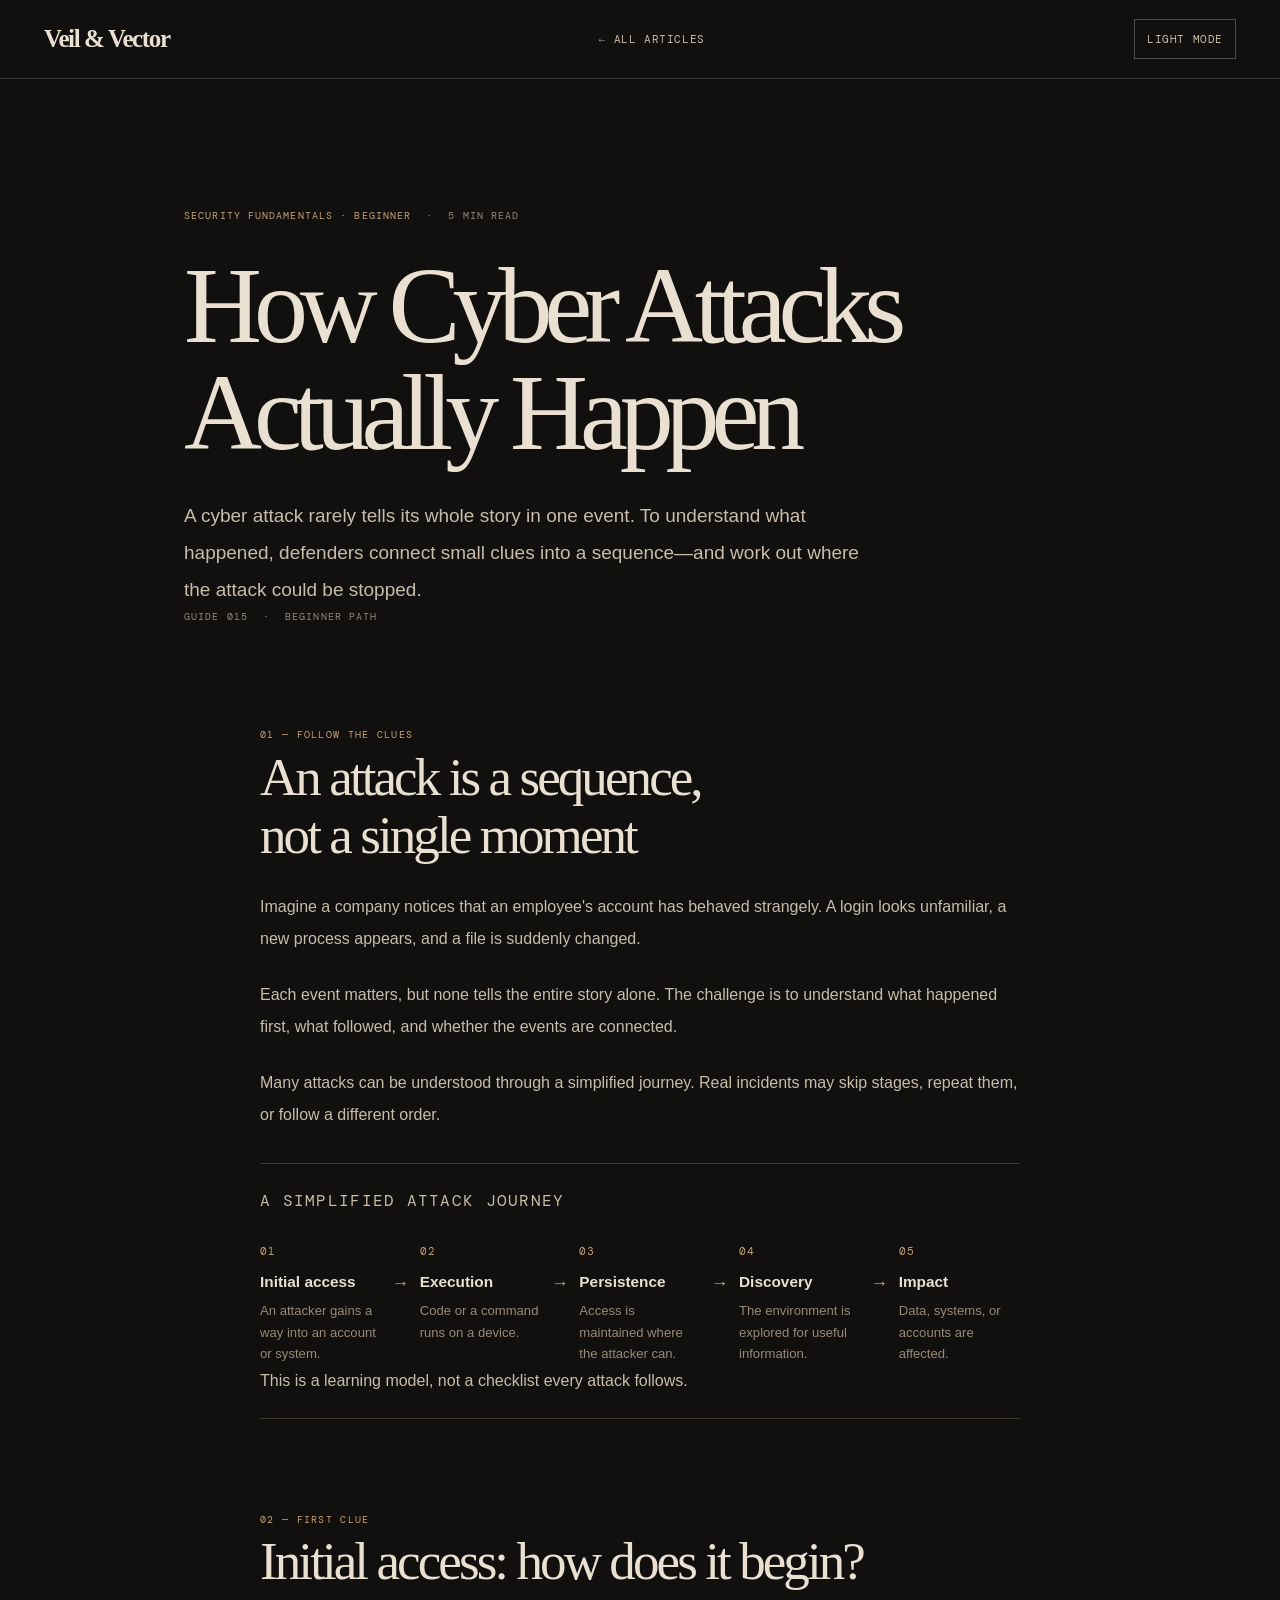
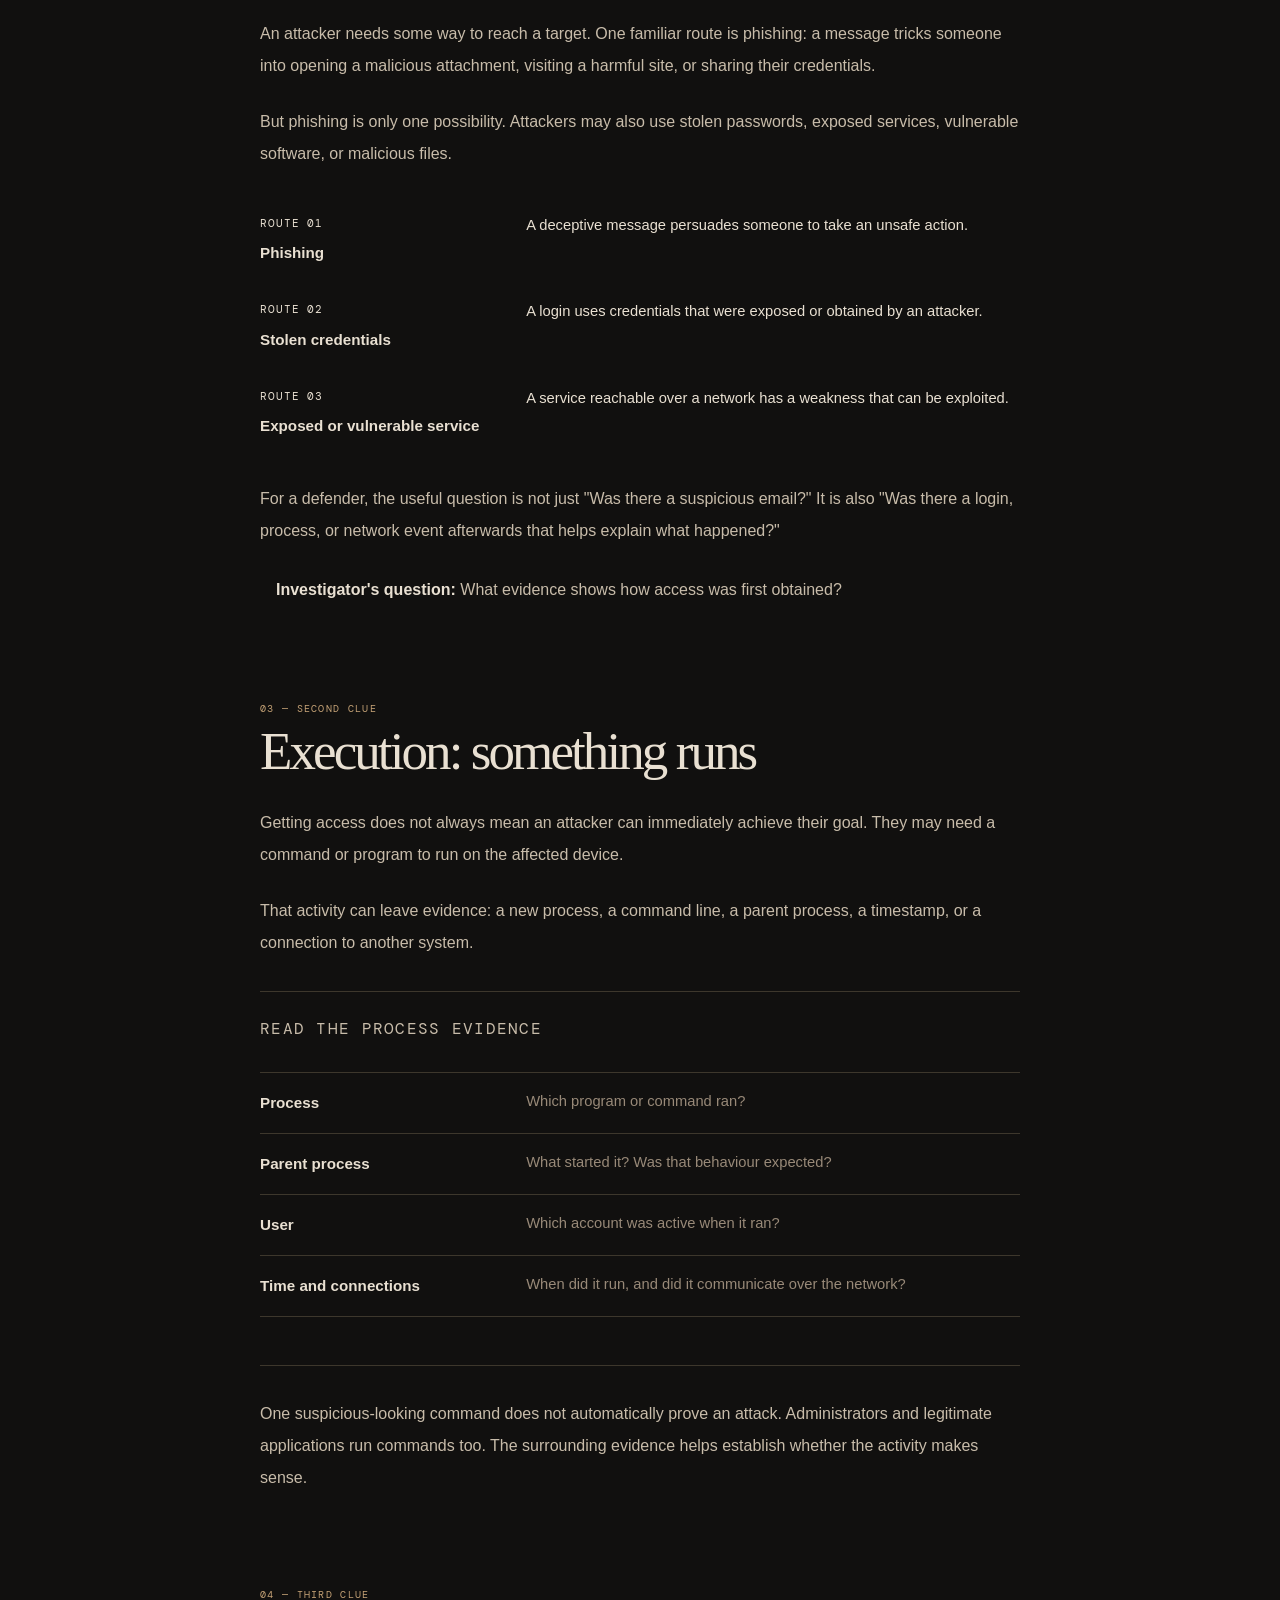
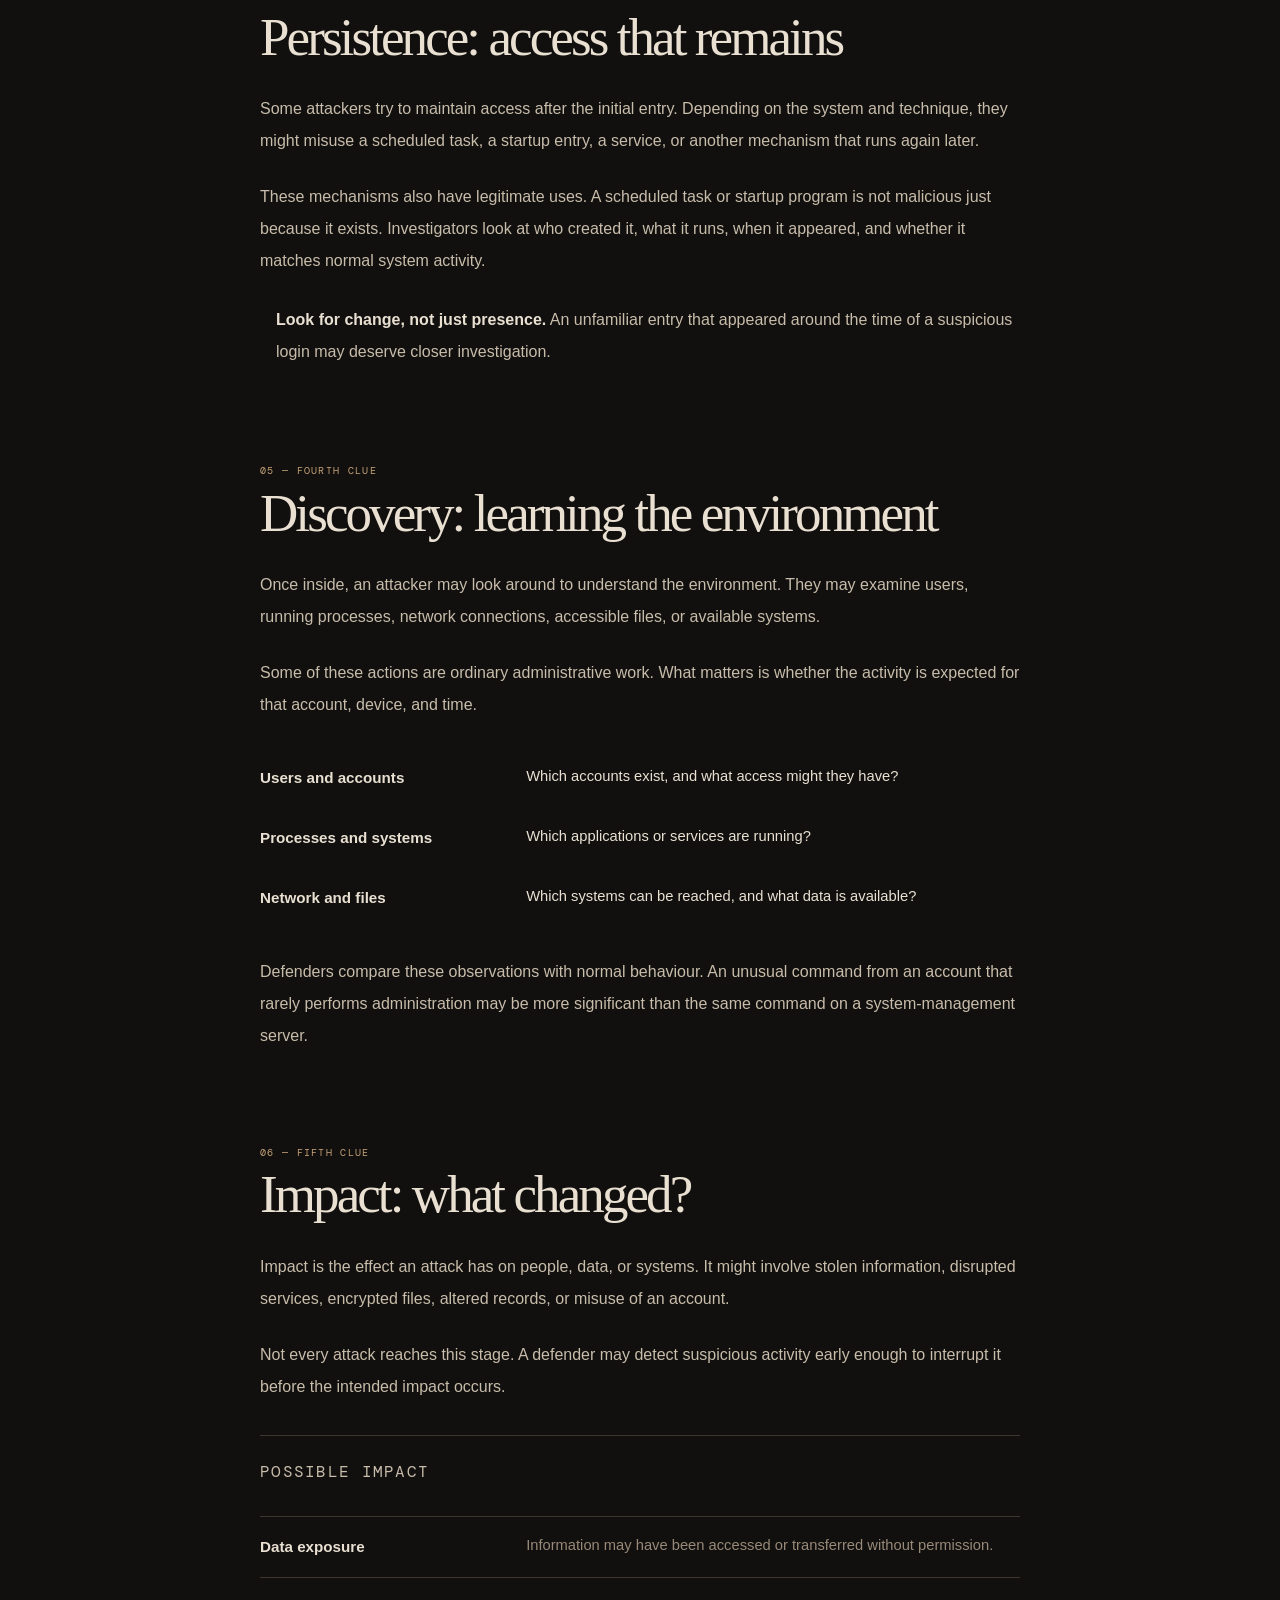
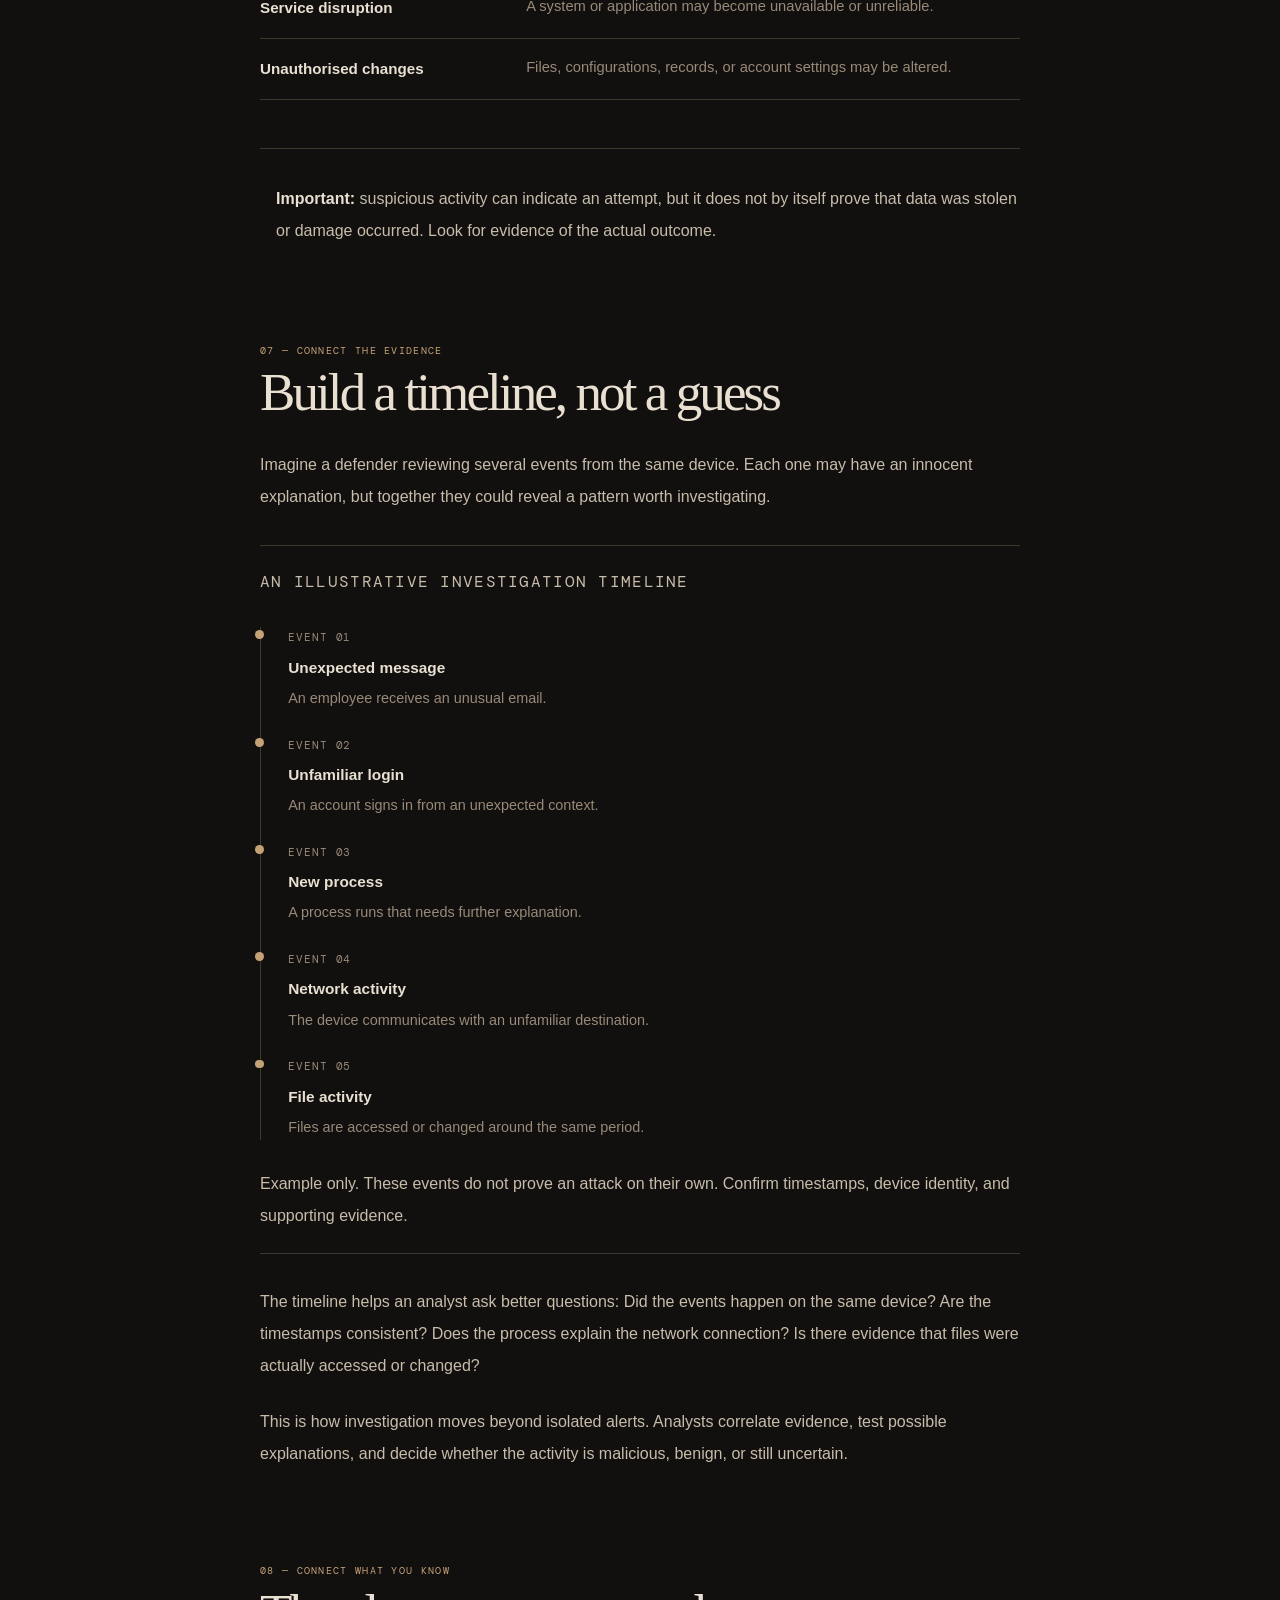
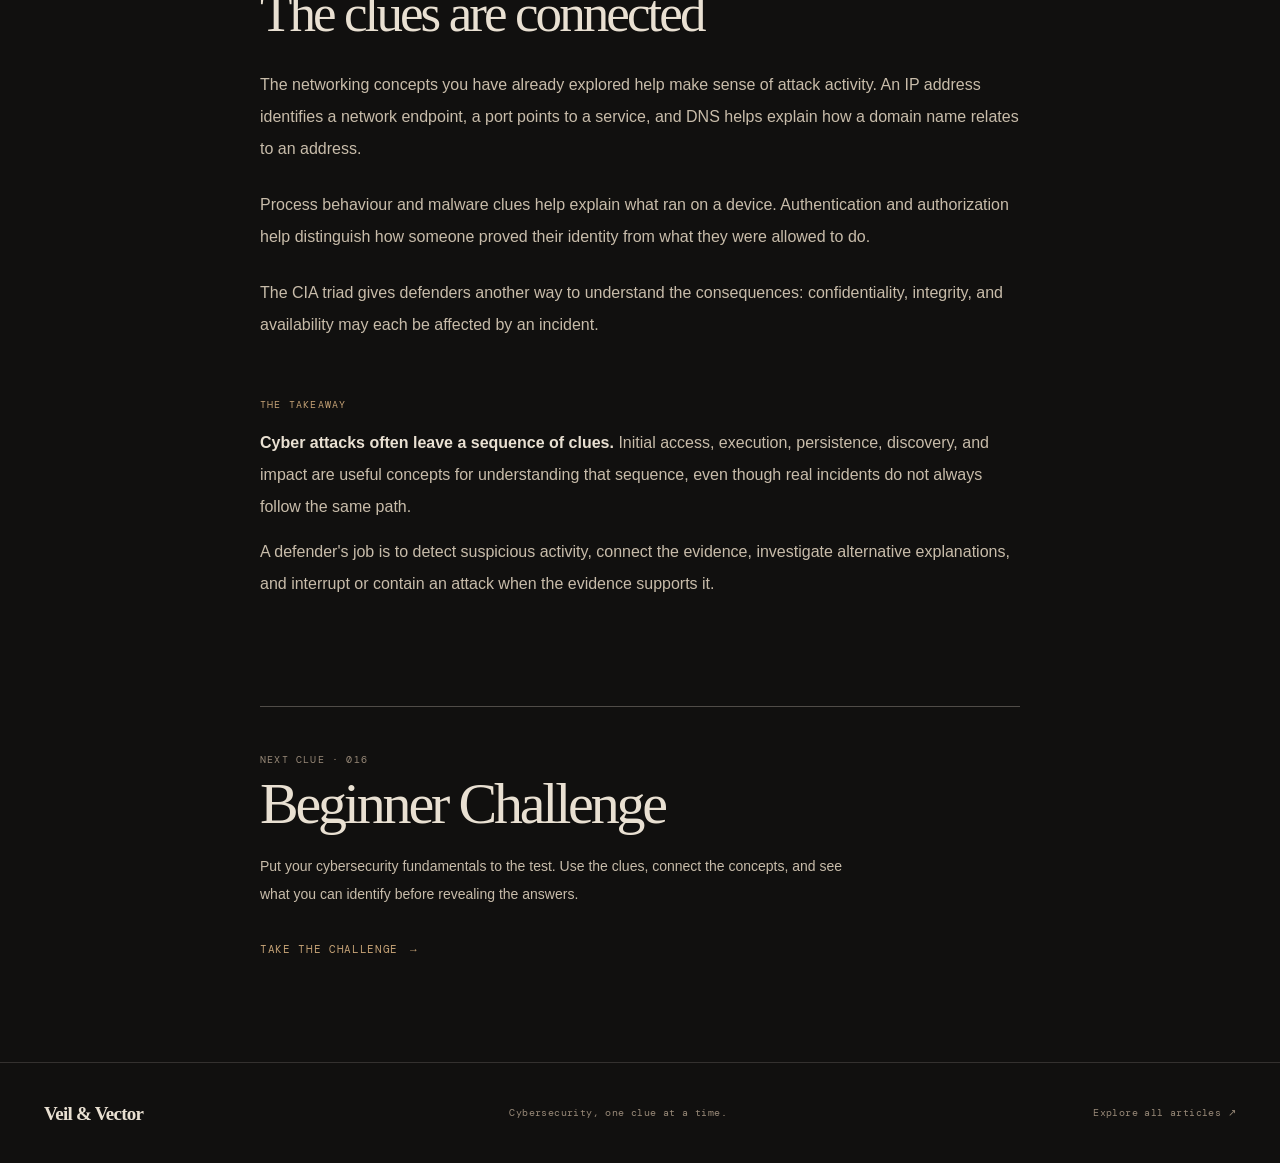
<file: articles/how-cyber-attacks-work.html>
<!DOCTYPE html>
<html lang="en" data-theme="dark">
<head>
  <meta charset="UTF-8">
  <meta name="viewport" content="width=device-width, initial-scale=1.0">

  <title>How Cyber Attacks Actually Happen | Veil &amp; Vector</title>
  <meta name="description" content="Follow the stages of a cyber attack, from initial access to impact. Learn how defenders connect suspicious activity into an investigation timeline.">
  <meta name="author" content="Veil &amp; Vector">
  <meta name="theme-color" content="#11100f">
  <meta name="robots" content="index, follow">
  <link rel="canonical" href="https://veilvector.github.io/articles/how-cyber-attacks-work.html">

  <link rel="preconnect" href="https://fonts.googleapis.com">
  <link rel="preconnect" href="https://fonts.gstatic.com" crossorigin>
  <link href="https://fonts.googleapis.com/css2?family=DM+Mono:wght@400;500&family=DM+Sans:wght@400;500;600;700&family=Playfair+Display:wght@500;600;700&display=swap" rel="stylesheet">

  <link rel="stylesheet" href="../article.css">

  <style>
    /* Article-only styling. Shared theme and progress remain in article.css/article.js. */

    .attack-visual {
      --attack-line: var(--border, rgba(190, 170, 130, 0.25));
      --attack-muted: var(--muted, #aaa193);
      --attack-accent: var(--article-accent, var(--accent, #b7a16b));

      margin: 2rem 0;
      padding: 1.3rem 0;
      border-top: 1px solid var(--attack-line);
      border-bottom: 1px solid var(--attack-line);
    }

    .attack-caption,
    .attack-number,
    .attack-label,
    .attack-timeline-time {
      font-family: "DM Mono", monospace;
      font-size: 0.7rem;
      letter-spacing: 0.08em;
      text-transform: uppercase;
    }

    .attack-caption {
      color: var(--attack-muted);
      margin: 0 0 1.3rem;
    }

    /* Main attack sequence: open columns, not separate cards. */
    .attack-flow {
      display: grid;
      grid-template-columns: minmax(0, 1fr) auto minmax(0, 1fr) auto minmax(0, 1fr) auto minmax(0, 1fr) auto minmax(0, 1fr);
      align-items: start;
      gap: 0.65rem;
    }

    .attack-step {
      min-width: 0;
    }

    .attack-number {
      display: block;
      color: var(--attack-accent);
      margin-bottom: 0.65rem;
    }

    .attack-step h3 {
      font-size: 0.96rem;
      line-height: 1.35;
      margin: 0 0 0.45rem;
      font-weight: 600;
      overflow-wrap: anywhere;
    }

    .attack-step p {
      margin: 0;
      font-size: 0.82rem;
      line-height: 1.65;
      color: var(--attack-muted);
    }

    .attack-arrow {
      padding-top: 1.65rem;
      color: var(--attack-accent);
      font-size: 1.1rem;
    }

    .attack-note {
      margin: 1.3rem 0;
      padding: 0.15rem 0 0.15rem 1rem;
      border-left: 2px solid var(--attack-accent);
    }

    .attack-note p {
      margin: 0;
    }

    .attack-note p + p {
      margin-top: 0.5rem;
    }

    /* Clue list uses open rows rather than individual boxes. */
    .attack-clues {
      margin: 1.7rem 0;
      border-top: 1px solid var(--attack-line);
    }

    .attack-clue {
      display: grid;
      grid-template-columns: minmax(7rem, 0.75fr) minmax(0, 1.5fr);
      gap: 1.2rem;
      padding: 1rem 0;
      border-bottom: 1px solid var(--attack-line);
    }

    .attack-clue h3 {
      font-size: 0.95rem;
      margin: 0;
      font-weight: 600;
    }

    .attack-clue p {
      margin: 0;
      font-size: 0.92rem;
      line-height: 1.7;
      color: var(--attack-muted);
    }

    .attack-label {
      display: block;
      color: var(--attack-accent);
      margin-bottom: 0.35rem;
    }

    /* Investigation timeline: one continuous vertical line. */
    .attack-timeline {
      margin: 1.8rem 0;
      padding-left: 1.2rem;
      border-left: 1px solid var(--attack-line);
    }

    .attack-event {
      position: relative;
      padding: 0 0 1.5rem 0.5rem;
    }

    .attack-event:last-child {
      padding-bottom: 0;
    }

    .attack-event::before {
      content: "";
      position: absolute;
      left: -1.55rem;
      top: 0.2rem;
      width: 0.55rem;
      height: 0.55rem;
      border-radius: 50%;
      background: var(--attack-accent);
    }

    .attack-timeline-time {
      display: block;
      color: var(--attack-muted);
      margin-bottom: 0.35rem;
    }

    .attack-event h3 {
      margin: 0 0 0.3rem;
      font-size: 0.96rem;
      font-weight: 600;
    }

    .attack-event p {
      margin: 0;
      color: var(--attack-muted);
      font-size: 0.9rem;
      line-height: 1.65;
    }

    .attack-takeaway {
      margin-top: 2rem;
      padding: 1.4rem 0;
      border-top: 1px solid var(--attack-line);
      border-bottom: 1px solid var(--attack-line);
    }

    .attack-takeaway .takeaway-label {
      display: block;
      margin-bottom: 0.8rem;
    }

    .attack-takeaway p {
      margin: 0;
    }

    .attack-takeaway p + p {
      margin-top: 0.8rem;
    }

    /* Small screens: stack stages vertically instead of squeezing them. */
    @media (max-width: 760px) {
      .attack-flow {
        grid-template-columns: minmax(0, 1fr);
        gap: 0;
      }

      .attack-step {
        padding: 0.25rem 0 1.1rem 0;
      }

      .attack-step h3 {
        font-size: 1rem;
      }

      .attack-step p {
        font-size: 0.9rem;
      }

      .attack-arrow {
        padding: 0 0 0.9rem 0.1rem;
        transform: rotate(90deg);
        transform-origin: left center;
        width: 1.2rem;
        height: 1rem;
      }
    }

    @media (max-width: 520px) {
      .attack-visual {
        margin: 1.5rem 0;
        padding: 1rem 0;
      }

      .attack-clue {
        grid-template-columns: minmax(0, 1fr);
        gap: 0.35rem;
        padding: 0.9rem 0;
      }

      .attack-clue p {
        font-size: 0.9rem;
      }
    }

    @media (prefers-reduced-motion: reduce) {
      .attack-visual *,
      .attack-timeline * {
        scroll-behavior: auto;
      }
    }
  </style>
</head>

<body>
  <header class="site-header">
    <div class="nav-inner">
      <a class="brand" href="../index.html" aria-label="Veil &amp; Vector homepage">
        <span>Veil &amp; Vector</span>
      </a>

      <a class="back-link" href="../index.html#articles">
        <span aria-hidden="true">←</span> All articles
      </a>

      <button
        class="theme-toggle"
        id="theme-toggle"
        type="button"
        aria-label="Switch to light theme"
        title="Toggle light and dark themes"
      >
        <span class="theme-icon" aria-hidden="true">☼</span>
        <span class="theme-text">Light</span>
      </button>
    </div>
  </header>

  <div class="progress-track" aria-hidden="true">
    <div class="progress" id="progress"></div>
  </div>

  <main>
    <header class="article-header">
      <div class="article-meta">
        <span class="category">Security Fundamentals · Beginner</span>
        <span aria-hidden="true">·</span>
        <span>5 min read</span>
      </div>

      <h1>How Cyber Attacks Actually Happen</h1>

      <p class="article-intro">
        A cyber attack rarely tells its whole story in one event.
        To understand what happened, defenders connect small clues
        into a sequence—and work out where the attack could be stopped.
      </p>

      <div class="article-meta">
        <span>Guide 015</span>
        <span aria-hidden="true">·</span>
        <span>Beginner Path</span>
      </div>
    </header>

    <article>
      <section class="story-section reveal">
        <span class="section-index">01 — Follow the clues</span>

        <h2>An attack is a sequence, not a single moment</h2>

        <p>
          Imagine a company notices that an employee's account has
          behaved strangely. A login looks unfamiliar, a new process
          appears, and a file is suddenly changed.
        </p>

        <p>
          Each event matters, but none tells the entire story alone.
          The challenge is to understand what happened first, what
          followed, and whether the events are connected.
        </p>

        <p>
          Many attacks can be understood through a simplified journey.
          Real incidents may skip stages, repeat them, or follow a
          different order.
        </p>

        <div class="attack-visual" role="group" aria-label="A simplified cyber attack sequence from initial access to impact">
          <p class="attack-caption">A simplified attack journey</p>

          <div class="attack-flow">
            <div class="attack-step">
              <span class="attack-number">01</span>
              <h3>Initial access</h3>
              <p>An attacker gains a way into an account or system.</p>
            </div>

            <span class="attack-arrow" aria-hidden="true">→</span>

            <div class="attack-step">
              <span class="attack-number">02</span>
              <h3>Execution</h3>
              <p>Code or a command runs on a device.</p>
            </div>

            <span class="attack-arrow" aria-hidden="true">→</span>

            <div class="attack-step">
              <span class="attack-number">03</span>
              <h3>Persistence</h3>
              <p>Access is maintained where the attacker can.</p>
            </div>

            <span class="attack-arrow" aria-hidden="true">→</span>

            <div class="attack-step">
              <span class="attack-number">04</span>
              <h3>Discovery</h3>
              <p>The environment is explored for useful information.</p>
            </div>

            <span class="attack-arrow" aria-hidden="true">→</span>

            <div class="attack-step">
              <span class="attack-number">05</span>
              <h3>Impact</h3>
              <p>Data, systems, or accounts are affected.</p>
            </div>
          </div>

          <p class="crypto-footnote">
            This is a learning model, not a checklist every attack follows.
          </p>
        </div>
      </section>

      <section class="story-section reveal">
        <span class="section-index">02 — First clue</span>

        <h2>Initial access: how does it begin?</h2>

        <p>
          An attacker needs some way to reach a target. One familiar
          route is phishing: a message tricks someone into opening
          a malicious attachment, visiting a harmful site, or sharing
          their credentials.
        </p>

        <p>
          But phishing is only one possibility. Attackers may also
          use stolen passwords, exposed services, vulnerable software,
          or malicious files.
        </p>

        <div class="attack-clues" aria-label="Examples of initial access routes">
          <div class="attack-clue">
            <div>
              <span class="attack-label">Route 01</span>
              <h3>Phishing</h3>
            </div>
            <p>A deceptive message persuades someone to take an unsafe action.</p>
          </div>

          <div class="attack-clue">
            <div>
              <span class="attack-label">Route 02</span>
              <h3>Stolen credentials</h3>
            </div>
            <p>A login uses credentials that were exposed or obtained by an attacker.</p>
          </div>

          <div class="attack-clue">
            <div>
              <span class="attack-label">Route 03</span>
              <h3>Exposed or vulnerable service</h3>
            </div>
            <p>A service reachable over a network has a weakness that can be exploited.</p>
          </div>
        </div>

        <p>
          For a defender, the useful question is not just
          "Was there a suspicious email?" It is also
          "Was there a login, process, or network event afterwards
          that helps explain what happened?"
        </p>

        <div class="attack-note">
          <p>
            <strong>Investigator's question:</strong> What evidence
            shows how access was first obtained?
          </p>
        </div>
      </section>

      <section class="story-section reveal">
        <span class="section-index">03 — Second clue</span>

        <h2>Execution: something runs</h2>

        <p>
          Getting access does not always mean an attacker can
          immediately achieve their goal. They may need a command
          or program to run on the affected device.
        </p>

        <p>
          That activity can leave evidence: a new process, a command
          line, a parent process, a timestamp, or a connection to
          another system.
        </p>

        <div class="attack-visual" role="group" aria-label="Questions for investigating a suspicious process">
          <p class="attack-caption">Read the process evidence</p>

          <div class="attack-clues">
            <div class="attack-clue">
              <h3>Process</h3>
              <p>Which program or command ran?</p>
            </div>

            <div class="attack-clue">
              <h3>Parent process</h3>
              <p>What started it? Was that behaviour expected?</p>
            </div>

            <div class="attack-clue">
              <h3>User</h3>
              <p>Which account was active when it ran?</p>
            </div>

            <div class="attack-clue">
              <h3>Time and connections</h3>
              <p>When did it run, and did it communicate over the network?</p>
            </div>
          </div>
        </div>

        <p>
          One suspicious-looking command does not automatically
          prove an attack. Administrators and legitimate applications
          run commands too. The surrounding evidence helps establish
          whether the activity makes sense.
        </p>
      </section>

      <section class="story-section reveal">
        <span class="section-index">04 — Third clue</span>

        <h2>Persistence: access that remains</h2>

        <p>
          Some attackers try to maintain access after the initial
          entry. Depending on the system and technique, they might
          misuse a scheduled task, a startup entry, a service, or
          another mechanism that runs again later.
        </p>

        <p>
          These mechanisms also have legitimate uses. A scheduled
          task or startup program is not malicious just because it
          exists. Investigators look at who created it, what it runs,
          when it appeared, and whether it matches normal system activity.
        </p>

        <div class="attack-note">
          <p>
            <strong>Look for change, not just presence.</strong>
            An unfamiliar entry that appeared around the time of
            a suspicious login may deserve closer investigation.
          </p>
        </div>
      </section>

      <section class="story-section reveal">
        <span class="section-index">05 — Fourth clue</span>

        <h2>Discovery: learning the environment</h2>

        <p>
          Once inside, an attacker may look around to understand
          the environment. They may examine users, running processes,
          network connections, accessible files, or available systems.
        </p>

        <p>
          Some of these actions are ordinary administrative work.
          What matters is whether the activity is expected for that
          account, device, and time.
        </p>

        <div class="attack-clues" aria-label="Examples of information an attacker may explore">
          <div class="attack-clue">
            <h3>Users and accounts</h3>
            <p>Which accounts exist, and what access might they have?</p>
          </div>

          <div class="attack-clue">
            <h3>Processes and systems</h3>
            <p>Which applications or services are running?</p>
          </div>

          <div class="attack-clue">
            <h3>Network and files</h3>
            <p>Which systems can be reached, and what data is available?</p>
          </div>
        </div>

        <p>
          Defenders compare these observations with normal behaviour.
          An unusual command from an account that rarely performs
          administration may be more significant than the same
          command on a system-management server.
        </p>
      </section>

      <section class="story-section reveal">
        <span class="section-index">06 — Fifth clue</span>

        <h2>Impact: what changed?</h2>

        <p>
          Impact is the effect an attack has on people, data, or
          systems. It might involve stolen information, disrupted
          services, encrypted files, altered records, or misuse
          of an account.
        </p>

        <p>
          Not every attack reaches this stage. A defender may detect
          suspicious activity early enough to interrupt it before
          the intended impact occurs.
        </p>

        <div class="attack-visual" role="group" aria-label="Possible consequences of a cyber attack">
          <p class="attack-caption">Possible impact</p>

          <div class="attack-clues">
            <div class="attack-clue">
              <h3>Data exposure</h3>
              <p>Information may have been accessed or transferred without permission.</p>
            </div>

            <div class="attack-clue">
              <h3>Service disruption</h3>
              <p>A system or application may become unavailable or unreliable.</p>
            </div>

            <div class="attack-clue">
              <h3>Unauthorised changes</h3>
              <p>Files, configurations, records, or account settings may be altered.</p>
            </div>
          </div>
        </div>

        <div class="attack-note">
          <p>
            <strong>Important:</strong> suspicious activity can
            indicate an attempt, but it does not by itself prove
            that data was stolen or damage occurred. Look for evidence
            of the actual outcome.
          </p>
        </div>
      </section>

      <section class="story-section reveal">
        <span class="section-index">07 — Connect the evidence</span>

        <h2>Build a timeline, not a guess</h2>

        <p>
          Imagine a defender reviewing several events from the same
          device. Each one may have an innocent explanation, but
          together they could reveal a pattern worth investigating.
        </p>

        <div class="attack-visual" role="group" aria-label="Illustrative incident timeline showing suspicious email, login, process, network activity, and file changes">
          <p class="attack-caption">An illustrative investigation timeline</p>

          <div class="attack-timeline">
            <div class="attack-event">
              <span class="attack-timeline-time">Event 01</span>
              <h3>Unexpected message</h3>
              <p>An employee receives an unusual email.</p>
            </div>

            <div class="attack-event">
              <span class="attack-timeline-time">Event 02</span>
              <h3>Unfamiliar login</h3>
              <p>An account signs in from an unexpected context.</p>
            </div>

            <div class="attack-event">
              <span class="attack-timeline-time">Event 03</span>
              <h3>New process</h3>
              <p>A process runs that needs further explanation.</p>
            </div>

            <div class="attack-event">
              <span class="attack-timeline-time">Event 04</span>
              <h3>Network activity</h3>
              <p>The device communicates with an unfamiliar destination.</p>
            </div>

            <div class="attack-event">
              <span class="attack-timeline-time">Event 05</span>
              <h3>File activity</h3>
              <p>Files are accessed or changed around the same period.</p>
            </div>
          </div>

          <p class="crypto-footnote">
            Example only. These events do not prove an attack on their own.
            Confirm timestamps, device identity, and supporting evidence.
          </p>
        </div>

        <p>
          The timeline helps an analyst ask better questions:
          Did the events happen on the same device? Are the timestamps
          consistent? Does the process explain the network connection?
          Is there evidence that files were actually accessed or changed?
        </p>

        <p>
          This is how investigation moves beyond isolated alerts.
          Analysts correlate evidence, test possible explanations,
          and decide whether the activity is malicious, benign, or
          still uncertain.
        </p>
      </section>

      <section class="story-section reveal">
        <span class="section-index">08 — Connect what you know</span>

        <h2>The clues are connected</h2>

        <p>
          The networking concepts you have already explored help
          make sense of attack activity. An IP address identifies
          a network endpoint, a port points to a service, and DNS
          helps explain how a domain name relates to an address.
        </p>

        <p>
          Process behaviour and malware clues help explain what
          ran on a device. Authentication and authorization help
          distinguish how someone proved their identity from what
          they were allowed to do.
        </p>

        <p>
          The CIA triad gives defenders another way to understand
          the consequences: confidentiality, integrity, and
          availability may each be affected by an incident.
        </p>

        <div class="attack-takeaway">
          <span class="takeaway-label">THE TAKEAWAY</span>

          <p>
            <strong>Cyber attacks often leave a sequence of clues.</strong>
            Initial access, execution, persistence, discovery, and
            impact are useful concepts for understanding that sequence,
            even though real incidents do not always follow the same path.
          </p>

          <p>
            A defender's job is to detect suspicious activity, connect
            the evidence, investigate alternative explanations, and
            interrupt or contain an attack when the evidence supports it.
          </p>
        </div>
      </section>
    </article>

    <section class="next-article reveal">
      <div class="next-inner">
        <div>
          <span class="next-label">Next clue · 016</span>

          <h2 class="next-title">Beginner Challenge</h2>

          <p class="next-description">
            Put your cybersecurity fundamentals to the test.
            Use the clues, connect the concepts, and see what you
            can identify before revealing the answers.
          </p>
        </div>

        <a class="next-link" href="beginner-challenge.html">
          Take the challenge <span aria-hidden="true">→</span>
        </a>
      </div>
    </section>
  </main>

  <footer class="site-footer">
    <div class="footer-inner">
      <a class="footer-brand" href="../index.html">Veil &amp; Vector</a>
      <p>Cybersecurity, one clue at a time.</p>
      <a href="../index.html#articles">Explore all articles ↗</a>
    </div>
  </footer>

  <script src="../article.js" defer></script>
</body>
</html>
</file>
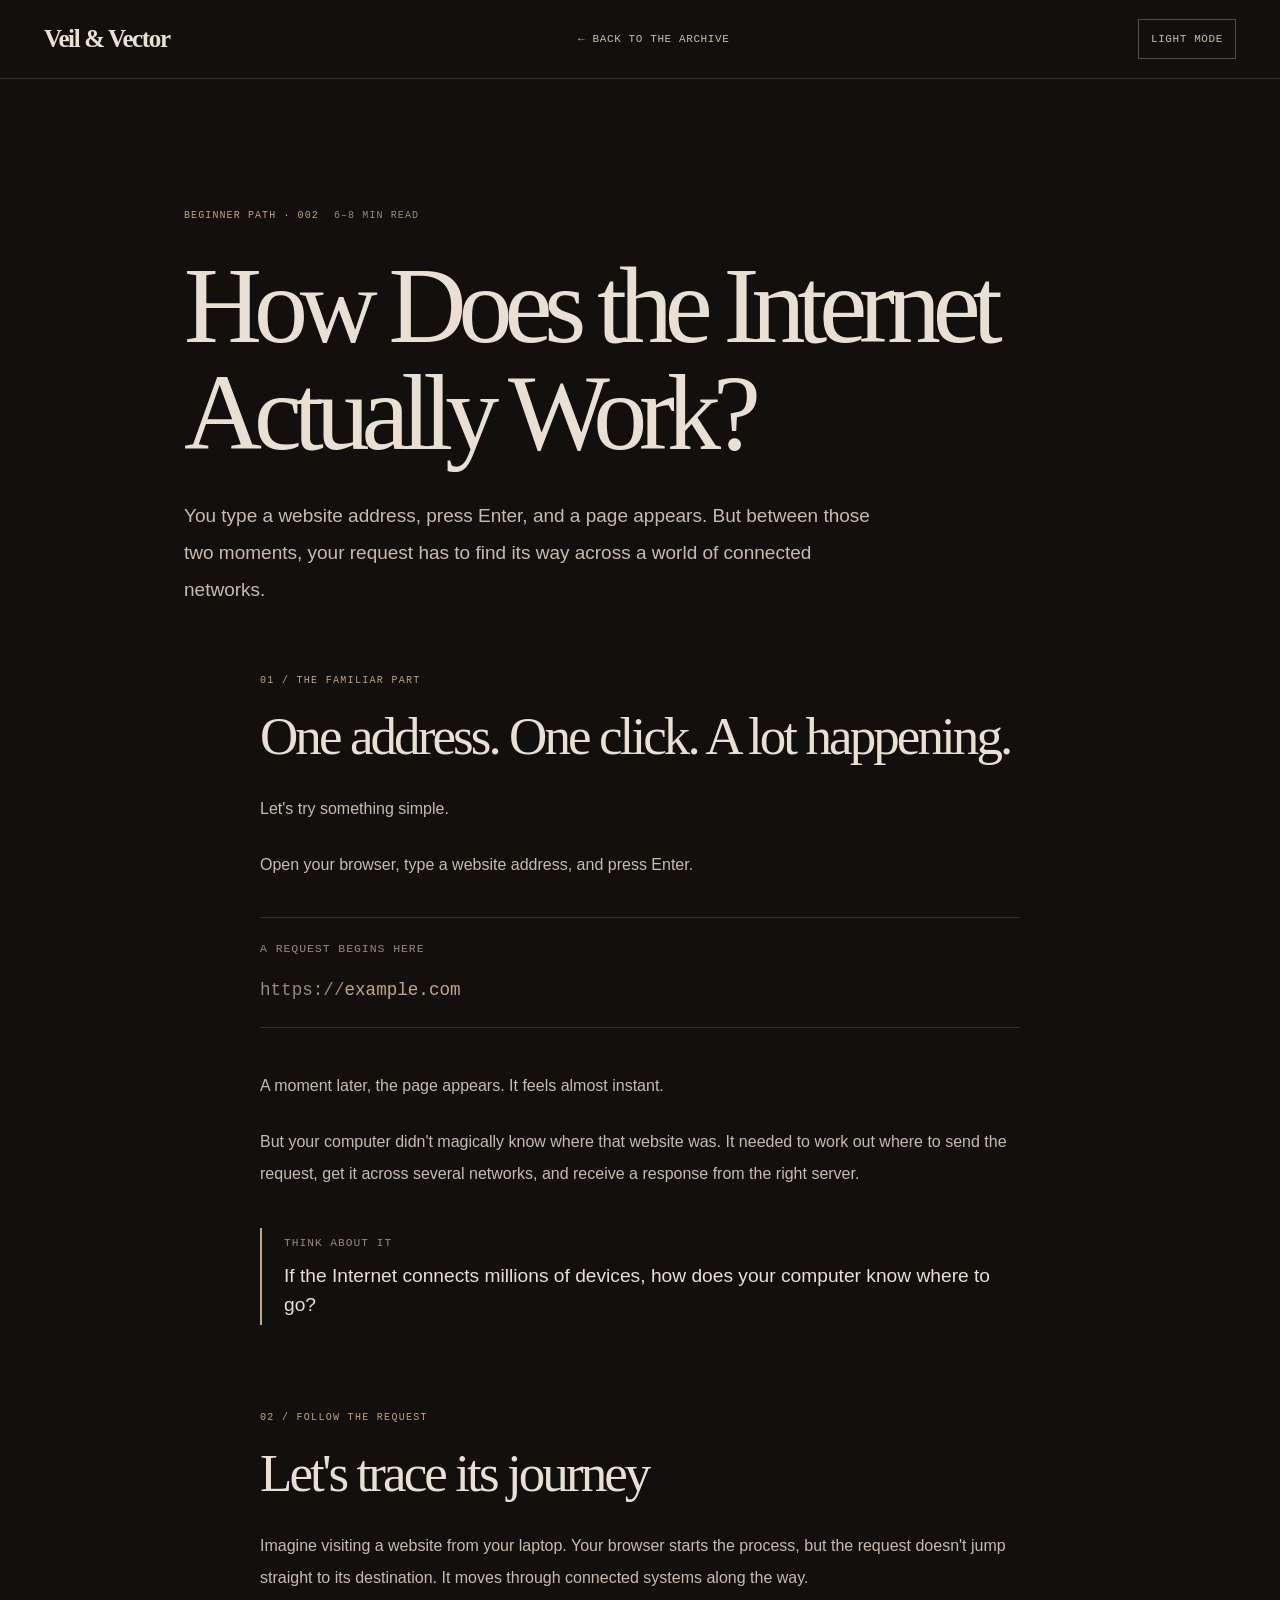
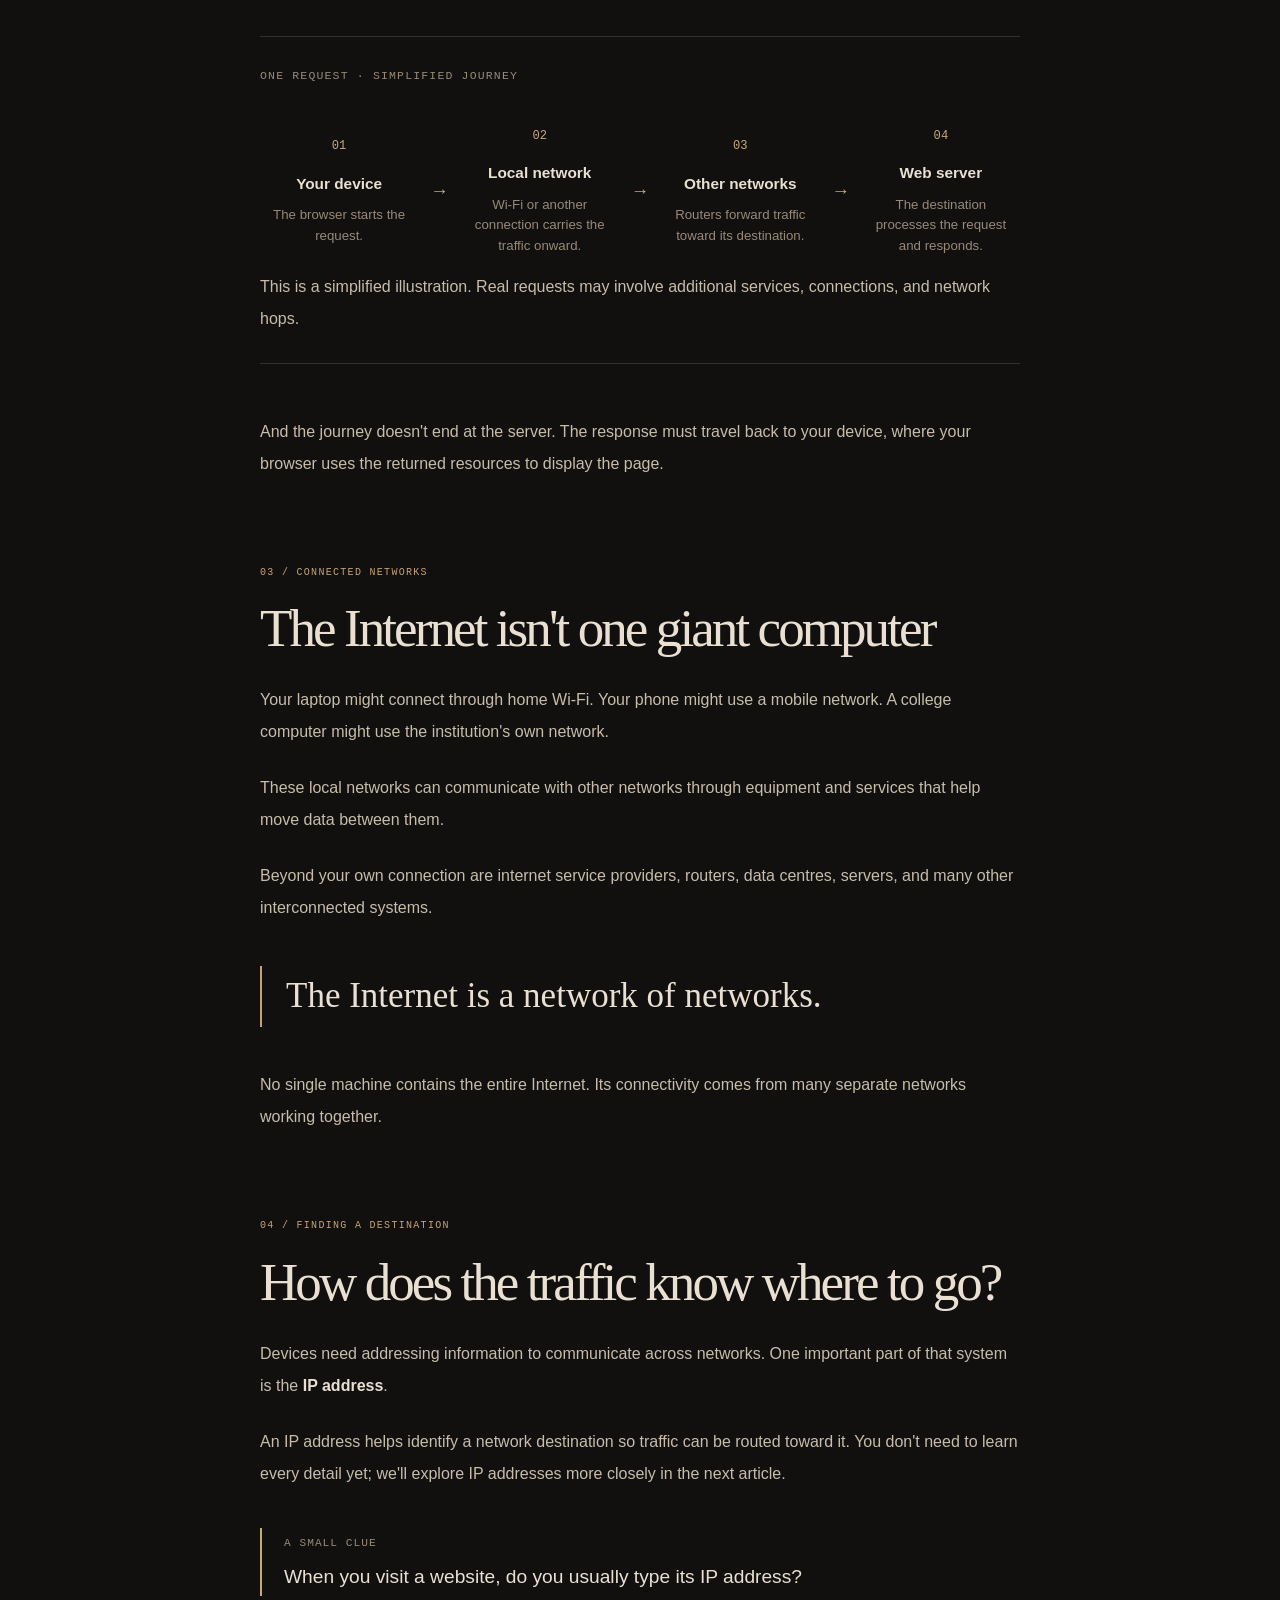
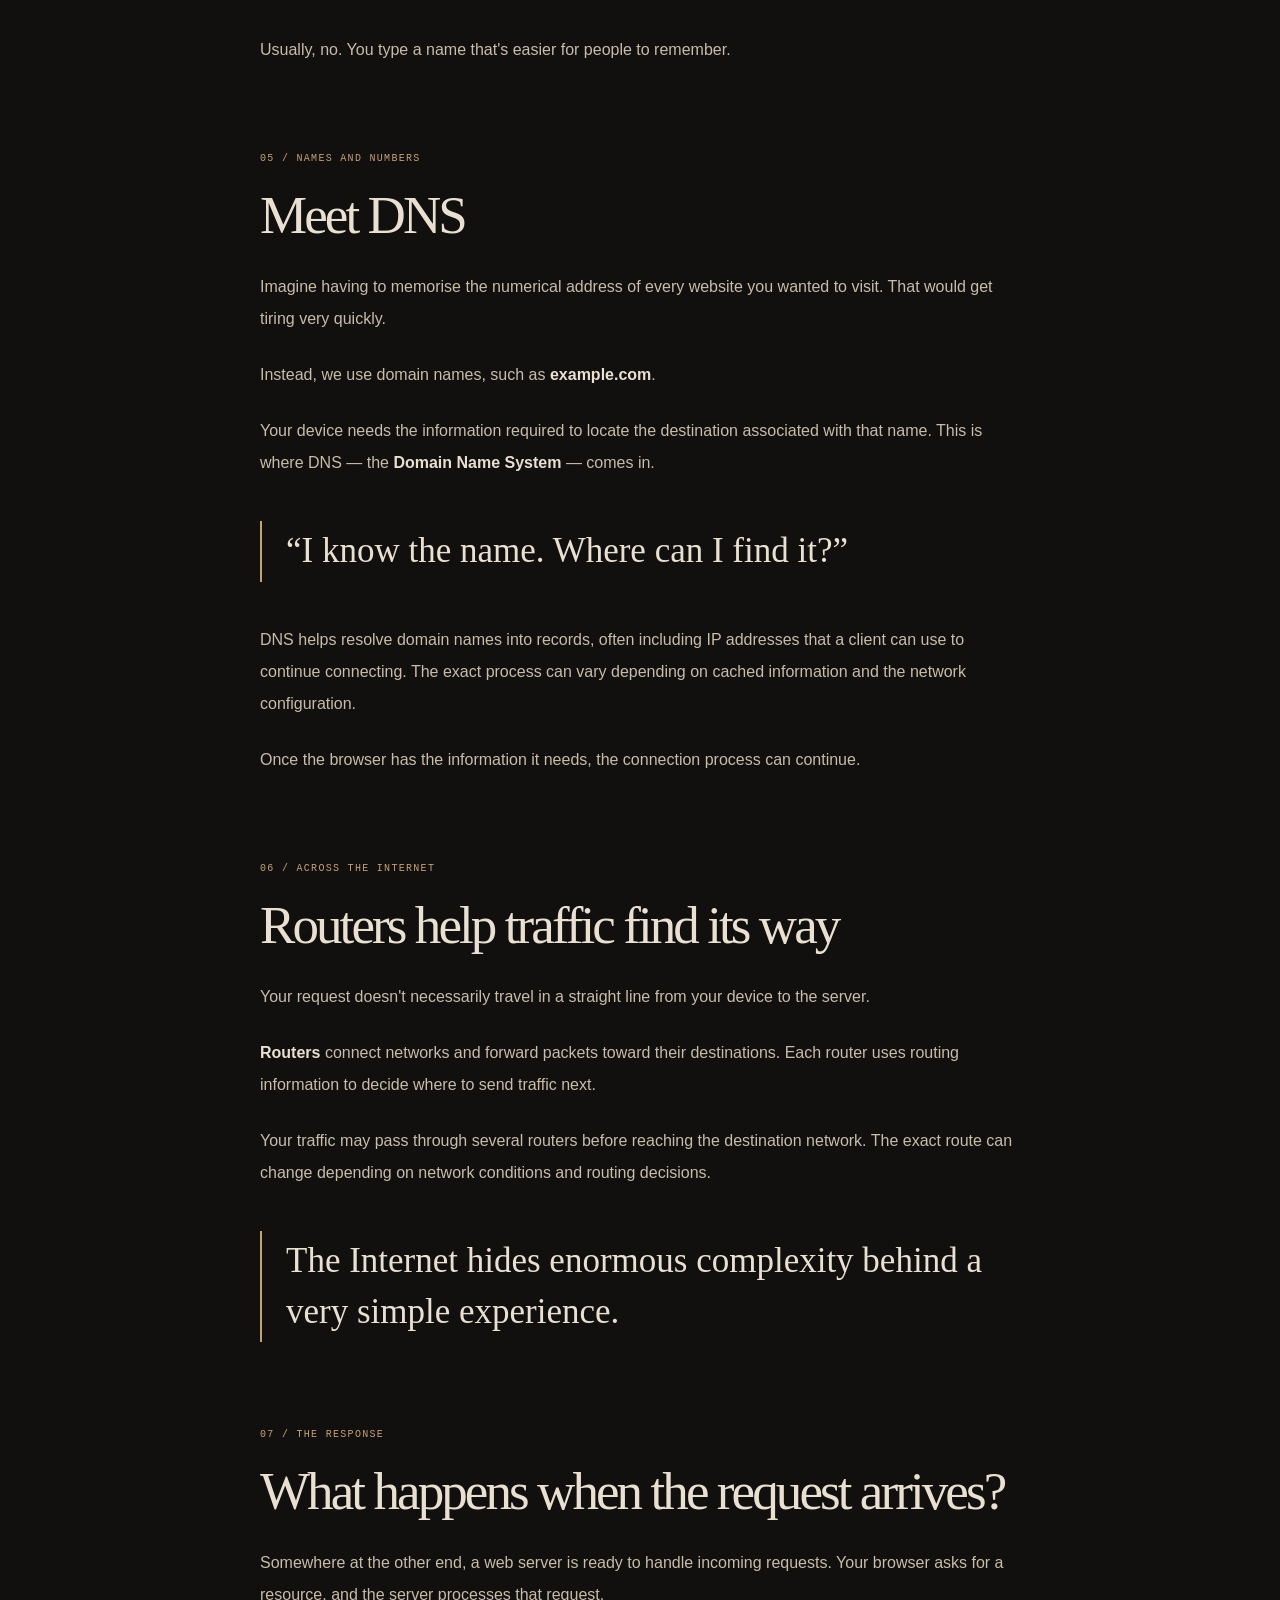
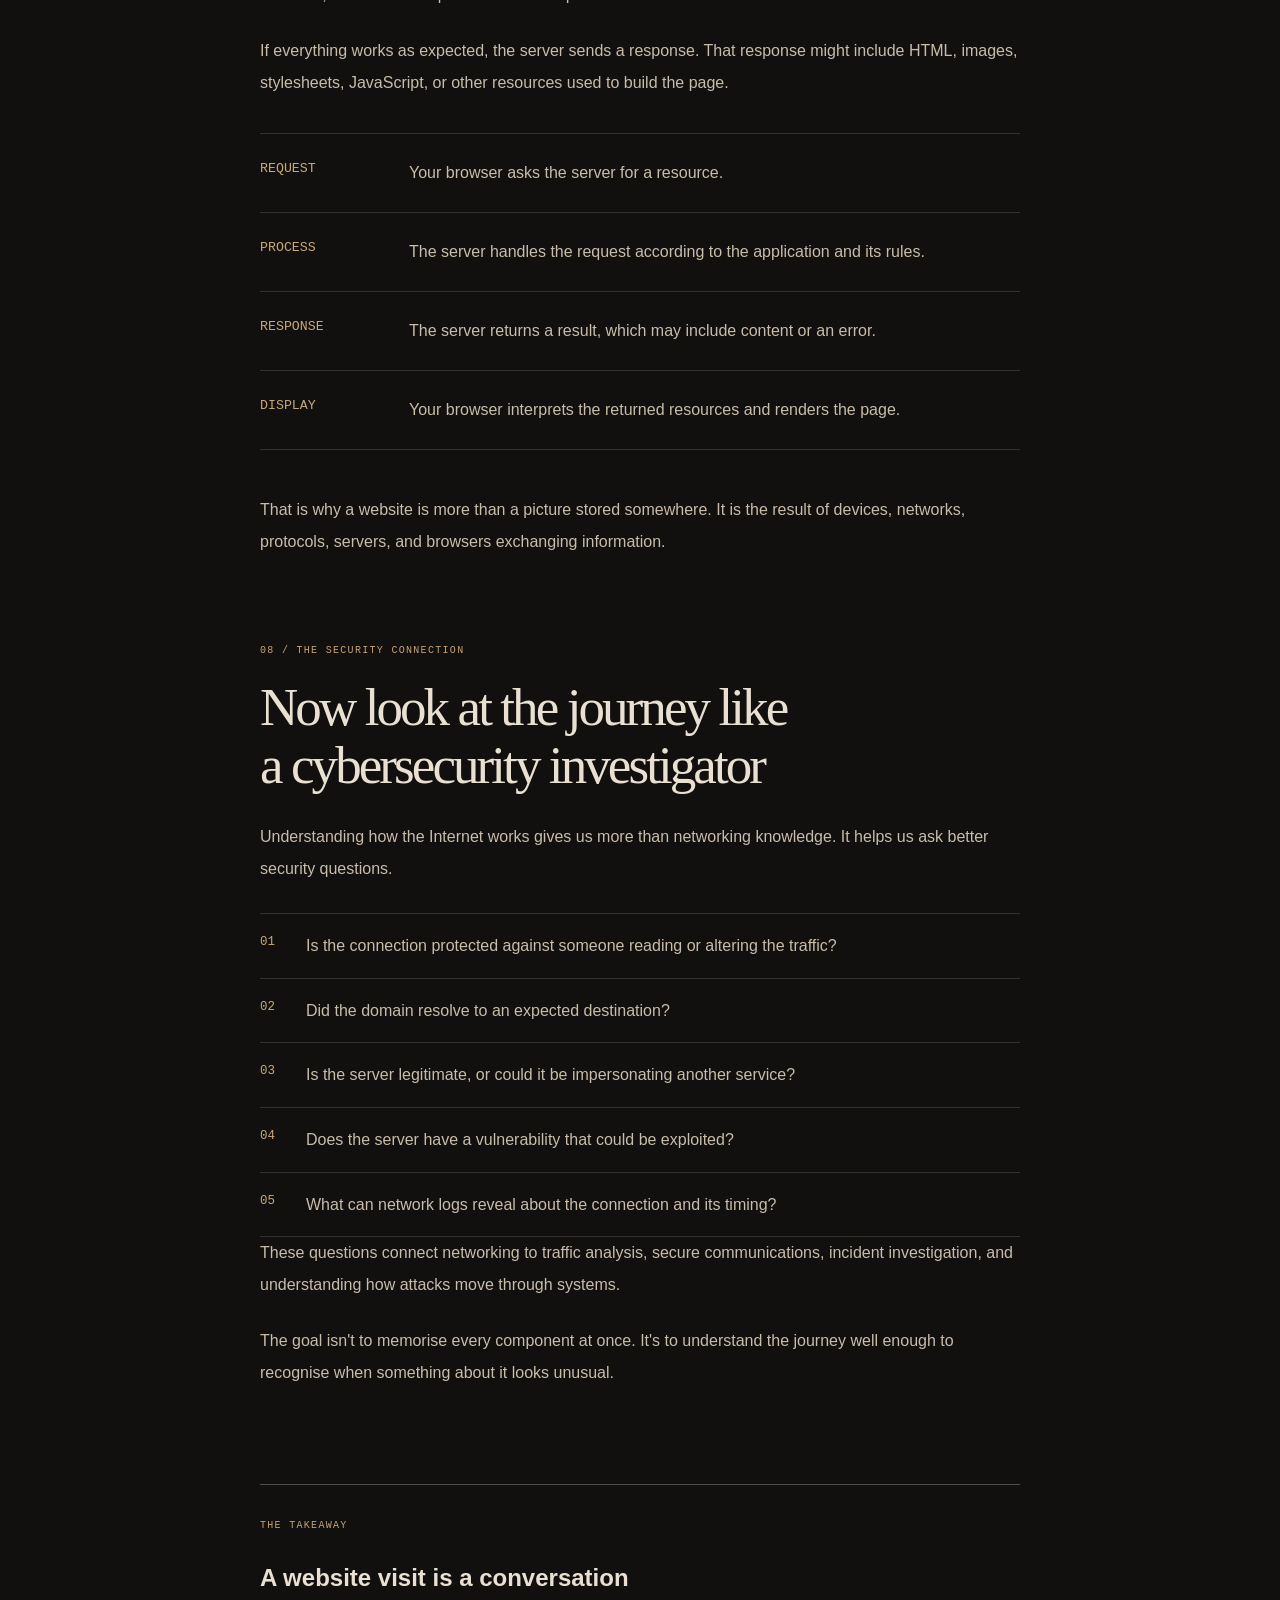
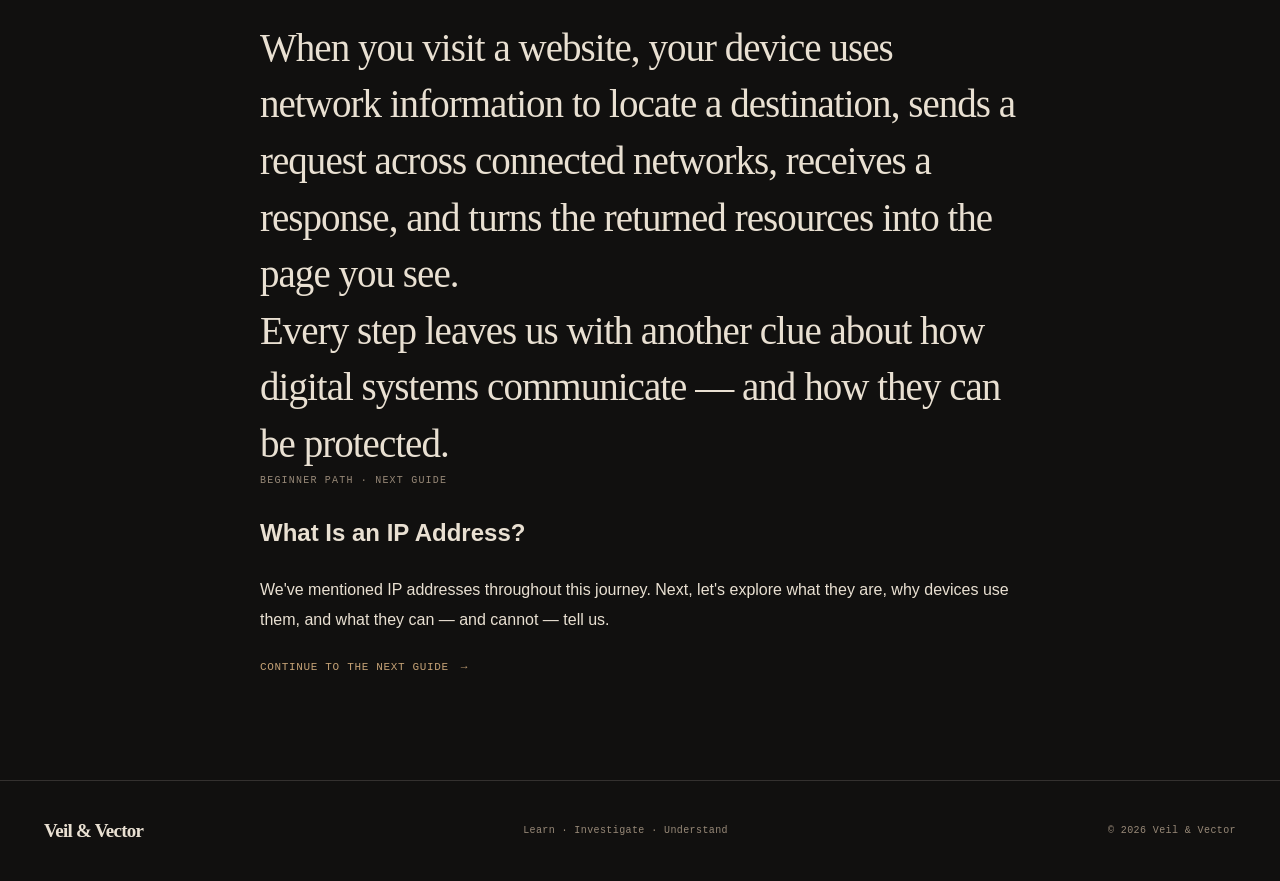
<file: articles/how-does-the-internet-work.html>
<!DOCTYPE html>
<html lang="en" data-theme="dark">
<head>
  <meta charset="UTF-8">
  <meta name="viewport" content="width=device-width, initial-scale=1.0">

  <title>How Does the Internet Actually Work? — Veil &amp; Vector</title>
  <meta name="description" content="Follow a simple request across the Internet and discover what happens behind the scenes when you visit a website.">
  <meta name="theme-color" content="#11110f">

  <link rel="canonical" href="https://veilvector.github.io/articles/how-does-the-internet-work.html">
  <link rel="stylesheet" href="../article.css">

  <style>
    :root {
      --internet-accent: #c6a879;
      --internet-line: var(--border, rgba(225, 220, 205, 0.16));
      --internet-muted: var(--muted, #aaa69a);
    }

    .editorial-visual {
      margin: 42px 0 52px;
      padding: 28px 0;
      border-top: 1px solid var(--internet-line);
      border-bottom: 1px solid var(--internet-line);
    }

    .visual-label {
      margin-bottom: 25px;
      color: var(--internet-muted);
      font-family: "DM Mono", monospace;
      font-size: 0.72rem;
      letter-spacing: 0.1em;
      text-transform: uppercase;
    }

    .request-flow {
      display: grid;
      grid-template-columns: minmax(0, 1fr) auto minmax(0, 1fr) auto minmax(0, 1fr) auto minmax(0, 1fr);
      align-items: center;
      gap: 12px;
    }

    .request-node {
      min-width: 0;
      padding: 14px 4px;
      text-align: center;
    }

    .request-number {
      display: block;
      margin-bottom: 12px;
      color: var(--internet-accent);
      font-family: "DM Mono", monospace;
      font-size: 0.76rem;
    }

    .request-node strong {
      display: block;
      margin-bottom: 7px;
      font-family: "Space Grotesk", sans-serif;
      font-size: 0.96rem;
      font-weight: 600;
    }

    .request-node p {
      margin: 0;
      color: var(--internet-muted);
      font-size: 0.83rem;
      line-height: 1.55;
    }

    .request-arrow {
      color: var(--internet-accent);
      font-size: 1.15rem;
    }

    .visual-caption {
      margin: 24px 0 0;
      color: var(--internet-muted);
      font-size: 0.86rem;
    }

    .browser-example {
      margin: 36px 0 42px;
      padding: 20px 0;
      border-top: 1px solid var(--internet-line);
      border-bottom: 1px solid var(--internet-line);
    }

    .browser-caption {
      margin-bottom: 15px;
      color: var(--internet-muted);
      font-family: "DM Mono", monospace;
      font-size: 0.72rem;
      text-transform: uppercase;
      letter-spacing: 0.08em;
    }

    .browser-address {
      overflow-wrap: anywhere;
      color: var(--internet-muted);
      font-family: "DM Mono", monospace;
      font-size: clamp(0.9rem, 2.5vw, 1.1rem);
    }

    .browser-address span {
      color: var(--internet-accent);
    }

    .concept-list {
      margin: 34px 0 44px;
      border-top: 1px solid var(--internet-line);
    }

    .concept-row {
      display: grid;
      grid-template-columns: 125px minmax(0, 1fr);
      gap: 24px;
      padding: 23px 0;
      border-bottom: 1px solid var(--internet-line);
    }

    .concept-name {
      color: var(--internet-accent);
      font-family: "DM Mono", monospace;
      font-size: 0.83rem;
    }

    .concept-row p {
      margin: 0;
    }

    .concept-row strong {
      color: var(--text);
    }

    .question-prompt {
      margin: 38px 0;
      padding: 5px 0 5px 22px;
      border-left: 2px solid var(--internet-accent);
    }

    .question-prompt span {
      display: block;
      margin-bottom: 9px;
      color: var(--internet-muted);
      font-family: "DM Mono", monospace;
      font-size: 0.7rem;
      letter-spacing: 0.09em;
      text-transform: uppercase;
    }

    .question-prompt p {
      margin: 0;
      color: var(--text);
      font-family: "Space Grotesk", sans-serif;
      font-size: 1.2rem;
      line-height: 1.5;
    }

    .security-questions {
      margin: 28px 0 0;
      padding: 0;
      list-style: none;
      border-top: 1px solid var(--internet-line);
    }

    .security-questions li {
      display: grid;
      grid-template-columns: 32px minmax(0, 1fr);
      gap: 14px;
      padding: 17px 0;
      border-bottom: 1px solid var(--internet-line);
      color: var(--body);
    }

    .security-questions li span {
      color: var(--internet-accent);
      font-family: "DM Mono", monospace;
      font-size: 0.78rem;
    }

    @media (max-width: 680px) {
      .editorial-visual {
        margin: 32px 0 40px;
        padding: 23px 0;
      }

      .request-flow {
        grid-template-columns: minmax(0, 1fr);
        gap: 2px;
      }

      .request-node {
        display: grid;
        grid-template-columns: 34px minmax(0, 1fr);
        column-gap: 12px;
        align-items: start;
        padding: 12px 0;
        text-align: left;
      }

      .request-number {
        grid-row: 1 / span 2;
        margin: 2px 0 0;
      }

      .request-node strong {
        margin-bottom: 4px;
      }

      .request-node p {
        grid-column: 2;
      }

      .request-arrow {
        margin-left: 10px;
        line-height: 1;
        transform: rotate(90deg);
        transform-origin: left center;
        height: 10px;
        width: 15px;
      }

      .concept-row {
        grid-template-columns: 1fr;
        gap: 7px;
        padding: 19px 0;
      }

      .question-prompt {
        padding-left: 17px;
      }
    }

    @media (prefers-reduced-motion: reduce) {
      *,
      *::before,
      *::after {
        scroll-behavior: auto !important;
        animation-duration: 0.01ms !important;
        transition-duration: 0.01ms !important;
      }
    }
  </style>
</head>

<body>
  <nav class="site-header">
    <div class="nav-inner">
      <a href="../index.html" class="brand">Veil <span>&amp;</span> Vector</a>
      <a href="../index.html" class="back-link">← Back to the archive</a>
      <button class="theme-toggle" id="theme-toggle" type="button" aria-label="Switch colour theme">☼</button>
    </div>
  </nav>

  <div class="progress-track" aria-hidden="true">
    <div class="progress" id="progress"></div>
  </div>

  <header class="article-header">
    <div class="article-meta">
      <span class="category">BEGINNER PATH · 002</span>
      <span>6–8 MIN READ</span>
    </div>

    <h1>How Does the Internet Actually Work?</h1>

    <p class="article-intro">
      You type a website address, press Enter, and a page appears.
      But between those two moments, your request has to find its way
      across a world of connected networks.
    </p>
  </header>

  <main>
    <article>
      <section class="story-section reveal">
        <div class="section-index">01 / The familiar part</div>
        <h2>One address. One click. A lot happening.</h2>

        <p>Let's try something simple.</p>

        <p>Open your browser, type a website address, and press Enter.</p>

        <div class="browser-example" aria-label="Example website address">
          <div class="browser-caption">A request begins here</div>
          <div class="browser-address">https://<span>example.com</span></div>
        </div>

        <p>A moment later, the page appears. It feels almost instant.</p>

        <p>
          But your computer didn't magically know where that website was.
          It needed to work out where to send the request, get it across
          several networks, and receive a response from the right server.
        </p>

        <div class="question-prompt">
          <span>Think about it</span>
          <p>If the Internet connects millions of devices, how does your computer know where to go?</p>
        </div>
      </section>

      <section class="story-section reveal">
        <div class="section-index">02 / Follow the request</div>
        <h2>Let's trace its journey</h2>

        <p>
          Imagine visiting a website from your laptop. Your browser starts
          the process, but the request doesn't jump straight to its destination.
          It moves through connected systems along the way.
        </p>

        <div class="editorial-visual">
          <div class="visual-label">One request · Simplified journey</div>

          <div class="request-flow">
            <div class="request-node">
              <span class="request-number">01</span>
              <strong>Your device</strong>
              <p>The browser starts the request.</p>
            </div>

            <div class="request-arrow" aria-hidden="true">→</div>

            <div class="request-node">
              <span class="request-number">02</span>
              <strong>Local network</strong>
              <p>Wi-Fi or another connection carries the traffic onward.</p>
            </div>

            <div class="request-arrow" aria-hidden="true">→</div>

            <div class="request-node">
              <span class="request-number">03</span>
              <strong>Other networks</strong>
              <p>Routers forward traffic toward its destination.</p>
            </div>

            <div class="request-arrow" aria-hidden="true">→</div>

            <div class="request-node">
              <span class="request-number">04</span>
              <strong>Web server</strong>
              <p>The destination processes the request and responds.</p>
            </div>
          </div>

          <p class="visual-caption">
            This is a simplified illustration. Real requests may involve
            additional services, connections, and network hops.
          </p>
        </div>

        <p>
          And the journey doesn't end at the server. The response must travel
          back to your device, where your browser uses the returned resources
          to display the page.
        </p>
      </section>

      <section class="story-section reveal">
        <div class="section-index">03 / Connected networks</div>
        <h2>The Internet isn't one giant computer</h2>

        <p>
          Your laptop might connect through home Wi-Fi. Your phone might use
          a mobile network. A college computer might use the institution's
          own network.
        </p>

        <p>
          These local networks can communicate with other networks through
          equipment and services that help move data between them.
        </p>

        <p>
          Beyond your own connection are internet service providers, routers,
          data centres, servers, and many other interconnected systems.
        </p>

        <blockquote>
          The Internet is a network of networks.
        </blockquote>

        <p>
          No single machine contains the entire Internet. Its connectivity
          comes from many separate networks working together.
        </p>
      </section>

      <section class="story-section reveal">
        <div class="section-index">04 / Finding a destination</div>
        <h2>How does the traffic know where to go?</h2>

        <p>
          Devices need addressing information to communicate across networks.
          One important part of that system is the <strong>IP address</strong>.
        </p>

        <p>
          An IP address helps identify a network destination so traffic can
          be routed toward it. You don't need to learn every detail yet;
          we'll explore IP addresses more closely in the next article.
        </p>

        <div class="question-prompt">
          <span>A small clue</span>
          <p>When you visit a website, do you usually type its IP address?</p>
        </div>

        <p>Usually, no. You type a name that's easier for people to remember.</p>
      </section>

      <section class="story-section reveal">
        <div class="section-index">05 / Names and numbers</div>
        <h2>Meet DNS</h2>

        <p>
          Imagine having to memorise the numerical address of every website
          you wanted to visit. That would get tiring very quickly.
        </p>

        <p>
          Instead, we use domain names, such as
          <strong>example.com</strong>.
        </p>

        <p>
          Your device needs the information required to locate the destination
          associated with that name. This is where DNS — the
          <strong>Domain Name System</strong> — comes in.
        </p>

        <blockquote>
          “I know the name. Where can I find it?”
        </blockquote>

        <p>
          DNS helps resolve domain names into records, often including IP
          addresses that a client can use to continue connecting. The exact
          process can vary depending on cached information and the network
          configuration.
        </p>

        <p>
          Once the browser has the information it needs, the connection process
          can continue.
        </p>
      </section>

      <section class="story-section reveal">
        <div class="section-index">06 / Across the Internet</div>
        <h2>Routers help traffic find its way</h2>

        <p>
          Your request doesn't necessarily travel in a straight line from
          your device to the server.
        </p>

        <p>
          <strong>Routers</strong> connect networks and forward packets toward
          their destinations. Each router uses routing information to decide
          where to send traffic next.
        </p>

        <p>
          Your traffic may pass through several routers before reaching the
          destination network. The exact route can change depending on network
          conditions and routing decisions.
        </p>

        <blockquote>
          The Internet hides enormous complexity behind a very simple experience.
        </blockquote>
      </section>

      <section class="story-section reveal">
        <div class="section-index">07 / The response</div>
        <h2>What happens when the request arrives?</h2>

        <p>
          Somewhere at the other end, a web server is ready to handle incoming
          requests. Your browser asks for a resource, and the server processes
          that request.
        </p>

        <p>
          If everything works as expected, the server sends a response.
          That response might include HTML, images, stylesheets, JavaScript,
          or other resources used to build the page.
        </p>

        <div class="concept-list">
          <div class="concept-row">
            <div class="concept-name">REQUEST</div>
            <p>Your browser asks the server for a resource.</p>
          </div>

          <div class="concept-row">
            <div class="concept-name">PROCESS</div>
            <p>The server handles the request according to the application and its rules.</p>
          </div>

          <div class="concept-row">
            <div class="concept-name">RESPONSE</div>
            <p>The server returns a result, which may include content or an error.</p>
          </div>

          <div class="concept-row">
            <div class="concept-name">DISPLAY</div>
            <p>Your browser interprets the returned resources and renders the page.</p>
          </div>
        </div>

        <p>
          That is why a website is more than a picture stored somewhere.
          It is the result of devices, networks, protocols, servers, and
          browsers exchanging information.
        </p>
      </section>

      <section class="story-section reveal">
        <div class="section-index">08 / The security connection</div>
        <h2>Now look at the journey like a cybersecurity investigator</h2>

        <p>
          Understanding how the Internet works gives us more than networking
          knowledge. It helps us ask better security questions.
        </p>

        <ul class="security-questions">
          <li>
            <span>01</span>
            <div>Is the connection protected against someone reading or altering the traffic?</div>
          </li>
          <li>
            <span>02</span>
            <div>Did the domain resolve to an expected destination?</div>
          </li>
          <li>
            <span>03</span>
            <div>Is the server legitimate, or could it be impersonating another service?</div>
          </li>
          <li>
            <span>04</span>
            <div>Does the server have a vulnerability that could be exploited?</div>
          </li>
          <li>
            <span>05</span>
            <div>What can network logs reveal about the connection and its timing?</div>
          </li>
        </ul>

        <p>
          These questions connect networking to traffic analysis, secure
          communications, incident investigation, and understanding how
          attacks move through systems.
        </p>

        <p>
          The goal isn't to memorise every component at once. It's to understand
          the journey well enough to recognise when something about it looks
          unusual.
        </p>
      </section>

      <section class="takeaway reveal">
        <div class="section-index">The takeaway</div>
        <h2>A website visit is a conversation</h2>

        <p>
          When you visit a website, your device uses network information to
          locate a destination, sends a request across connected networks,
          receives a response, and turns the returned resources into the page
          you see.
        </p>

        <p>
          Every step leaves us with another clue about how digital systems
          communicate — and how they can be protected.
        </p>
      </section>
    </article>

    <section class="next-article reveal">
      <div class="next-label">Beginner Path · Next guide</div>
      <h2>What Is an IP Address?</h2>
      <p>
        We've mentioned IP addresses throughout this journey. Next, let's
        explore what they are, why devices use them, and what they can — and
        cannot — tell us.
      </p>
      <a class="next-link" href="what-is-an-ip-address.html">
        Continue to the next guide <span aria-hidden="true">→</span>
      </a>
    </section>
  </main>

  <footer class="site-footer">
    <div class="footer-inner">
      <a href="../index.html" class="footer-brand">Veil &amp; Vector</a>
      <p>Learn · Investigate · Understand</p>
      <p>© 2026 Veil &amp; Vector</p>
    </div>
  </footer>

  <script src="../article.js"></script>
</body>
</html>
</file>
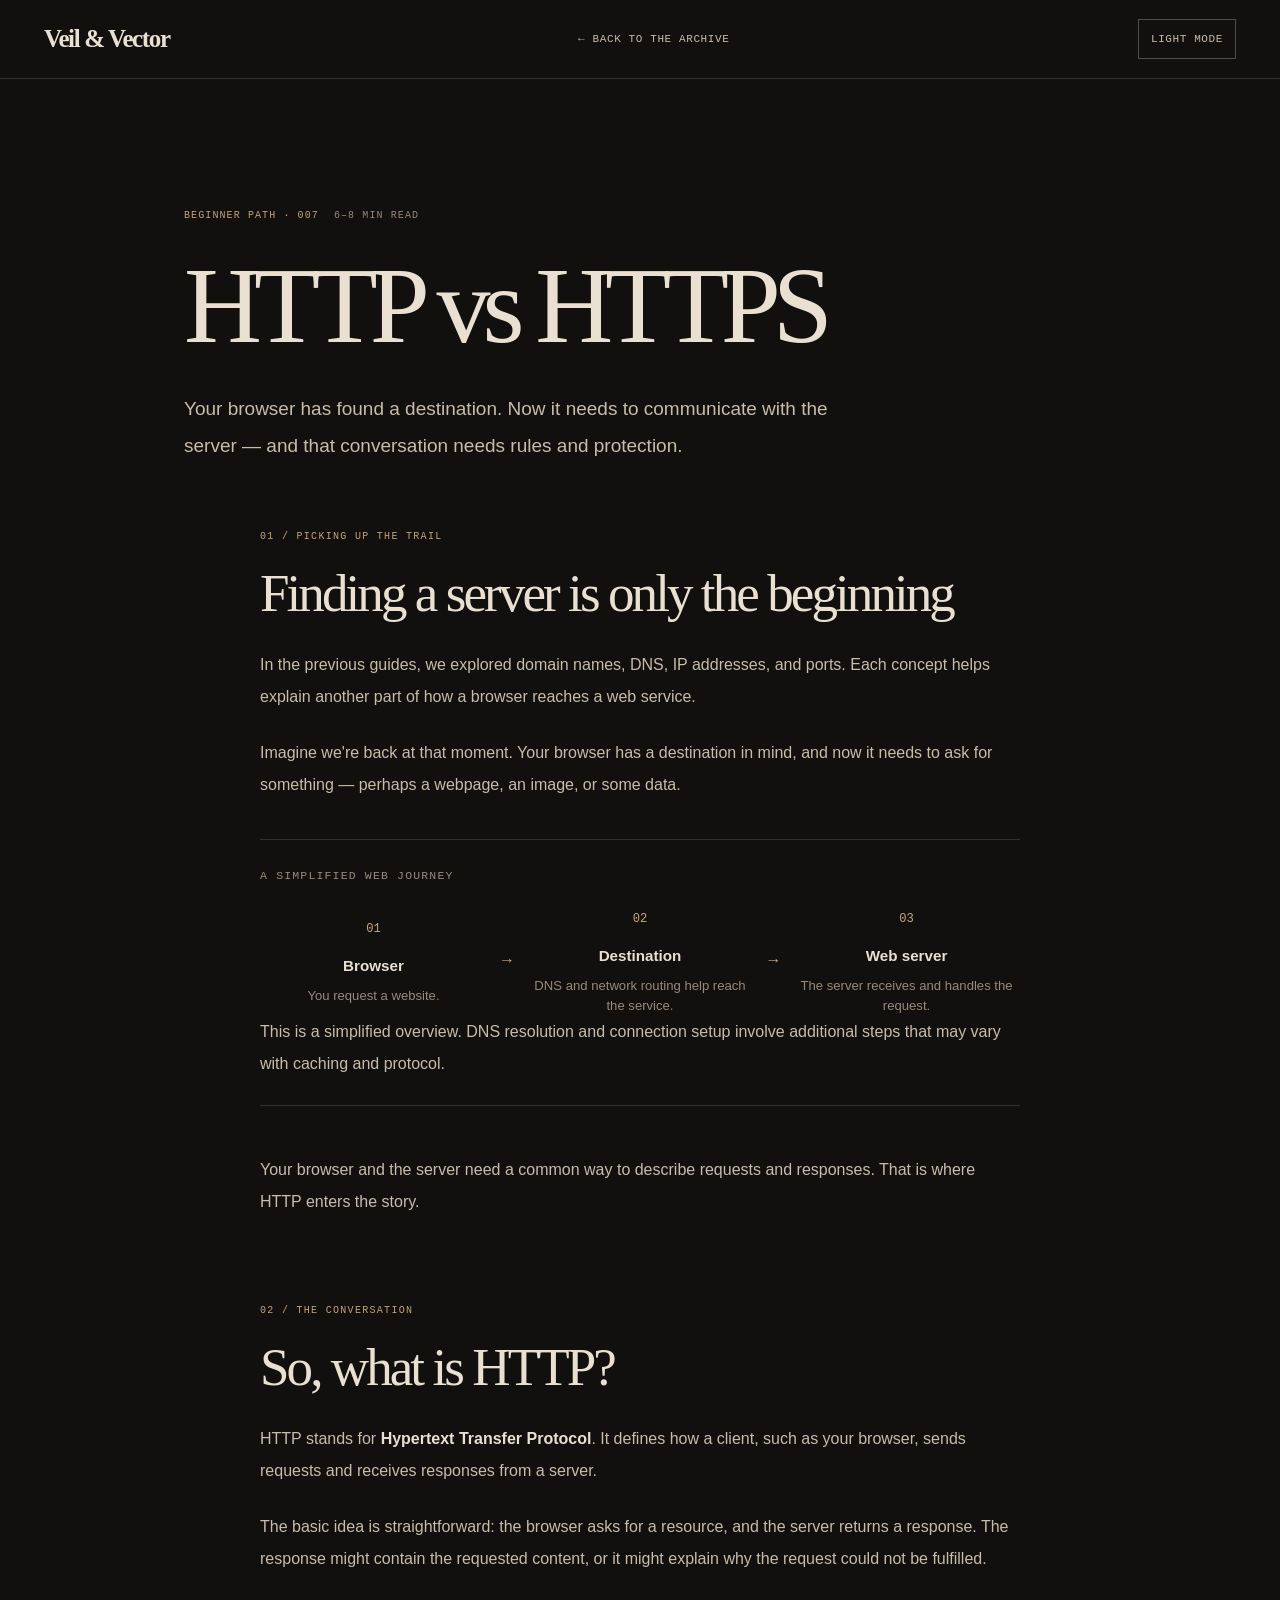
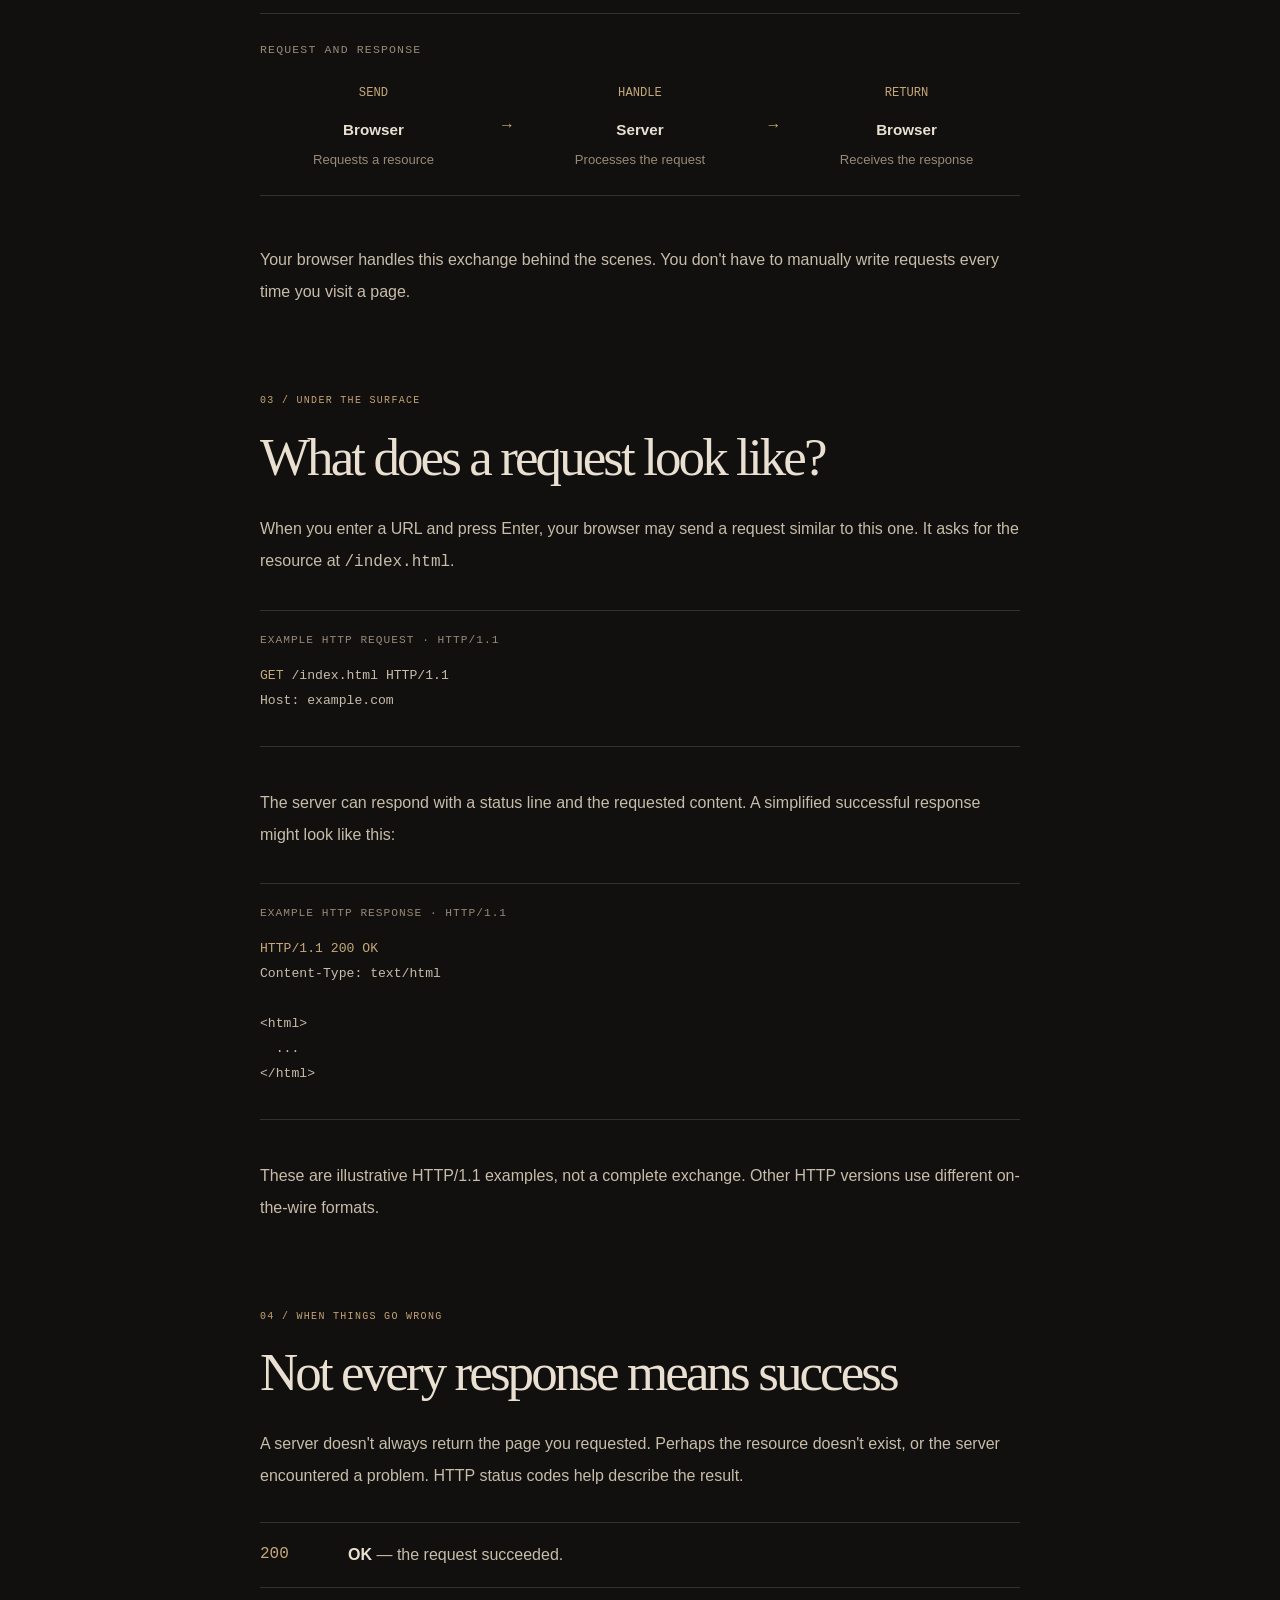
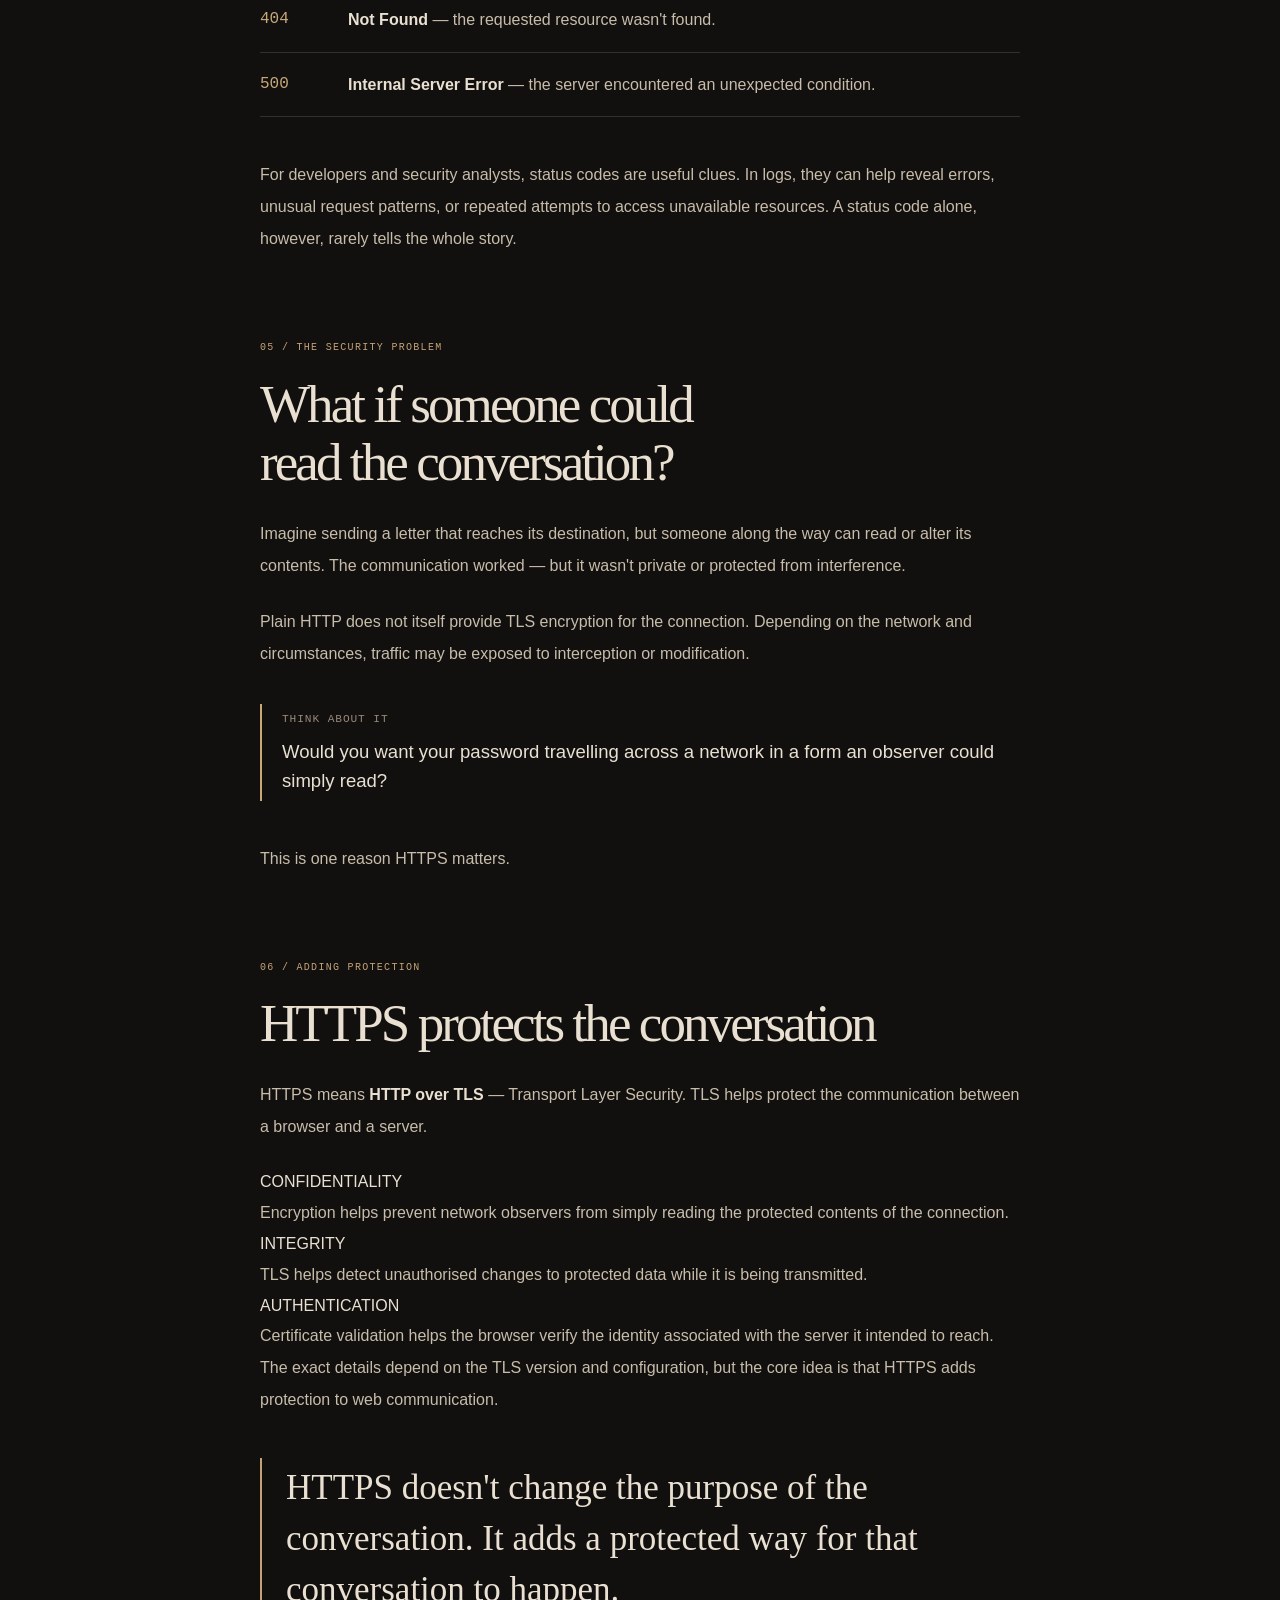
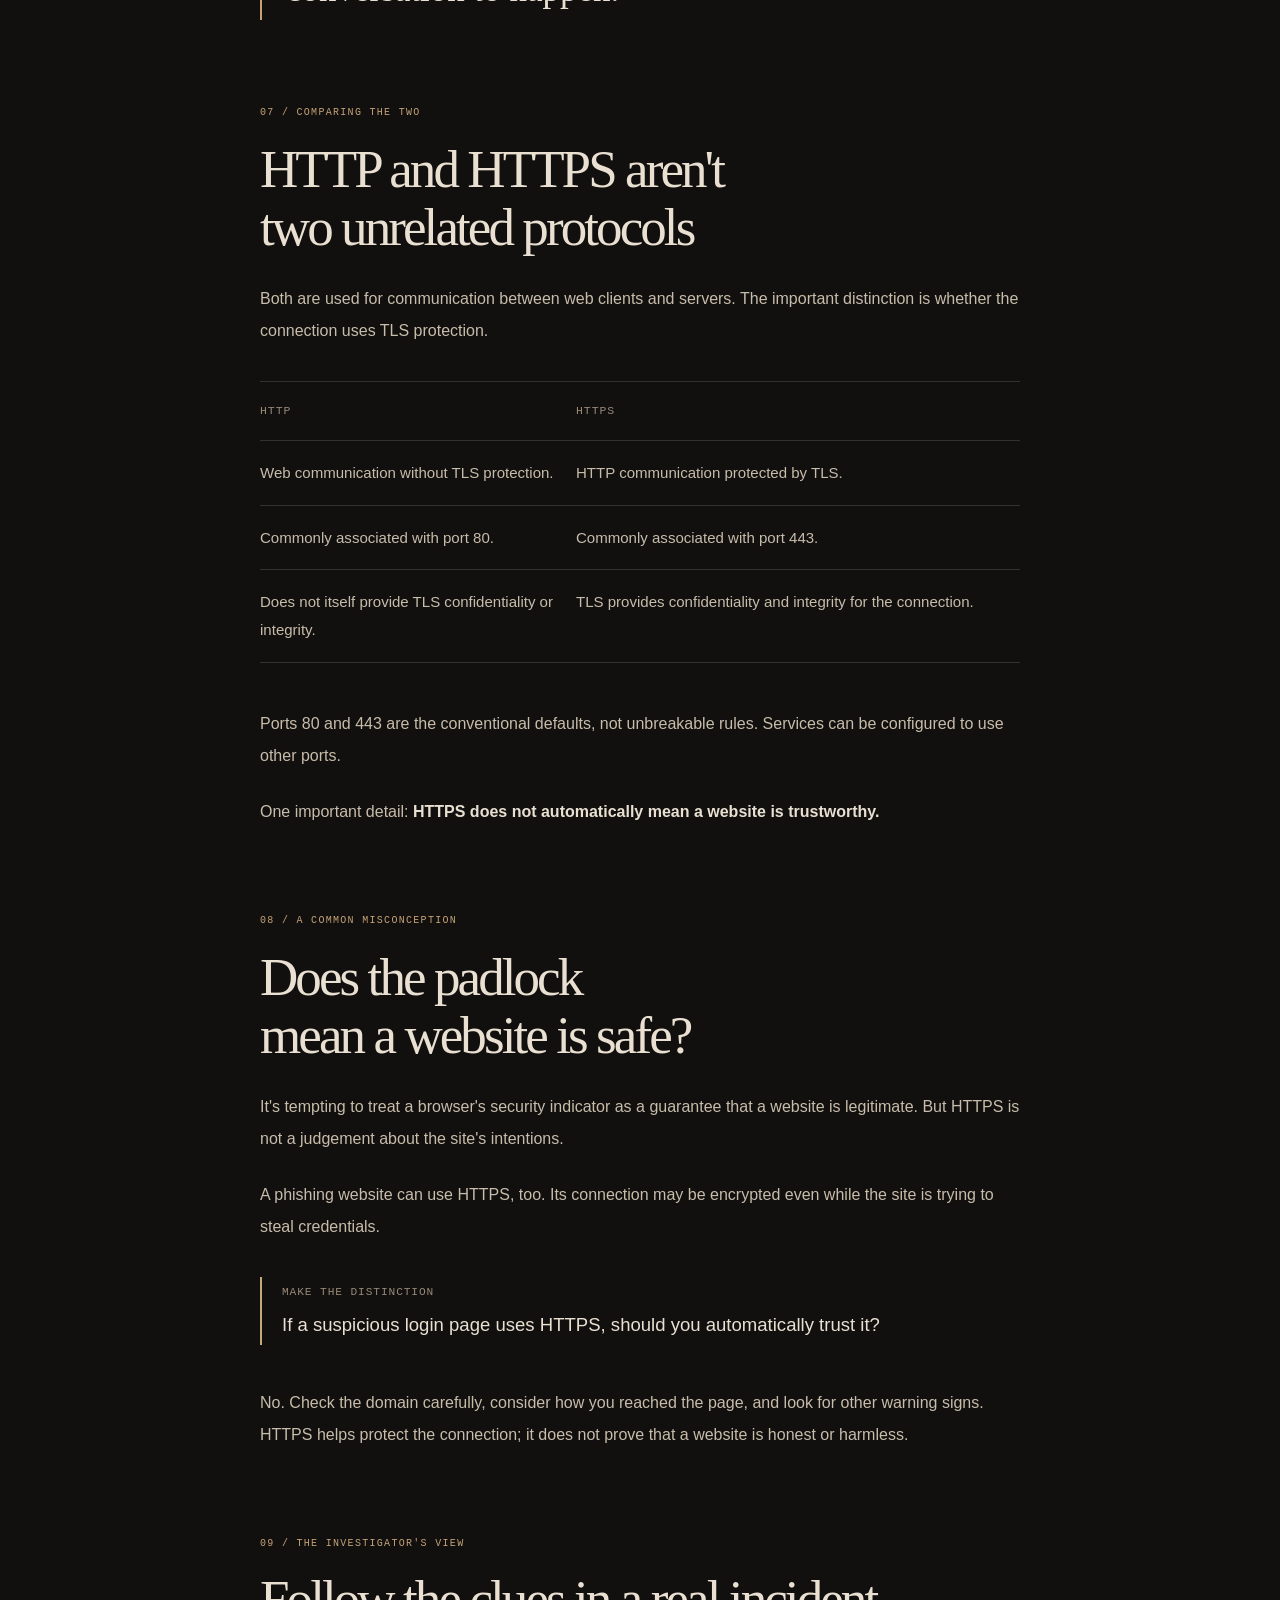
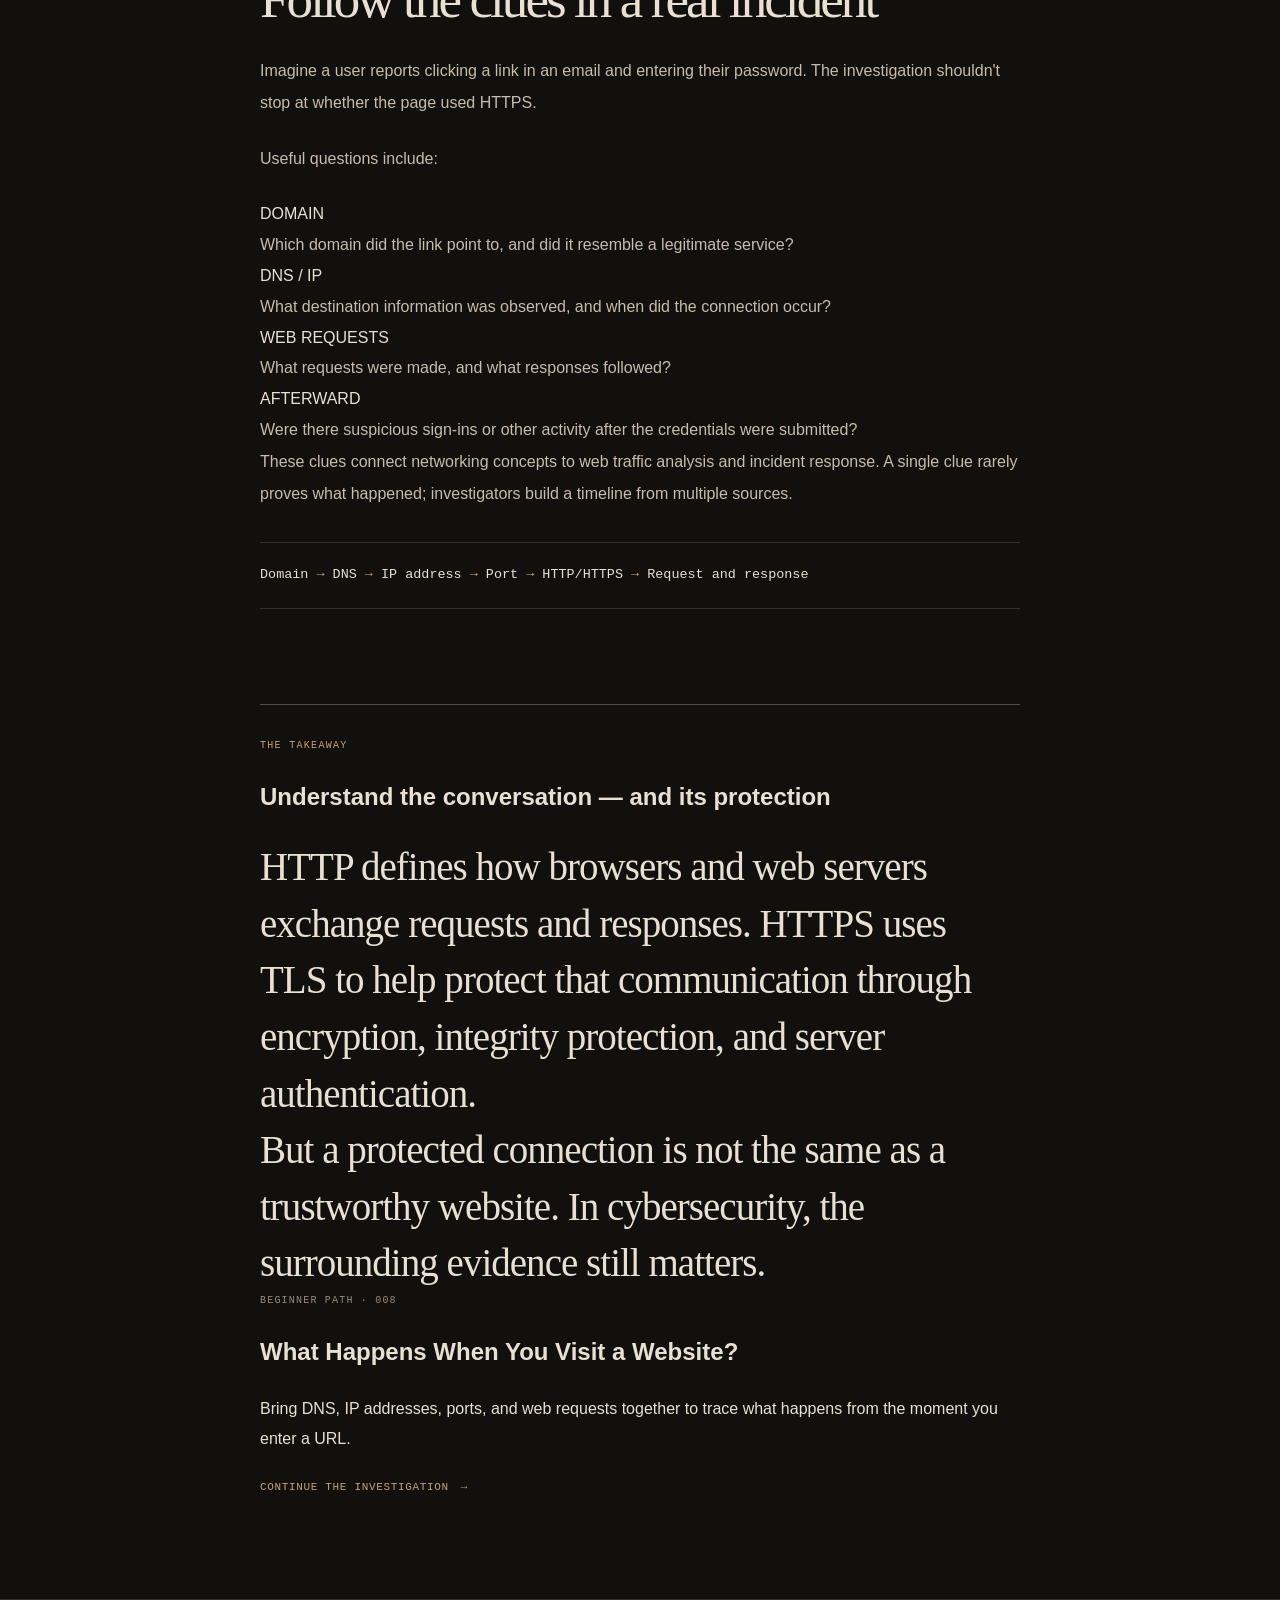
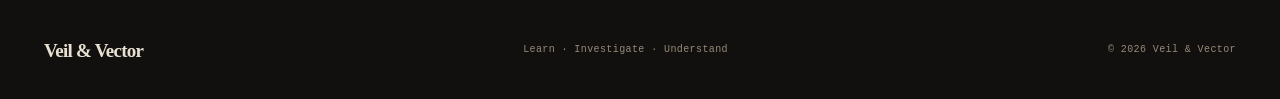
<file: articles/http-vs-https.html>
<!DOCTYPE html>
<html lang="en" data-theme="dark">
<head>
  <meta charset="UTF-8">
  <meta name="viewport" content="width=device-width, initial-scale=1.0">

  <title>HTTP vs HTTPS — Veil &amp; Vector</title>
  <meta name="description" content="Understand HTTP and HTTPS, how browsers communicate with web servers, what TLS protects, and why it matters in cybersecurity.">
  <meta name="theme-color" content="#11110f">

  <link rel="canonical" href="https://veilvector.github.io/articles/http-vs-https.html">
  <link rel="stylesheet" href="../article.css">

  <style>
    :root {
      --web-accent: #c6a879;
      --web-line: var(--border, rgba(225, 220, 205, 0.16));
      --web-muted: var(--muted, #aaa69a);
    }

    .editorial-visual {
      margin: 38px 0 48px;
      padding: 25px 0;
      border-top: 1px solid var(--web-line);
      border-bottom: 1px solid var(--web-line);
    }

    .visual-label {
      margin-bottom: 22px;
      color: var(--web-muted);
      font-family: "DM Mono", monospace;
      font-size: 0.72rem;
      letter-spacing: 0.1em;
      text-transform: uppercase;
    }

    .journey-flow {
      display: grid;
      grid-template-columns: minmax(0, 1fr) auto minmax(0, 1fr) auto minmax(0, 1fr);
      align-items: center;
      gap: 15px;
    }

    .journey-node {
      min-width: 0;
      text-align: center;
    }

    .journey-number {
      display: block;
      margin-bottom: 11px;
      color: var(--web-accent);
      font-family: "DM Mono", monospace;
      font-size: 0.76rem;
    }

    .journey-node strong {
      display: block;
      margin-bottom: 6px;
      font-family: "Space Grotesk", sans-serif;
      font-size: 0.95rem;
    }

    .journey-node p {
      margin: 0;
      color: var(--web-muted);
      font-size: 0.82rem;
      line-height: 1.55;
    }

    .journey-arrow {
      color: var(--web-accent);
      font-family: "DM Mono", monospace;
    }

    .visual-caption {
      margin: 23px 0 0;
      color: var(--web-muted);
      font-size: 0.85rem;
    }

    .request-example {
      margin: 32px 0 40px;
      padding: 19px 0;
      border-top: 1px solid var(--web-line);
      border-bottom: 1px solid var(--web-line);
    }

    .example-label {
      margin-bottom: 12px;
      color: var(--web-muted);
      font-family: "DM Mono", monospace;
      font-size: 0.7rem;
      letter-spacing: 0.09em;
      text-transform: uppercase;
    }

    .request-example pre {
      overflow-x: auto;
      color: var(--body);
      font-family: "DM Mono", monospace;
      font-size: 0.82rem;
      line-height: 1.9;
      white-space: pre;
    }

    .request-example code {
      font-family: inherit;
    }

    .code-accent {
      color: var(--web-accent);
    }

    .comparison {
      margin: 34px 0 45px;
      border-top: 1px solid var(--web-line);
    }

    .comparison-row {
      display: grid;
      grid-template-columns: minmax(0, 0.8fr) minmax(0, 1.2fr);
      gap: 20px;
      padding: 18px 0;
      border-bottom: 1px solid var(--web-line);
    }

    .comparison-term {
      color: var(--text);
      font-family: "Space Grotesk", sans-serif;
      font-weight: 600;
    }

    .comparison-detail {
      color: var(--body);
      font-size: 0.94rem;
    }

    .comparison-heading {
      color: var(--web-muted);
      font-family: "DM Mono", monospace;
      font-size: 0.72rem;
      letter-spacing: 0.08em;
      text-transform: uppercase;
    }

    .status-list {
      margin: 30px 0 42px;
      border-top: 1px solid var(--web-line);
    }

    .status-row {
      display: grid;
      grid-template-columns: 70px minmax(0, 1fr);
      gap: 18px;
      padding: 17px 0;
      border-bottom: 1px solid var(--web-line);
    }

    .status-code {
      color: var(--web-accent);
      font-family: "DM Mono", monospace;
    }

    .status-description {
      color: var(--body);
    }

    .status-description strong {
      color: var(--text);
    }

    .question-prompt {
      margin: 34px 0 42px;
      padding: 5px 0 5px 20px;
      border-left: 2px solid var(--web-accent);
    }

    .question-prompt span {
      display: block;
      margin-bottom: 8px;
      color: var(--web-muted);
      font-family: "DM Mono", monospace;
      font-size: 0.7rem;
      letter-spacing: 0.08em;
      text-transform: uppercase;
    }

    .question-prompt p {
      margin: 0;
      color: var(--text);
      font-family: "Space Grotesk", sans-serif;
      font-size: 1.16rem;
      line-height: 1.55;
    }

    .security-chain {
      margin: 32px 0 40px;
      padding: 19px 0;
      border-top: 1px solid var(--web-line);
      border-bottom: 1px solid var(--web-line);
      color: var(--text);
      font-family: "DM Mono", monospace;
      font-size: 0.84rem;
      line-height: 2;
      overflow-wrap: anywhere;
    }

    .security-chain span {
      color: var(--web-accent);
    }

    @media (max-width: 640px) {
      .editorial-visual {
        margin: 30px 0 38px;
      }

      .journey-flow {
        grid-template-columns: minmax(0, 1fr);
        gap: 15px;
      }

      .journey-node {
        display: grid;
        grid-template-columns: 35px minmax(0, 1fr);
        column-gap: 12px;
        text-align: left;
      }

      .journey-number {
        grid-row: 1 / span 2;
        margin: 2px 0 0;
      }

      .journey-node strong {
        margin-bottom: 3px;
      }

      .journey-node p {
        grid-column: 2;
      }

      .journey-arrow {
        margin-left: 10px;
        transform: rotate(90deg);
        transform-origin: left center;
        height: 10px;
        width: 15px;
      }

      .comparison-row {
        grid-template-columns: minmax(0, 0.75fr) minmax(0, 1.25fr);
        gap: 12px;
      }

      .comparison-detail {
        font-size: 0.87rem;
      }

      .status-row {
        grid-template-columns: 55px minmax(0, 1fr);
        gap: 12px;
      }
    }
  </style>
</head>

<body>
  <nav class="site-header">
    <div class="nav-inner">
      <a href="../index.html" class="brand">Veil <span>&amp;</span> Vector</a>
      <a href="../index.html" class="back-link">← Back to the archive</a>
      <button class="theme-toggle" id="theme-toggle" type="button" aria-label="Switch colour theme">☼</button>
    </div>
  </nav>

  <div class="progress-track" aria-hidden="true">
    <div class="progress" id="progress"></div>
  </div>

  <header class="article-header">
    <div class="article-meta">
      <span class="category">BEGINNER PATH · 007</span>
      <span>6–8 MIN READ</span>
    </div>

    <h1>HTTP vs HTTPS</h1>

    <p class="article-intro">
      Your browser has found a destination. Now it needs to communicate
      with the server — and that conversation needs rules and protection.
    </p>
  </header>

  <main>
    <article>
      <section class="story-section reveal">
        <div class="section-index">01 / Picking up the trail</div>
        <h2>Finding a server is only the beginning</h2>

        <p>
          In the previous guides, we explored domain names, DNS, IP addresses,
          and ports. Each concept helps explain another part of how a browser
          reaches a web service.
        </p>

        <p>
          Imagine we're back at that moment. Your browser has a destination
          in mind, and now it needs to ask for something — perhaps a webpage,
          an image, or some data.
        </p>

        <div class="editorial-visual">
          <div class="visual-label">A simplified web journey</div>

          <div class="journey-flow">
            <div class="journey-node">
              <span class="journey-number">01</span>
              <strong>Browser</strong>
              <p>You request a website.</p>
            </div>

            <div class="journey-arrow" aria-hidden="true">→</div>

            <div class="journey-node">
              <span class="journey-number">02</span>
              <strong>Destination</strong>
              <p>DNS and network routing help reach the service.</p>
            </div>

            <div class="journey-arrow" aria-hidden="true">→</div>

            <div class="journey-node">
              <span class="journey-number">03</span>
              <strong>Web server</strong>
              <p>The server receives and handles the request.</p>
            </div>
          </div>

          <p class="visual-caption">
            This is a simplified overview. DNS resolution and connection setup
            involve additional steps that may vary with caching and protocol.
          </p>
        </div>

        <p>
          Your browser and the server need a common way to describe requests
          and responses. That is where HTTP enters the story.
        </p>
      </section>

      <section class="story-section reveal">
        <div class="section-index">02 / The conversation</div>
        <h2>So, what is HTTP?</h2>

        <p>
          HTTP stands for <strong>Hypertext Transfer Protocol</strong>.
          It defines how a client, such as your browser, sends requests and
          receives responses from a server.
        </p>

        <p>
          The basic idea is straightforward: the browser asks for a resource,
          and the server returns a response. The response might contain the
          requested content, or it might explain why the request could not
          be fulfilled.
        </p>

        <div class="editorial-visual">
          <div class="visual-label">Request and response</div>

          <div class="journey-flow">
            <div class="journey-node">
              <span class="journey-number">SEND</span>
              <strong>Browser</strong>
              <p>Requests a resource</p>
            </div>

            <div class="journey-arrow" aria-hidden="true">→</div>

            <div class="journey-node">
              <span class="journey-number">HANDLE</span>
              <strong>Server</strong>
              <p>Processes the request</p>
            </div>

            <div class="journey-arrow" aria-hidden="true">→</div>

            <div class="journey-node">
              <span class="journey-number">RETURN</span>
              <strong>Browser</strong>
              <p>Receives the response</p>
            </div>
          </div>
        </div>

        <p>
          Your browser handles this exchange behind the scenes. You don't
          have to manually write requests every time you visit a page.
        </p>
      </section>

      <section class="story-section reveal">
        <div class="section-index">03 / Under the surface</div>
        <h2>What does a request look like?</h2>

        <p>
          When you enter a URL and press Enter, your browser may send a request
          similar to this one. It asks for the resource at <code>/index.html</code>.
        </p>

        <div class="request-example">
          <div class="example-label">Example HTTP request · HTTP/1.1</div>
          <pre><code><span class="code-accent">GET</span> /index.html HTTP/1.1
Host: example.com</code></pre>
        </div>

        <p>
          The server can respond with a status line and the requested content.
          A simplified successful response might look like this:
        </p>

        <div class="request-example">
          <div class="example-label">Example HTTP response · HTTP/1.1</div>
          <pre><code><span class="code-accent">HTTP/1.1 200 OK</span>
Content-Type: text/html

&lt;html&gt;
  ...
&lt;/html&gt;</code></pre>
        </div>

        <p>
          These are illustrative HTTP/1.1 examples, not a complete exchange.
          Other HTTP versions use different on-the-wire formats.
        </p>
      </section>

      <section class="story-section reveal">
        <div class="section-index">04 / When things go wrong</div>
        <h2>Not every response means success</h2>

        <p>
          A server doesn't always return the page you requested. Perhaps
          the resource doesn't exist, or the server encountered a problem.
          HTTP status codes help describe the result.
        </p>

        <div class="status-list">
          <div class="status-row">
            <div class="status-code">200</div>
            <div class="status-description">
              <strong>OK</strong> — the request succeeded.
            </div>
          </div>

          <div class="status-row">
            <div class="status-code">404</div>
            <div class="status-description">
              <strong>Not Found</strong> — the requested resource wasn't found.
            </div>
          </div>

          <div class="status-row">
            <div class="status-code">500</div>
            <div class="status-description">
              <strong>Internal Server Error</strong> — the server encountered
              an unexpected condition.
            </div>
          </div>
        </div>

        <p>
          For developers and security analysts, status codes are useful clues.
          In logs, they can help reveal errors, unusual request patterns,
          or repeated attempts to access unavailable resources. A status code
          alone, however, rarely tells the whole story.
        </p>
      </section>

      <section class="story-section reveal">
        <div class="section-index">05 / The security problem</div>
        <h2>What if someone could read the conversation?</h2>

        <p>
          Imagine sending a letter that reaches its destination, but someone
          along the way can read or alter its contents. The communication
          worked — but it wasn't private or protected from interference.
        </p>

        <p>
          Plain HTTP does not itself provide TLS encryption for the connection.
          Depending on the network and circumstances, traffic may be exposed
          to interception or modification.
        </p>

        <div class="question-prompt">
          <span>Think about it</span>
          <p>Would you want your password travelling across a network in a form an observer could simply read?</p>
        </div>

        <p>
          This is one reason HTTPS matters.
        </p>
      </section>

      <section class="story-section reveal">
        <div class="section-index">06 / Adding protection</div>
        <h2>HTTPS protects the conversation</h2>

        <p>
          HTTPS means <strong>HTTP over TLS</strong> — Transport Layer Security.
          TLS helps protect the communication between a browser and a server.
        </p>

        <div class="concept-list">
          <div class="concept-row">
            <div class="concept-name">CONFIDENTIALITY</div>
            <p>
              Encryption helps prevent network observers from simply reading
              the protected contents of the connection.
            </p>
          </div>

          <div class="concept-row">
            <div class="concept-name">INTEGRITY</div>
            <p>
              TLS helps detect unauthorised changes to protected data while
              it is being transmitted.
            </p>
          </div>

          <div class="concept-row">
            <div class="concept-name">AUTHENTICATION</div>
            <p>
              Certificate validation helps the browser verify the identity
              associated with the server it intended to reach.
            </p>
          </div>
        </div>

        <p>
          The exact details depend on the TLS version and configuration,
          but the core idea is that HTTPS adds protection to web communication.
        </p>

        <blockquote>
          HTTPS doesn't change the purpose of the conversation. It adds
          a protected way for that conversation to happen.
        </blockquote>
      </section>

      <section class="story-section reveal">
        <div class="section-index">07 / Comparing the two</div>
        <h2>HTTP and HTTPS aren't two unrelated protocols</h2>

        <p>
          Both are used for communication between web clients and servers.
          The important distinction is whether the connection uses TLS
          protection.
        </p>

        <div class="comparison">
          <div class="comparison-row">
            <div class="comparison-heading">HTTP</div>
            <div class="comparison-heading">HTTPS</div>
          </div>

          <div class="comparison-row">
            <div class="comparison-detail">Web communication without TLS protection.</div>
            <div class="comparison-detail">HTTP communication protected by TLS.</div>
          </div>

          <div class="comparison-row">
            <div class="comparison-detail">Commonly associated with port 80.</div>
            <div class="comparison-detail">Commonly associated with port 443.</div>
          </div>

          <div class="comparison-row">
            <div class="comparison-detail">Does not itself provide TLS confidentiality or integrity.</div>
            <div class="comparison-detail">TLS provides confidentiality and integrity for the connection.</div>
          </div>
        </div>

        <p>
          Ports 80 and 443 are the conventional defaults, not unbreakable rules.
          Services can be configured to use other ports.
        </p>

        <p>
          One important detail: <strong>HTTPS does not automatically mean a
          website is trustworthy.</strong>
        </p>
      </section>

      <section class="story-section reveal">
        <div class="section-index">08 / A common misconception</div>
        <h2>Does the padlock mean a website is safe?</h2>

        <p>
          It's tempting to treat a browser's security indicator as a guarantee
          that a website is legitimate. But HTTPS is not a judgement about
          the site's intentions.
        </p>

        <p>
          A phishing website can use HTTPS, too. Its connection may be encrypted
          even while the site is trying to steal credentials.
        </p>

        <div class="question-prompt">
          <span>Make the distinction</span>
          <p>If a suspicious login page uses HTTPS, should you automatically trust it?</p>
        </div>

        <p>
          No. Check the domain carefully, consider how you reached the page,
          and look for other warning signs. HTTPS helps protect the connection;
          it does not prove that a website is honest or harmless.
        </p>
      </section>

      <section class="story-section reveal">
        <div class="section-index">09 / The investigator's view</div>
        <h2>Follow the clues in a real incident</h2>

        <p>
          Imagine a user reports clicking a link in an email and entering
          their password. The investigation shouldn't stop at whether the
          page used HTTPS.
        </p>

        <p>Useful questions include:</p>

        <div class="concept-list">
          <div class="concept-row">
            <div class="concept-name">DOMAIN</div>
            <p>Which domain did the link point to, and did it resemble a legitimate service?</p>
          </div>

          <div class="concept-row">
            <div class="concept-name">DNS / IP</div>
            <p>What destination information was observed, and when did the connection occur?</p>
          </div>

          <div class="concept-row">
            <div class="concept-name">WEB REQUESTS</div>
            <p>What requests were made, and what responses followed?</p>
          </div>

          <div class="concept-row">
            <div class="concept-name">AFTERWARD</div>
            <p>Were there suspicious sign-ins or other activity after the credentials were submitted?</p>
          </div>
        </div>

        <p>
          These clues connect networking concepts to web traffic analysis
          and incident response. A single clue rarely proves what happened;
          investigators build a timeline from multiple sources.
        </p>

        <div class="security-chain">
          Domain <span>→</span> DNS <span>→</span> IP address
          <span>→</span> Port <span>→</span> HTTP/HTTPS
          <span>→</span> Request and response
        </div>
      </section>

      <section class="takeaway reveal">
        <div class="section-index">The takeaway</div>
        <h2>Understand the conversation — and its protection</h2>

        <p>
          HTTP defines how browsers and web servers exchange requests and
          responses. HTTPS uses TLS to help protect that communication through
          encryption, integrity protection, and server authentication.
        </p>

        <p>
          But a protected connection is not the same as a trustworthy website.
          In cybersecurity, the surrounding evidence still matters.
        </p>
      </section>
    </article>

    <section class="next-article reveal">
      <div class="next-label">Beginner Path · 008</div>
      <h2>What Happens When You Visit a Website?</h2>
      <p>
        Bring DNS, IP addresses, ports, and web requests together to trace
        what happens from the moment you enter a URL.
      </p>
      <a class="next-link" href="what-happens-when-you-visit-a-website.html">
        Continue the investigation <span aria-hidden="true">→</span>
      </a>
    </section>
  </main>

  <footer class="site-footer">
    <div class="footer-inner">
      <a href="../index.html" class="footer-brand">Veil &amp; Vector</a>
      <p>Learn · Investigate · Understand</p>
      <p>© 2026 Veil &amp; Vector</p>
    </div>
  </footer>

  <script src="../article.js"></script>
</body>
</html>
</file>
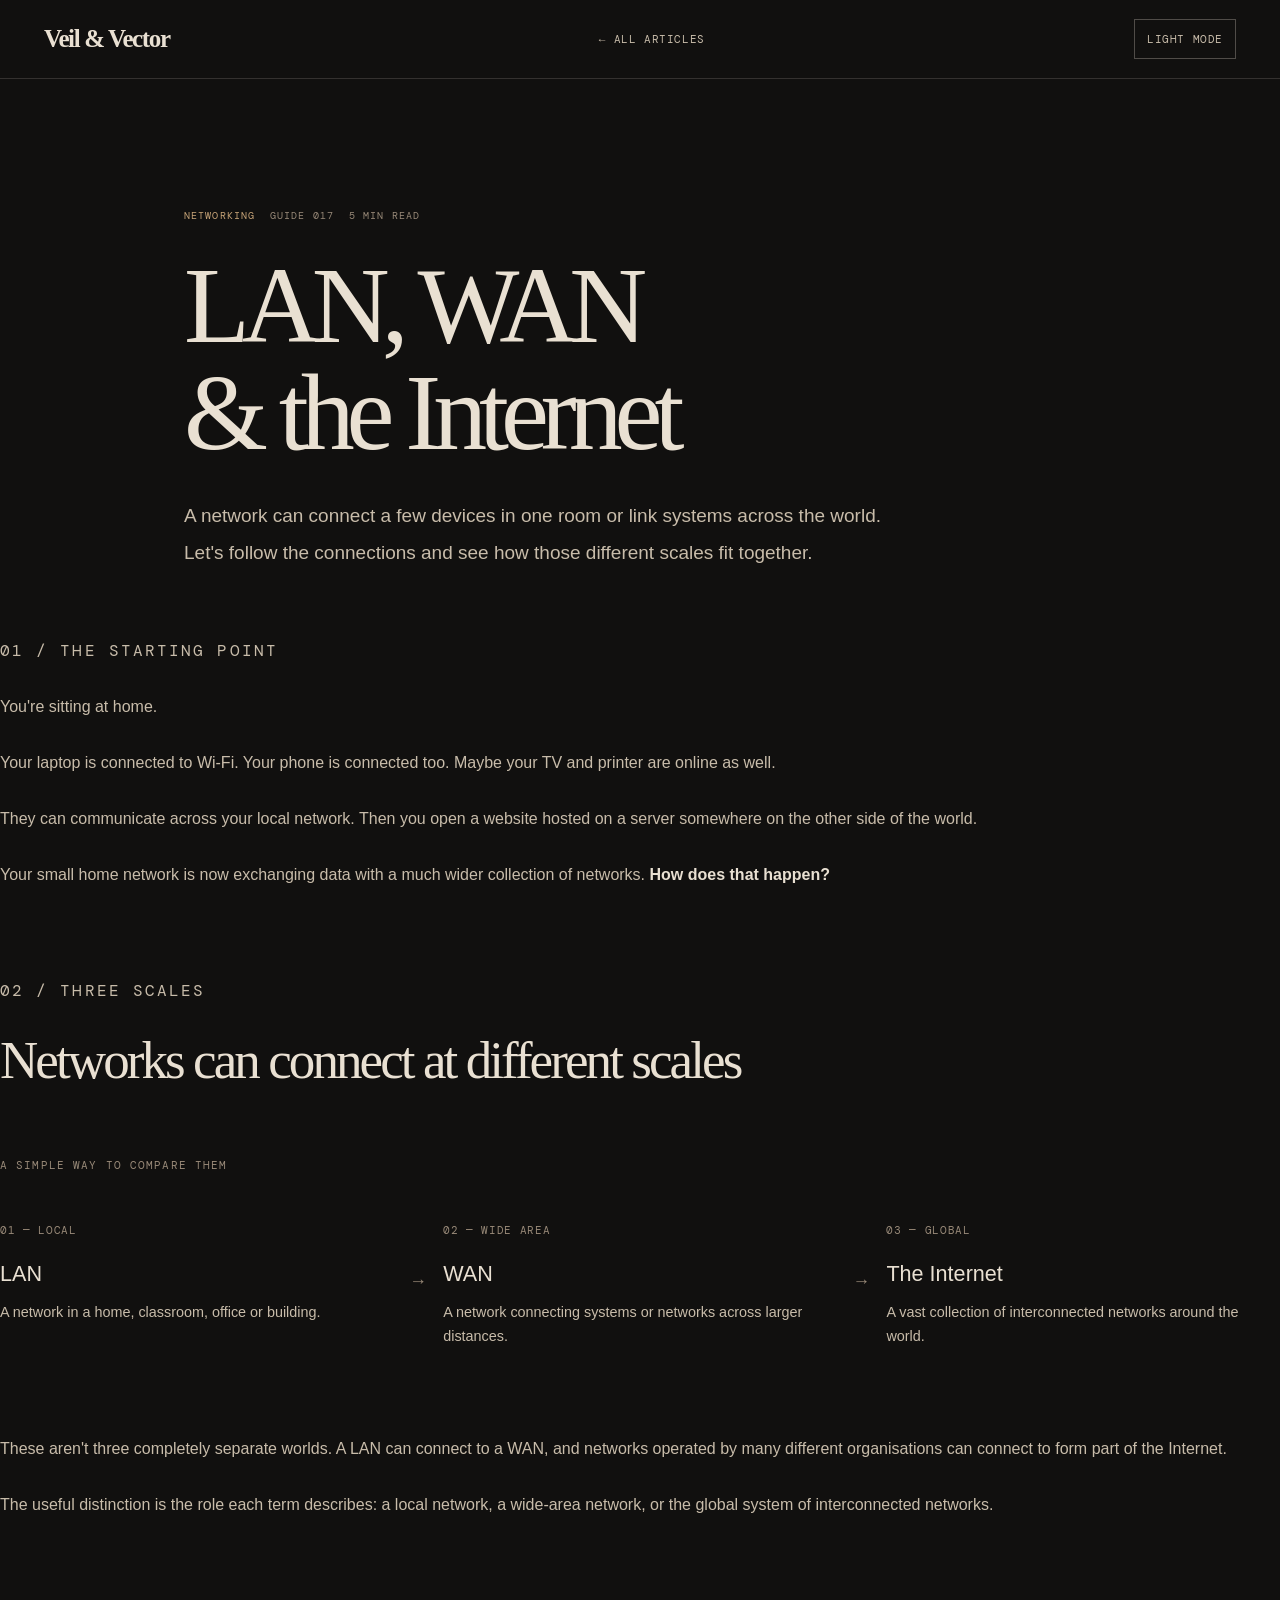
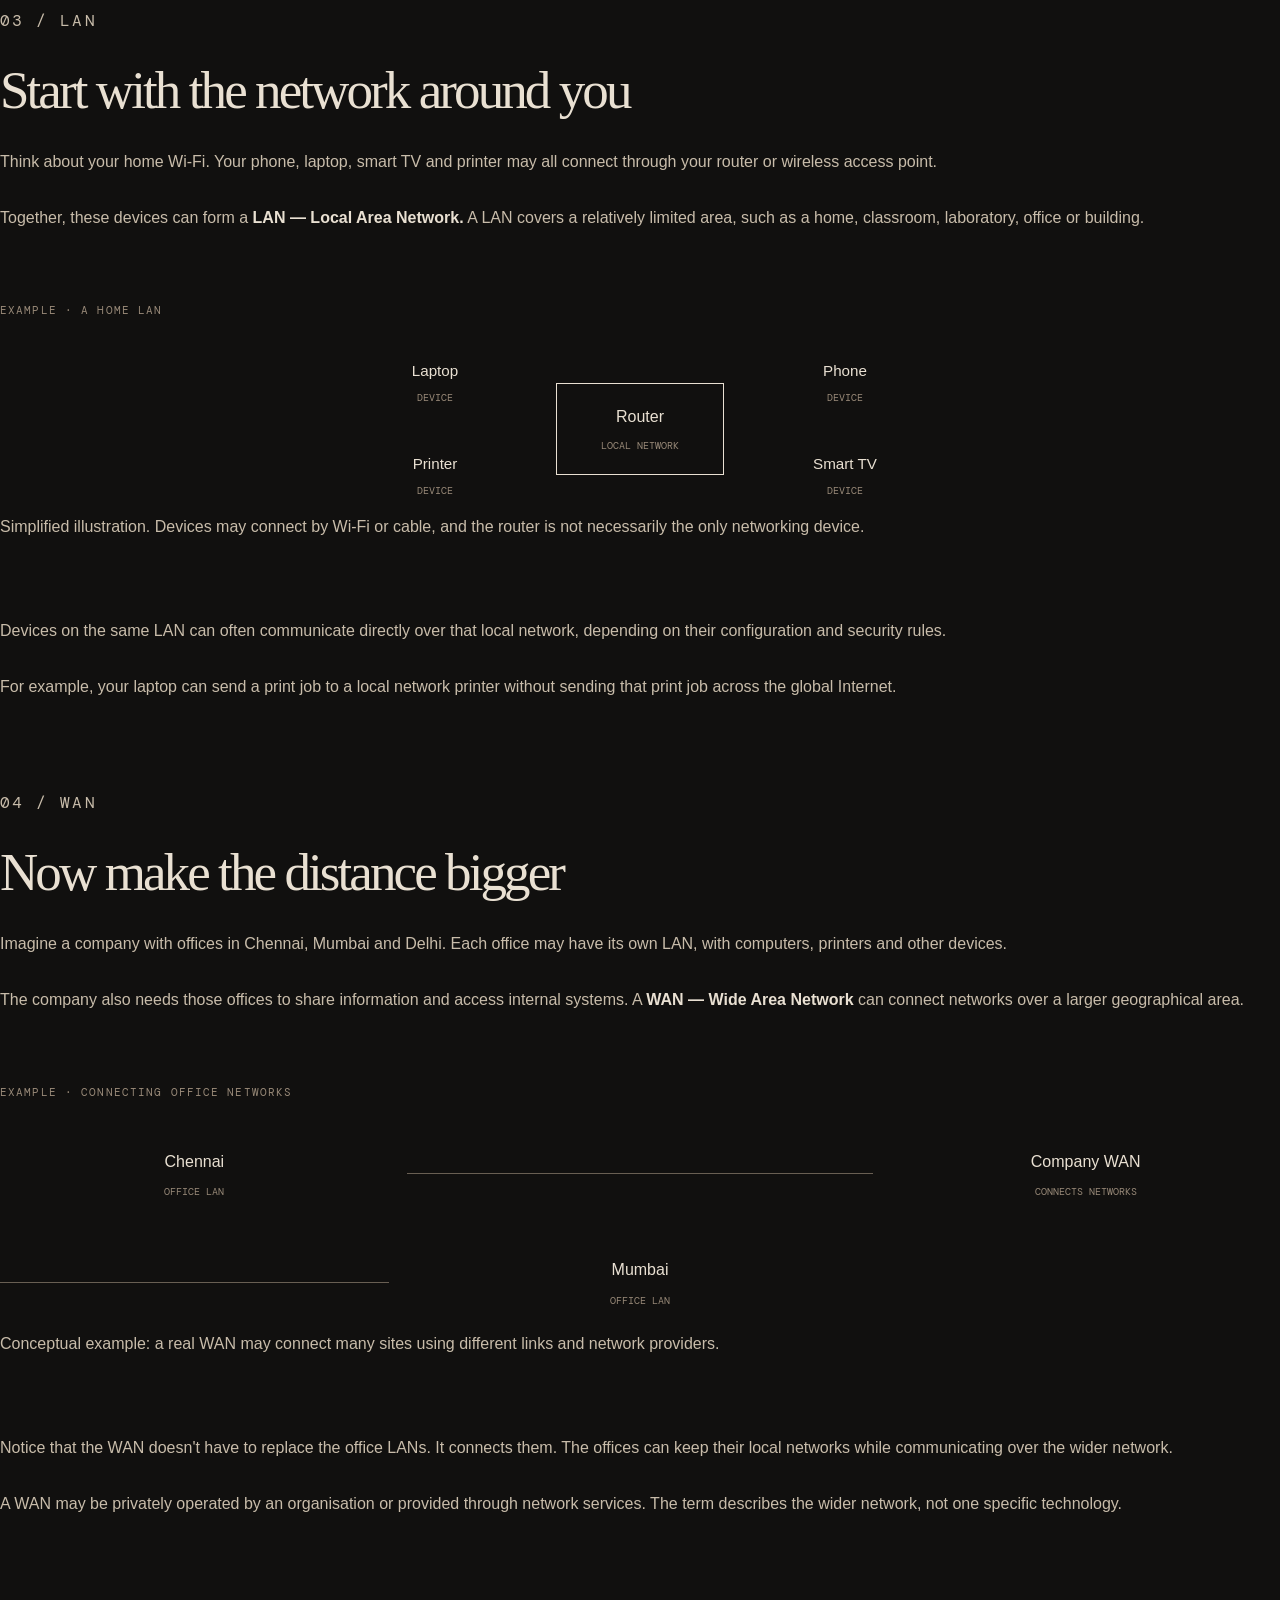
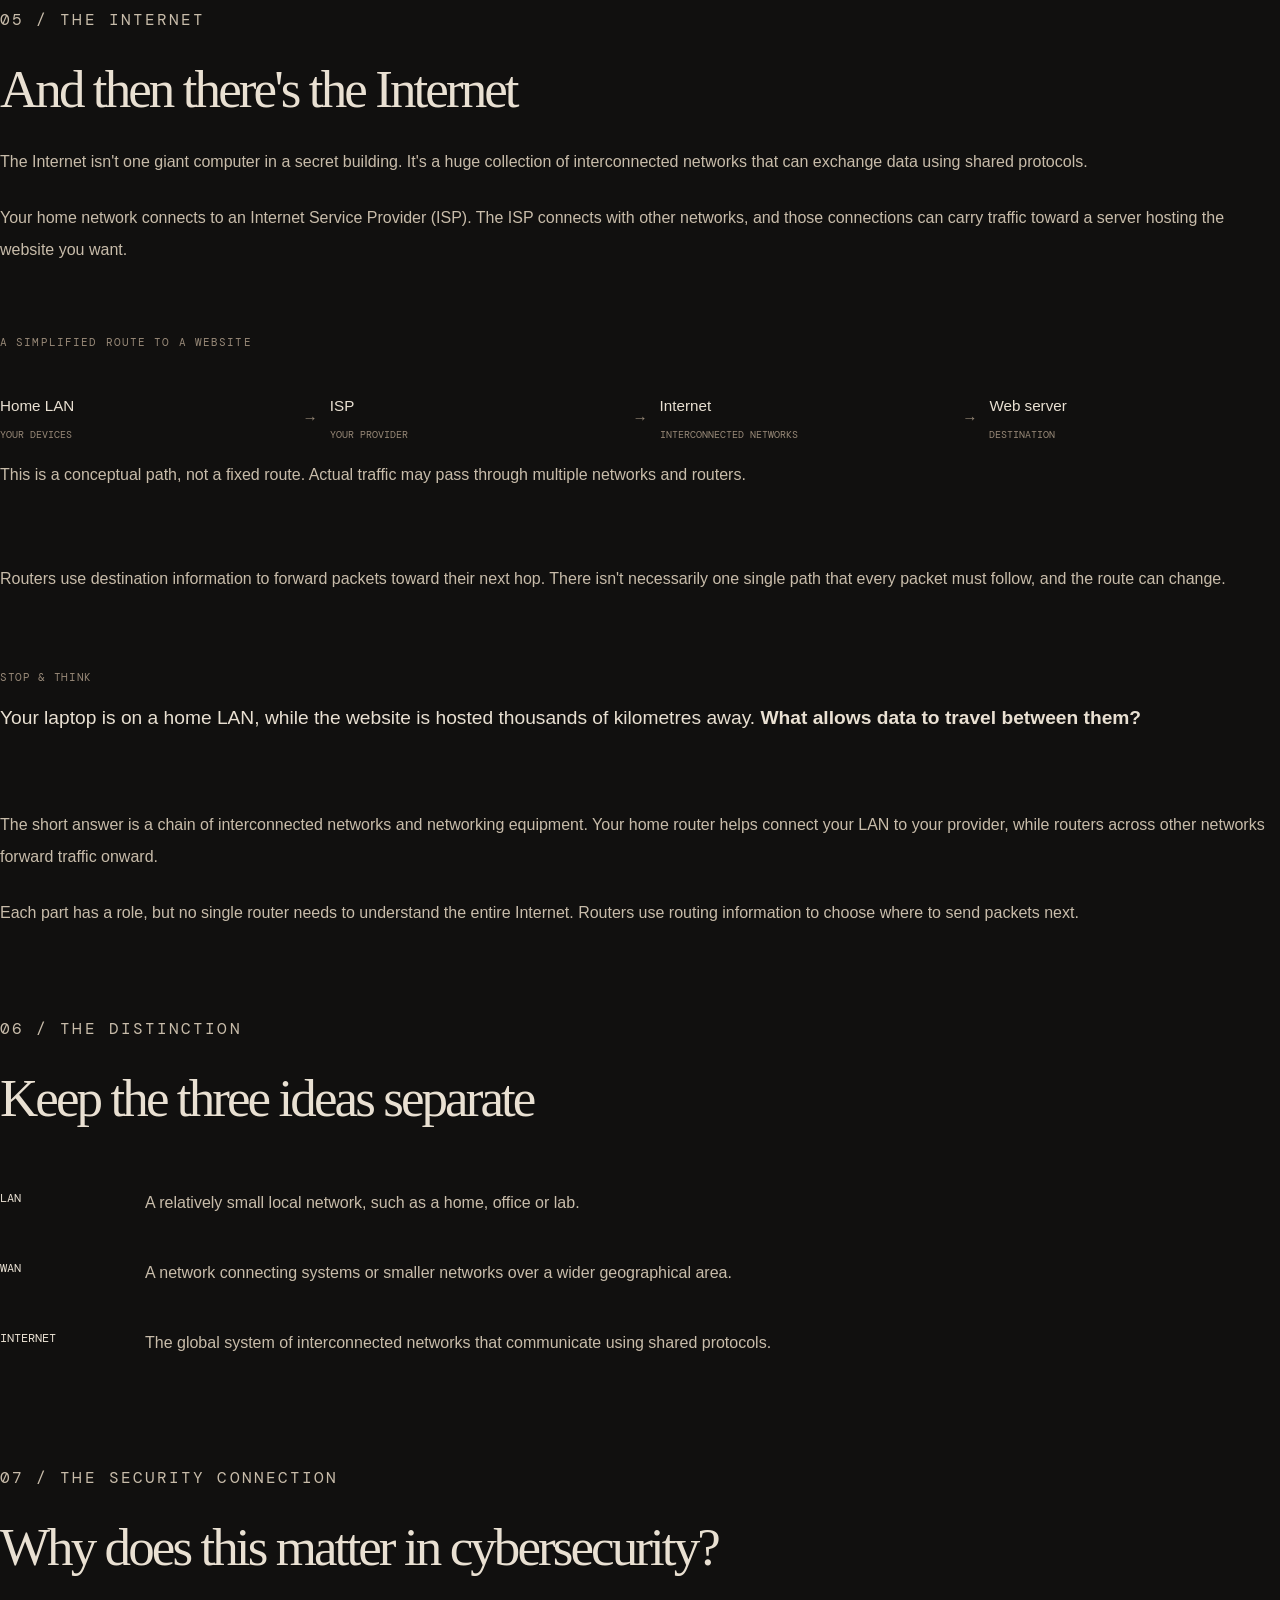
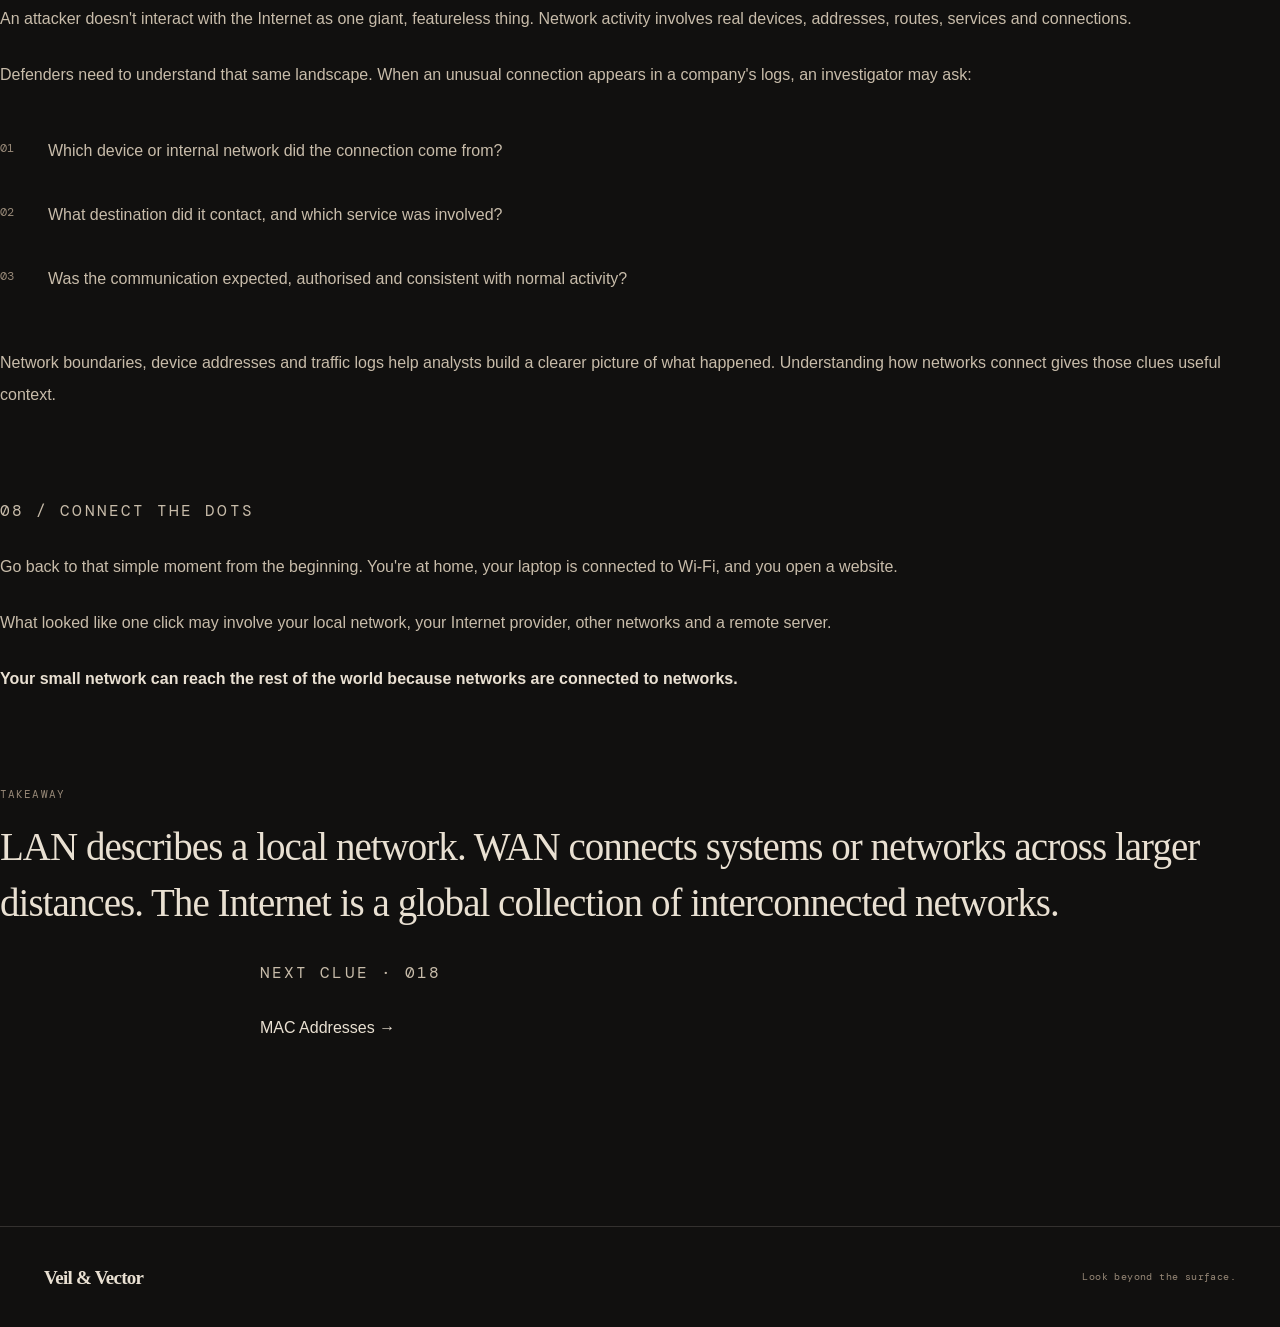
<file: articles/lan-wan-internet.html>
<!DOCTYPE html>
<html lang="en" data-theme="dark">
<head>
  <meta charset="UTF-8">
  <meta name="viewport" content="width=device-width, initial-scale=1.0">

  <title>LAN, WAN & the Internet — Guide 017 | Veil & Vector</title>
  <meta name="description" content="Understand LAN, WAN and the Internet through a simple story about how networks connect and grow.">
  <link rel="canonical" href="https://veilvector.github.io/articles/lan-wan-internet.html">

  <link rel="preconnect" href="https://fonts.googleapis.com">
  <link rel="preconnect" href="https://fonts.gstatic.com" crossorigin>
  <link href="https://fonts.googleapis.com/css2?family=DM+Mono:wght@400;500&family=Space+Grotesk:wght@400;500;600;700&display=swap" rel="stylesheet">

  <link rel="stylesheet" href="../article.css">

  <style>
    .editorial-visual {
      margin: 42px 0 48px;
      padding: 24px 0;
      border-top: 1px solid var(--border);
      border-bottom: 1px solid var(--border);
    }

    .visual-label {
      margin-bottom: 26px;
      font-family: "DM Mono", monospace;
      font-size: .7rem;
      letter-spacing: .1em;
      text-transform: uppercase;
      color: var(--muted);
    }

    .scale-flow {
      display: grid;
      grid-template-columns: minmax(0, 1fr) auto minmax(0, 1fr) auto minmax(0, 1fr);
      align-items: stretch;
      gap: 16px;
    }

    .scale-step {
      padding: 12px 0;
      border-top: 2px solid var(--border);
    }

    .scale-step:nth-of-type(1) {
      border-color: var(--text);
    }

    .scale-step:nth-of-type(2) {
      border-color: var(--muted);
    }

    .scale-step:nth-of-type(3) {
      border-color: var(--text);
    }

    .step-code,
    .visual-kicker {
      font-family: "DM Mono", monospace;
      font-size: .68rem;
      letter-spacing: .06em;
      color: var(--muted);
    }

    .scale-step h3 {
      margin: 10px 0 8px;
      font-size: 1.35rem;
      font-weight: 500;
    }

    .scale-step p {
      margin: 0;
      font-size: .9rem;
      line-height: 1.65;
    }

    .scale-arrow {
      align-self: center;
      color: var(--muted);
      font-size: 1.1rem;
    }

    .device-network {
      display: grid;
      grid-template-columns: minmax(0, 1fr) minmax(130px, .8fr) minmax(0, 1fr);
      grid-template-rows: auto auto;
      align-items: center;
      gap: 22px 16px;
      max-width: 620px;
      margin: 0 auto;
    }

    .device {
      padding: 10px 0;
      text-align: center;
      border-bottom: 1px solid var(--border);
    }

    .device-name {
      display: block;
      font-size: .95rem;
      color: var(--text);
    }

    .device-type {
      display: block;
      margin-top: 4px;
      font-family: "DM Mono", monospace;
      font-size: .63rem;
      color: var(--muted);
    }

    .router-node {
      grid-column: 2;
      grid-row: 1 / span 2;
      align-self: center;
      padding: 18px 12px;
      text-align: center;
      border: 1px solid var(--text);
    }

    .router-node strong {
      display: block;
      font-weight: 500;
    }

    .router-node small {
      display: block;
      margin-top: 6px;
      color: var(--muted);
      font-family: "DM Mono", monospace;
      font-size: .62rem;
    }

    .network-caption {
      margin-top: 24px;
      font-size: .84rem;
      color: var(--muted);
    }

    .wide-network {
      display: grid;
      grid-template-columns: minmax(0, 1fr) minmax(0, 1.2fr) minmax(0, 1fr);
      align-items: center;
      gap: 18px;
    }

    .city-node,
    .wan-node {
      padding: 18px 0;
      text-align: center;
      border-top: 1px solid var(--border);
      border-bottom: 1px solid var(--border);
    }

    .city-node strong,
    .wan-node strong {
      display: block;
      font-weight: 500;
    }

    .city-node small,
    .wan-node small {
      display: block;
      margin-top: 6px;
      font-family: "DM Mono", monospace;
      font-size: .65rem;
      color: var(--muted);
    }

    .wan-node {
      border-color: var(--text);
    }

    .network-link {
      height: 1px;
      background: var(--muted);
      opacity: .65;
    }

    .internet-route {
      display: grid;
      grid-template-columns: minmax(0, 1fr) auto minmax(0, 1fr) auto minmax(0, 1fr) auto minmax(0, 1fr);
      align-items: center;
      gap: 12px;
    }

    .route-node {
      min-width: 0;
      padding: 14px 0;
      border-bottom: 1px solid var(--border);
    }

    .route-node:nth-of-type(3) {
      border-color: var(--text);
    }

    .route-node strong {
      display: block;
      font-size: .95rem;
      font-weight: 500;
      overflow-wrap: anywhere;
    }

    .route-node small {
      display: block;
      margin-top: 6px;
      font-family: "DM Mono", monospace;
      font-size: .62rem;
      color: var(--muted);
    }

    .route-arrow {
      color: var(--muted);
      font-size: .95rem;
    }

    .comparison-list {
      margin: 40px 0;
      border-top: 1px solid var(--border);
    }

    .comparison-row {
      display: grid;
      grid-template-columns: 125px minmax(0, 1fr);
      gap: 20px;
      padding: 19px 0;
      border-bottom: 1px solid var(--border);
    }

    .comparison-term {
      font-family: "DM Mono", monospace;
      font-size: .75rem;
      color: var(--text);
    }

    .comparison-detail {
      margin: 0;
      font-size: .94rem;
    }

    .question-prompt {
      margin: 48px 0;
      padding: 24px 0;
      border-top: 1px solid var(--border);
      border-bottom: 1px solid var(--border);
    }

    .question-prompt .visual-kicker {
      margin-bottom: 12px;
    }

    .question-prompt p {
      margin: 0;
      font-size: 1.2rem;
      color: var(--text);
    }

    .investigation-list {
      margin: 28px 0 36px;
      border-top: 1px solid var(--border);
    }

    .investigation-row {
      display: grid;
      grid-template-columns: 34px minmax(0, 1fr);
      gap: 14px;
      padding: 16px 0;
      border-bottom: 1px solid var(--border);
    }

    .investigation-number {
      font-family: "DM Mono", monospace;
      font-size: .72rem;
      color: var(--muted);
      padding-top: 3px;
    }

    .investigation-row p {
      margin: 0;
    }

    .takeaway {
      margin-top: 64px;
      padding: 25px 0;
      border-top: 1px solid var(--border);
      border-bottom: 1px solid var(--border);
    }

    .takeaway-label {
      margin-bottom: 14px;
      font-family: "DM Mono", monospace;
      font-size: .7rem;
      letter-spacing: .1em;
      color: var(--muted);
    }

    .takeaway-main {
      font-size: 1.2rem;
      line-height: 1.7;
    }

    @media (max-width: 680px) {
      .scale-flow {
        grid-template-columns: minmax(0, 1fr);
        gap: 10px;
      }

      .scale-arrow {
        justify-self: start;
        transform: rotate(90deg);
        margin: 0 0 2px 12px;
      }

      .scale-step {
        padding: 12px 0 18px;
      }

      .device-network {
        grid-template-columns: minmax(0, 1fr) minmax(100px, .85fr);
        gap: 16px;
      }

      .router-node {
        grid-column: 2;
        grid-row: 1 / span 2;
      }

      .wide-network {
        grid-template-columns: minmax(0, 1fr);
        gap: 10px;
      }

      .network-link {
        width: 1px;
        height: 20px;
        justify-self: center;
      }

      .internet-route {
        grid-template-columns: minmax(0, 1fr);
        gap: 4px;
      }

      .route-node {
        padding: 12px 0;
      }

      .route-arrow {
        justify-self: start;
        transform: rotate(90deg);
        margin-left: 12px;
      }

      .comparison-row {
        grid-template-columns: minmax(0, 1fr);
        gap: 6px;
      }
    }

    @media (prefers-reduced-motion: reduce) {
      .reveal {
        opacity: 1;
        transform: none;
        transition: none;
      }

      html {
        scroll-behavior: auto;
      }
    }
  </style>
</head>

<body>
  <nav class="site-header">
    <div class="nav-inner">
      <a href="../index.html" class="brand">Veil <span>&</span> Vector</a>
      <a href="../index.html#articles" class="back-link">← All articles</a>
      <button class="theme-toggle" id="theme-toggle" type="button" aria-label="Switch theme">☼</button>
    </div>
  </nav>

  <div class="progress-track" aria-hidden="true">
    <div class="progress" id="progress"></div>
  </div>

  <header class="article-header">
    <div class="article-meta">
      <span class="category">NETWORKING</span>
      <span>GUIDE 017</span>
      <span>5 MIN READ</span>
    </div>

    <h1>LAN, WAN <span>& the Internet</span></h1>

    <p class="article-intro">
      A network can connect a few devices in one room or link systems
      across the world. Let's follow the connections and see how those
      different scales fit together.
    </p>
  </header>

  <main class="article-body">
    <section class="story-section reveal">
      <p class="section-index">01 / THE STARTING POINT</p>

      <p>You're sitting at home.</p>

      <p>
        Your laptop is connected to Wi-Fi. Your phone is connected too.
        Maybe your TV and printer are online as well.
      </p>

      <p>
        They can communicate across your local network. Then you open a
        website hosted on a server somewhere on the other side of the world.
      </p>

      <p>
        Your small home network is now exchanging data with a much wider
        collection of networks. <strong>How does that happen?</strong>
      </p>
    </section>

    <section class="story-section reveal">
      <p class="section-index">02 / THREE SCALES</p>

      <h2>Networks can connect at different scales</h2>

      <div class="editorial-visual">
        <div class="visual-label">A simple way to compare them</div>

        <div class="scale-flow">
          <div class="scale-step">
            <span class="step-code">01 — LOCAL</span>
            <h3>LAN</h3>
            <p>A network in a home, classroom, office or building.</p>
          </div>

          <div class="scale-arrow" aria-hidden="true">→</div>

          <div class="scale-step">
            <span class="step-code">02 — WIDE AREA</span>
            <h3>WAN</h3>
            <p>A network connecting systems or networks across larger distances.</p>
          </div>

          <div class="scale-arrow" aria-hidden="true">→</div>

          <div class="scale-step">
            <span class="step-code">03 — GLOBAL</span>
            <h3>The Internet</h3>
            <p>A vast collection of interconnected networks around the world.</p>
          </div>
        </div>
      </div>

      <p>
        These aren't three completely separate worlds. A LAN can connect
        to a WAN, and networks operated by many different organisations
        can connect to form part of the Internet.
      </p>

      <p>
        The useful distinction is the role each term describes: a local
        network, a wide-area network, or the global system of interconnected
        networks.
      </p>
    </section>

    <section class="story-section reveal">
      <p class="section-index">03 / LAN</p>

      <h2>Start with the network around you</h2>

      <p>
        Think about your home Wi-Fi. Your phone, laptop, smart TV and
        printer may all connect through your router or wireless access point.
      </p>

      <p>
        Together, these devices can form a <strong>LAN — Local Area Network.</strong>
        A LAN covers a relatively limited area, such as a home, classroom,
        laboratory, office or building.
      </p>

      <div class="editorial-visual">
        <div class="visual-label">Example · a home LAN</div>

        <div class="device-network">
          <div class="device">
            <span class="device-name">Laptop</span>
            <span class="device-type">DEVICE</span>
          </div>

          <div class="router-node">
            <strong>Router</strong>
            <small>LOCAL NETWORK</small>
          </div>

          <div class="device">
            <span class="device-name">Phone</span>
            <span class="device-type">DEVICE</span>
          </div>

          <div class="device">
            <span class="device-name">Printer</span>
            <span class="device-type">DEVICE</span>
          </div>

          <div class="device">
            <span class="device-name">Smart TV</span>
            <span class="device-type">DEVICE</span>
          </div>
        </div>

        <p class="network-caption">
          Simplified illustration. Devices may connect by Wi-Fi or cable,
          and the router is not necessarily the only networking device.
        </p>
      </div>

      <p>
        Devices on the same LAN can often communicate directly over that
        local network, depending on their configuration and security rules.
      </p>

      <p>
        For example, your laptop can send a print job to a local network
        printer without sending that print job across the global Internet.
      </p>
    </section>

    <section class="story-section reveal">
      <p class="section-index">04 / WAN</p>

      <h2>Now make the distance bigger</h2>

      <p>
        Imagine a company with offices in Chennai, Mumbai and Delhi.
        Each office may have its own LAN, with computers, printers and
        other devices.
      </p>

      <p>
        The company also needs those offices to share information and
        access internal systems. A <strong>WAN — Wide Area Network</strong>
        can connect networks over a larger geographical area.
      </p>

      <div class="editorial-visual">
        <div class="visual-label">Example · connecting office networks</div>

        <div class="wide-network">
          <div class="city-node">
            <strong>Chennai</strong>
            <small>OFFICE LAN</small>
          </div>

          <div class="network-link" aria-hidden="true"></div>

          <div class="wan-node">
            <strong>Company WAN</strong>
            <small>CONNECTS NETWORKS</small>
          </div>

          <div class="network-link" aria-hidden="true"></div>

          <div class="city-node">
            <strong>Mumbai</strong>
            <small>OFFICE LAN</small>
          </div>
        </div>

        <p class="network-caption">
          Conceptual example: a real WAN may connect many sites using
          different links and network providers.
        </p>
      </div>

      <p>
        Notice that the WAN doesn't have to replace the office LANs.
        It connects them. The offices can keep their local networks while
        communicating over the wider network.
      </p>

      <p>
        A WAN may be privately operated by an organisation or provided
        through network services. The term describes the wider network,
        not one specific technology.
      </p>
    </section>

    <section class="story-section reveal">
      <p class="section-index">05 / THE INTERNET</p>

      <h2>And then there's the Internet</h2>

      <p>
        The Internet isn't one giant computer in a secret building.
        It's a huge collection of interconnected networks that can
        exchange data using shared protocols.
      </p>

      <p>
        Your home network connects to an Internet Service Provider (ISP).
        The ISP connects with other networks, and those connections can
        carry traffic toward a server hosting the website you want.
      </p>

      <div class="editorial-visual">
        <div class="visual-label">A simplified route to a website</div>

        <div class="internet-route">
          <div class="route-node">
            <strong>Home LAN</strong>
            <small>YOUR DEVICES</small>
          </div>

          <div class="route-arrow" aria-hidden="true">→</div>

          <div class="route-node">
            <strong>ISP</strong>
            <small>YOUR PROVIDER</small>
          </div>

          <div class="route-arrow" aria-hidden="true">→</div>

          <div class="route-node">
            <strong>Internet</strong>
            <small>INTERCONNECTED NETWORKS</small>
          </div>

          <div class="route-arrow" aria-hidden="true">→</div>

          <div class="route-node">
            <strong>Web server</strong>
            <small>DESTINATION</small>
          </div>
        </div>

        <p class="network-caption">
          This is a conceptual path, not a fixed route. Actual traffic may
          pass through multiple networks and routers.
        </p>
      </div>

      <p>
        Routers use destination information to forward packets toward
        their next hop. There isn't necessarily one single path that every
        packet must follow, and the route can change.
      </p>

      <div class="question-prompt">
        <div class="visual-kicker">STOP & THINK</div>
        <p>
          Your laptop is on a home LAN, while the website is hosted thousands
          of kilometres away. <strong>What allows data to travel between them?</strong>
        </p>
      </div>

      <p>
        The short answer is a chain of interconnected networks and
        networking equipment. Your home router helps connect your LAN
        to your provider, while routers across other networks forward
        traffic onward.
      </p>

      <p>
        Each part has a role, but no single router needs to understand
        the entire Internet. Routers use routing information to choose
        where to send packets next.
      </p>
    </section>

    <section class="story-section reveal">
      <p class="section-index">06 / THE DISTINCTION</p>

      <h2>Keep the three ideas separate</h2>

      <div class="comparison-list">
        <div class="comparison-row">
          <div class="comparison-term">LAN</div>
          <p class="comparison-detail">
            A relatively small local network, such as a home, office or lab.
          </p>
        </div>

        <div class="comparison-row">
          <div class="comparison-term">WAN</div>
          <p class="comparison-detail">
            A network connecting systems or smaller networks over a wider
            geographical area.
          </p>
        </div>

        <div class="comparison-row">
          <div class="comparison-term">INTERNET</div>
          <p class="comparison-detail">
            The global system of interconnected networks that communicate
            using shared protocols.
          </p>
        </div>
      </div>
    </section>

    <section class="story-section reveal">
      <p class="section-index">07 / THE SECURITY CONNECTION</p>

      <h2>Why does this matter in cybersecurity?</h2>

      <p>
        An attacker doesn't interact with the Internet as one giant,
        featureless thing. Network activity involves real devices,
        addresses, routes, services and connections.
      </p>

      <p>
        Defenders need to understand that same landscape. When an unusual
        connection appears in a company's logs, an investigator may ask:
      </p>

      <div class="investigation-list">
        <div class="investigation-row">
          <span class="investigation-number">01</span>
          <p>Which device or internal network did the connection come from?</p>
        </div>

        <div class="investigation-row">
          <span class="investigation-number">02</span>
          <p>What destination did it contact, and which service was involved?</p>
        </div>

        <div class="investigation-row">
          <span class="investigation-number">03</span>
          <p>Was the communication expected, authorised and consistent with normal activity?</p>
        </div>
      </div>

      <p>
        Network boundaries, device addresses and traffic logs help analysts
        build a clearer picture of what happened. Understanding how networks
        connect gives those clues useful context.
      </p>
    </section>

    <section class="story-section reveal">
      <p class="section-index">08 / CONNECT THE DOTS</p>

      <p>
        Go back to that simple moment from the beginning. You're at home,
        your laptop is connected to Wi-Fi, and you open a website.
      </p>

      <p>
        What looked like one click may involve your local network, your
        Internet provider, other networks and a remote server.
      </p>

      <p>
        <strong>Your small network can reach the rest of the world because
        networks are connected to networks.</strong>
      </p>

      <div class="takeaway">
        <div class="takeaway-label">TAKEAWAY</div>
        <p class="takeaway-main">
          LAN describes a local network. WAN connects systems or networks
          across larger distances. The Internet is a global collection of
          interconnected networks.
        </p>
      </div>

      <div class="next-article">
        <p class="section-index">NEXT CLUE · 018</p>
        <a href="mac-addresses.html">MAC Addresses <span aria-hidden="true">→</span></a>
      </div>
    </section>
  </main>

  <footer class="site-footer">
    <div class="footer-inner">
      <a href="../index.html" class="footer-brand">Veil & Vector</a>
      <span>Look beyond the surface.</span>
    </div>
  </footer>

  <script src="../article.js"></script>
</body>
</html>
</file>
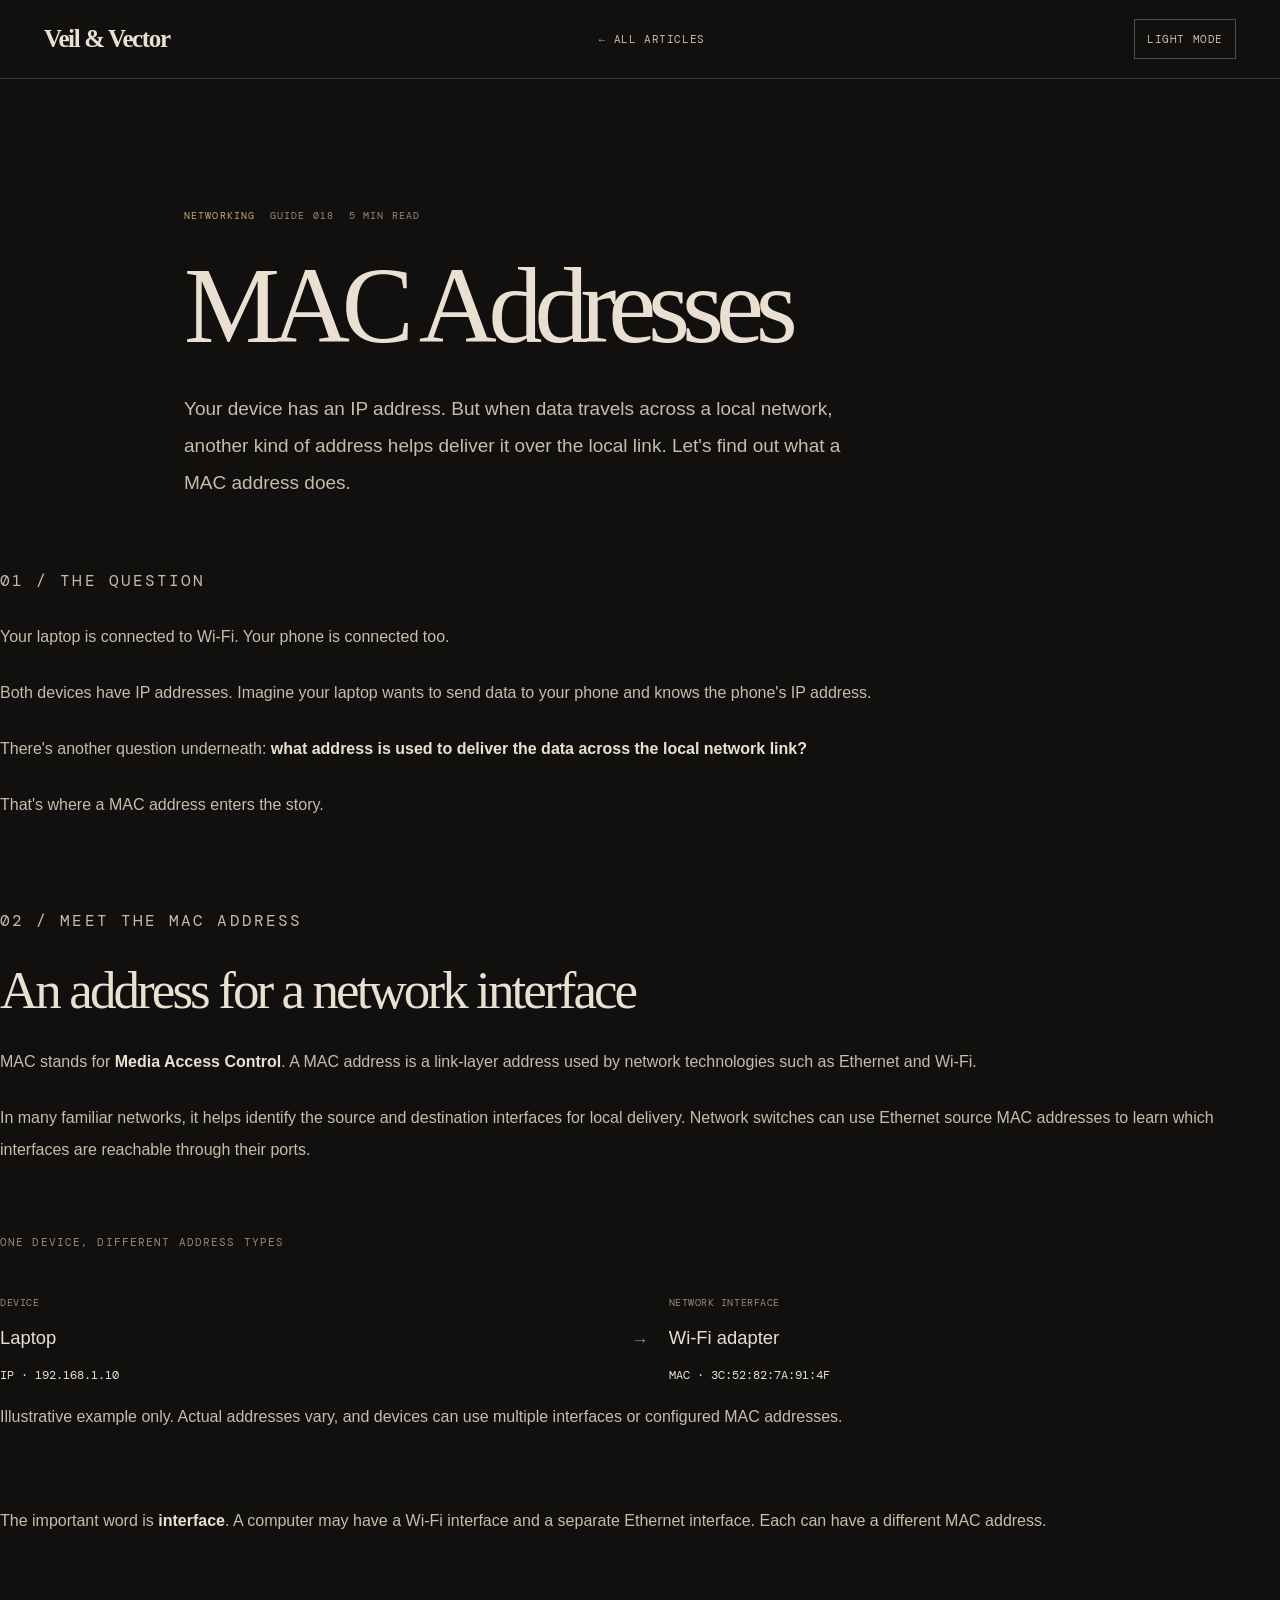
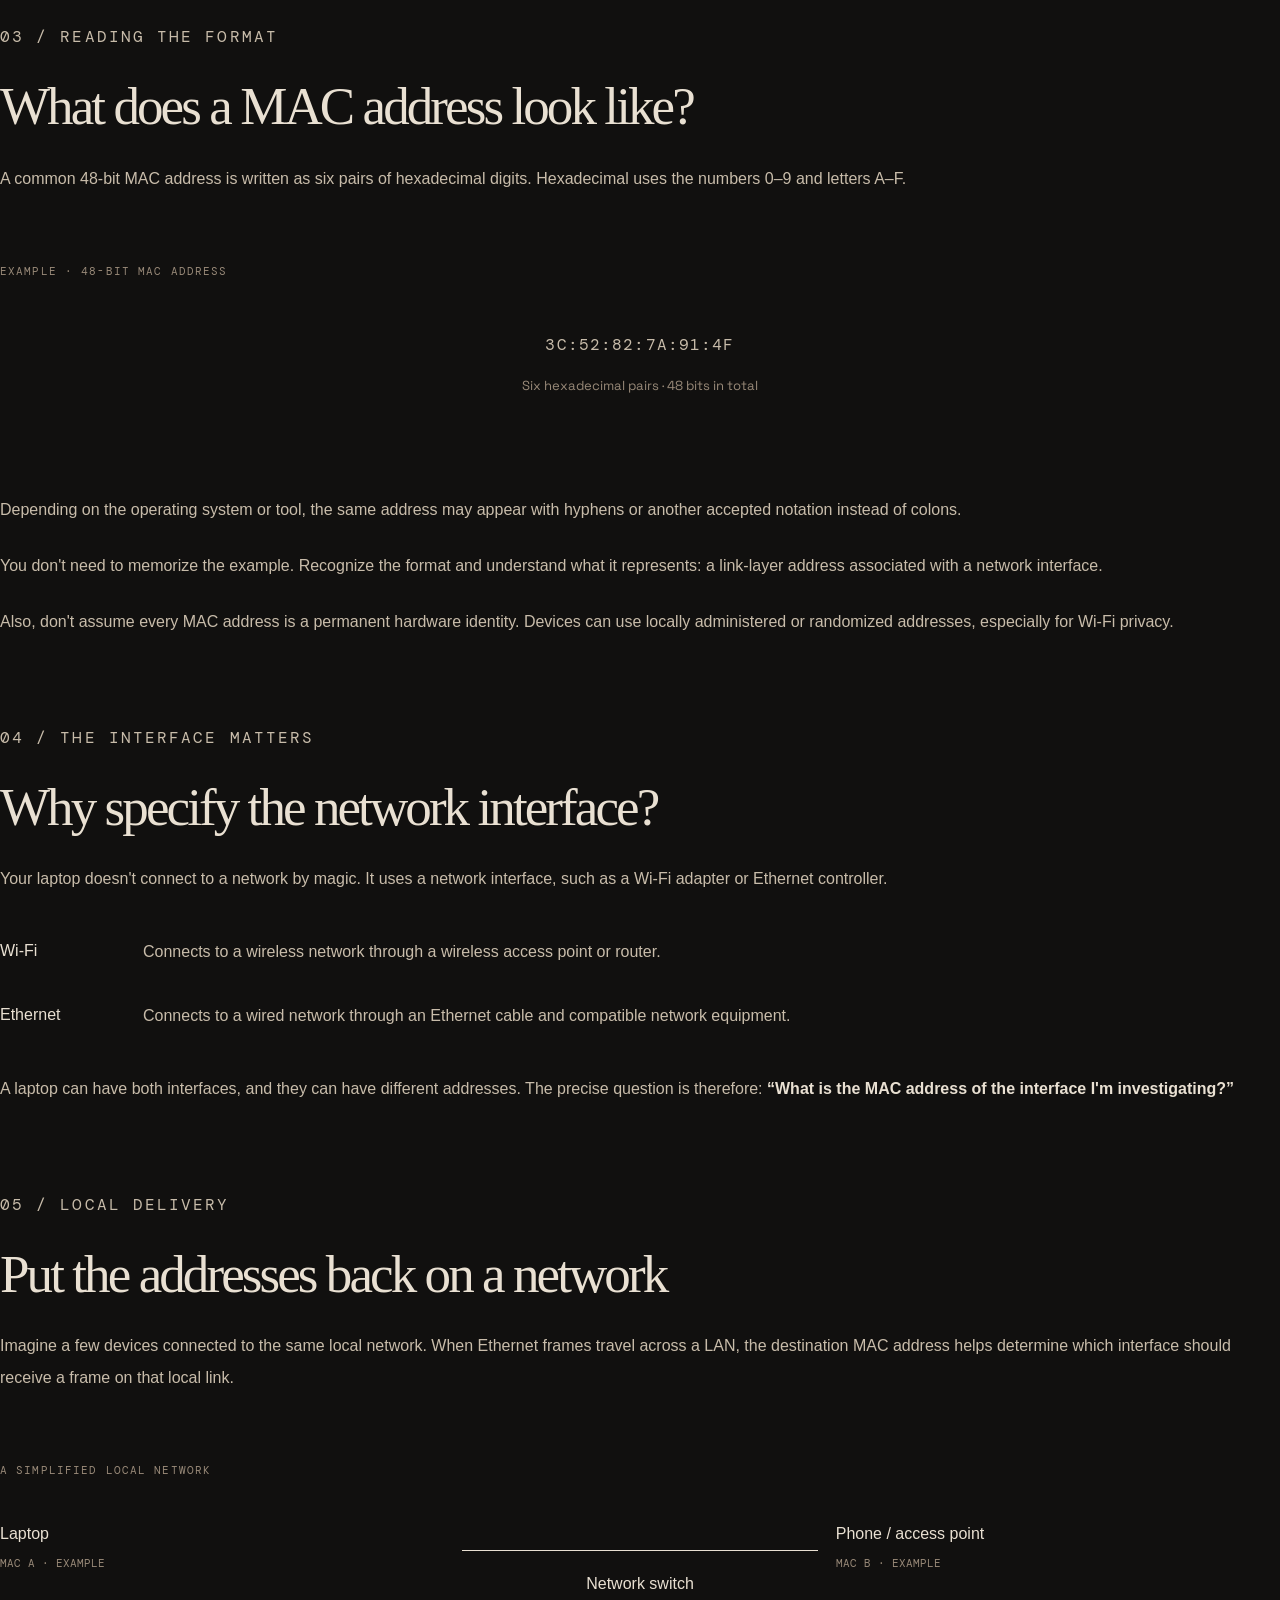
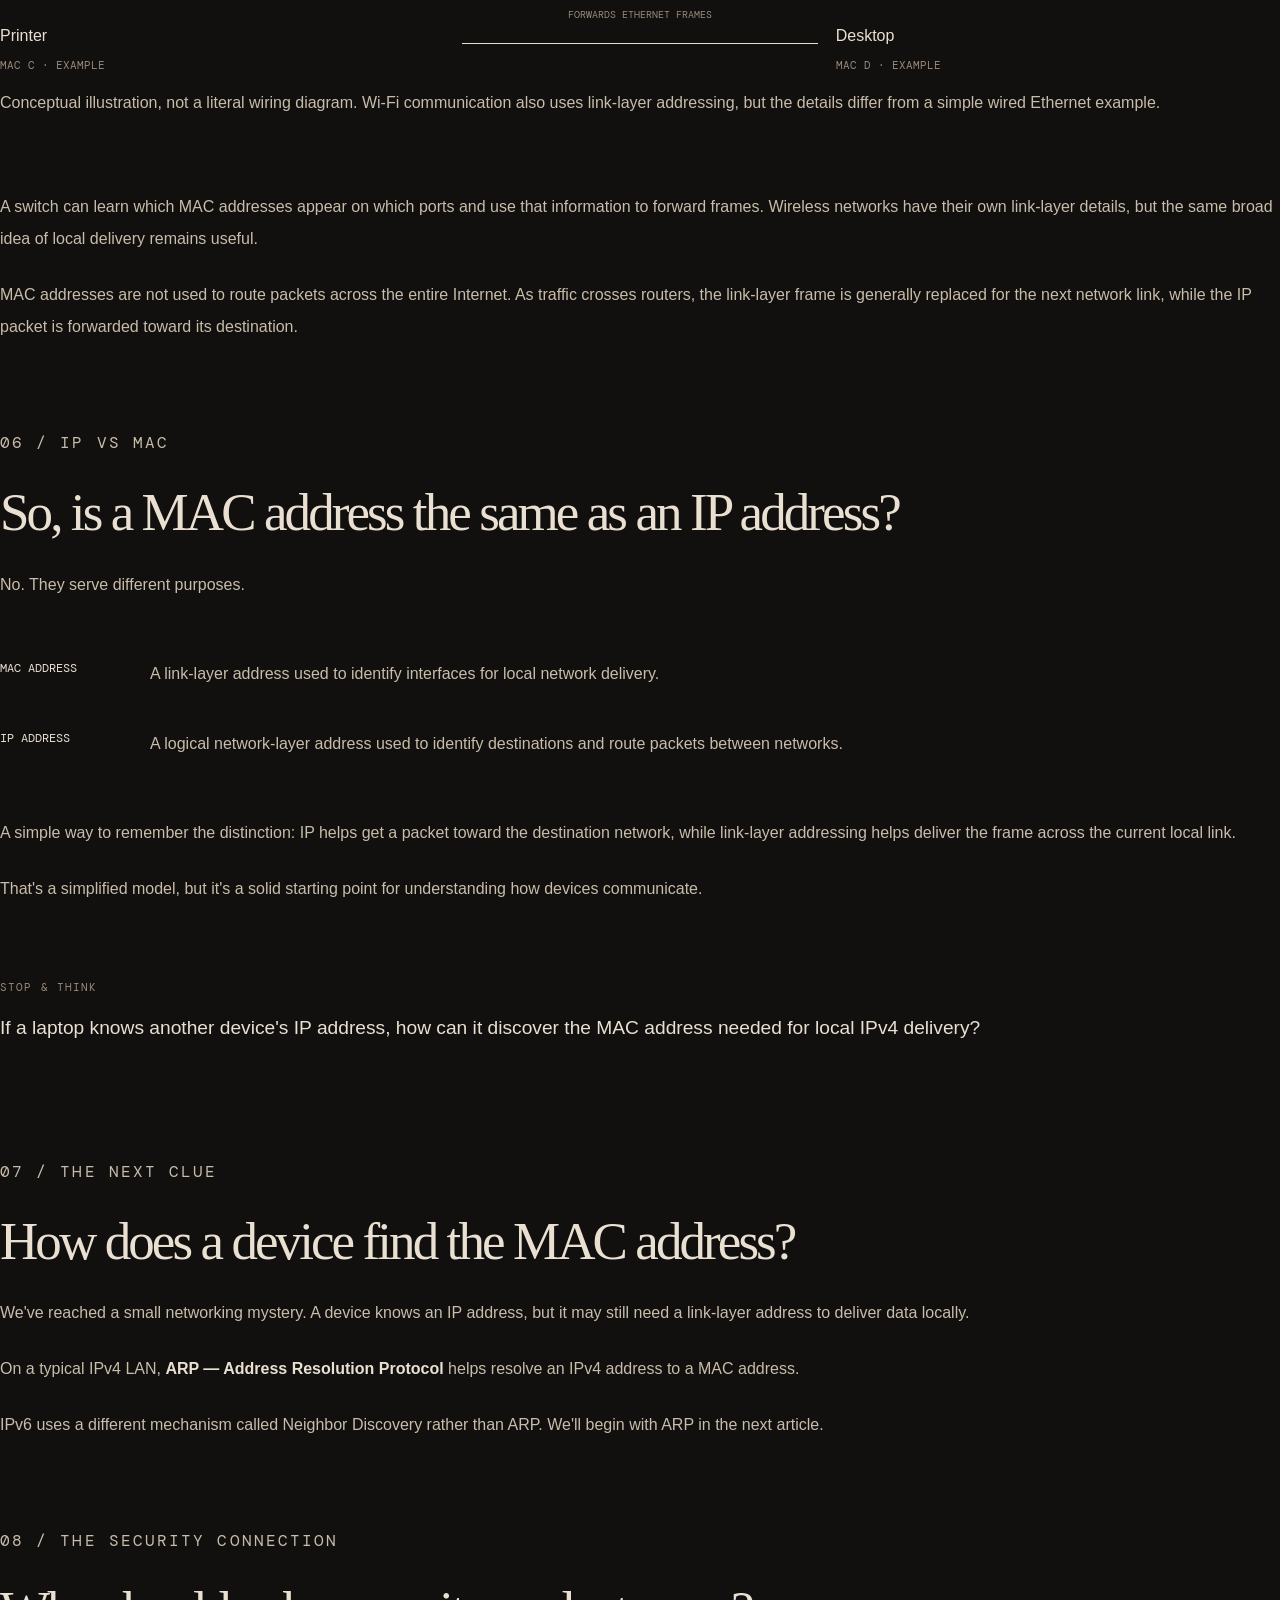
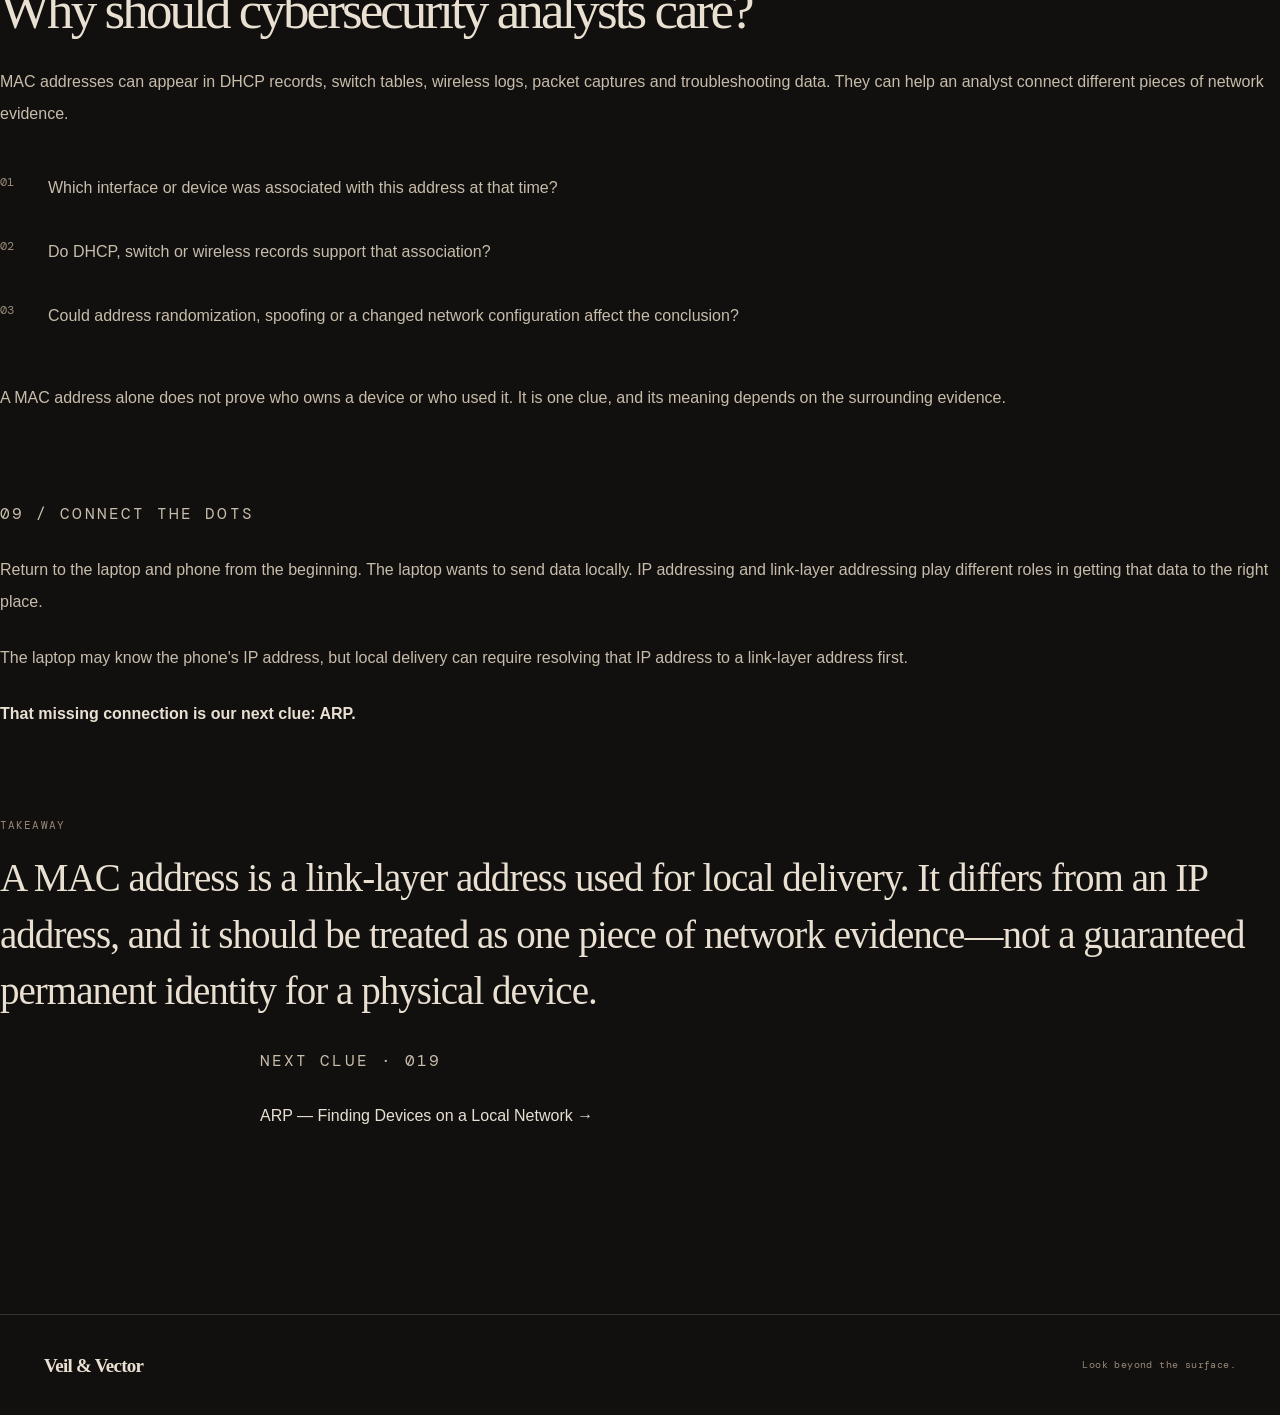
<file: articles/mac-addresses.html>
<!DOCTYPE html>
<html lang="en" data-theme="dark">
<head>
  <meta charset="UTF-8">
  <meta name="viewport" content="width=device-width, initial-scale=1.0">

  <title>MAC Addresses — Guide 018 | Veil & Vector</title>
  <meta name="description" content="What is a MAC address? Follow a simple story to understand how network interfaces are identified and how MAC addresses help devices communicate locally.">
  <link rel="canonical" href="https://veilvector.github.io/articles/mac-addresses.html">

  <link rel="preconnect" href="https://fonts.googleapis.com">
  <link rel="preconnect" href="https://fonts.gstatic.com" crossorigin>
  <link href="https://fonts.googleapis.com/css2?family=DM+Mono:wght@400;500&family=Space+Grotesk:wght@400;500;600;700&display=swap" rel="stylesheet">

  <link rel="stylesheet" href="../article.css">

  <style>
    .editorial-visual {
      margin: 42px 0 48px;
      padding: 24px 0;
      border-top: 1px solid var(--border);
      border-bottom: 1px solid var(--border);
    }

    .visual-label {
      margin-bottom: 26px;
      font-family: "DM Mono", monospace;
      font-size: .7rem;
      letter-spacing: .1em;
      text-transform: uppercase;
      color: var(--muted);
    }

    .address-flow {
      display: grid;
      grid-template-columns: minmax(0, 1fr) auto minmax(0, 1fr);
      align-items: center;
      gap: 20px;
    }

    .address-item {
      padding: 14px 0;
      border-bottom: 1px solid var(--border);
      min-width: 0;
    }

    .address-item:last-child {
      border-color: var(--text);
    }

    .item-kicker {
      display: block;
      font-family: "DM Mono", monospace;
      font-size: .65rem;
      letter-spacing: .05em;
      color: var(--muted);
    }

    .item-title {
      display: block;
      margin: 9px 0;
      font-size: 1.15rem;
      font-weight: 500;
    }

    .item-address {
      display: block;
      font-family: "DM Mono", monospace;
      font-size: .78rem;
      color: var(--text);
      overflow-wrap: anywhere;
    }

    .flow-arrow {
      color: var(--muted);
      font-size: 1.1rem;
    }

    .mac-example {
      margin: 0;
      padding: 22px 0;
      font-family: "DM Mono", monospace;
      font-size: clamp(1.05rem, 4vw, 1.65rem);
      letter-spacing: .07em;
      text-align: center;
      overflow-wrap: anywhere;
      color: var(--text);
    }

    .mac-example small {
      display: block;
      margin-top: 12px;
      font-family: "Space Grotesk", sans-serif;
      font-size: .82rem;
      letter-spacing: 0;
      color: var(--muted);
    }

    .interface-list {
      margin: 25px 0;
      border-top: 1px solid var(--border);
    }

    .interface-row {
      display: grid;
      grid-template-columns: 125px minmax(0, 1fr);
      gap: 18px;
      padding: 16px 0;
      border-bottom: 1px solid var(--border);
    }

    .interface-name {
      font-weight: 500;
    }

    .interface-description {
      margin: 0;
      font-size: .93rem;
    }

    .network-map {
      display: grid;
      grid-template-columns: minmax(0, 1fr) minmax(125px, .8fr) minmax(0, 1fr);
      gap: 18px;
      align-items: center;
    }

    .device-column {
      display: flex;
      flex-direction: column;
      gap: 24px;
    }

    .network-device {
      padding: 12px 0;
      border-bottom: 1px solid var(--border);
    }

    .network-device strong {
      display: block;
      font-weight: 500;
    }

    .network-device small {
      display: block;
      margin-top: 5px;
      font-family: "DM Mono", monospace;
      font-size: .66rem;
      color: var(--muted);
    }

    .network-switch {
      padding: 18px 12px;
      text-align: center;
      border-top: 1px solid var(--text);
      border-bottom: 1px solid var(--text);
    }

    .network-switch strong {
      display: block;
      font-weight: 500;
    }

    .network-switch small {
      display: block;
      margin-top: 7px;
      font-family: "DM Mono", monospace;
      font-size: .64rem;
      color: var(--muted);
    }

    .network-caption {
      margin: 24px 0 0;
      font-size: .84rem;
      color: var(--muted);
    }

    .comparison-list {
      margin: 38px 0;
      border-top: 1px solid var(--border);
    }

    .comparison-row {
      display: grid;
      grid-template-columns: 130px minmax(0, 1fr);
      gap: 20px;
      padding: 19px 0;
      border-bottom: 1px solid var(--border);
    }

    .comparison-term {
      font-family: "DM Mono", monospace;
      font-size: .74rem;
      color: var(--text);
    }

    .comparison-detail {
      margin: 0;
      font-size: .94rem;
    }

    .question-prompt {
      margin: 48px 0;
      padding: 24px 0;
      border-top: 1px solid var(--border);
      border-bottom: 1px solid var(--border);
    }

    .question-prompt .visual-label {
      margin-bottom: 12px;
    }

    .question-prompt p {
      margin: 0;
      font-size: 1.2rem;
      color: var(--text);
    }

    .investigation-list {
      margin: 26px 0 34px;
      border-top: 1px solid var(--border);
    }

    .investigation-row {
      display: grid;
      grid-template-columns: 34px minmax(0, 1fr);
      gap: 14px;
      padding: 16px 0;
      border-bottom: 1px solid var(--border);
    }

    .investigation-number {
      font-family: "DM Mono", monospace;
      font-size: .72rem;
      color: var(--muted);
    }

    .investigation-row p {
      margin: 0;
    }

    .takeaway {
      margin-top: 60px;
      padding: 25px 0;
      border-top: 1px solid var(--border);
      border-bottom: 1px solid var(--border);
    }

    .takeaway-label {
      margin-bottom: 14px;
      font-family: "DM Mono", monospace;
      font-size: .7rem;
      letter-spacing: .1em;
      color: var(--muted);
    }

    .takeaway-main {
      font-size: 1.2rem;
      line-height: 1.7;
    }

    @media (max-width: 640px) {
      .address-flow {
        grid-template-columns: minmax(0, 1fr);
        gap: 10px;
      }

      .flow-arrow {
        justify-self: start;
        margin-left: 12px;
        transform: rotate(90deg);
      }

      .network-map {
        grid-template-columns: minmax(0, 1fr);
        gap: 16px;
      }

      .device-column {
        display: grid;
        grid-template-columns: repeat(2, minmax(0, 1fr));
        gap: 14px;
      }

      .network-switch {
        order: -1;
      }

      .comparison-row,
      .interface-row {
        grid-template-columns: minmax(0, 1fr);
        gap: 6px;
      }
    }

    @media (prefers-reduced-motion: reduce) {
      .reveal {
        opacity: 1;
        transform: none;
        transition: none;
      }

      html {
        scroll-behavior: auto;
      }
    }
  </style>
</head>

<body>
  <nav class="site-header">
    <div class="nav-inner">
      <a href="../index.html" class="brand">Veil <span>&</span> Vector</a>
      <a href="../index.html#articles" class="back-link">← All articles</a>
      <button class="theme-toggle" id="theme-toggle" type="button" aria-label="Switch theme">☼</button>
    </div>
  </nav>

  <div class="progress-track" aria-hidden="true">
    <div class="progress" id="progress"></div>
  </div>

  <header class="article-header">
    <div class="article-meta">
      <span class="category">NETWORKING</span>
      <span>GUIDE 018</span>
      <span>5 MIN READ</span>
    </div>

    <h1>MAC Addresses</h1>

    <p class="article-intro">
      Your device has an IP address. But when data travels across a local
      network, another kind of address helps deliver it over the local link.
      Let's find out what a MAC address does.
    </p>
  </header>

  <main class="article-body">
    <section class="story-section reveal">
      <p class="section-index">01 / THE QUESTION</p>

      <p>Your laptop is connected to Wi-Fi. Your phone is connected too.</p>

      <p>
        Both devices have IP addresses. Imagine your laptop wants to send
        data to your phone and knows the phone's IP address.
      </p>

      <p>
        There's another question underneath: <strong>what address is used
        to deliver the data across the local network link?</strong>
      </p>

      <p>
        That's where a MAC address enters the story.
      </p>
    </section>

    <section class="story-section reveal">
      <p class="section-index">02 / MEET THE MAC ADDRESS</p>

      <h2>An address for a network interface</h2>

      <p>
        MAC stands for <strong>Media Access Control</strong>. A MAC address
        is a link-layer address used by network technologies such as Ethernet
        and Wi-Fi.
      </p>

      <p>
        In many familiar networks, it helps identify the source and
        destination interfaces for local delivery. Network switches can
        use Ethernet source MAC addresses to learn which interfaces are
        reachable through their ports.
      </p>

      <div class="editorial-visual">
        <div class="visual-label">One device, different address types</div>

        <div class="address-flow">
          <div class="address-item">
            <span class="item-kicker">DEVICE</span>
            <span class="item-title">Laptop</span>
            <span class="item-address">IP · 192.168.1.10</span>
          </div>

          <div class="flow-arrow" aria-hidden="true">→</div>

          <div class="address-item">
            <span class="item-kicker">NETWORK INTERFACE</span>
            <span class="item-title">Wi-Fi adapter</span>
            <span class="item-address">MAC · 3C:52:82:7A:91:4F</span>
          </div>
        </div>

        <p class="network-caption">
          Illustrative example only. Actual addresses vary, and devices can
          use multiple interfaces or configured MAC addresses.
        </p>
      </div>

      <p>
        The important word is <strong>interface</strong>. A computer may
        have a Wi-Fi interface and a separate Ethernet interface. Each can
        have a different MAC address.
      </p>
    </section>

    <section class="story-section reveal">
      <p class="section-index">03 / READING THE FORMAT</p>

      <h2>What does a MAC address look like?</h2>

      <p>
        A common 48-bit MAC address is written as six pairs of hexadecimal
        digits. Hexadecimal uses the numbers 0–9 and letters A–F.
      </p>

      <div class="editorial-visual">
        <div class="visual-label">Example · 48-bit MAC address</div>

        <p class="mac-example">
          3C:52:82:7A:91:4F
          <small>Six hexadecimal pairs · 48 bits in total</small>
        </p>
      </div>

      <p>
        Depending on the operating system or tool, the same address may
        appear with hyphens or another accepted notation instead of colons.
      </p>

      <p>
        You don't need to memorize the example. Recognize the format and
        understand what it represents: a link-layer address associated
        with a network interface.
      </p>

      <p>
        Also, don't assume every MAC address is a permanent hardware
        identity. Devices can use locally administered or randomized
        addresses, especially for Wi-Fi privacy.
      </p>
    </section>

    <section class="story-section reveal">
      <p class="section-index">04 / THE INTERFACE MATTERS</p>

      <h2>Why specify the network interface?</h2>

      <p>
        Your laptop doesn't connect to a network by magic. It uses a
        network interface, such as a Wi-Fi adapter or Ethernet controller.
      </p>

      <div class="interface-list">
        <div class="interface-row">
          <div class="interface-name">Wi-Fi</div>
          <p class="interface-description">
            Connects to a wireless network through a wireless access point
            or router.
          </p>
        </div>

        <div class="interface-row">
          <div class="interface-name">Ethernet</div>
          <p class="interface-description">
            Connects to a wired network through an Ethernet cable and
            compatible network equipment.
          </p>
        </div>
      </div>

      <p>
        A laptop can have both interfaces, and they can have different
        addresses. The precise question is therefore:
        <strong>“What is the MAC address of the interface I'm investigating?”</strong>
      </p>
    </section>

    <section class="story-section reveal">
      <p class="section-index">05 / LOCAL DELIVERY</p>

      <h2>Put the addresses back on a network</h2>

      <p>
        Imagine a few devices connected to the same local network.
        When Ethernet frames travel across a LAN, the destination MAC
        address helps determine which interface should receive a frame
        on that local link.
      </p>

      <div class="editorial-visual">
        <div class="visual-label">A simplified local network</div>

        <div class="network-map">
          <div class="device-column">
            <div class="network-device">
              <strong>Laptop</strong>
              <small>MAC A · EXAMPLE</small>
            </div>

            <div class="network-device">
              <strong>Printer</strong>
              <small>MAC C · EXAMPLE</small>
            </div>
          </div>

          <div class="network-switch">
            <strong>Network switch</strong>
            <small>FORWARDS ETHERNET FRAMES</small>
          </div>

          <div class="device-column">
            <div class="network-device">
              <strong>Phone / access point</strong>
              <small>MAC B · EXAMPLE</small>
            </div>

            <div class="network-device">
              <strong>Desktop</strong>
              <small>MAC D · EXAMPLE</small>
            </div>
          </div>
        </div>

        <p class="network-caption">
          Conceptual illustration, not a literal wiring diagram. Wi-Fi
          communication also uses link-layer addressing, but the details
          differ from a simple wired Ethernet example.
        </p>
      </div>

      <p>
        A switch can learn which MAC addresses appear on which ports and
        use that information to forward frames. Wireless networks have
        their own link-layer details, but the same broad idea of local
        delivery remains useful.
      </p>

      <p>
        MAC addresses are not used to route packets across the entire
        Internet. As traffic crosses routers, the link-layer frame is
        generally replaced for the next network link, while the IP packet
        is forwarded toward its destination.
      </p>
    </section>

    <section class="story-section reveal">
      <p class="section-index">06 / IP VS MAC</p>

      <h2>So, is a MAC address the same as an IP address?</h2>

      <p>No. They serve different purposes.</p>

      <div class="comparison-list">
        <div class="comparison-row">
          <div class="comparison-term">MAC ADDRESS</div>
          <p class="comparison-detail">
            A link-layer address used to identify interfaces for local
            network delivery.
          </p>
        </div>

        <div class="comparison-row">
          <div class="comparison-term">IP ADDRESS</div>
          <p class="comparison-detail">
            A logical network-layer address used to identify destinations
            and route packets between networks.
          </p>
        </div>
      </div>

      <p>
        A simple way to remember the distinction: IP helps get a packet
        toward the destination network, while link-layer addressing helps
        deliver the frame across the current local link.
      </p>

      <p>
        That's a simplified model, but it's a solid starting point for
        understanding how devices communicate.
      </p>

      <div class="question-prompt">
        <div class="visual-label">STOP & THINK</div>
        <p>
          If a laptop knows another device's IP address, how can it discover
          the MAC address needed for local IPv4 delivery?
        </p>
      </div>
    </section>

    <section class="story-section reveal">
      <p class="section-index">07 / THE NEXT CLUE</p>

      <h2>How does a device find the MAC address?</h2>

      <p>
        We've reached a small networking mystery. A device knows an IP
        address, but it may still need a link-layer address to deliver
        data locally.
      </p>

      <p>
        On a typical IPv4 LAN, <strong>ARP — Address Resolution Protocol</strong>
        helps resolve an IPv4 address to a MAC address.
      </p>

      <p>
        IPv6 uses a different mechanism called Neighbor Discovery rather
        than ARP. We'll begin with ARP in the next article.
      </p>
    </section>

    <section class="story-section reveal">
      <p class="section-index">08 / THE SECURITY CONNECTION</p>

      <h2>Why should cybersecurity analysts care?</h2>

      <p>
        MAC addresses can appear in DHCP records, switch tables, wireless
        logs, packet captures and troubleshooting data. They can help an
        analyst connect different pieces of network evidence.
      </p>

      <div class="investigation-list">
        <div class="investigation-row">
          <span class="investigation-number">01</span>
          <p>Which interface or device was associated with this address at that time?</p>
        </div>

        <div class="investigation-row">
          <span class="investigation-number">02</span>
          <p>Do DHCP, switch or wireless records support that association?</p>
        </div>

        <div class="investigation-row">
          <span class="investigation-number">03</span>
          <p>Could address randomization, spoofing or a changed network configuration affect the conclusion?</p>
        </div>
      </div>

      <p>
        A MAC address alone does not prove who owns a device or who used it.
        It is one clue, and its meaning depends on the surrounding evidence.
      </p>
    </section>

    <section class="story-section reveal">
      <p class="section-index">09 / CONNECT THE DOTS</p>

      <p>
        Return to the laptop and phone from the beginning. The laptop wants
        to send data locally. IP addressing and link-layer addressing play
        different roles in getting that data to the right place.
      </p>

      <p>
        The laptop may know the phone's IP address, but local delivery can
        require resolving that IP address to a link-layer address first.
      </p>

      <p>
        <strong>That missing connection is our next clue: ARP.</strong>
      </p>

      <div class="takeaway">
        <div class="takeaway-label">TAKEAWAY</div>
        <p class="takeaway-main">
          A MAC address is a link-layer address used for local delivery.
          It differs from an IP address, and it should be treated as one
          piece of network evidence—not a guaranteed permanent identity
          for a physical device.
        </p>
      </div>

      <div class="next-article">
        <p class="section-index">NEXT CLUE · 019</p>
        <a href="arp.html">ARP — Finding Devices on a Local Network <span aria-hidden="true">→</span></a>
      </div>
    </section>
  </main>

  <footer class="site-footer">
    <div class="footer-inner">
      <a href="../index.html" class="footer-brand">Veil & Vector</a>
      <span>Look beyond the surface.</span>
    </div>
  </footer>

  <script src="../article.js"></script>
</body>
</html>
</file>
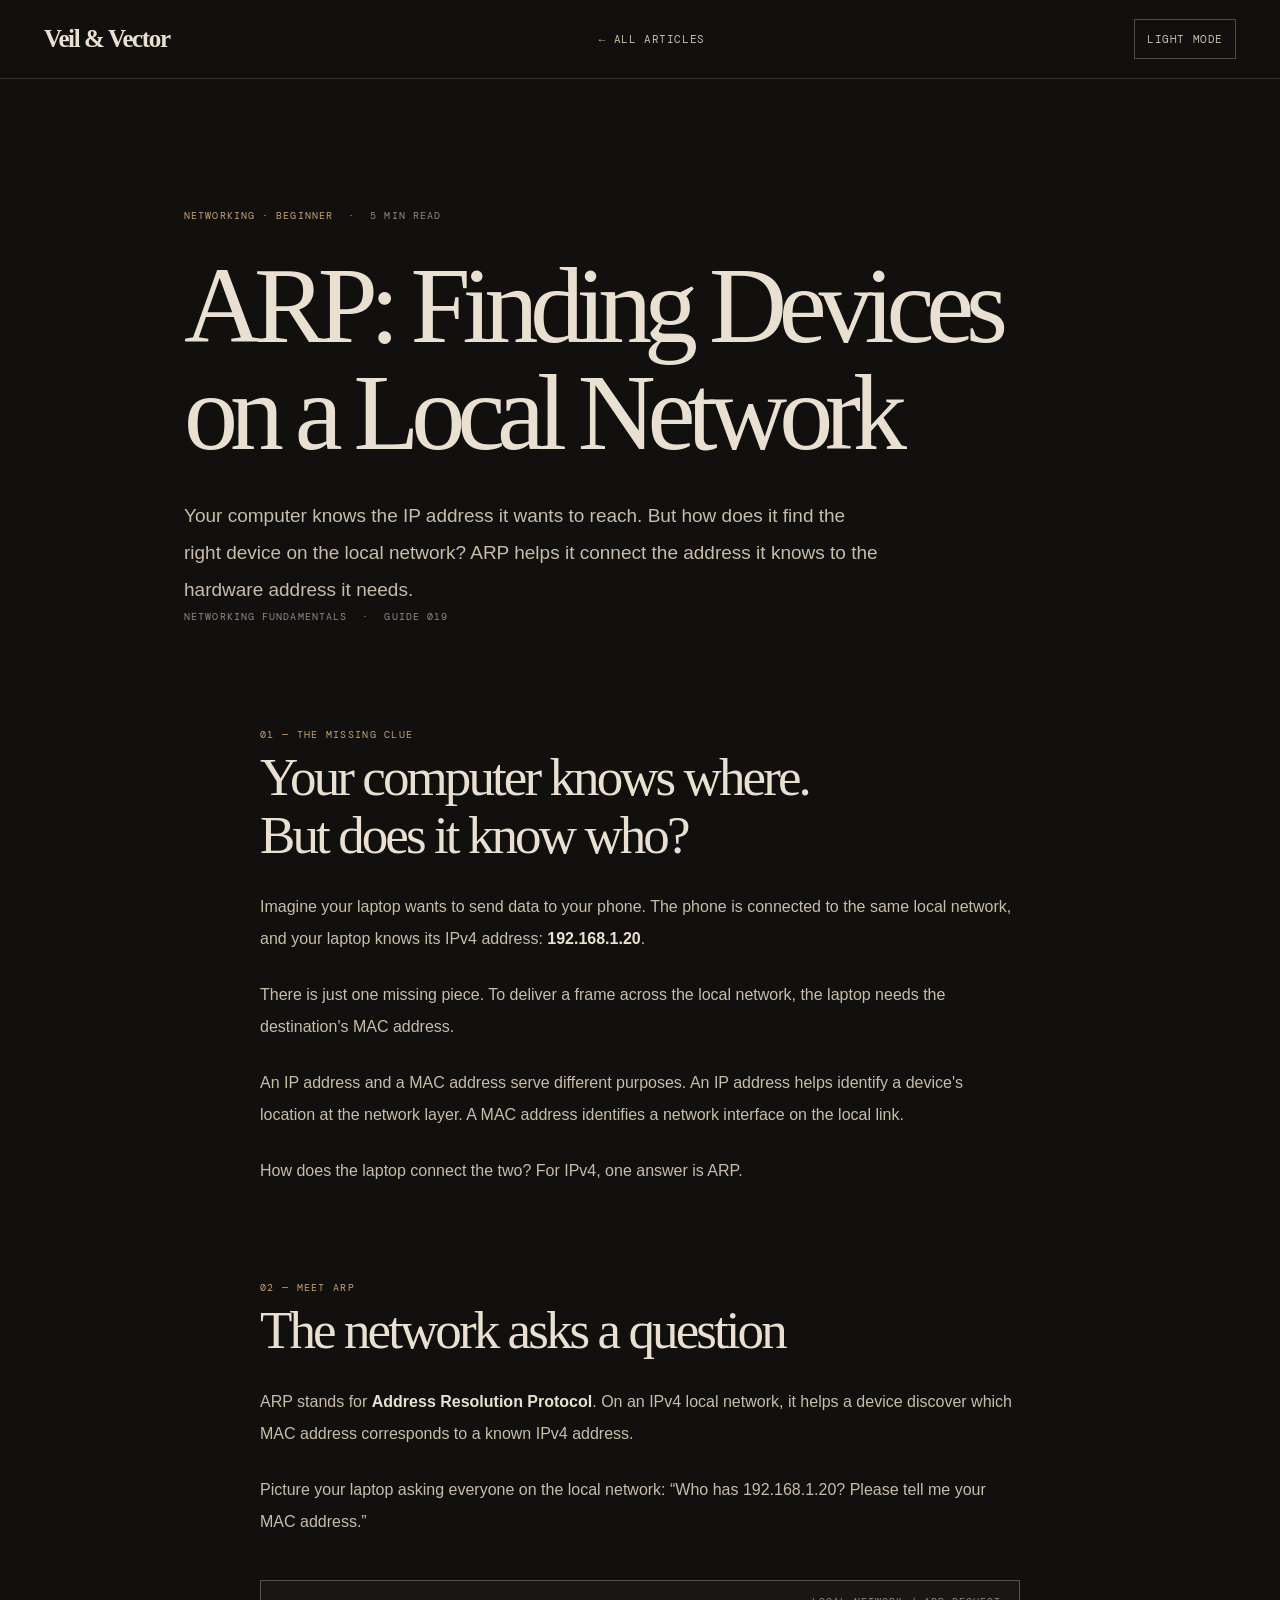
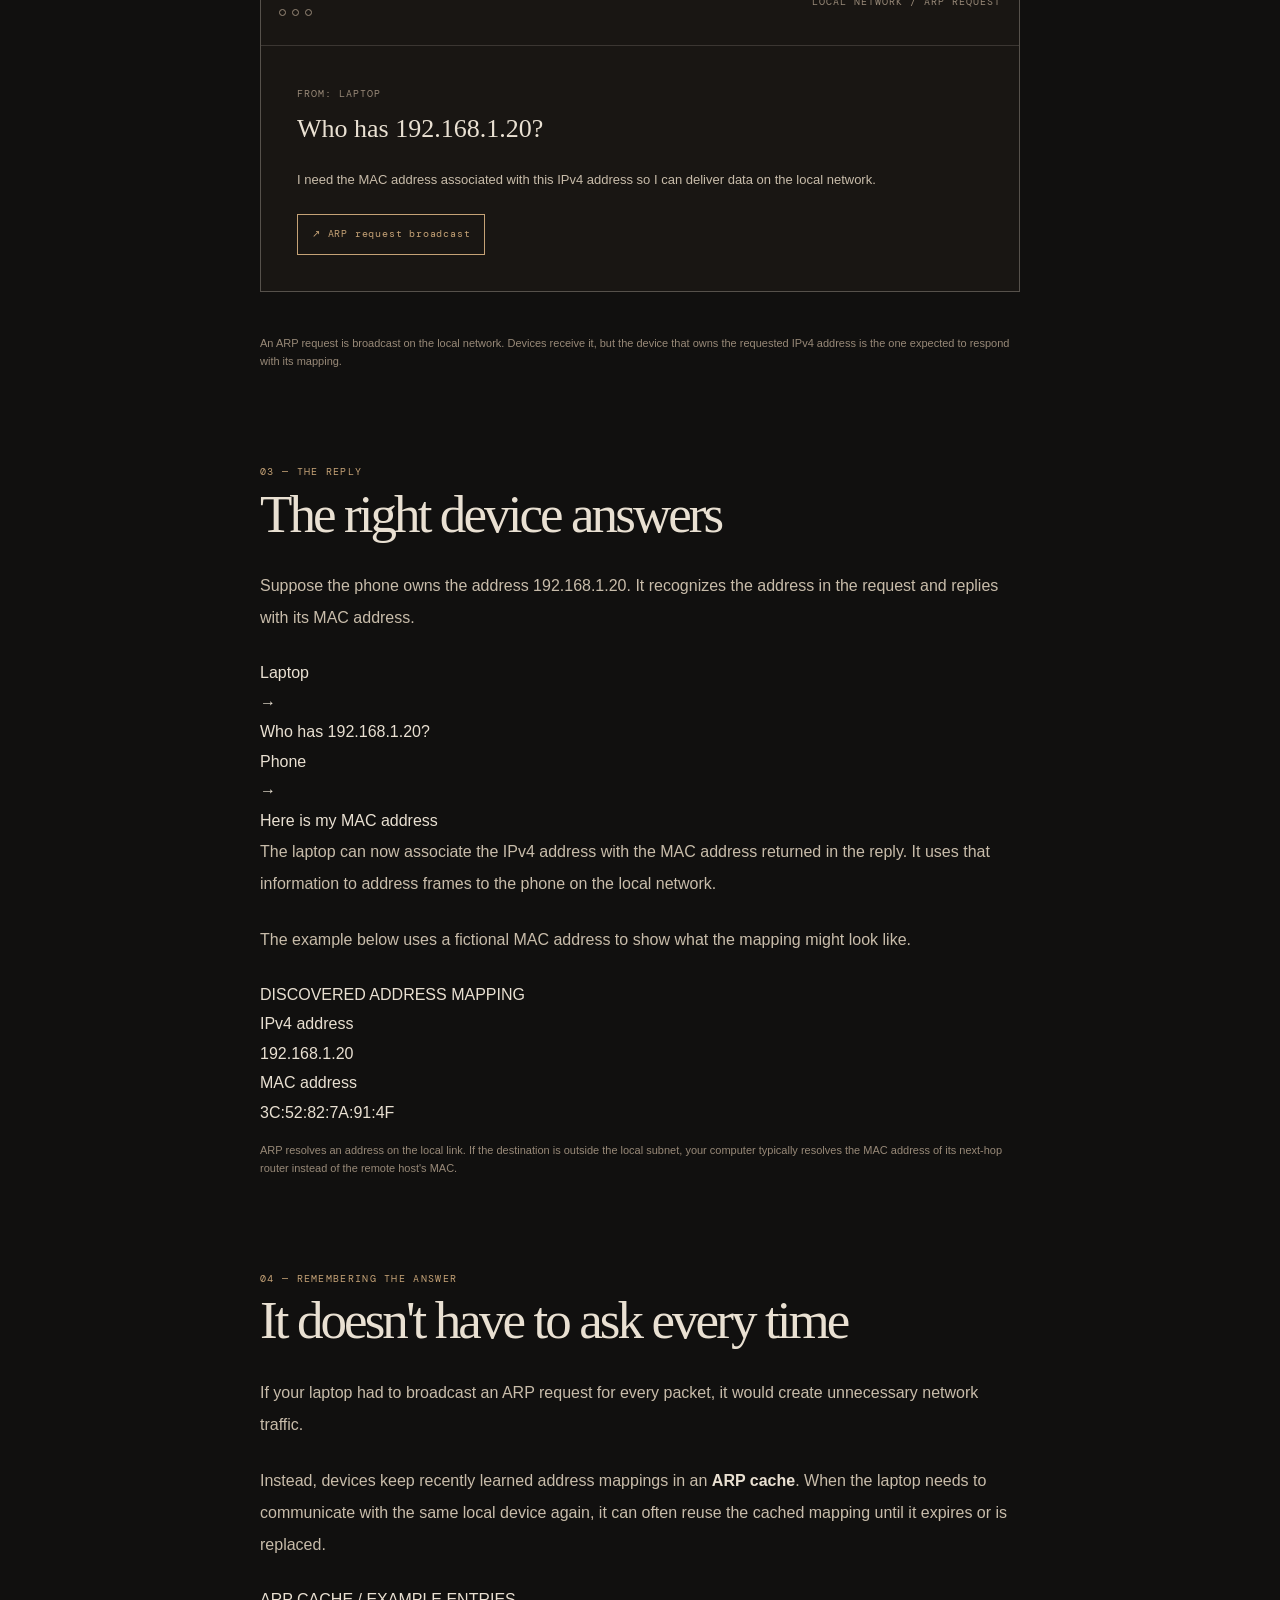
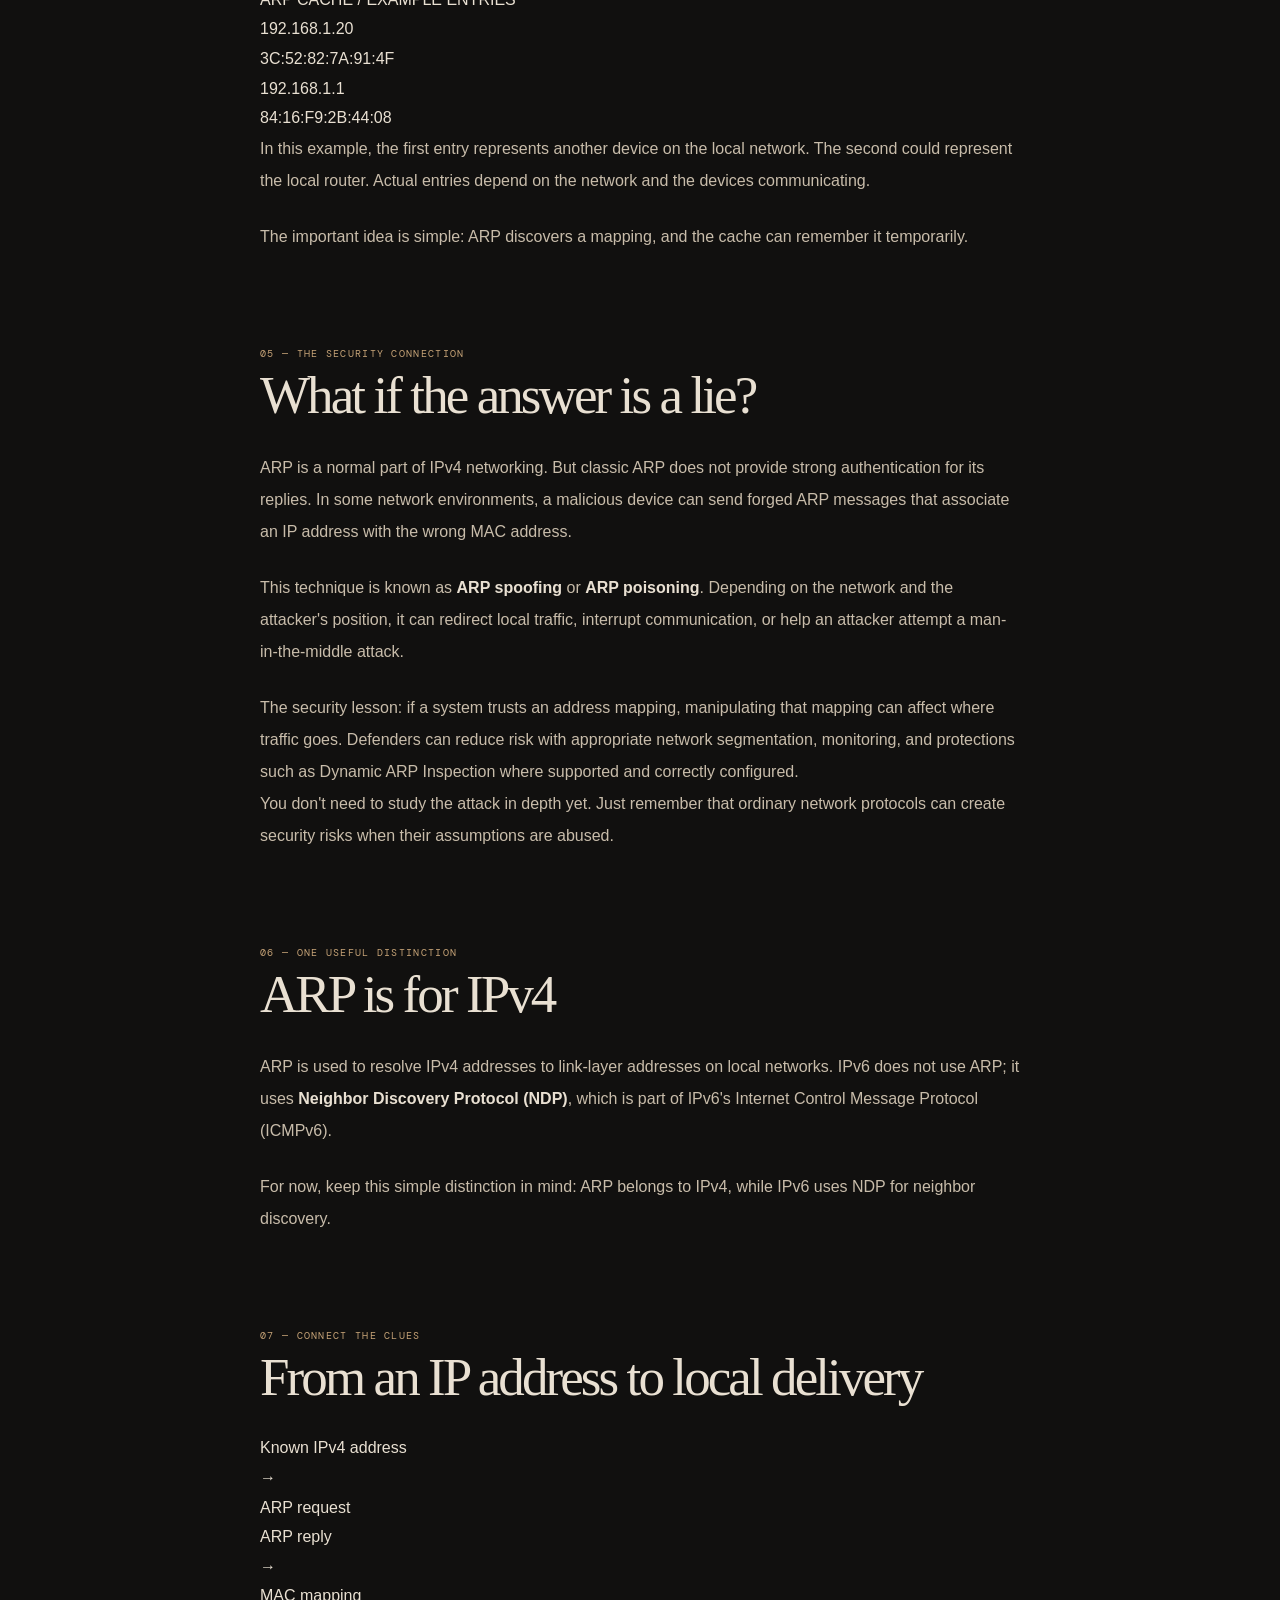
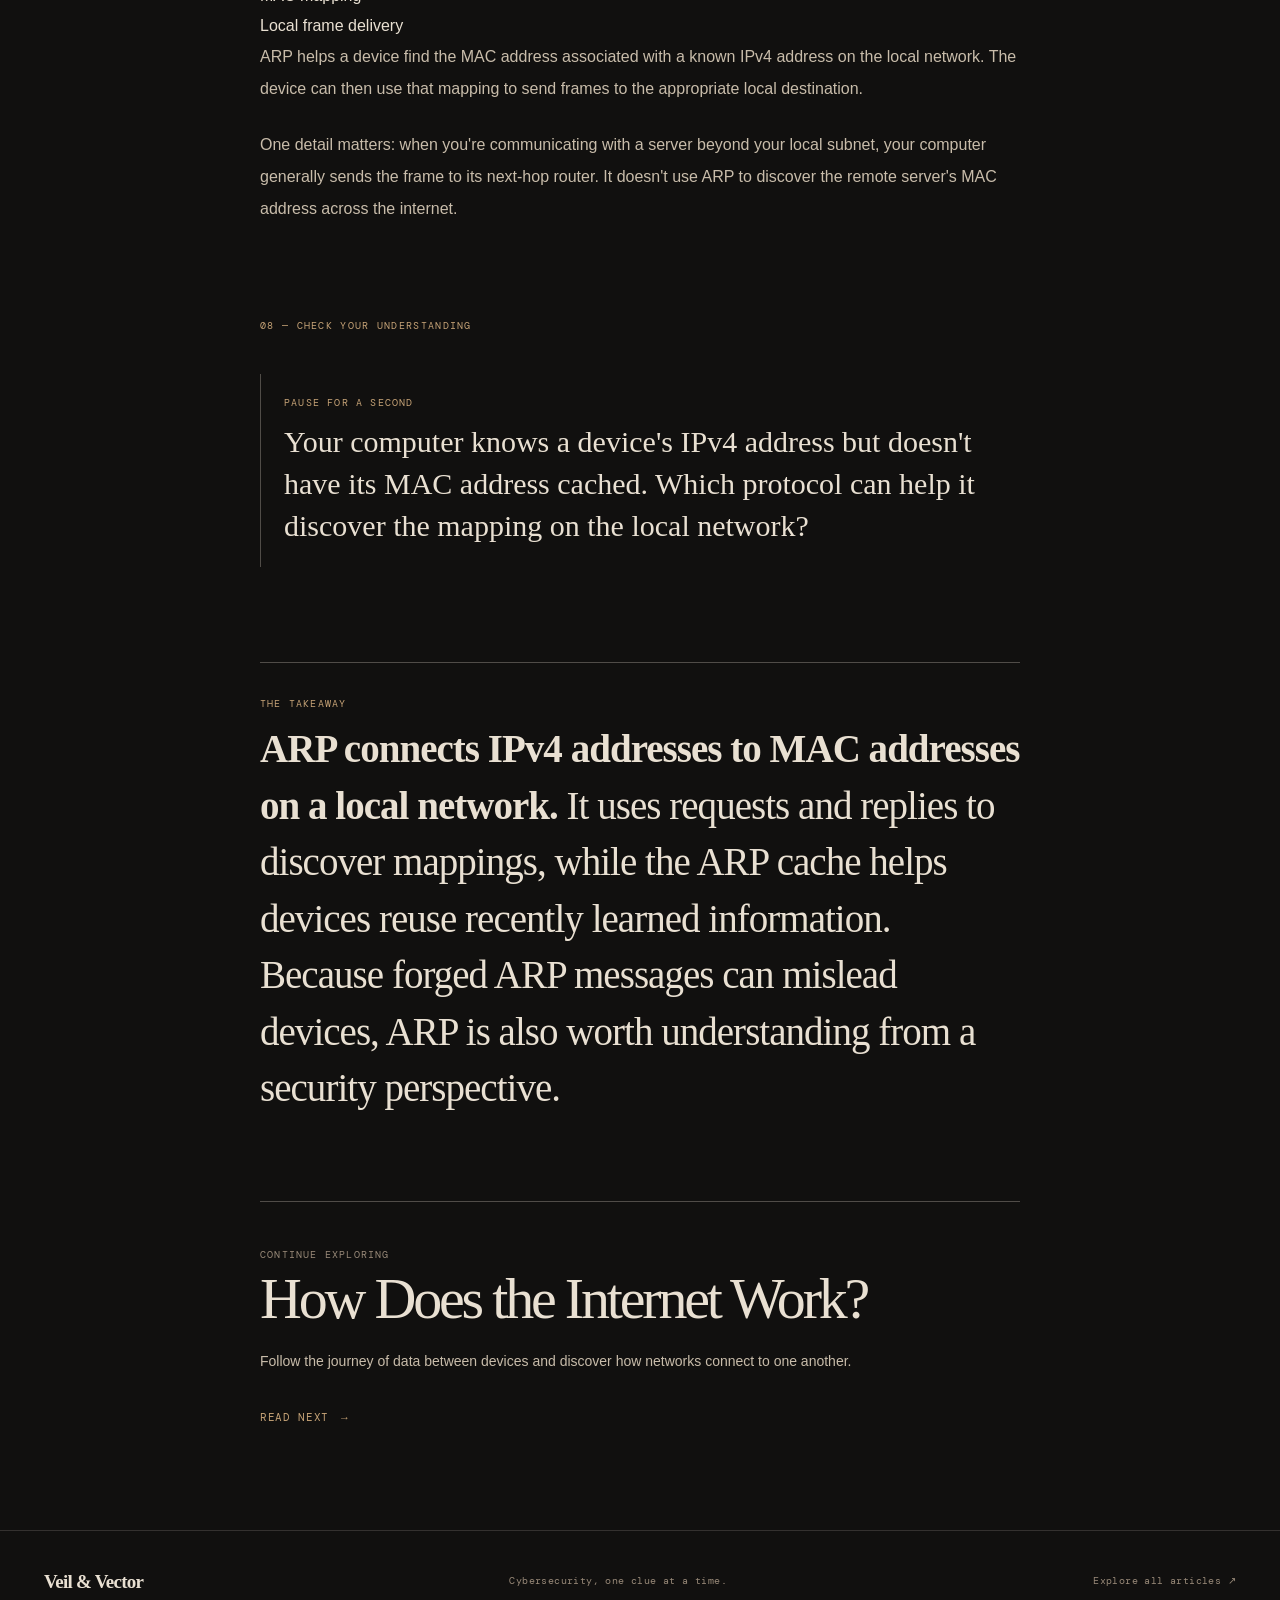
<file: articles/what-is-arp.html>
<!DOCTYPE html>
<html lang="en" data-theme="dark">
<head>
  <meta charset="UTF-8">
  <meta name="viewport" content="width=device-width, initial-scale=1.0">

  <title>What Is ARP? Finding Devices on a Local Network | Veil &amp; Vector</title>
  <meta name="description" content="Learn how ARP maps IPv4 addresses to MAC addresses on a local network, how ARP requests and replies work, and why ARP spoofing matters for cybersecurity.">
  <meta name="author" content="Veil &amp; Vector">
  <meta name="theme-color" content="#11100f">
  <meta name="robots" content="index, follow">

  <link rel="canonical" href="https://veilvector.github.io/articles/what-is-arp.html">

  <link rel="preconnect" href="https://fonts.googleapis.com">
  <link rel="preconnect" href="https://fonts.gstatic.com" crossorigin>
  <link href="https://fonts.googleapis.com/css2?family=DM+Mono:wght@400;500&family=DM+Sans:wght@400;500;600;700&family=Playfair+Display:wght@500;600;700&display=swap" rel="stylesheet">

  <link rel="stylesheet" href="../article.css">
</head>

<body>

  <header class="site-header">
    <div class="nav-inner">
      <a class="brand" href="../index.html" aria-label="Veil & Vector homepage">
        
        <span>Veil &amp; Vector</span>
      </a>

      <a class="back-link" href="../index.html#articles">
        <span aria-hidden="true">←</span> All articles
      </a>

      <button
        class="theme-toggle"
        id="theme-toggle"
        type="button"
        aria-label="Switch to light theme"
        title="Toggle light and dark themes"
      >
        <span class="theme-icon" aria-hidden="true">☼</span>
        <span class="theme-text">Light</span>
      </button>
    </div>
  </header>

  <div class="progress-track" aria-hidden="true">
    <div class="progress" id="progress"></div>
  </div>

  <main>

    <header class="article-header">
      <div class="article-meta">
        <span class="category">Networking · Beginner</span>
        <span aria-hidden="true">·</span>
        <span>5 min read</span>
      </div>

      <h1>ARP: Finding Devices on a Local Network</h1>

      <p class="article-intro">
        Your computer knows the IP address it wants to reach. But how does it
        find the right device on the local network? ARP helps it connect the
        address it knows to the hardware address it needs.
      </p>

      <div class="article-meta">
        <span>Networking fundamentals</span>
        <span aria-hidden="true">·</span>
        <span>Guide 019</span>
      </div>
    </header>

    <article>

      <section class="story-section reveal">
        <span class="section-index">01 — The missing clue</span>

        <h2>Your computer knows where. But does it know who?</h2>

        <p>
          Imagine your laptop wants to send data to your phone. The phone is
          connected to the same local network, and your laptop knows its IPv4
          address: <strong>192.168.1.20</strong>.
        </p>

        <p>
          There is just one missing piece. To deliver a frame across the local
          network, the laptop needs the destination's MAC address.
        </p>

        <p>
          An IP address and a MAC address serve different purposes. An IP
          address helps identify a device's location at the network layer.
          A MAC address identifies a network interface on the local link.
        </p>

        <p>
          How does the laptop connect the two? For IPv4, one answer is ARP.
        </p>
      </section>

      <section class="story-section reveal">
        <span class="section-index">02 — Meet ARP</span>

        <h2>The network asks a question</h2>

        <p>
          ARP stands for <strong>Address Resolution Protocol</strong>. On an
          IPv4 local network, it helps a device discover which MAC address
          corresponds to a known IPv4 address.
        </p>

        <p>
          Picture your laptop asking everyone on the local network:
          “Who has 192.168.1.20? Please tell me your MAC address.”
        </p>

        <div class="email-visual" role="img" aria-label="Illustration of a laptop broadcasting an ARP request asking which device owns IPv4 address 192.168.1.20">

          <div class="email-top">
            <div class="email-dots" aria-hidden="true">
              <span></span>
              <span></span>
              <span></span>
            </div>
            <span class="email-caption">LOCAL NETWORK / ARP REQUEST</span>
          </div>

          <div class="email-body">
            <div class="email-from">
              <span class="email-caption">FROM: LAPTOP</span>
              <span class="status-indicator" aria-hidden="true"></span>
            </div>

            <div class="email-subject">
              Who has 192.168.1.20?
            </div>

            <div class="email-message">
              I need the MAC address associated with this IPv4 address
              so I can deliver data on the local network.
            </div>

            <div class="fake-button">
              <span aria-hidden="true">↗</span>
              ARP request broadcast
            </div>
          </div>
        </div>

        <p class="visual-note">
          An ARP request is broadcast on the local network. Devices receive
          it, but the device that owns the requested IPv4 address is the one
          expected to respond with its mapping.
        </p>
      </section>

      <section class="story-section reveal">
        <span class="section-index">03 — The reply</span>

        <h2>The right device answers</h2>

        <p>
          Suppose the phone owns the address 192.168.1.20. It recognizes the
          address in the request and replies with its MAC address.
        </p>

        <div class="flow">
          <div class="flow-row">
            <div class="flow-item">Laptop</div>
            <div class="flow-arrow">→</div>
            <div class="flow-item highlight">Who has 192.168.1.20?</div>
          </div>

          <div class="flow-row">
            <div class="flow-item">Phone</div>
            <div class="flow-arrow">→</div>
            <div class="flow-item highlight">Here is my MAC address</div>
          </div>
        </div>

        <p>
          The laptop can now associate the IPv4 address with the MAC address
          returned in the reply. It uses that information to address frames
          to the phone on the local network.
        </p>

        <p>
          The example below uses a fictional MAC address to show what the
          mapping might look like.
        </p>

        <div class="cache-visual">
          <div class="cache-title">DISCOVERED ADDRESS MAPPING</div>

          <div class="cache-row">
            <div>IPv4 address</div>
            <div>192.168.1.20</div>
          </div>

          <div class="cache-row">
            <div>MAC address</div>
            <div>3C:52:82:7A:91:4F</div>
          </div>
        </div>

        <p class="visual-note">
          ARP resolves an address on the local link. If the destination is
          outside the local subnet, your computer typically resolves the
          MAC address of its next-hop router instead of the remote host's MAC.
        </p>
      </section>

      <section class="story-section reveal">
        <span class="section-index">04 — Remembering the answer</span>

        <h2>It doesn't have to ask every time</h2>

        <p>
          If your laptop had to broadcast an ARP request for every packet,
          it would create unnecessary network traffic.
        </p>

        <p>
          Instead, devices keep recently learned address mappings in an
          <strong>ARP cache</strong>. When the laptop needs to communicate
          with the same local device again, it can often reuse the cached
          mapping until it expires or is replaced.
        </p>

        <div class="cache-visual">
          <div class="cache-title">ARP CACHE / EXAMPLE ENTRIES</div>

          <div class="cache-row">
            <div>192.168.1.20</div>
            <div>3C:52:82:7A:91:4F</div>
          </div>

          <div class="cache-row">
            <div>192.168.1.1</div>
            <div>84:16:F9:2B:44:08</div>
          </div>
        </div>

        <p>
          In this example, the first entry represents another device on the
          local network. The second could represent the local router.
          Actual entries depend on the network and the devices communicating.
        </p>

        <p>
          The important idea is simple: ARP discovers a mapping, and the
          cache can remember it temporarily.
        </p>
      </section>

      <section class="story-section reveal">
        <span class="section-index">05 — The security connection</span>

        <h2>What if the answer is a lie?</h2>

        <p>
          ARP is a normal part of IPv4 networking. But classic ARP does not
          provide strong authentication for its replies. In some network
          environments, a malicious device can send forged ARP messages
          that associate an IP address with the wrong MAC address.
        </p>

        <p>
          This technique is known as <strong>ARP spoofing</strong> or
          <strong>ARP poisoning</strong>. Depending on the network and the
          attacker's position, it can redirect local traffic, interrupt
          communication, or help an attacker attempt a man-in-the-middle attack.
        </p>

        <div class="security-note">
          <p>
            The security lesson: if a system trusts an address mapping,
            manipulating that mapping can affect where traffic goes.
            Defenders can reduce risk with appropriate network segmentation,
            monitoring, and protections such as Dynamic ARP Inspection where
            supported and correctly configured.
          </p>
        </div>

        <p>
          You don't need to study the attack in depth yet. Just remember that
          ordinary network protocols can create security risks when their
          assumptions are abused.
        </p>
      </section>

      <section class="story-section reveal">
        <span class="section-index">06 — One useful distinction</span>

        <h2>ARP is for IPv4</h2>

        <p>
          ARP is used to resolve IPv4 addresses to link-layer addresses on
          local networks. IPv6 does not use ARP; it uses
          <strong>Neighbor Discovery Protocol (NDP)</strong>, which is part
          of IPv6's Internet Control Message Protocol (ICMPv6).
        </p>

        <p>
          For now, keep this simple distinction in mind: ARP belongs to IPv4,
          while IPv6 uses NDP for neighbor discovery.
        </p>
      </section>

      <section class="story-section reveal">
        <span class="section-index">07 — Connect the clues</span>

        <h2>From an IP address to local delivery</h2>

        <div class="flow">
          <div class="flow-row">
            <div class="flow-item">Known IPv4 address</div>
            <div class="flow-arrow">→</div>
            <div class="flow-item highlight">ARP request</div>
          </div>

          <div class="flow-row">
            <div class="flow-item">ARP reply</div>
            <div class="flow-arrow">→</div>
            <div class="flow-item highlight">MAC mapping</div>
          </div>

          <div class="flow-row">
            <div class="flow-item">Local frame delivery</div>
          </div>
        </div>

        <p>
          ARP helps a device find the MAC address associated with a known
          IPv4 address on the local network. The device can then use that
          mapping to send frames to the appropriate local destination.
        </p>

        <p>
          One detail matters: when you're communicating with a server beyond
          your local subnet, your computer generally sends the frame to its
          next-hop router. It doesn't use ARP to discover the remote server's
          MAC address across the internet.
        </p>
      </section>

      <section class="story-section reveal">
        <span class="section-index">08 — Check your understanding</span>

        <div class="question">
          <span class="question-label">PAUSE FOR A SECOND</span>
          <p>
            Your computer knows a device's IPv4 address but doesn't have its
            MAC address cached. Which protocol can help it discover the
            mapping on the local network?
          </p>
        </div>

        <div class="takeaway">
          <span class="takeaway-label">THE TAKEAWAY</span>
          <p>
            <strong>ARP connects IPv4 addresses to MAC addresses on a local
            network.</strong> It uses requests and replies to discover
            mappings, while the ARP cache helps devices reuse recently
            learned information. Because forged ARP messages can mislead
            devices, ARP is also worth understanding from a security
            perspective.
          </p>
        </div>
      </section>

    </article>

    <section class="next-article reveal">
      <div class="next-inner">
        <div>
          <span class="next-label">Continue exploring</span>
          <h2 class="next-title">How Does the Internet Work?</h2>
          <p class="next-description">
            Follow the journey of data between devices and discover how
            networks connect to one another.
          </p>
        </div>

        <a class="next-link" href="how-does-the-internet-work.html">
          Read next <span aria-hidden="true">→</span>
        </a>
      </div>
    </section>

  </main>

  <footer class="site-footer">
    <div class="footer-inner">
      <a class="footer-brand" href="../index.html">Veil &amp; Vector</a>
      <p>Cybersecurity, one clue at a time.</p>
      <a href="../index.html#articles">Explore all articles ↗</a>
    </div>
  </footer>

  <script src="../article.js" defer></script>

</body>
</html>
</file>
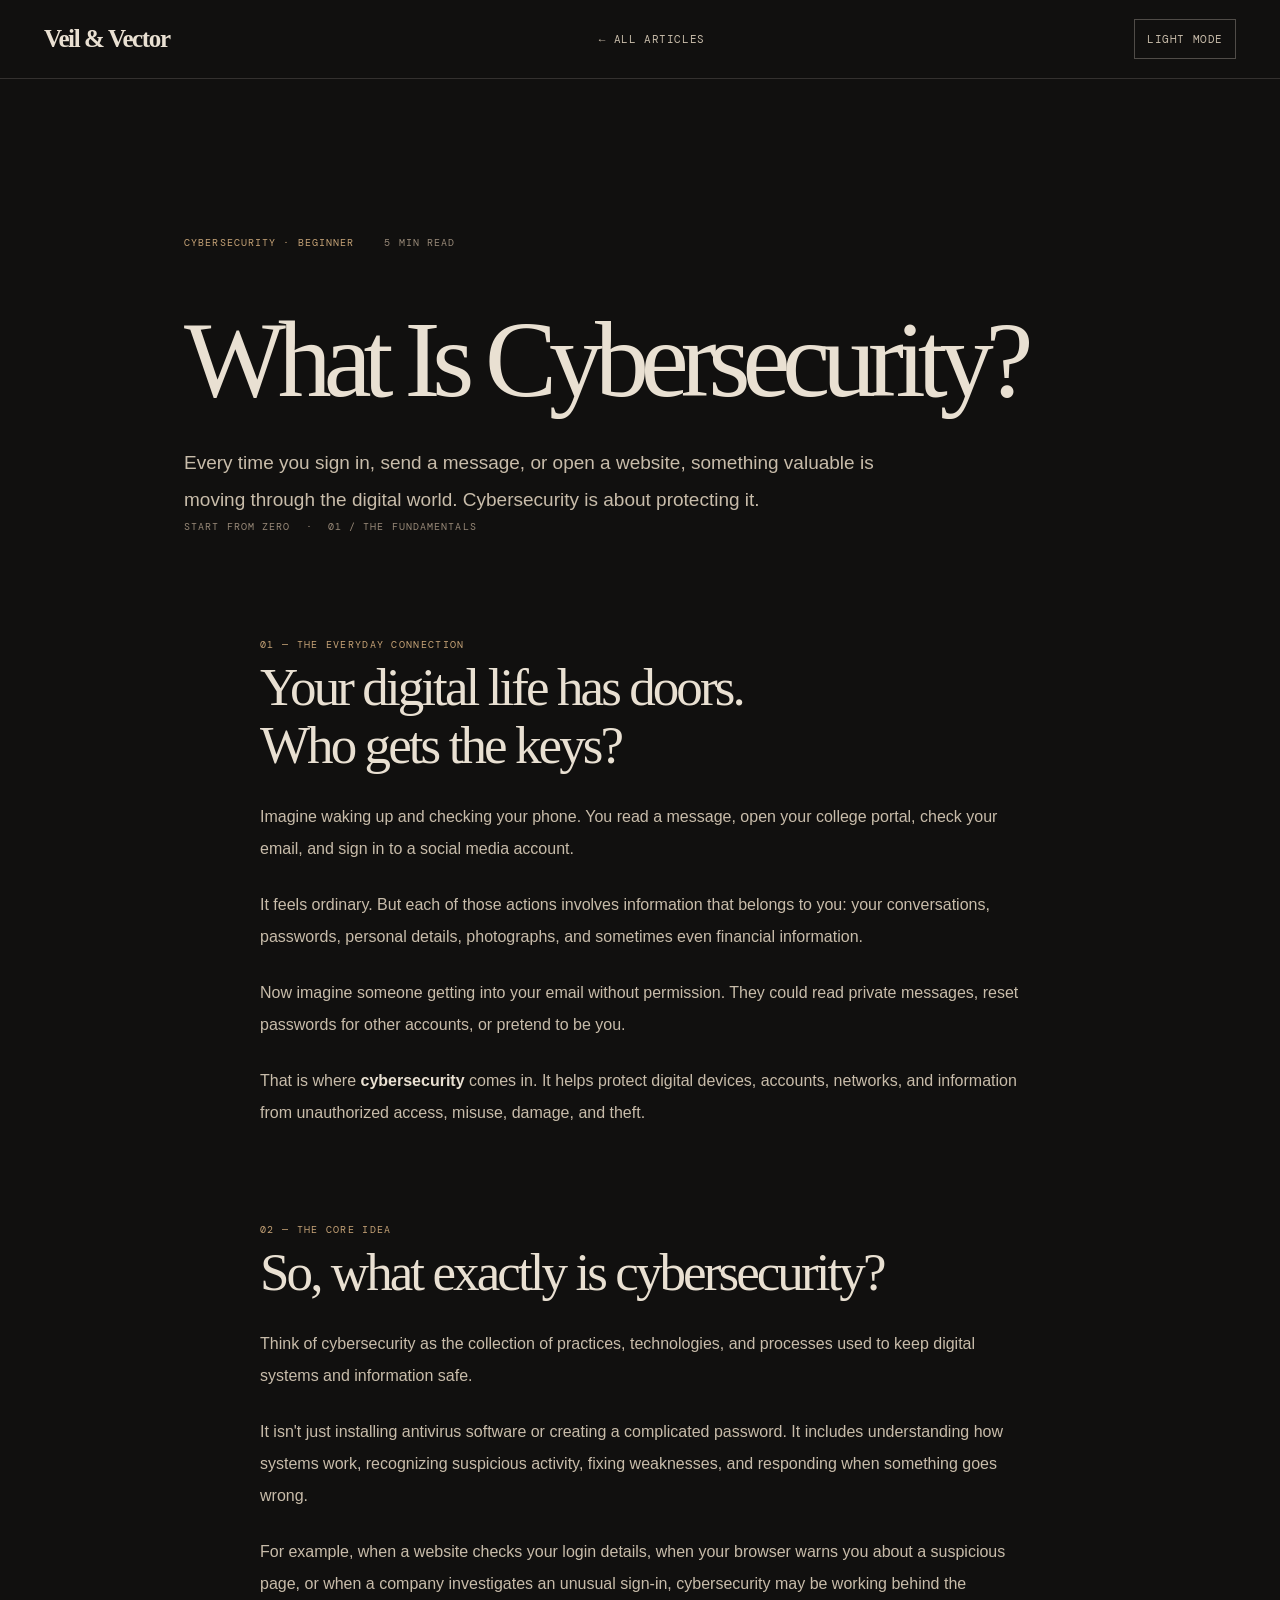
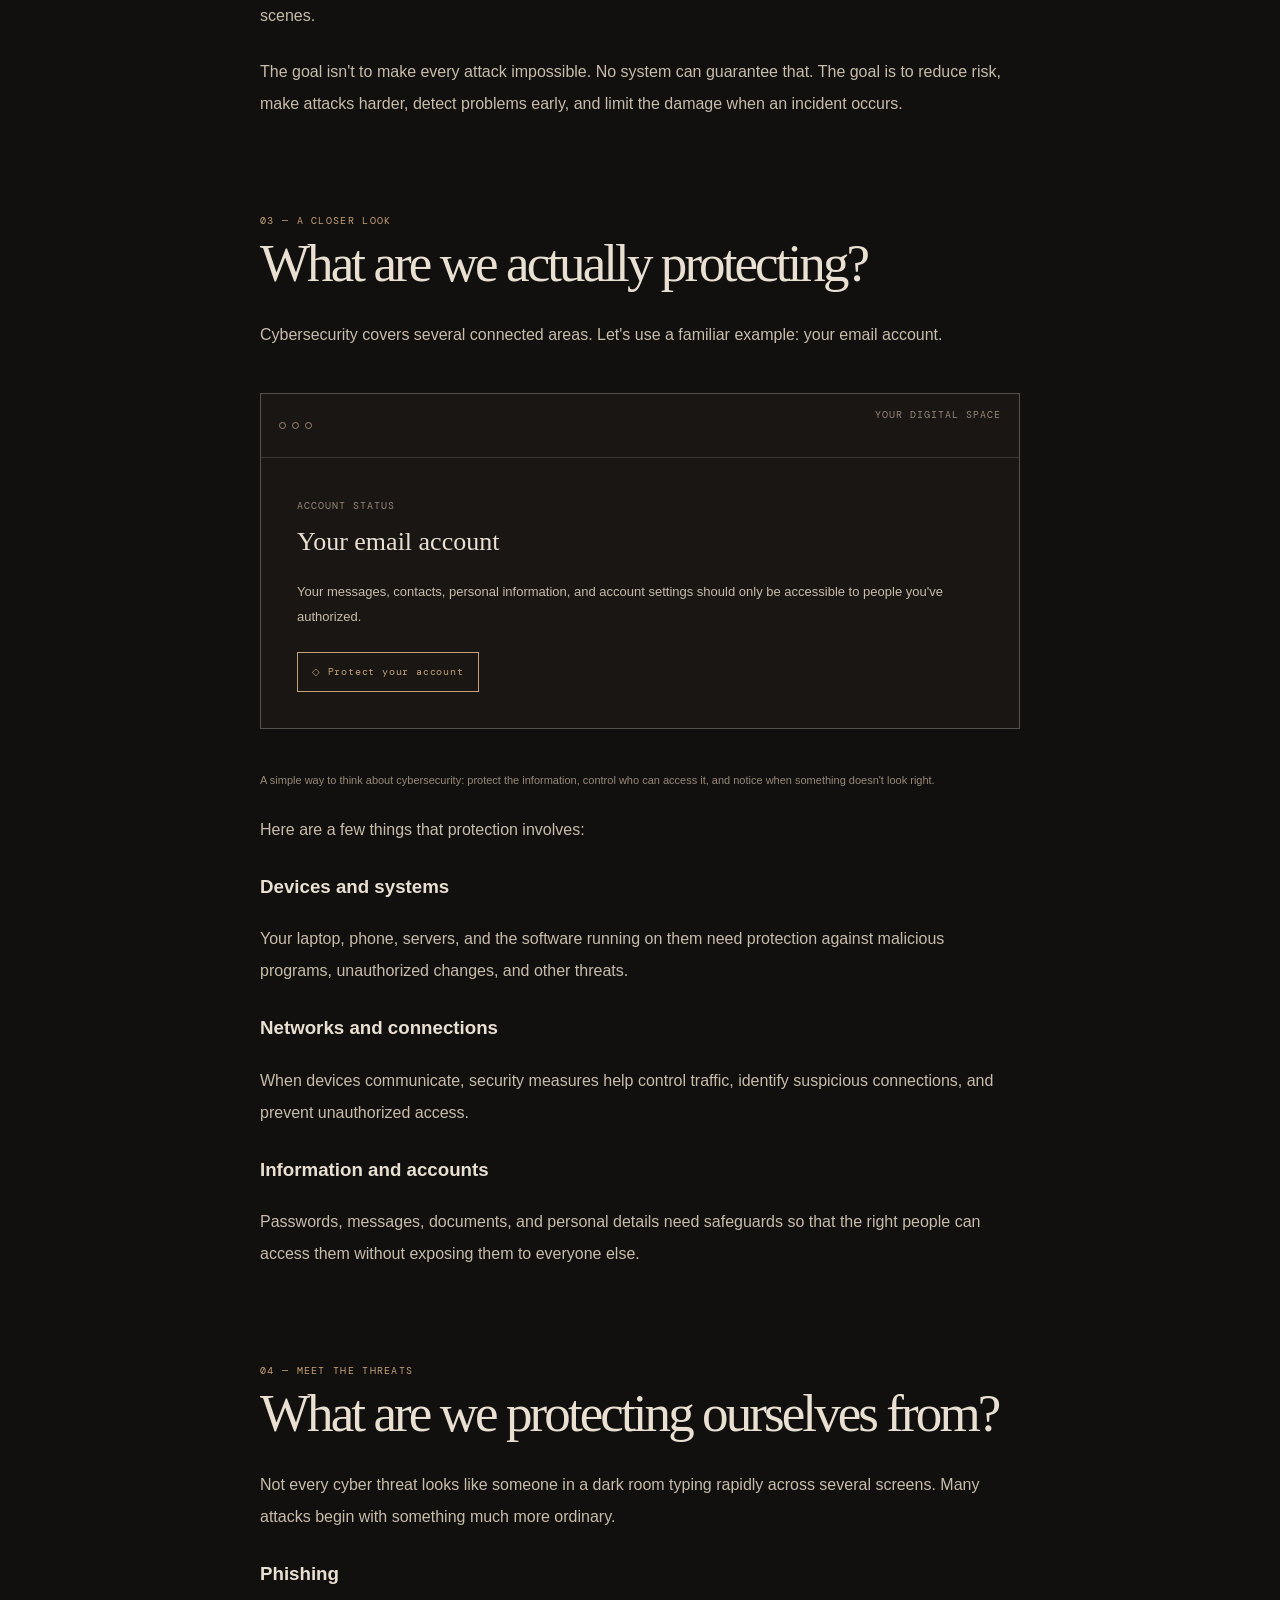
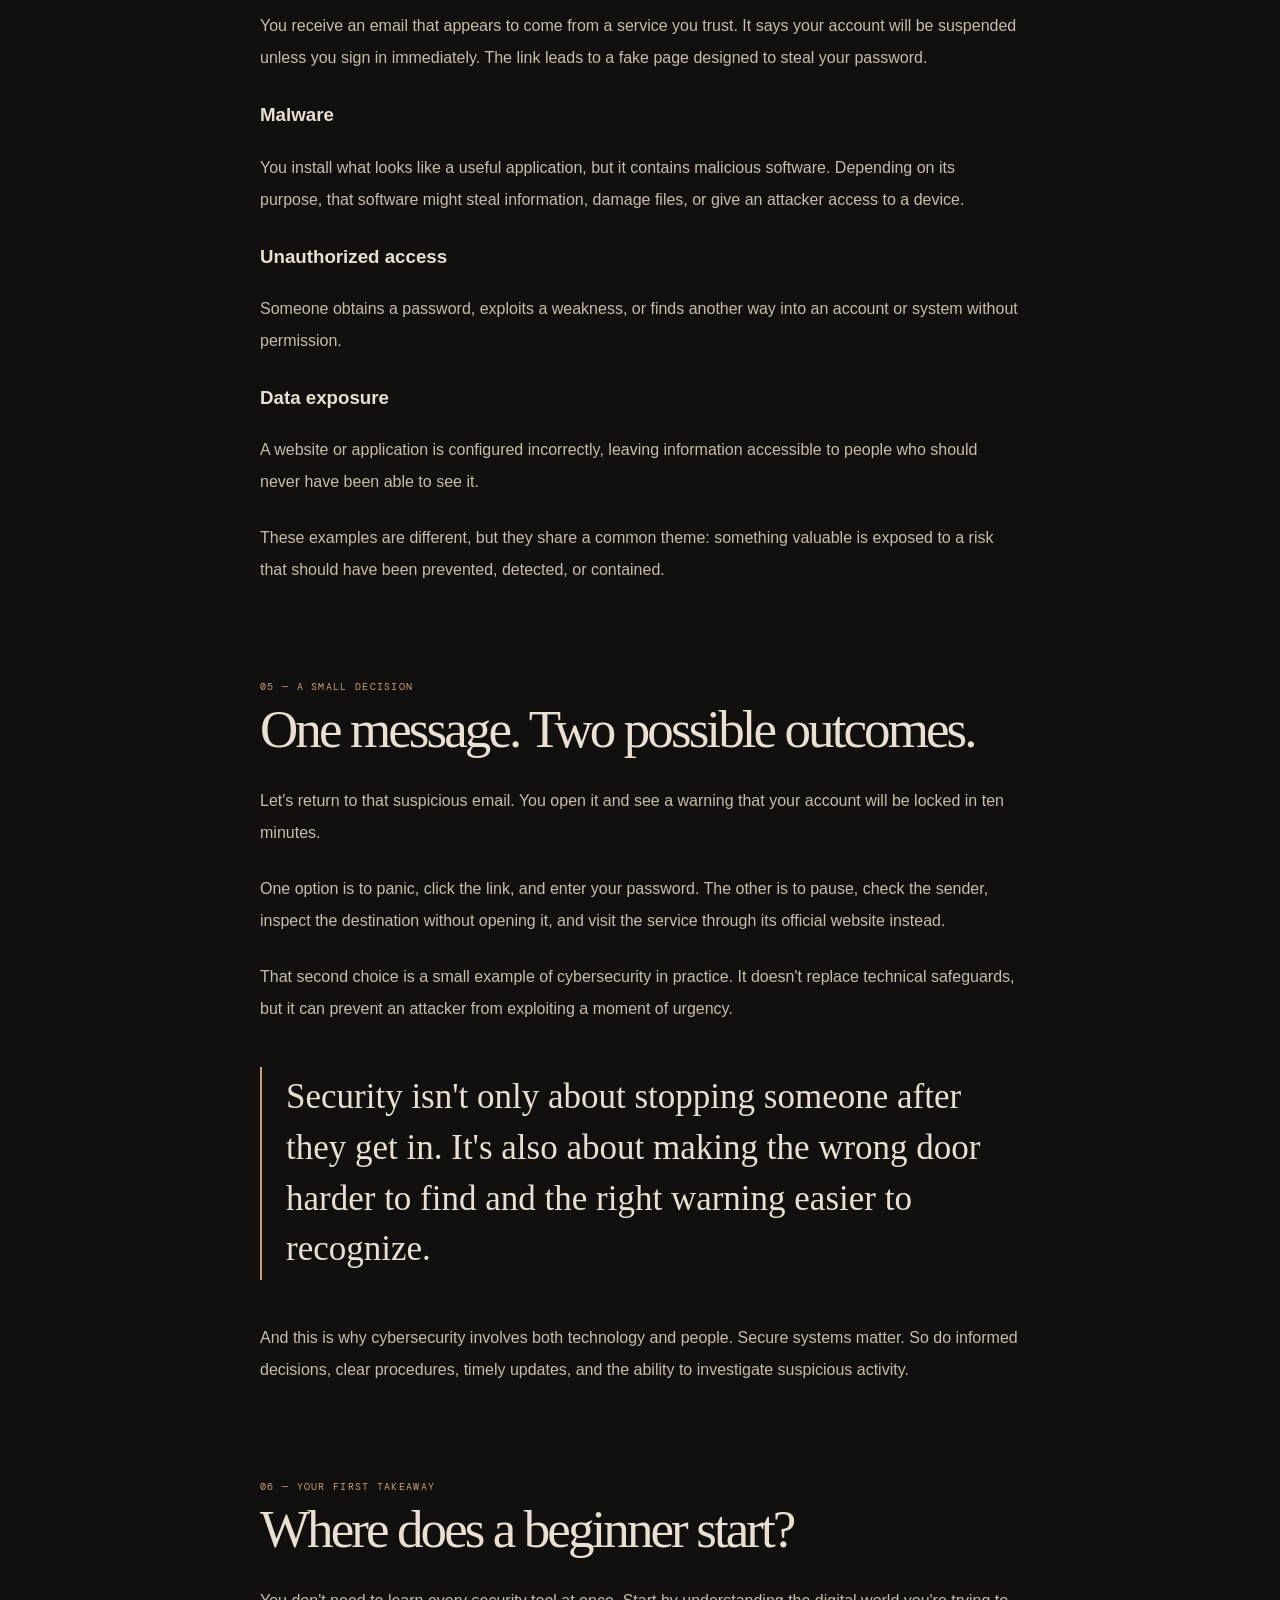
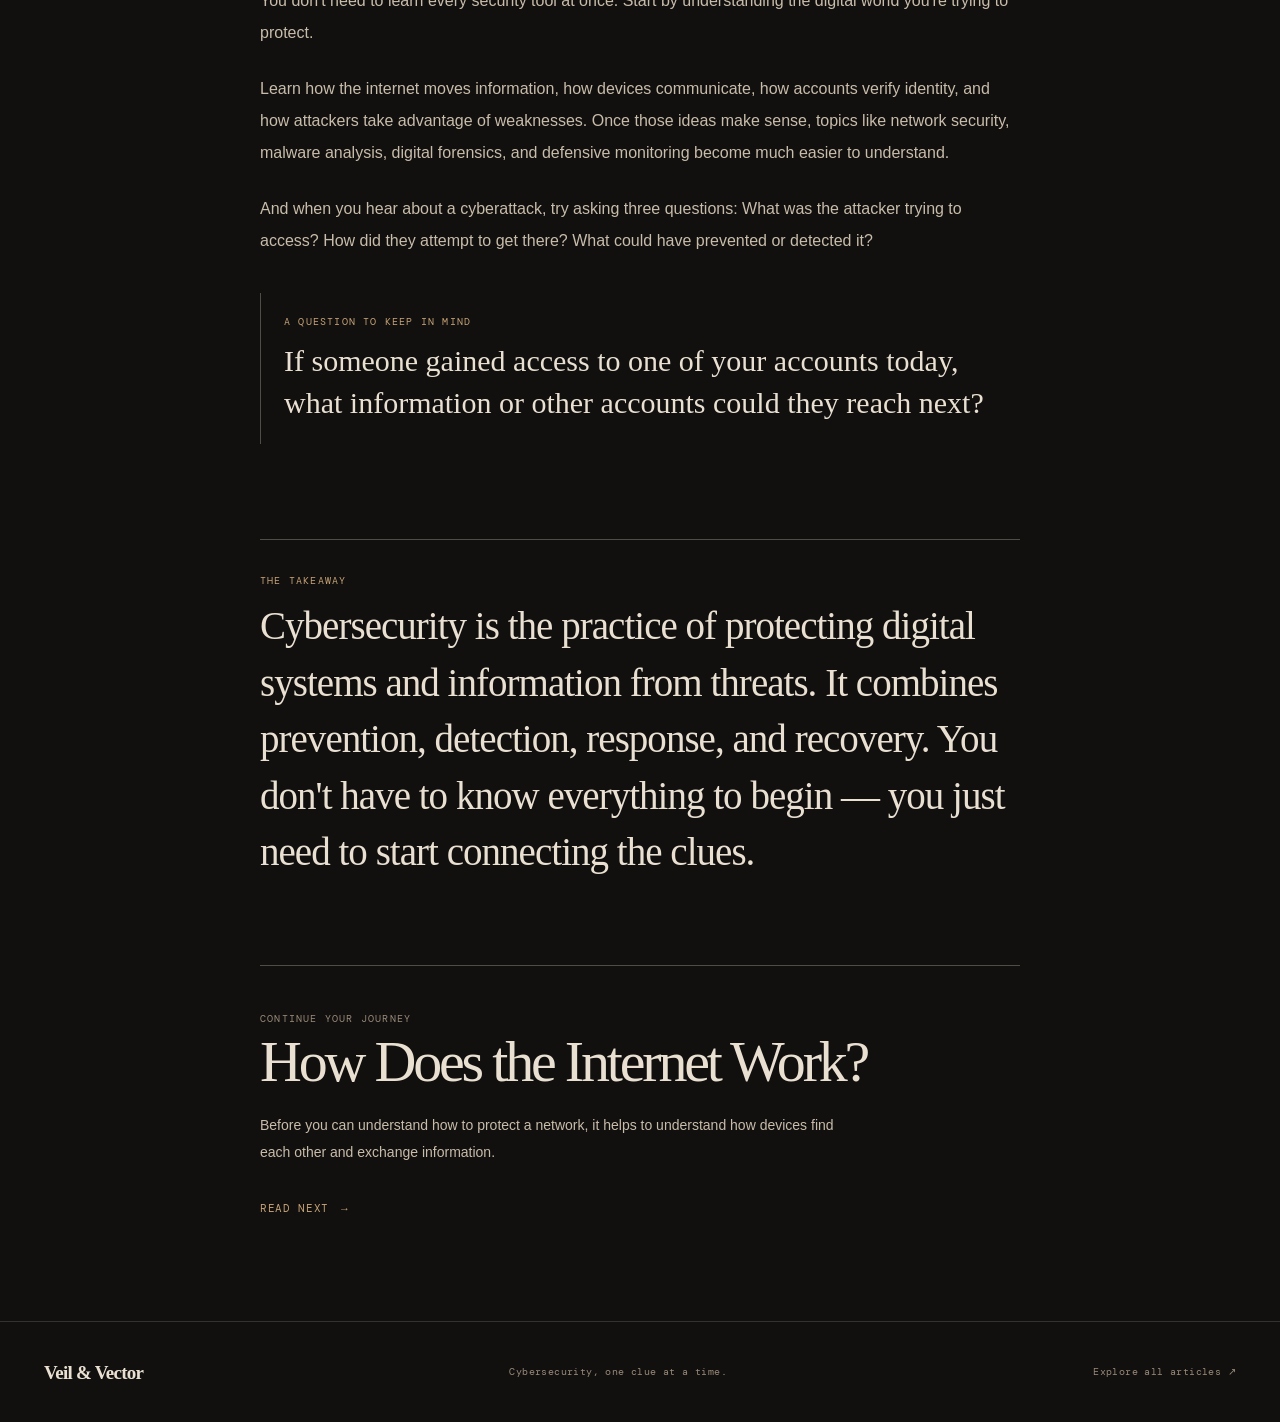
<file: articles/what-is-cybersecurity.html>
<!DOCTYPE html>
<html lang="en" data-theme="dark">
<head>
  <meta charset="UTF-8">
  <meta name="viewport" content="width=device-width, initial-scale=1.0">

  <title>What Is Cybersecurity? A Beginner's Guide | Veil &amp; Vector</title>
  <meta
    name="description"
    content="What is cybersecurity, and why does it matter? Explore the basics of protecting devices, accounts, networks, and information in this beginner-friendly guide."
  >
  <meta name="author" content="Veil &amp; Vector">
  <meta name="theme-color" content="#11100f">
  <meta name="robots" content="index, follow">
  <link rel="canonical" href="https://veilvector.github.io/articles/what-is-cybersecurity.html">

  <link rel="preconnect" href="https://fonts.googleapis.com">
  <link rel="preconnect" href="https://fonts.gstatic.com" crossorigin>

  <link
    href="https://fonts.googleapis.com/css2?family=DM+Mono:wght@400;500&family=DM+Sans:wght@400;500;600;700&family=Playfair+Display:wght@500;600;700&display=swap"
    rel="stylesheet"
  >

  <!-- Shared styles for all article pages -->
  <link rel="stylesheet" href="../article.css">
</head>

<body>

  <!-- Header -->
  <header class="site-header">
    <div class="nav-inner">

      <a class="brand" href="../index.html" aria-label="Veil and Vector homepage">
       
        <span>Veil &amp; Vector</span>
      </a>

      <a class="back-link" href="../index.html#articles">
        <span aria-hidden="true">←</span> All articles
      </a>

      <button
        class="theme-toggle"
        id="theme-toggle"
        type="button"
        aria-label="Switch to light theme"
        title="Toggle light and dark themes"
      >
        <span class="theme-icon" aria-hidden="true">☼</span>
        <span class="theme-text">Light</span>
      </button>

    </div>
  </header>

  <!-- Reading progress -->
  <div class="progress-track" aria-hidden="true">
    <div class="progress" id="progress"></div>
  </div>

  <main>

    <!-- Article introduction -->
    <header class="article-header">

      <div class="article-meta">
        <span class="category">Cybersecurity · Beginner</span>
        <span class="article-rule" aria-hidden="true"></span>
        <span>5 min read</span>
      </div>

      <h1>What Is Cybersecurity?</h1>

      <p class="article-intro">
        Every time you sign in, send a message, or open a website,
        something valuable is moving through the digital world.
        Cybersecurity is about protecting it.
      </p>

      <div class="article-meta">
        <span>Start From Zero</span>
        <span aria-hidden="true">·</span>
        <span>01 / The Fundamentals</span>
      </div>

    </header>

    <article>

      <!-- Section 1 -->
      <section class="story-section reveal">
        <span class="section-index">01 — The everyday connection</span>

        <h2>Your digital life has doors. Who gets the keys?</h2>

        <p>
          Imagine waking up and checking your phone. You read a message,
          open your college portal, check your email, and sign in to a
          social media account.
        </p>

        <p>
          It feels ordinary. But each of those actions involves information
          that belongs to you: your conversations, passwords, personal
          details, photographs, and sometimes even financial information.
        </p>

        <p>
          Now imagine someone getting into your email without permission.
          They could read private messages, reset passwords for other
          accounts, or pretend to be you.
        </p>

        <p>
          That is where <strong>cybersecurity</strong> comes in.
          It helps protect digital devices, accounts, networks, and
          information from unauthorized access, misuse, damage, and theft.
        </p>
      </section>

      <!-- Section 2 -->
      <section class="story-section reveal">
        <span class="section-index">02 — The core idea</span>

        <h2>So, what exactly is cybersecurity?</h2>

        <p>
          Think of cybersecurity as the collection of practices, technologies,
          and processes used to keep digital systems and information safe.
        </p>

        <p>
          It isn't just installing antivirus software or creating a complicated
          password. It includes understanding how systems work, recognizing
          suspicious activity, fixing weaknesses, and responding when something
          goes wrong.
        </p>

        <p>
          For example, when a website checks your login details, when your
          browser warns you about a suspicious page, or when a company
          investigates an unusual sign-in, cybersecurity may be working
          behind the scenes.
        </p>

        <p>
          The goal isn't to make every attack impossible. No system can
          guarantee that. The goal is to reduce risk, make attacks harder,
          detect problems early, and limit the damage when an incident occurs.
        </p>
      </section>

      <!-- Section 3 -->
      <section class="story-section reveal">
        <span class="section-index">03 — A closer look</span>

        <h2>What are we actually protecting?</h2>

        <p>
          Cybersecurity covers several connected areas. Let's use a familiar
          example: your email account.
        </p>

        <div class="email-visual" role="img" aria-label="Illustration of an email account showing a private message and a suspicious login warning">

          <div class="email-top">
            <div class="email-dots" aria-hidden="true">
              <span></span>
              <span></span>
              <span></span>
            </div>
            <span class="email-caption">YOUR DIGITAL SPACE</span>
          </div>

          <div class="email-body">

            <div class="email-from">
              <span class="email-caption">ACCOUNT STATUS</span>
              <span class="status-indicator" aria-hidden="true"></span>
            </div>

            <div class="email-subject">
              Your email account
            </div>

            <div class="email-message">
              Your messages, contacts, personal information, and account
              settings should only be accessible to people you've authorized.
            </div>

            <div class="fake-button">
              <span aria-hidden="true">◇</span>
              Protect your account
            </div>

          </div>
        </div>

        <p class="visual-note">
          A simple way to think about cybersecurity: protect the information,
          control who can access it, and notice when something doesn't look right.
        </p>

        <p>Here are a few things that protection involves:</p>

        <h3>Devices and systems</h3>
        <p>
          Your laptop, phone, servers, and the software running on them need
          protection against malicious programs, unauthorized changes, and
          other threats.
        </p>

        <h3>Networks and connections</h3>
        <p>
          When devices communicate, security measures help control traffic,
          identify suspicious connections, and prevent unauthorized access.
        </p>

        <h3>Information and accounts</h3>
        <p>
          Passwords, messages, documents, and personal details need safeguards
          so that the right people can access them without exposing them to
          everyone else.
        </p>
      </section>

      <!-- Section 4 -->
      <section class="story-section reveal">
        <span class="section-index">04 — Meet the threats</span>

        <h2>What are we protecting ourselves from?</h2>

        <p>
          Not every cyber threat looks like someone in a dark room typing
          rapidly across several screens. Many attacks begin with something
          much more ordinary.
        </p>

        <h3>Phishing</h3>
        <p>
          You receive an email that appears to come from a service you trust.
          It says your account will be suspended unless you sign in immediately.
          The link leads to a fake page designed to steal your password.
        </p>

        <h3>Malware</h3>
        <p>
          You install what looks like a useful application, but it contains
          malicious software. Depending on its purpose, that software might
          steal information, damage files, or give an attacker access to a device.
        </p>

        <h3>Unauthorized access</h3>
        <p>
          Someone obtains a password, exploits a weakness, or finds another
          way into an account or system without permission.
        </p>

        <h3>Data exposure</h3>
        <p>
          A website or application is configured incorrectly, leaving
          information accessible to people who should never have been able
          to see it.
        </p>

        <p>
          These examples are different, but they share a common theme:
          something valuable is exposed to a risk that should have been
          prevented, detected, or contained.
        </p>
      </section>

      <!-- Section 5 -->
      <section class="story-section reveal">
        <span class="section-index">05 — A small decision</span>

        <h2>One message. Two possible outcomes.</h2>

        <p>
          Let's return to that suspicious email. You open it and see a warning
          that your account will be locked in ten minutes.
        </p>

        <p>
          One option is to panic, click the link, and enter your password.
          The other is to pause, check the sender, inspect the destination
          without opening it, and visit the service through its official
          website instead.
        </p>

        <p>
          That second choice is a small example of cybersecurity in practice.
          It doesn't replace technical safeguards, but it can prevent an
          attacker from exploiting a moment of urgency.
        </p>

        <blockquote>
          Security isn't only about stopping someone after they get in.
          It's also about making the wrong door harder to find and the right
          warning easier to recognize.
        </blockquote>

        <p>
          And this is why cybersecurity involves both technology and people.
          Secure systems matter. So do informed decisions, clear procedures,
          timely updates, and the ability to investigate suspicious activity.
        </p>
      </section>

      <!-- Section 6 -->
      <section class="story-section reveal">
        <span class="section-index">06 — Your first takeaway</span>

        <h2>Where does a beginner start?</h2>

        <p>
          You don't need to learn every security tool at once. Start by
          understanding the digital world you're trying to protect.
        </p>

        <p>
          Learn how the internet moves information, how devices communicate,
          how accounts verify identity, and how attackers take advantage of
          weaknesses. Once those ideas make sense, topics like network
          security, malware analysis, digital forensics, and defensive
          monitoring become much easier to understand.
        </p>

        <p>
          And when you hear about a cyberattack, try asking three questions:
          What was the attacker trying to access? How did they attempt to
          get there? What could have prevented or detected it?
        </p>

        <div class="question">
          <span class="question-label">A question to keep in mind</span>
          <p>
            If someone gained access to one of your accounts today, what
            information or other accounts could they reach next?
          </p>
        </div>

        <div class="takeaway">
          <span class="takeaway-label">The takeaway</span>
          <p>
            Cybersecurity is the practice of protecting digital systems and
            information from threats. It combines prevention, detection,
            response, and recovery. You don't have to know everything to
            begin — you just need to start connecting the clues.
          </p>
        </div>
      </section>

    </article>

    <!-- Next article -->
    <section class="next-article reveal">
      <div class="next-inner">

        <div>
          <span class="next-label">Continue your journey</span>

          <h2 class="next-title">
            How Does the Internet Work?
          </h2>

          <p class="next-description">
            Before you can understand how to protect a network, it helps
            to understand how devices find each other and exchange information.
          </p>
        </div>

        <a
          class="next-link"
          href="how-does-the-internet-work.html"
          aria-label="Read How Does the Internet Work?"
        >
          Read next <span aria-hidden="true">→</span>
        </a>

      </div>
    </section>

  </main>

  <!-- Footer -->
  <footer class="site-footer">
    <div class="footer-inner">

      <a class="footer-brand" href="../index.html">
        Veil &amp; Vector
      </a>

      <p>
        Cybersecurity, one clue at a time.
      </p>

      <a href="../index.html#articles">
        Explore all articles <span aria-hidden="true">↗</span>
      </a>

    </div>
  </footer>

  <!-- Shared theme and reading-progress behaviour -->
  <script src="../article.js" defer></script>

</body>
</html>
</file>
<file: style.css>
/* =========================================================
   VEIL & VECTOR
   Editorial cyber-future / retro-magazine
   Dark by default · Aged-paper light mode
   ========================================================= */

/* 1. DESIGN TOKENS */

:root {
  color-scheme: dark;

  --page-width: 1320px;
  --page-gutter: clamp(22px, 5vw, 68px);
  --section-space: clamp(76px, 8vw, 112px);

  --bg: #11100f;
  --bg-soft: #171513;
  --bg-raised: #1d1916;
  --surface: #231e19;

  --text: #e9e0d2;
  --text-soft: #c3b7a7;
  --muted: #968878;

  --accent: #c5a276;
  --accent-strong: #dfbd8b;
  --accent-faint: rgba(197, 162, 118, 0.09);

  --line: rgba(233, 224, 210, 0.14);
  --line-strong: rgba(233, 224, 210, 0.27);

  --serif: Georgia, "Times New Roman", serif;
  --sans: "Inter", "Helvetica Neue", Arial, sans-serif;
  --mono: "DM Mono", "Courier New", monospace;

  --body-size: 16px;
  --body-leading: 1.8;
  --transition: 200ms ease;
}

/* 2. AGED-PAPER LIGHT MODE */

html[data-theme="light"],
body[data-theme="light"],
html.light,
body.light {
  color-scheme: light;

  --bg: #e9dfcc;
  --bg-soft: #e1d5c0;
  --bg-raised: #f0e7d6;
  --surface: #ded0b9;

  --text: #28231e;
  --text-soft: #50463b;
  --muted: #796b59;

  --accent: #855b3d;
  --accent-strong: #68452f;
  --accent-faint: rgba(133, 91, 61, 0.08);

  --line: rgba(40, 35, 30, 0.15);
  --line-strong: rgba(40, 35, 30, 0.28);
}

/* 3. RESET */

*,
*::before,
*::after {
  box-sizing: border-box;
}

html {
  width: 100%;
  min-width: 320px;
  margin: 0;
  scroll-behavior: smooth;
  scroll-padding-top: 100px;
  background: var(--bg);
}

body {
  width: 100%;
  min-width: 320px;
  margin: 0;
  overflow-x: hidden;
  background: var(--bg);
  color: var(--text);
  font-family: var(--sans);
  font-size: var(--body-size);
  font-weight: 400;
  line-height: var(--body-leading);
  -webkit-font-smoothing: antialiased;
  text-rendering: optimizeLegibility;
  transition: background-color var(--transition), color var(--transition);
}

img,
svg,
video,
canvas {
  display: block;
  max-width: 100%;
}

img {
  height: auto;
}

button,
input,
select,
textarea {
  font: inherit;
}

button {
  color: inherit;
}

a {
  color: inherit;
  text-decoration: none;
}

button,
a,
input,
select,
textarea {
  -webkit-tap-highlight-color: transparent;
}

button:focus-visible,
a:focus-visible,
input:focus-visible,
select:focus-visible,
textarea:focus-visible {
  outline: 2px solid var(--accent-strong);
  outline-offset: 4px;
}

::selection {
  background: var(--accent);
  color: var(--bg);
}

[hidden] {
  display: none !important;
}

/* 4. SHARED PAGE WIDTH */

.nav-wrap,
.hero,
.section,
.mobile-nav,
.site-footer > * {
  width: 100%;
  max-width: var(--page-width);
  margin-right: auto;
  margin-left: auto;
  padding-right: var(--page-gutter);
  padding-left: var(--page-gutter);
}

.nav-wrap,
.hero,
.section {
  position: relative;
}

main {
  width: 100%;
}

p {
  overflow-wrap: break-word;
}

hr {
  height: 1px;
  margin: 30px 0;
  border: 0;
  background: var(--line);
}

small,
.small-text {
  color: var(--muted);
  font-size: 12px;
}

/* 5. HEADER & NAVIGATION */

.site-header {
  position: relative;
  z-index: 20;
  width: 100%;
  border-bottom: 1px solid var(--line);
  background: var(--bg);
}

.nav-wrap {
  display: flex;
  align-items: center;
  justify-content: space-between;
  gap: 30px;
  min-height: 82px;
  padding-top: 16px;
  padding-bottom: 16px;
}

.brand,
.site-brand,
.logo {
  display: inline-flex;
  align-items: center;
  flex-shrink: 0;
  gap: 11px;
  color: var(--text);
  font-family: var(--serif);
  font-size: clamp(19px, 1.8vw, 24px);
  font-weight: 700;
  letter-spacing: -0.045em;
  line-height: 1.2;
}

.brand-mark,
.logo-mark {
  width: 29px;
  height: 29px;
  flex-shrink: 0;
}

.nav-links,
.nav-actions {
  display: flex;
  align-items: center;
  justify-content: flex-end;
  gap: clamp(16px, 2.4vw, 32px);
}

.nav-links a,
.nav-actions a {
  color: var(--text-soft);
  font-family: var(--mono);
  font-size: 11px;
  letter-spacing: 0.055em;
  text-transform: uppercase;
  transition: color var(--transition);
}

.nav-links a:hover,
.nav-actions a:hover,
.nav-links a[aria-current="page"] {
  color: var(--accent-strong);
}

.theme-toggle,
.menu-toggle,
.mobile-menu-toggle {
  display: inline-flex;
  align-items: center;
  justify-content: center;
  gap: 8px;
  min-width: 42px;
  min-height: 42px;
  padding: 9px 12px;
  border: 1px solid var(--line);
  border-radius: 0;
  background: transparent;
  color: var(--text);
  cursor: pointer;
  transition: border-color var(--transition), background-color var(--transition);
}

.theme-toggle:hover,
.menu-toggle:hover,
.mobile-menu-toggle:hover {
  border-color: var(--accent);
  background: var(--accent-faint);
}

.menu-toggle,
.mobile-menu-toggle {
  display: none;
}

.mobile-nav {
  display: none;
}

/* 6. HERO */

.hero {
  padding-top: clamp(72px, 8vw, 112px);
  padding-bottom: 32px;
}

.hero-grid {
  display: grid;
  grid-template-columns: minmax(0, 1.04fr) minmax(0, 0.96fr);
  align-items: center;
  gap: clamp(38px, 6vw, 82px);
}

.hero-copy {
  min-width: 0;
  padding: 8px 0;
}

.eyebrow,
.section-label,
.kicker {
  margin: 0 0 20px;
  color: var(--accent-strong);
  font-family: var(--mono);
  font-size: 10px;
  font-weight: 400;
  letter-spacing: 0.15em;
  line-height: 1.8;
  text-transform: uppercase;
}

.hero h1 {
  max-width: 700px;
  margin: 0;
  color: var(--text);
  font-family: var(--serif);
  font-size: clamp(48px, 6.1vw, 84px);
  font-weight: 400;
  letter-spacing: -0.06em;
  line-height: 1.02;
  text-wrap: balance;
}

.hero h1 em,
.hero h1 i {
  color: var(--accent-strong);
  font-weight: 400;
}

.hero-description {
  max-width: 510px;
  margin: 25px 0 0;
  color: var(--text-soft);
  font-size: clamp(14px, 1.15vw, 16px);
  line-height: 1.95;
}

.hero-actions {
  display: flex;
  flex-wrap: wrap;
  align-items: center;
  gap: 12px 22px;
  margin-top: 30px;
}

.button,
.button-primary,
.button-secondary,
.text-link {
  display: inline-flex;
  align-items: center;
  justify-content: center;
  gap: 10px;
  min-height: 46px;
  padding: 11px 16px;
  border: 1px solid var(--line-strong);
  border-radius: 0;
  background: transparent;
  color: var(--text);
  font-family: var(--mono);
  font-size: 10px;
  letter-spacing: 0.06em;
  line-height: 1.6;
  text-transform: uppercase;
  cursor: pointer;
  transition: background-color var(--transition), border-color var(--transition), color var(--transition);
}

.button:hover,
.button-secondary:hover {
  border-color: var(--accent);
  background: var(--accent-faint);
}

.button-primary {
  border-color: var(--accent);
  background: var(--accent);
  color: #17120e;
}

.button-primary:hover {
  border-color: var(--accent-strong);
  background: var(--accent-strong);
}

.text-link {
  min-height: 0;
  padding: 8px 0;
  border-color: transparent;
  color: var(--accent-strong);
}

.text-link:hover {
  color: var(--text);
}

.hero-art,
.hero-visual,
.hero-illustration {
  position: relative;
  width: 100%;
  min-width: 0;
  align-self: center;
}

.hero-art svg,
.hero-visual svg,
.hero-illustration svg {
  width: 100%;
  height: auto;
}

.hero-art img,
.hero-visual img,
.hero-illustration img {
  width: 100%;
  object-fit: contain;
}

.hero-rule {
  display: flex;
  align-items: center;
  justify-content: space-between;
  gap: 18px 28px;
  margin-top: clamp(44px, 6vw, 72px);
  padding: 18px 0 10px;
  border-top: 1px solid var(--line);
  color: var(--muted);
  font-family: var(--mono);
  font-size: 9px;
  letter-spacing: 0.09em;
  line-height: 1.8;
  text-transform: uppercase;
}

.hero-rule > * {
  min-width: 0;
}

/* 7. SECTION HEADINGS */

.section {
  padding-top: var(--section-space);
  padding-bottom: var(--section-space);
}

.section + .section {
  padding-top: 0;
}

.section-heading {
  display: flex;
  align-items: flex-end;
  justify-content: space-between;
  gap: 24px 48px;
  margin: 0 0 clamp(30px, 4vw, 48px);
}

.section-heading > * {
  min-width: 0;
}

.section-heading .eyebrow,
.section-heading .section-label {
  margin-bottom: 14px;
}

.section-heading h2,
.manifesto-copy h2 {
  margin: 0;
  color: var(--text);
  font-family: var(--serif);
  font-size: clamp(34px, 4vw, 54px);
  font-weight: 400;
  letter-spacing: -0.045em;
  line-height: 1.12;
  text-wrap: balance;
}

.section-intro {
  max-width: 410px;
  margin: 0 0 3px;
  color: var(--text-soft);
  font-size: 13px;
  line-height: 1.95;
}

.section-number {
  color: var(--accent);
  font-family: var(--mono);
  font-size: 11px;
  letter-spacing: 0.08em;
}

/* 8. ARTICLE ARCHIVE */

.archive-tools {
  display: flex;
  align-items: center;
  justify-content: space-between;
  flex-wrap: wrap;
  gap: 12px 20px;
  margin: 0 0 18px;
  padding: 13px 0;
  border-top: 1px solid var(--line);
  border-bottom: 1px solid var(--line);
}

.archive-count,
.archive-filter-label,
.archive-tools label {
  color: var(--muted);
  font-family: var(--mono);
  font-size: 10px;
  letter-spacing: 0.07em;
  line-height: 1.8;
  text-transform: uppercase;
}

.archive-tools select,
.archive-tools input,
.archive-search {
  width: auto;
  max-width: 100%;
  min-height: 40px;
  padding: 8px 11px;
  border: 1px solid var(--line);
  border-radius: 0;
  background: var(--bg-soft);
  color: var(--text);
}

.archive-tools input::placeholder,
.archive-search::placeholder {
  color: var(--muted);
}

.archive-tools select:focus-visible,
.archive-tools input:focus-visible,
.archive-search:focus-visible {
  border-color: var(--accent);
}

.archive-list {
  width: 100%;
  margin: 0;
  padding: 0;
  border-top: 1px solid var(--line);
  list-style: none;
}

.archive-row {
  display: grid;
  grid-template-columns: 42px minmax(0, 1fr) 24px;
  align-items: start;
  gap: clamp(18px, 2.8vw, 36px);
  width: 100%;
  margin: 0;
  padding: 29px 10px;
  border-bottom: 1px solid var(--line);
  transition: background-color var(--transition), border-color var(--transition);
}

.archive-row:hover {
  border-bottom-color: var(--line-strong);
  background: var(--accent-faint);
}

.article-index,
.archive-row .index,
.article-number {
  padding-top: 5px;
  color: var(--accent);
  font-family: var(--mono);
  font-size: 10px;
  letter-spacing: 0.07em;
}

.article-copy {
  display: flex;
  flex-direction: column;
  align-items: flex-start;
  gap: 10px;
  min-width: 0;
  padding: 0;
}

.article-category,
.article-meta,
.article-date {
  color: var(--muted);
  font-family: var(--mono);
  font-size: 9px;
  letter-spacing: 0.08em;
  line-height: 1.8;
  text-transform: uppercase;
}

.article-copy strong,
.article-title {
  display: block;
  max-width: 800px;
  margin: 0;
  color: var(--text);
  font-family: var(--serif);
  font-size: clamp(23px, 2.3vw, 32px);
  font-weight: 400;
  letter-spacing: -0.03em;
  line-height: 1.3;
  transition: color var(--transition);
}

.archive-row:hover .article-copy strong,
.archive-row:hover .article-title {
  color: var(--accent-strong);
}

.article-description {
  max-width: 680px;
  margin: 0;
  color: var(--text-soft);
  font-size: 13px;
  line-height: 1.9;
}

.article-arrow,
.archive-row .arrow {
  align-self: center;
  padding: 5px 0;
  color: var(--accent);
  font-size: 19px;
  transition: color var(--transition), transform var(--transition);
}

.archive-row:hover .article-arrow,
.archive-row:hover .arrow {
  color: var(--accent-strong);
  transform: translateX(3px);
}

.archive-note {
  margin: 22px 0 0;
  color: var(--muted);
  font-size: 12px;
  line-height: 1.9;
}

/* 9. LEARNING PATHS */

.path-list {
  width: 100%;
  margin: 0;
  padding: 0;
  border-top: 1px solid var(--line);
  list-style: none;
}

.path-row {
  display: grid;
  grid-template-columns: minmax(0, 1fr) 24px;
  align-items: center;
  gap: 20px 32px;
  width: 100%;
  margin: 0;
  padding: 25px 14px;
  border-bottom: 1px solid var(--line);
  transition: background-color var(--transition), border-color var(--transition);
}

.path-row:hover {
  border-bottom-color: var(--line-strong);
  background: var(--accent-faint);
}

.path-main {
  display: flex;
  flex-direction: column;
  align-items: flex-start;
  gap: 8px;
  min-width: 0;
}

.path-number,
.path-level,
.path-meta {
  color: var(--accent);
  font-family: var(--mono);
  font-size: 9px;
  letter-spacing: 0.09em;
  line-height: 1.8;
  text-transform: uppercase;
}

.path-main strong {
  color: var(--text);
  font-family: var(--serif);
  font-size: clamp(22px, 2.3vw, 31px);
  font-weight: 400;
  letter-spacing: -0.03em;
  line-height: 1.35;
  transition: color var(--transition);
}

.path-main > span:not(.path-number):not(.path-level):not(.path-meta) {
  max-width: 680px;
  color: var(--text-soft);
  font-size: 12px;
  line-height: 1.9;
}

.path-row:hover .path-main strong {
  color: var(--accent-strong);
}

.path-arrow {
  color: var(--accent);
  font-size: 19px;
  transition: color var(--transition), transform var(--transition);
}

.path-row:hover .path-arrow {
  color: var(--accent-strong);
  transform: translateX(3px);
}

/* 10. ABOUT / MANIFESTO */

.manifesto-grid {
  display: grid;
  grid-template-columns: minmax(0, 0.9fr) minmax(0, 1.1fr);
  align-items: start;
  gap: clamp(38px, 7vw, 90px);
  margin: 0;
  padding: clamp(42px, 6vw, 76px) 0;
  border-top: 1px solid var(--line);
  border-bottom: 1px solid var(--line);
}

.manifesto-copy {
  min-width: 0;
}

.manifesto-copy h2 {
  margin: 0 0 22px;
}

.manifesto-copy p:not(.eyebrow) {
  margin: 0 0 17px;
  color: var(--text-soft);
  font-size: 14px;
  line-height: 1.95;
}

.manifesto-copy p:last-child {
  margin-bottom: 0;
}

.manifesto-aside,
.manifesto-note {
  min-width: 0;
  padding-top: 5px;
  color: var(--text-soft);
  font-family: var(--serif);
  font-size: clamp(21px, 2.5vw, 32px);
  line-height: 1.5;
}

.manifesto-aside p,
.manifesto-note p {
  margin: 0;
}

.manifesto-aside em,
.manifesto-note em {
  color: var(--accent-strong);
  font-weight: 400;
}

/* 11. FOOTER */

.site-footer {
  width: 100%;
  border-top: 1px solid var(--line);
}

.footer-top {
  display: flex;
  align-items: center;
  justify-content: space-between;
  gap: 24px;
  min-height: 98px;
  padding-top: 22px;
  padding-bottom: 22px;
}

.footer-brand {
  color: var(--text);
  font-family: var(--serif);
  font-size: 22px;
  letter-spacing: -0.04em;
}

.footer-links {
  display: flex;
  flex-wrap: wrap;
  align-items: center;
  gap: 12px 24px;
}

.footer-links a {
  color: var(--text-soft);
  font-family: var(--mono);
  font-size: 9px;
  letter-spacing: 0.07em;
  text-transform: uppercase;
  transition: color var(--transition);
}

.footer-links a:hover {
  color: var(--accent-strong);
}

.footer-bottom {
  display: flex;
  align-items: center;
  justify-content: space-between;
  gap: 16px;
  min-height: 64px;
  padding-top: 15px;
  padding-bottom: 15px;
  border-top: 1px solid var(--line);
  color: var(--muted);
  font-family: var(--mono);
  font-size: 9px;
  letter-spacing: 0.035em;
  line-height: 1.8;
}

.footer-bottom p {
  margin: 0;
}

/* 12. TABLET */

@media (max-width: 960px) {
  :root {
    --page-gutter: clamp(24px, 4.2vw, 40px);
    --section-space: 78px;
  }

  .nav-wrap {
    min-height: 76px;
    gap: 18px;
  }

  .nav-links,
  .nav-actions {
    gap: 16px;
  }

  .nav-links a,
  .nav-actions a {
    font-size: 10px;
  }

  .hero-grid {
    grid-template-columns: minmax(0, 1fr) minmax(0, 0.88fr);
    gap: 32px;
  }

  .hero h1 {
    font-size: clamp(46px, 6vw, 66px);
  }

  .section-heading {
    gap: 24px;
  }

  .manifesto-grid {
    gap: 40px;
  }
}

/* 13. MOBILE */

@media (max-width: 700px) {
  :root {
    --page-gutter: 22px;
    --section-space: 68px;
  }

  html {
    scroll-padding-top: 76px;
  }

  body {
    font-size: 15px;
  }

  .nav-wrap {
    min-height: 70px;
    gap: 10px;
    padding-top: 12px;
    padding-bottom: 12px;
  }

  .brand,
  .site-brand,
  .logo {
    gap: 8px;
    font-size: 18px;
  }

  .brand-mark,
  .logo-mark {
    width: 25px;
    height: 25px;
  }

  .nav-links {
    display: none;
  }

  .nav-actions {
    gap: 7px;
  }

  .nav-actions a {
    font-size: 9px;
  }

  .theme-toggle,
  .menu-toggle,
  .mobile-menu-toggle {
    min-width: 37px;
    min-height: 37px;
    padding: 6px 8px;
  }

  .menu-toggle,
  .mobile-menu-toggle {
    display: inline-flex;
  }

  .mobile-nav {
    display: none;
    padding-top: 8px;
    padding-bottom: 16px;
    border-top: 1px solid var(--line);
  }

  .mobile-nav.is-open,
  .mobile-nav.open,
  .mobile-nav[aria-hidden="false"] {
    display: flex;
    flex-direction: column;
    gap: 0;
  }

  .mobile-nav a {
    padding: 12px 0;
    border-bottom: 1px solid var(--line);
    color: var(--text-soft);
    font-family: var(--mono);
    font-size: 10px;
    letter-spacing: 0.07em;
    text-transform: uppercase;
    transition: color var(--transition);
  }

  .mobile-nav a:hover {
    color: var(--accent-strong);
  }

  .hero {
    padding-top: 56px;
    padding-bottom: 24px;
  }

  .hero-grid {
    grid-template-columns: minmax(0, 1fr);
    gap: 30px;
  }

  .hero-copy {
    padding: 0;
  }

  .eyebrow,
  .section-label,
  .kicker {
    margin-bottom: 16px;
    font-size: 9px;
  }

  .hero h1 {
    max-width: 560px;
    font-size: clamp(45px, 10.8vw, 66px);
    line-height: 1.04;
  }

  .hero-description {
    margin-top: 20px;
    font-size: 14px;
    line-height: 1.9;
  }

  .hero-actions {
    gap: 10px 16px;
    margin-top: 24px;
  }

  .hero-art,
  .hero-visual,
  .hero-illustration {
    width: 100%;
    max-width: 460px;
    margin: 0 auto;
  }

  .hero-rule {
    align-items: flex-start;
    flex-wrap: wrap;
    gap: 8px 18px;
    margin-top: 34px;
    padding-top: 14px;
    padding-bottom: 7px;
    font-size: 8px;
  }

  .section {
    padding-top: var(--section-space);
    padding-bottom: var(--section-space);
  }

  .section + .section {
    padding-top: 0;
  }

  .section-heading {
    align-items: flex-start;
    flex-direction: column;
    gap: 13px;
    margin-bottom: 27px;
  }

  .section-heading .eyebrow,
  .section-heading .section-label {
    margin-bottom: 10px;
  }

  .section-heading h2,
  .manifesto-copy h2 {
    font-size: clamp(34px, 8.5vw, 45px);
  }

  .section-intro {
    max-width: 540px;
    font-size: 12px;
    line-height: 1.9;
  }

  .archive-tools {
    align-items: flex-start;
    gap: 10px 14px;
    margin-bottom: 14px;
    padding: 12px 0;
  }

  .archive-tools select,
  .archive-tools input,
  .archive-search {
    min-width: 0;
    font-size: 12px;
  }

  .archive-row {
    grid-template-columns: 25px minmax(0, 1fr) 15px;
    gap: 10px;
    padding: 23px 3px;
  }

  .article-index,
  .archive-row .index,
  .article-number {
    padding-top: 4px;
    font-size: 9px;
  }

  .article-copy {
    gap: 8px;
  }

  .article-category,
  .article-meta,
  .article-date {
    font-size: 8px;
  }

  .article-copy strong,
  .article-title {
    font-size: clamp(21px, 5.4vw, 28px);
    line-height: 1.3;
  }

  .article-description {
    font-size: 12px;
    line-height: 1.85;
  }

  .article-arrow,
  .archive-row .arrow {
    padding: 4px 0;
    font-size: 16px;
  }

  .archive-note {
    margin-top: 18px;
    font-size: 11px;
  }

  .path-row {
    grid-template-columns: minmax(0, 1fr) 16px;
    gap: 12px;
    padding: 21px 5px;
  }

  .path-main {
    gap: 7px;
  }

  .path-main strong {
    font-size: clamp(21px, 5.3vw, 28px);
    line-height: 1.33;
  }

  .path-main > span:not(.path-number):not(.path-level):not(.path-meta) {
    font-size: 11px;
    line-height: 1.85;
  }

  .manifesto-grid {
    grid-template-columns: minmax(0, 1fr);
    gap: 25px;
    padding-top: 32px;
    padding-bottom: 32px;
  }

  .manifesto-copy h2 {
    margin-bottom: 18px;
  }

  .manifesto-copy p:not(.eyebrow) {
    margin-bottom: 15px;
    font-size: 13px;
    line-height: 1.9;
  }

  .manifesto-aside,
  .manifesto-note {
    padding-top: 0;
    font-size: clamp(21px, 5.8vw, 28px);
  }

  .footer-top {
    align-items: flex-start;
    flex-direction: column;
    gap: 18px;
    min-height: auto;
    padding-top: 23px;
    padding-bottom: 23px;
  }

  .footer-links {
    justify-content: flex-start;
    gap: 12px 18px;
  }

  .footer-bottom {
    align-items: flex-start;
    flex-direction: column;
    justify-content: center;
    gap: 6px;
    min-height: auto;
    padding-top: 15px;
    padding-bottom: 15px;
  }
}

/* 14. SMALL PHONES */

@media (max-width: 390px) {
  :root {
    --page-gutter: 17px;
    --section-space: 60px;
  }

  .nav-wrap {
    gap: 7px;
  }

  .brand,
  .site-brand,
  .logo {
    gap: 6px;
    font-size: 16px;
  }

  .brand-mark,
  .logo-mark {
    width: 22px;
    height: 22px;
  }

  .nav-actions {
    gap: 5px;
  }

  .nav-actions a {
    font-size: 8px;
  }

  .hero {
    padding-top: 48px;
  }

  .hero h1 {
    font-size: clamp(41px, 11.5vw, 49px);
  }

  .hero-actions {
    align-items: flex-start;
    flex-direction: column;
  }

  .archive-row {
    grid-template-columns: 22px minmax(0, 1fr) 13px;
    gap: 8px;
    padding-top: 21px;
    padding-bottom: 23px;
  }

  .article-copy strong,
  .article-title {
    font-size: 21px;
  }

  .path-row {
    padding-top: 19px;
    padding-bottom: 19px;
  }
}

/* 15. HOVER SUPPORT & REDUCED MOTION */

@media (hover: none) {
  .archive-row:hover,
  .path-row:hover {
    background: transparent;
  }

  .archive-row:hover .article-copy strong,
  .archive-row:hover .article-title,
  .path-row:hover .path-main strong {
    color: var(--text);
  }
}

@media (prefers-reduced-motion: reduce) {
  *,
  *::before,
  *::after {
    scroll-behavior: auto !important;
    animation-duration: 0.01ms !important;
    animation-iteration-count: 1 !important;
    transition-duration: 0.01ms !important;
  }
}

/* =========================================================
   VEIL & VECTOR — HTML COMPATIBILITY FIX
   Matches the existing index.html without rebuilding it
   ========================================================= */

/* Match the fonts actually loaded by index.html */
:root {
  --serif: "Playfair Display", Georgia, serif;
  --sans: "DM Sans", "Helvetica Neue", Arial, sans-serif;
  --mono: "DM Mono", "Courier New", monospace;
}

/* The theme toggle uses data-theme="day", not "light" */
html[data-theme="day"] {
  color-scheme: light;

  --bg: #e9dfcc;
  --bg-soft: #e1d5c0;
  --bg-raised: #f0e7d6;
  --surface: #ded0b9;

  --text: #28231e;
  --text-soft: #50463b;
  --muted: #796b59;

  --accent: #855b3d;
  --accent-strong: #68452f;
  --accent-faint: rgba(133, 91, 61, 0.08);

  --line: rgba(40, 35, 30, 0.15);
  --line-strong: rgba(40, 35, 30, 0.28);
}

/* Wordmark */
.wordmark {
  display: inline-flex;
  align-items: center;
  gap: 7px;
  flex-shrink: 0;
  color: var(--text);
  font-family: var(--serif);
  font-size: clamp(17px, 1.8vw, 23px);
  font-weight: 600;
  letter-spacing: -0.045em;
  line-height: 1.3;
}

.wordmark > span {
  color: var(--accent);
}

/* Actual desktop navigation */
.desktop-nav {
  display: flex;
  align-items: center;
  gap: clamp(18px, 2.6vw, 34px);
}

.desktop-nav a {
  color: var(--text-soft);
  font-family: var(--mono);
  font-size: 10px;
  letter-spacing: 0.055em;
  text-transform: uppercase;
  transition: color var(--transition);
}

.desktop-nav a:hover {
  color: var(--accent-strong);
}

/* Actual navigation controls */
.nav-controls {
  display: flex;
  align-items: center;
  justify-content: flex-end;
  gap: 10px;
  flex-shrink: 0;
}

.theme-toggle {
  font-family: var(--mono);
  font-size: 10px;
  letter-spacing: 0.03em;
}

/* Visible menu icon: two bars */
.menu-toggle {
  flex-direction: column;
  gap: 5px;
}

.menu-toggle span {
  display: block;
  width: 17px;
  height: 1px;
  background: var(--text);
  transition: transform var(--transition);
}

.menu-toggle[aria-expanded="true"] span:first-child {
  transform: translateY(3px) rotate(45deg);
}

.menu-toggle[aria-expanded="true"] span:last-child {
  transform: translateY(-3px) rotate(-45deg);
}

/* Small editorial marker beside the hero eyebrow */
.eyebrow-mark {
  display: inline-block;
  width: 6px;
  height: 6px;
  margin-right: 9px;
  border: 1px solid var(--accent);
  transform: rotate(45deg);
  vertical-align: 1px;
}

/* Hero metadata */
.hero-meta {
  display: flex;
  align-items: center;
  flex-wrap: wrap;
  gap: 8px 12px;
  margin-top: 32px;
  color: var(--muted);
  font-family: var(--mono);
  font-size: 9px;
  letter-spacing: 0.1em;
}

.meta-divider {
  color: var(--accent);
}

/* Illustration labels */
.art-index,
.art-caption {
  display: flex;
  align-items: center;
  justify-content: space-between;
  flex-wrap: wrap;
  gap: 8px 16px;
  color: var(--muted);
  font-family: var(--mono);
  font-size: 9px;
  letter-spacing: 0.07em;
  line-height: 1.8;
  text-transform: uppercase;
}

.art-index {
  margin-bottom: 12px;
}

.art-caption {
  margin-top: 10px;
  padding-top: 13px;
  border-top: 1px solid var(--line);
}

.art-caption span:last-child {
  color: var(--text-soft);
  letter-spacing: 0;
  text-transform: none;
}

/* Actual archive arrow */
.row-arrow {
  align-self: center;
  color: var(--accent);
  font-size: 19px;
  transition: color var(--transition), transform var(--transition);
}

.archive-row:hover .row-arrow {
  color: var(--accent-strong);
  transform: translateX(3px);
}

/* Actual learning-path columns and labels */
.path-row {
  grid-template-columns: minmax(75px, 0.16fr) minmax(0, 1fr) auto;
  align-items: center;
  gap: 18px 28px;
}

.path-index,
.path-cta {
  color: var(--accent);
  font-family: var(--mono);
  font-size: 9px;
  letter-spacing: 0.07em;
  line-height: 1.8;
  text-transform: uppercase;
}

.path-cta {
  white-space: nowrap;
  transition: color var(--transition), transform var(--transition);
}

.path-row:hover .path-cta {
  color: var(--accent-strong);
  transform: translateX(3px);
}

/* Decorative manifesto stamp */
.manifesto-stamp {
  display: flex;
  align-items: center;
  justify-content: center;
  gap: 12px;
  min-height: 180px;
  border: 1px solid var(--line);
  color: var(--accent);
  font-family: var(--serif);
  font-size: clamp(45px, 6vw, 76px);
  line-height: 1;
}

.manifesto-stamp .stamp-cross {
  align-self: center;
  font-family: var(--mono);
  font-size: 17px;
}

/* Footer link */
.back-to-top {
  color: var(--text-soft);
  font-family: var(--mono);
  font-size: 10px;
  letter-spacing: 0.04em;
  transition: color var(--transition);
}

.back-to-top:hover {
  color: var(--accent-strong);
}

/* Keyboard skip link */
.skip-link {
  position: absolute;
  z-index: 100;
  top: 8px;
  left: 8px;
  padding: 10px 14px;
  background: var(--accent);
  color: #17120e;
  transform: translateY(-150%);
}

.skip-link:focus {
  transform: translateY(0);
}

/* Mobile layout */
@media (max-width: 700px) {
  .desktop-nav {
    display: none;
  }

  .nav-controls {
    gap: 7px;
  }

  .theme-label {
    display: none;
  }

  .theme-toggle {
    min-width: 37px;
    padding: 6px 9px;
  }

  /* The existing JavaScript toggles the hidden attribute */
  .mobile-nav:not([hidden]) {
    display: flex;
    flex-direction: column;
    gap: 0;
  }

  .path-row {
    grid-template-columns: minmax(0, 1fr) auto;
    gap: 8px 14px;
    padding: 22px 5px;
  }

  .path-index {
    grid-column: 1 / -1;
  }

  .path-main {
    grid-column: 1;
    grid-row: 2;
  }

  .path-cta {
    grid-column: 2;
    grid-row: 2;
    align-self: start;
    padding-top: 5px;
    font-size: 8px;
  }

  .manifesto-stamp {
    min-height: 125px;
    max-width: 260px;
  }

  .hero-meta {
    margin-top: 24px;
  }
}

@media (max-width: 390px) {
  .wordmark {
    font-size: 15px;
    gap: 5px;
  }

  .theme-toggle,
  .menu-toggle {
    min-width: 34px;
    min-height: 34px;
  }
}
</file>
<file: article.css>
/* =====================================================
   VEIL & VECTOR — SHARED ARTICLE STYLES
   All article pages use this stylesheet.
   ===================================================== */

:root {
  color-scheme: dark;
  --bg: #11100f;
  --bg-soft: #191613;
  --bg-raised: #211c17;
  --text: #e9e0d2;
  --body: #c8bcaa;
  --muted: #988978;
  --accent: #c5a276;
  --accent-soft: rgba(197, 162, 118, .10);
  --line: rgba(233, 224, 210, .16);
  --line-strong: rgba(233, 224, 210, .29);

  --serif: Georgia, "Times New Roman", serif;
  --sans: "Inter", "Helvetica Neue", Arial, sans-serif;
  --mono: "DM Mono", "Courier New", monospace;

  --reading-width: 760px;
  --gutter: clamp(22px, 5vw, 44px);
  --page-width: 1440px;
}

html[data-theme="light"] {
  color-scheme: light;
  --bg: #e9dfcc;
  --bg-soft: #e1d5c0;
  --bg-raised: #f0e7d6;
  --text: #28231e;
  --body: #50463b;
  --muted: #796b59;
  --accent: #855b3d;
  --accent-soft: rgba(133, 91, 61, .09);
  --line: rgba(40, 35, 30, .17);
  --line-strong: rgba(40, 35, 30, .3);
}

/* Reset */

*, *::before, *::after {
  box-sizing: border-box;
}

html {
  scroll-behavior: smooth;
  scroll-padding-top: 100px;
  background: var(--bg);
}

body {
  margin: 0;
  background: var(--bg);
  color: var(--text);
  font-family: var(--sans);
  font-size: 16px;
  line-height: 1.85;
  -webkit-font-smoothing: antialiased;
  transition: background-color .2s ease, color .2s ease;
}

a {
  color: inherit;
  text-decoration: none;
}

button {
  font: inherit;
}

button:focus-visible,
a:focus-visible {
  outline: 2px solid var(--accent);
  outline-offset: 5px;
}

::selection {
  color: var(--bg);
  background: var(--accent);
}

[hidden] {
  display: none !important;
}

/* Navigation */

.site-header {
  position: sticky;
  top: 0;
  z-index: 20;
  border-bottom: 1px solid var(--line);
  background: var(--bg);
}

.nav-inner {
  width: min(100%, var(--page-width));
  min-height: 78px;
  margin: 0 auto;
  padding: 14px var(--gutter);
  display: flex;
  align-items: center;
  justify-content: space-between;
  gap: 20px;
}

.brand {
  font-family: var(--serif);
  font-size: clamp(20px, 2vw, 25px);
  font-weight: 700;
  letter-spacing: -.055em;
  line-height: 1.2;
}

.brand-mark {
  color: var(--accent);
}

.nav-right {
  display: flex;
  align-items: center;
  gap: clamp(14px, 3vw, 30px);
}

.back-link,
.theme-toggle {
  color: var(--body);
  font-family: var(--mono);
  font-size: 11px;
  letter-spacing: .055em;
  text-transform: uppercase;
}

.back-link {
  transition: color .2s ease;
}

.back-link:hover {
  color: var(--accent);
}

.theme-toggle {
  min-height: 40px;
  padding: 8px 12px;
  border: 1px solid var(--line-strong);
  border-radius: 0;
  background: transparent;
  cursor: pointer;
  transition: background .2s ease, border-color .2s ease;
}

.theme-toggle:hover {
  border-color: var(--accent);
  background: var(--accent-soft);
}

/* Reading progress */

.progress-track {
  position: fixed;
  top: 78px;
  left: 0;
  z-index: 30;
  width: 100%;
  height: 2px;
  pointer-events: none;
}

.progress {
  width: 0;
  height: 100%;
  background: var(--accent);
}

/* Article header */

.article-header {
  max-width: 1000px;
  margin: 0 auto;
  padding: clamp(76px, 10vw, 132px) var(--gutter) 64px;
}

.article-meta {
  display: flex;
  flex-wrap: wrap;
  align-items: center;
  gap: 10px 15px;
  margin-bottom: 28px;
  color: var(--muted);
  font-family: var(--mono);
  font-size: 10px;
  letter-spacing: .11em;
  line-height: 1.8;
  text-transform: uppercase;
}

.article-meta .category {
  color: var(--accent);
}

h1, h2, h3, p {
  overflow-wrap: break-word;
}

.article-header h1 {
  max-width: 900px;
  margin: 0;
  font-family: var(--serif);
  font-size: clamp(54px, 9vw, 108px);
  font-weight: 400;
  letter-spacing: -.075em;
  line-height: .99;
  text-wrap: balance;
}

.article-header h1 em {
  color: var(--accent);
  font-weight: 400;
}

.article-intro {
  max-width: 700px;
  margin: 30px 0 0;
  color: var(--body);
  font-size: clamp(16px, 1.7vw, 19px);
  line-height: 1.95;
}

.article-rule {
  display: flex;
  flex-wrap: wrap;
  justify-content: space-between;
  gap: 12px 24px;
  margin-top: 54px;
  padding-top: 17px;
  border-top: 1px solid var(--line);
  color: var(--muted);
  font-family: var(--mono);
  font-size: 10px;
  letter-spacing: .08em;
  text-transform: uppercase;
}

/* Article body */

article {
  width: min(calc(100% - 2 * var(--gutter)), var(--reading-width));
  margin: 0 auto;
}

.story-section {
  margin: 0 0 84px;
}

.story-section p {
  margin: 0 0 24px;
  color: var(--body);
  font-size: 16px;
  line-height: 2;
}

.story-section p:last-child {
  margin-bottom: 0;
}

.story-section strong {
  color: var(--text);
  font-weight: 600;
}

.story-section h2 {
  margin: 0 0 27px;
  font-family: var(--serif);
  font-size: clamp(35px, 5.2vw, 53px);
  font-weight: 400;
  letter-spacing: -.055em;
  line-height: 1.1;
  text-wrap: balance;
}

.story-section h2 em {
  color: var(--accent);
  font-weight: 400;
}

.section-index {
  margin-bottom: 17px;
  color: var(--accent);
  font-family: var(--mono);
  font-size: 10px;
  letter-spacing: .13em;
  text-transform: uppercase;
}

/* Email illustration */

.email-visual {
  margin: 42px 0;
  border: 1px solid var(--line-strong);
  background: var(--bg-soft);
}

.email-top {
  display: flex;
  align-items: center;
  justify-content: space-between;
  gap: 12px;
  padding: 12px 18px;
  border-bottom: 1px solid var(--line);
  color: var(--muted);
  font-family: var(--mono);
  font-size: 10px;
  letter-spacing: .08em;
  text-transform: uppercase;
}

.email-dots {
  display: flex;
  gap: 6px;
}

.email-dots span {
  width: 7px;
  height: 7px;
  border: 1px solid var(--muted);
  border-radius: 50%;
}

.email-body {
  padding: clamp(22px, 5vw, 36px);
}

.email-caption {
  margin-bottom: 21px;
  color: var(--muted);
  font-family: var(--mono);
  font-size: 10px;
  letter-spacing: .1em;
  text-transform: uppercase;
}

.email-from {
  margin-bottom: 8px;
  color: var(--body);
  font-size: 12px;
}

.email-subject {
  margin-bottom: 22px;
  font-family: var(--serif);
  font-size: clamp(20px, 3vw, 26px);
  line-height: 1.3;
}

.email-message {
  color: var(--body);
  font-size: 13px;
  line-height: 1.9;
}

.fake-button {
  display: inline-block;
  margin-top: 22px;
  padding: 10px 14px;
  border: 1px solid var(--accent);
  color: var(--accent);
  font-family: var(--mono);
  font-size: 10px;
  letter-spacing: .08em;
}

.visual-note {
  margin-top: 13px !important;
  color: var(--muted) !important;
  font-size: 11px !important;
  line-height: 1.7 !important;
}

/* Quotes and reflection questions */

blockquote {
  margin: 42px 0;
  padding: 5px 0 5px 24px;
  border-left: 2px solid var(--accent);
  color: var(--text);
  font-family: var(--serif);
  font-size: clamp(25px, 4vw, 35px);
  line-height: 1.45;
}

.question {
  margin: 36px 0;
  padding: 20px 0 20px 23px;
  border-left: 1px solid var(--line-strong);
}

.question-label,
.takeaway-label {
  display: block;
  margin-bottom: 8px;
  color: var(--accent);
  font-family: var(--mono);
  font-size: 10px;
  letter-spacing: .12em;
  text-transform: uppercase;
}

.question p {
  margin: 0;
  color: var(--text);
  font-family: var(--serif);
  font-size: clamp(23px, 3.5vw, 30px);
  line-height: 1.4;
}

/* Numbered concepts */

.principles {
  margin: 34px 0 38px;
  border-top: 1px solid var(--line);
}

.principle {
  display: grid;
  grid-template-columns: 48px minmax(0, 1fr);
  gap: 15px;
  padding: 23px 0;
  border-bottom: 1px solid var(--line);
}

.principle-number {
  padding-top: 3px;
  color: var(--accent);
  font-family: var(--mono);
  font-size: 11px;
}

.principle h3 {
  margin: 0 0 7px;
  color: var(--text);
  font-family: var(--serif);
  font-size: 25px;
  font-weight: 400;
  line-height: 1.3;
}

.principle p {
  margin: 0;
  color: var(--body);
  font-size: 14px;
  line-height: 1.9;
}

/* Main takeaway */

.takeaway {
  margin-top: 95px;
  padding: 32px 0 0;
  border-top: 1px solid var(--line-strong);
}

.takeaway p {
  margin: 0;
  color: var(--text);
  font-family: var(--serif);
  font-size: clamp(27px, 4.5vw, 39px);
  line-height: 1.45;
  letter-spacing: -.025em;
}

/* Next article */

.next-article {
  width: min(calc(100% - 2 * var(--gutter)), var(--reading-width));
  margin: 0 auto;
  padding: 0 0 100px;
}

.next-inner {
  padding-top: 36px;
  border-top: 1px solid var(--line-strong);
}

.next-label {
  margin-bottom: 17px;
  color: var(--muted);
  font-family: var(--mono);
  font-size: 10px;
  letter-spacing: .12em;
  text-transform: uppercase;
}

.next-title {
  max-width: 650px;
  margin: 0 0 18px;
  font-family: var(--serif);
  font-size: clamp(34px, 6vw, 58px);
  font-weight: 400;
  letter-spacing: -.055em;
  line-height: 1.08;
}

.next-title em {
  color: var(--accent);
  font-weight: 400;
}

.next-description {
  max-width: 600px;
  margin: 0 0 25px;
  color: var(--body);
  font-size: 14px;
  line-height: 1.95;
}

.next-link {
  display: inline-flex;
  align-items: center;
  gap: 12px;
  color: var(--accent);
  font-family: var(--mono);
  font-size: 11px;
  letter-spacing: .06em;
  text-transform: uppercase;
  transition: gap .2s ease;
}

.next-link:hover {
  gap: 18px;
}

/* Footer */

.site-footer {
  border-top: 1px solid var(--line);
}

.footer-inner {
  width: min(100%, var(--page-width));
  min-height: 100px;
  margin: 0 auto;
  padding: 24px var(--gutter);
  display: flex;
  align-items: center;
  justify-content: space-between;
  gap: 20px;
  color: var(--muted);
  font-family: var(--mono);
  font-size: 10px;
  letter-spacing: .04em;
}

.footer-brand {
  color: var(--text);
  font-family: var(--serif);
  font-size: 19px;
  font-weight: 700;
  letter-spacing: -.04em;
}

.footer-brand span {
  color: var(--accent);
}

/* Scroll reveal */

.reveal {
  opacity: 0;
  transform: translateY(14px);
  transition: opacity .6s ease, transform .6s ease;
}

.reveal.visible {
  opacity: 1;
  transform: translateY(0);
}

/* Mobile layout */

@media (max-width: 650px) {
  html {
    scroll-padding-top: 72px;
  }

  .nav-inner {
    min-height: 68px;
  }

  .progress-track {
    top: 68px;
  }

  .nav-right {
    gap: 10px;
  }

  .back-link {
    font-size: 10px;
  }

  .theme-toggle {
    min-height: 36px;
    padding: 7px 9px;
    font-size: 10px;
  }

  .article-header {
    padding-top: 76px;
    padding-bottom: 48px;
  }

  .article-header h1 {
    font-size: clamp(51px, 12vw, 76px);
  }

  .article-intro {
    margin-top: 23px;
    font-size: 15px;
  }

  .article-rule {
    margin-top: 38px;
  }

  .story-section {
    margin-bottom: 65px;
  }

  .story-section p {
    font-size: 15px;
    line-height: 1.95;
  }

  .story-section h2 {
    margin-bottom: 22px;
    font-size: clamp(34px, 9vw, 45px);
  }

  .email-visual {
    margin: 32px 0;
  }

  blockquote {
    margin: 34px 0;
    padding-left: 18px;
  }

  .question {
    margin: 29px 0;
    padding-left: 17px;
  }

  .principle {
    grid-template-columns: 32px minmax(0, 1fr);
    gap: 12px;
    padding: 20px 0;
  }

  .principle h3 {
    font-size: 23px;
  }

  .takeaway {
    margin-top: 70px;
  }

  .next-article {
    padding-bottom: 72px;
  }

  .footer-inner {
    align-items: flex-start;
    flex-direction: column;
    justify-content: center;
    gap: 9px;
    padding-top: 24px;
    padding-bottom: 24px;
  }
}

/* Accessibility */

@media (prefers-reduced-motion: reduce) {
  html {
    scroll-behavior: auto;
  }

  *, *::before, *::after {
    transition-duration: .01ms !important;
    animation-duration: .01ms !important;
    animation-iteration-count: 1 !important;
  }

  .reveal {
    opacity: 1;
    transform: none;
  }
}
</file>
